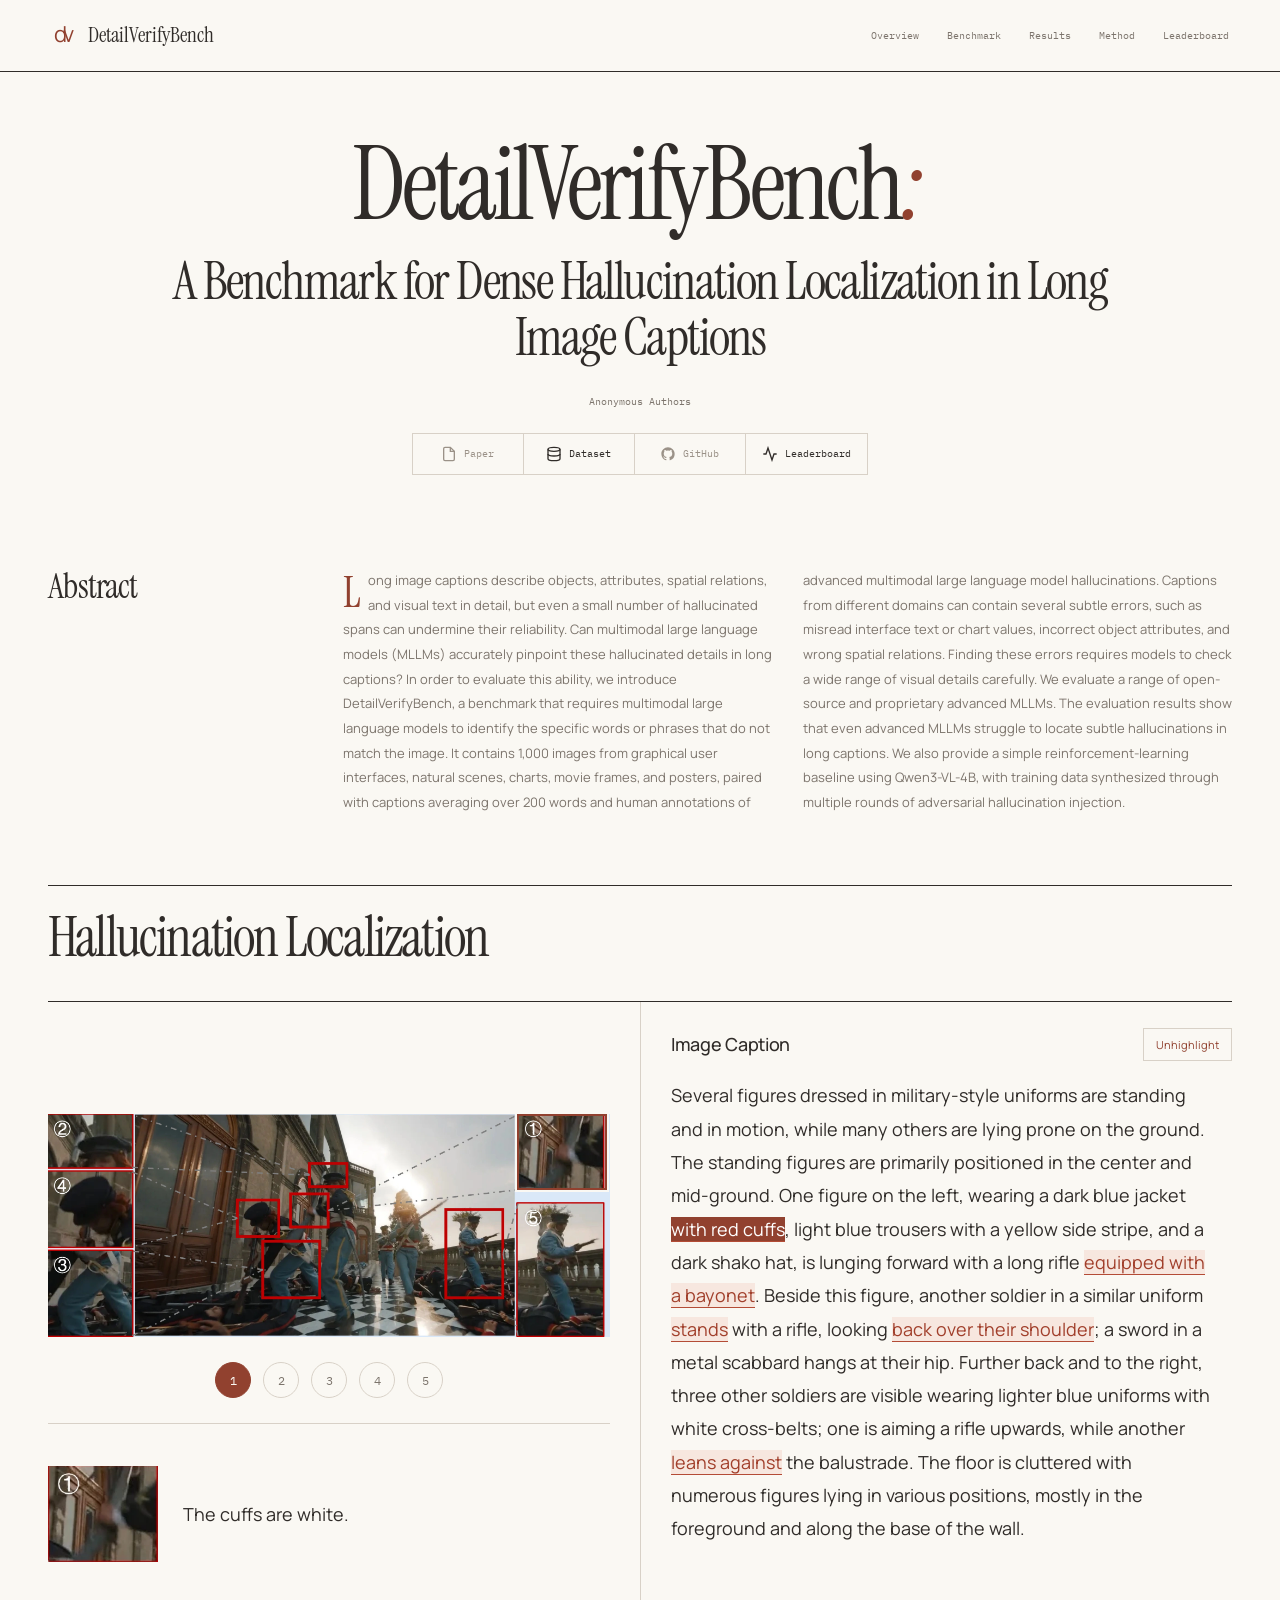
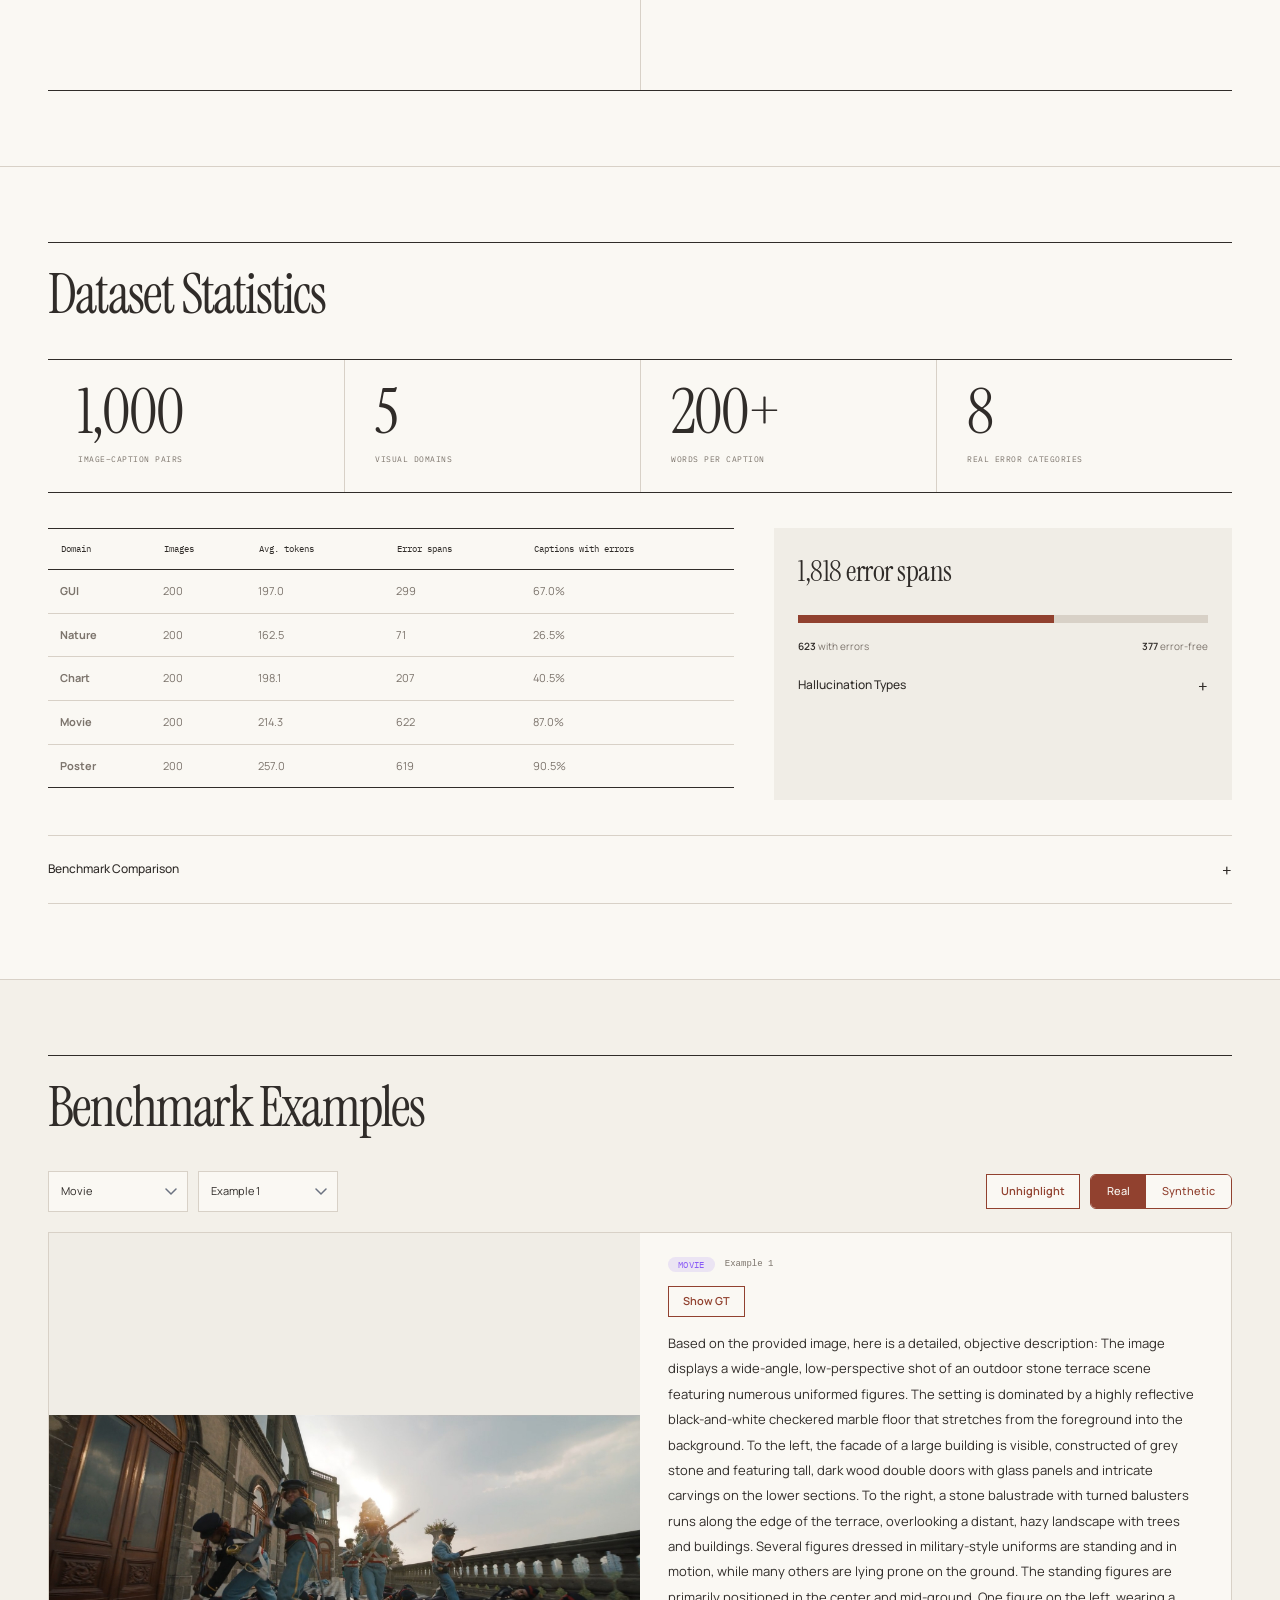
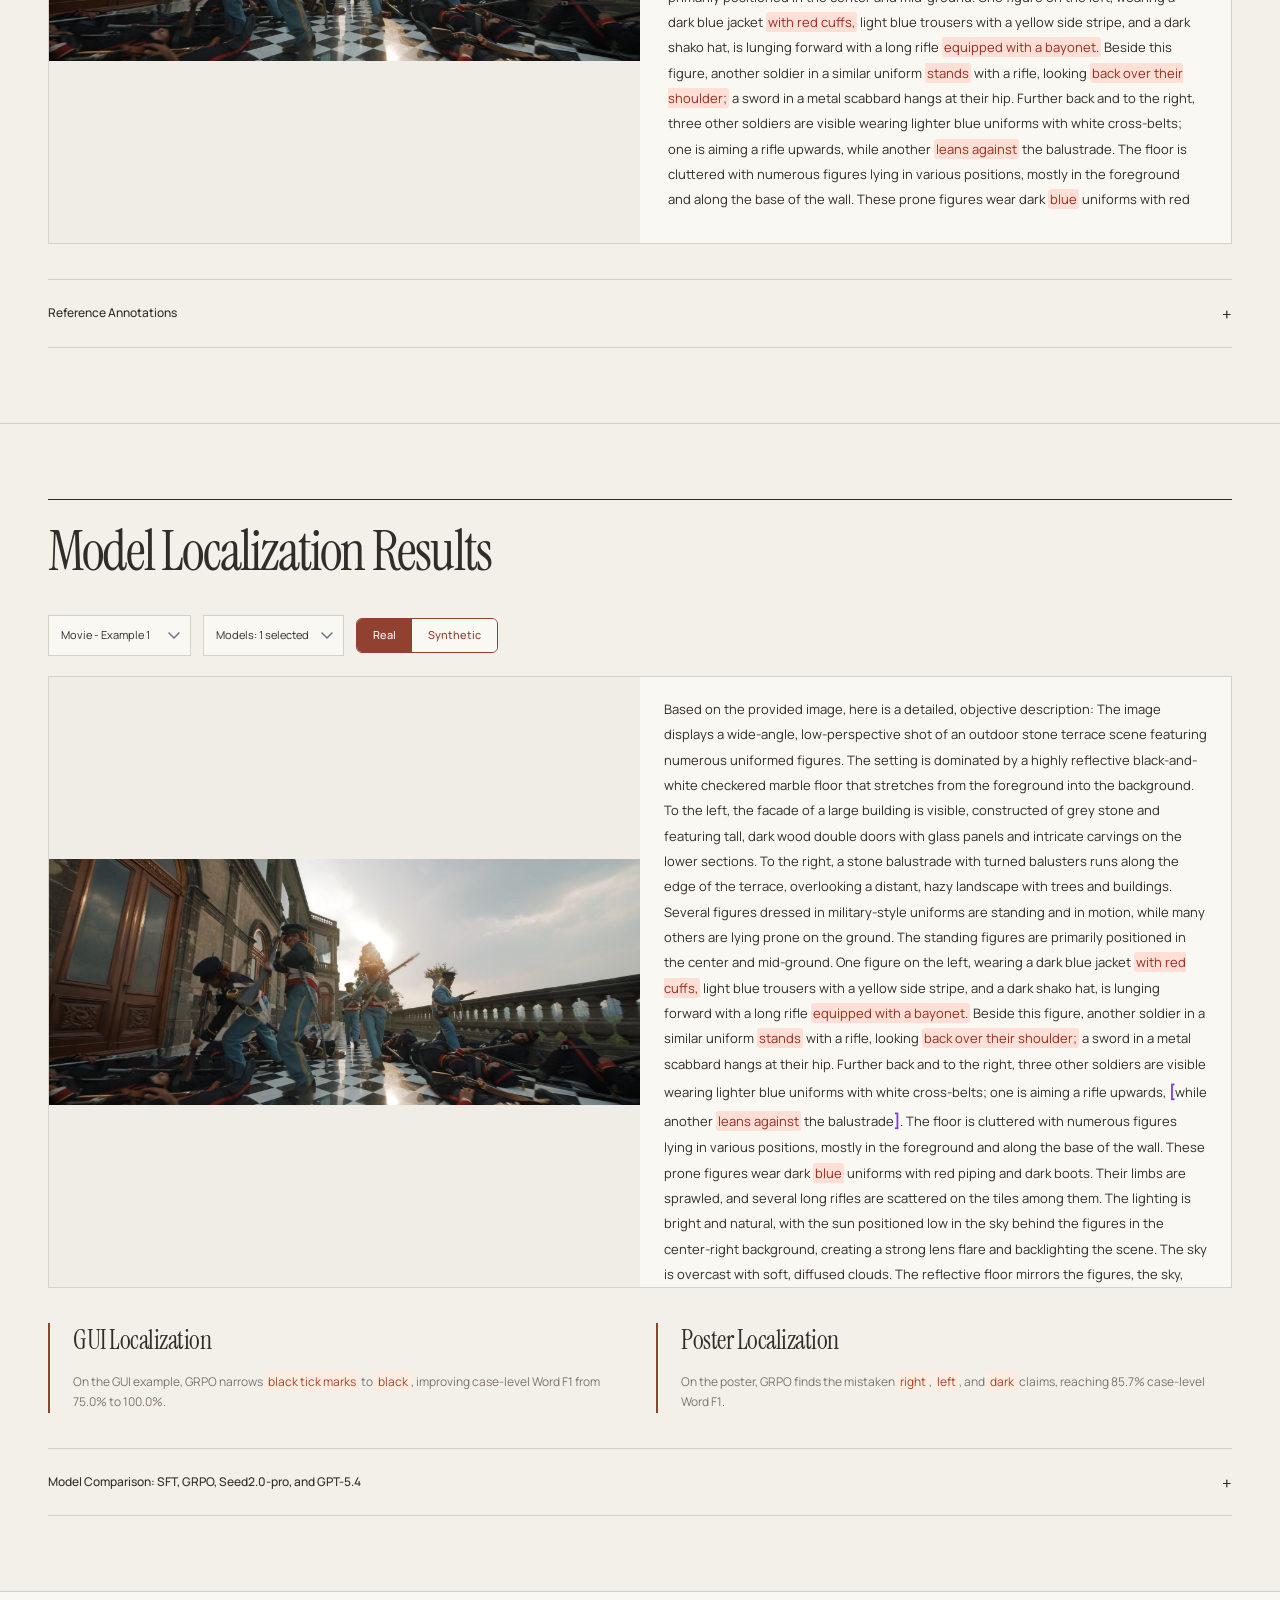
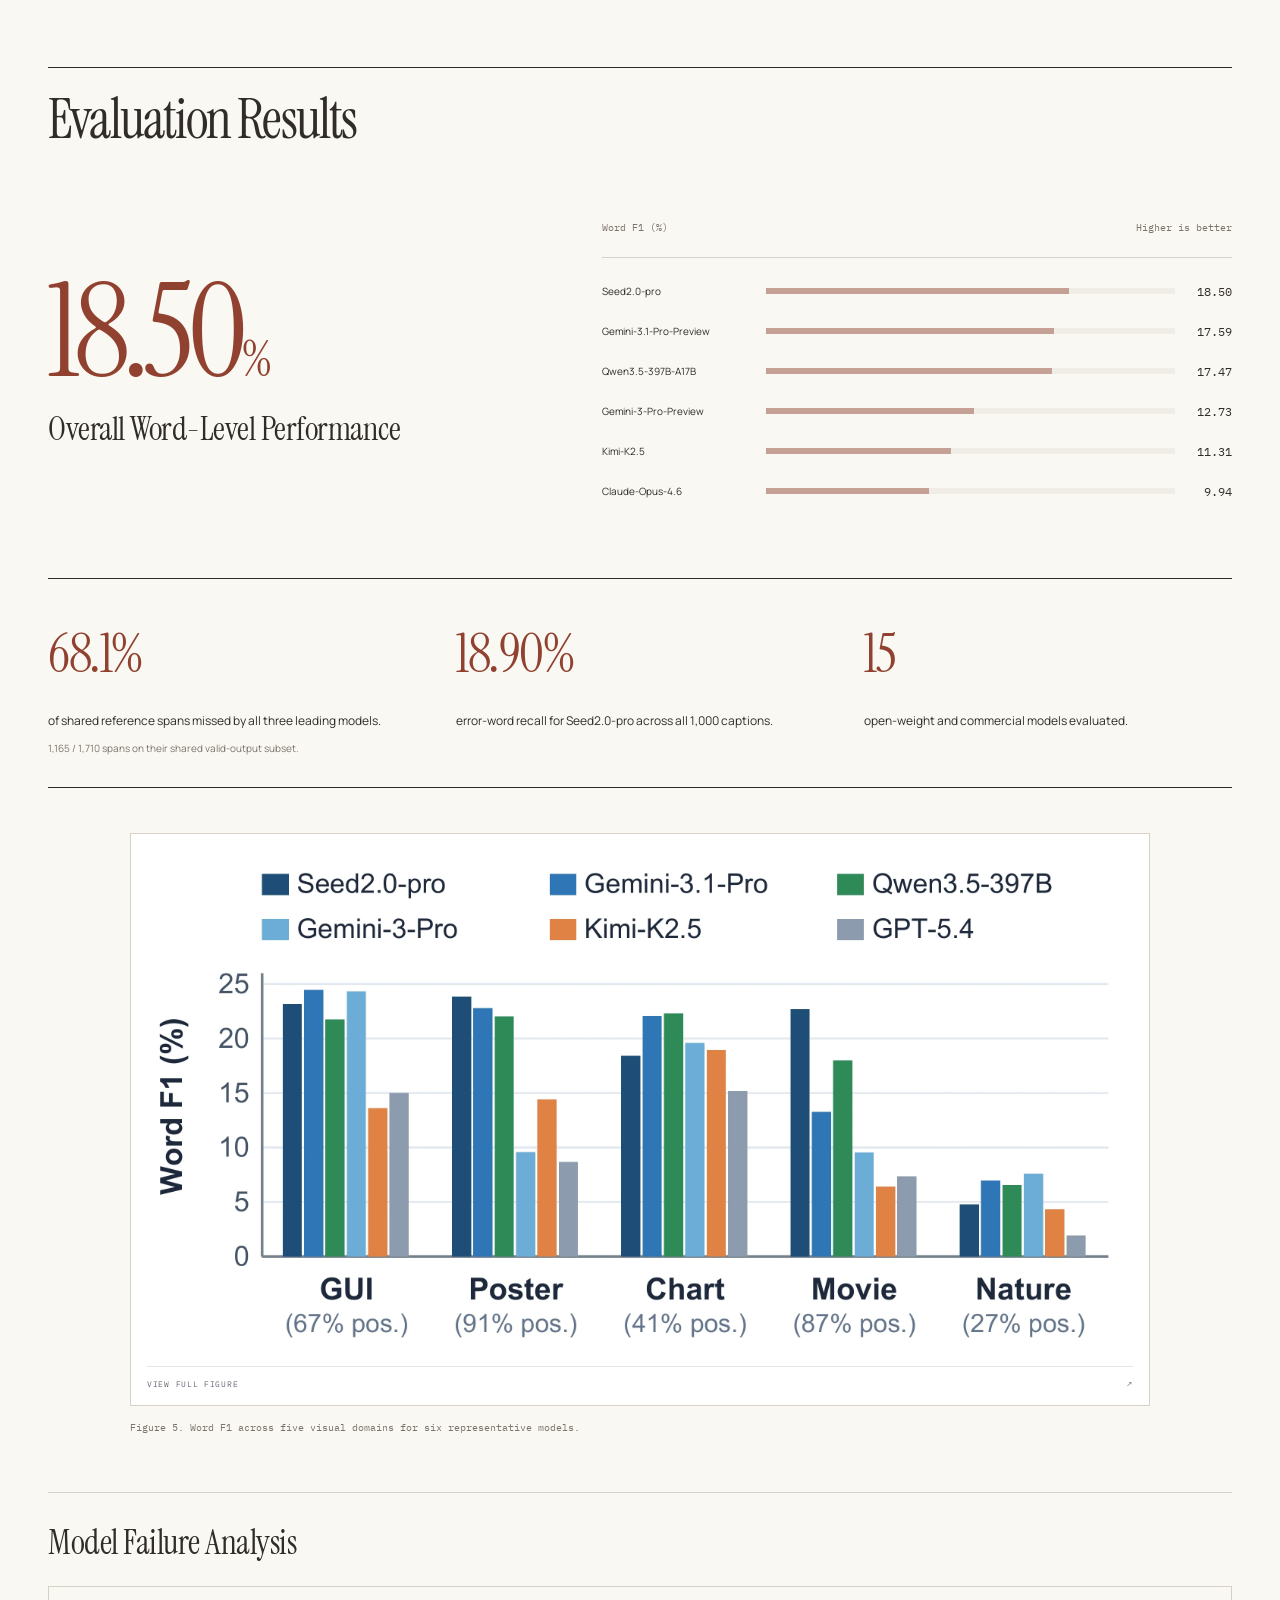
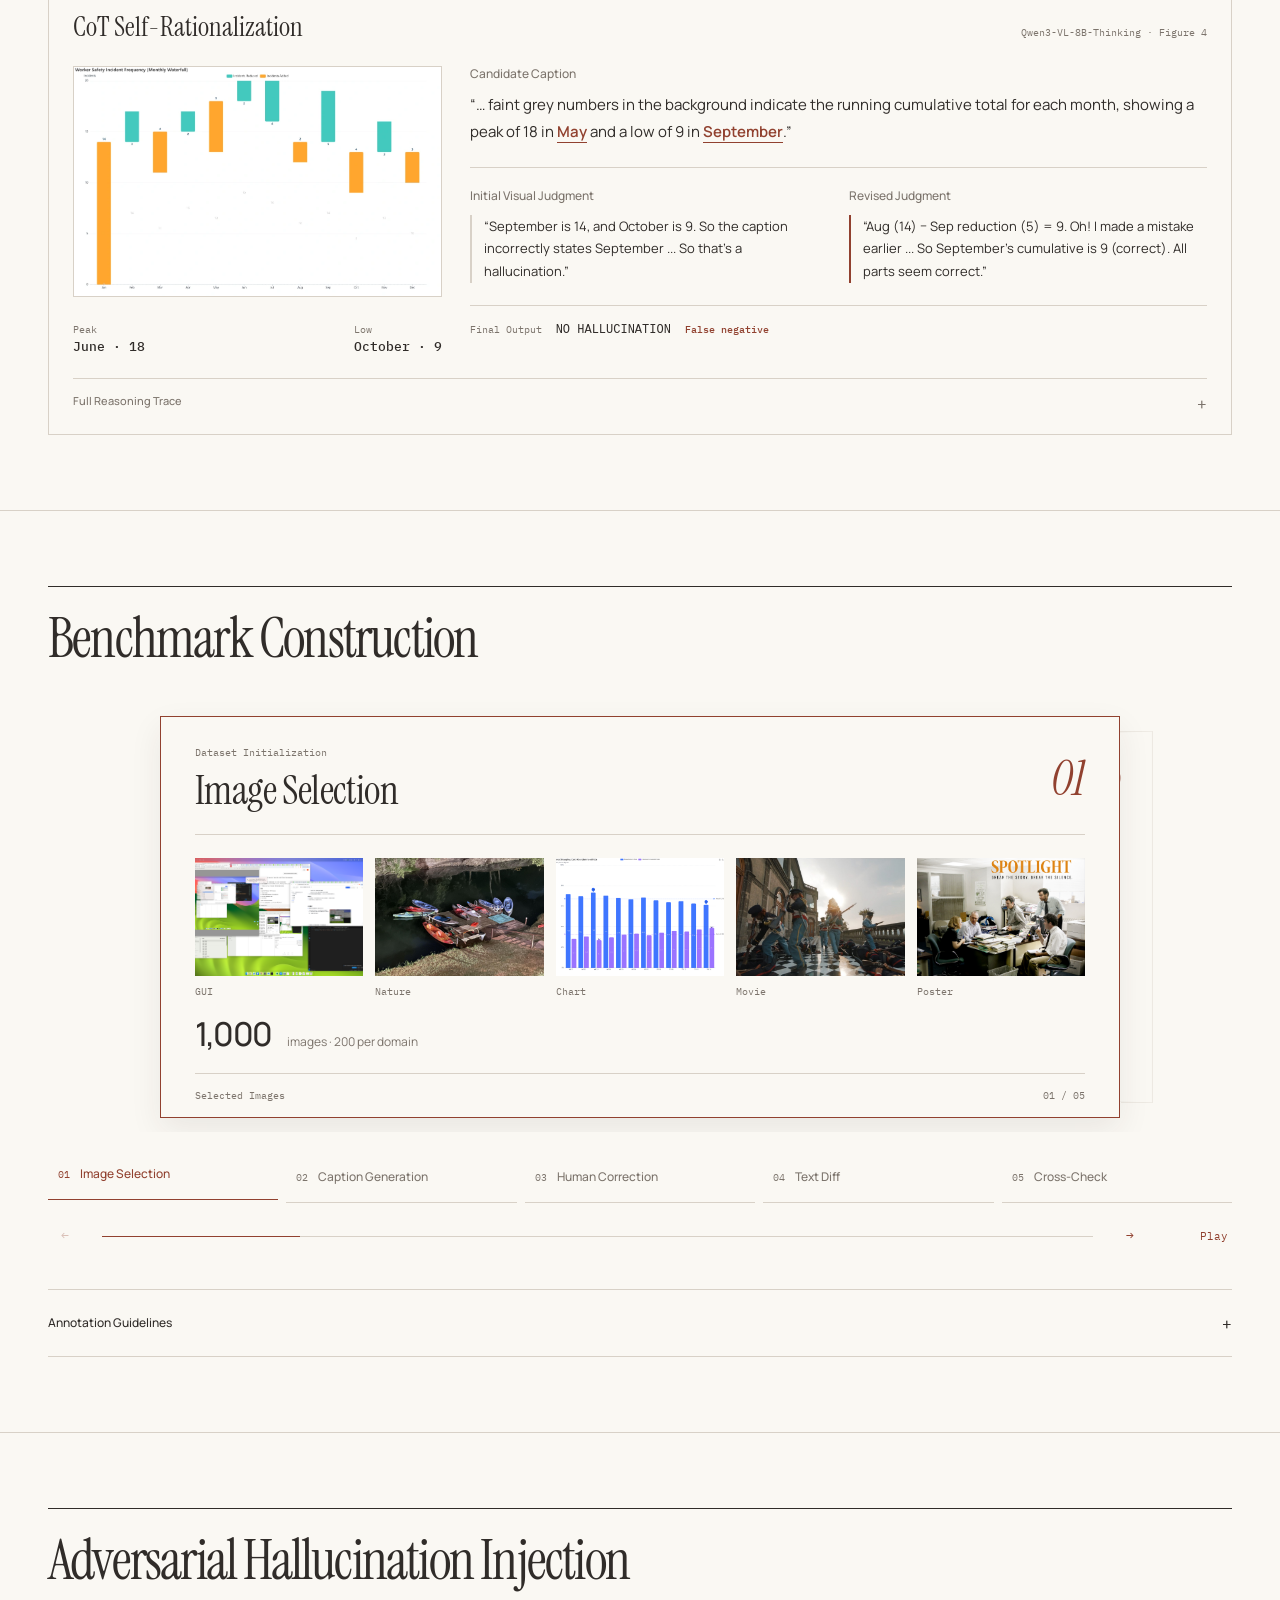
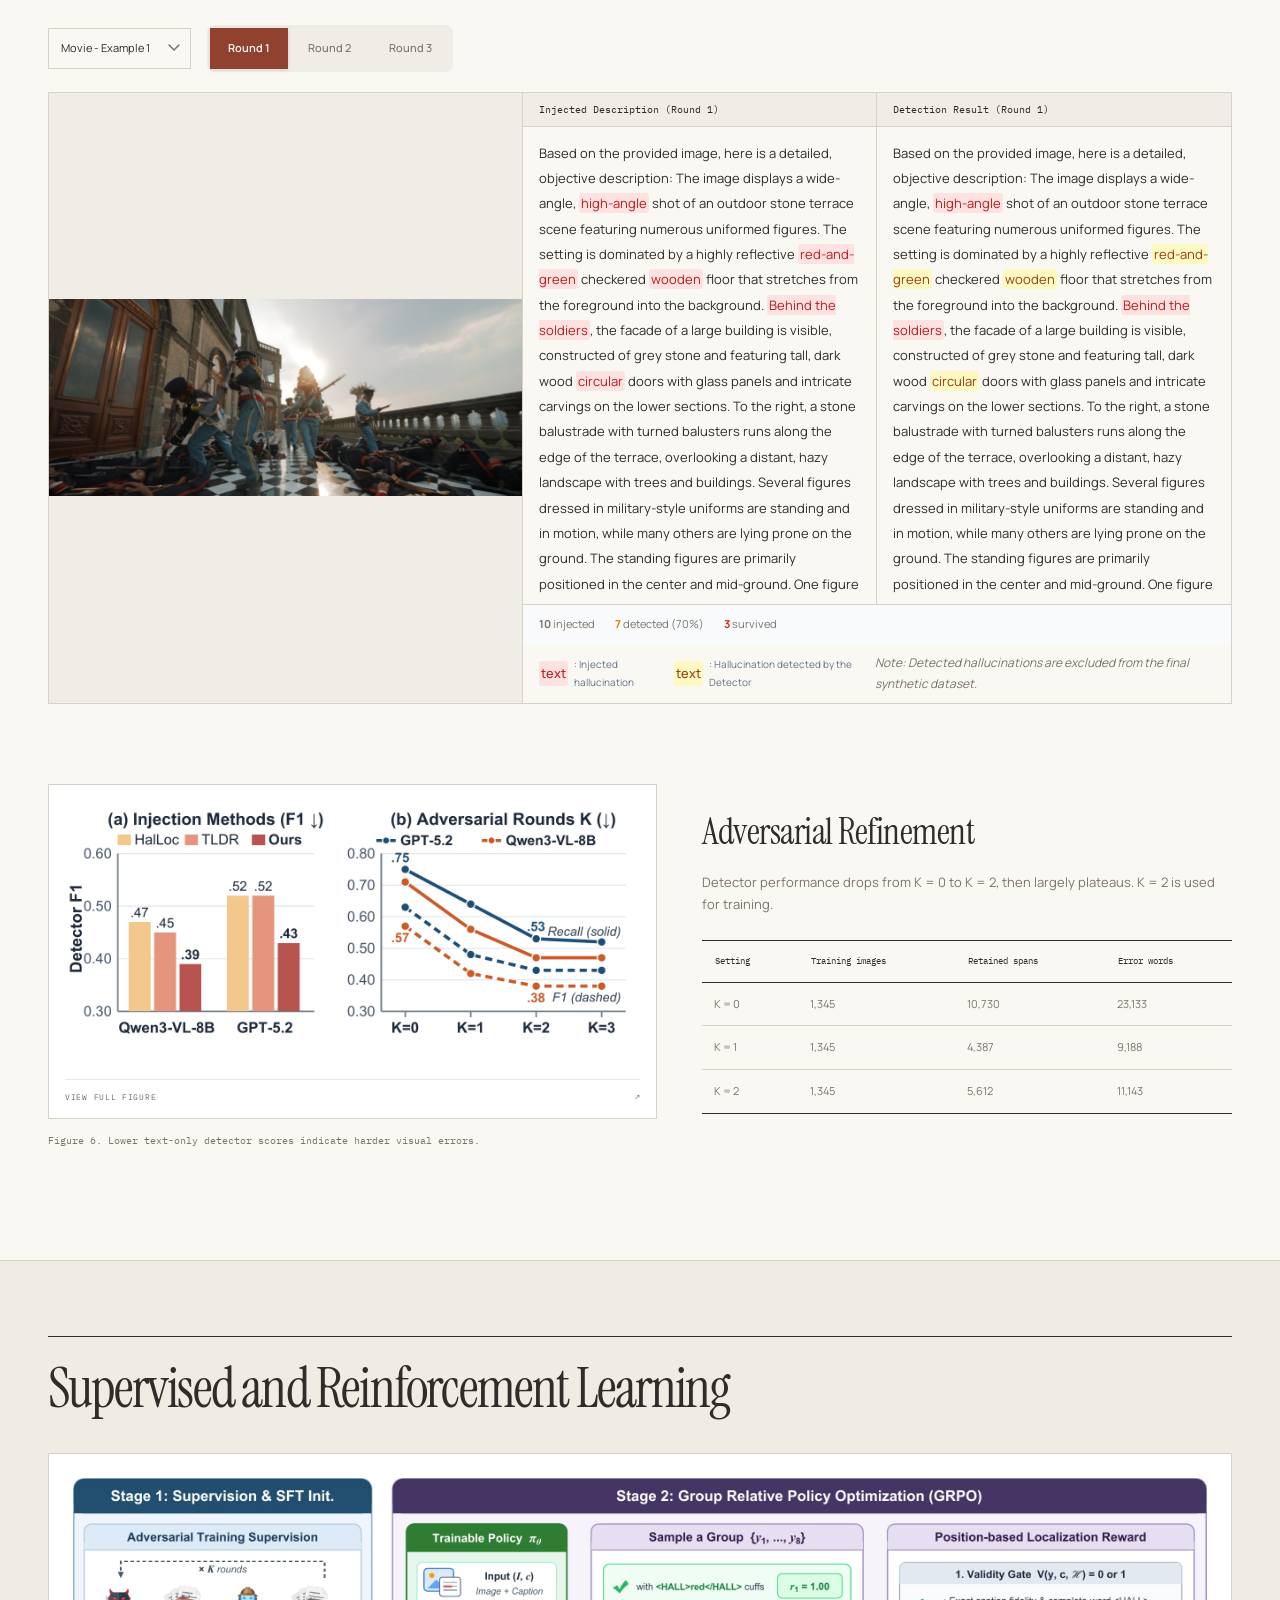
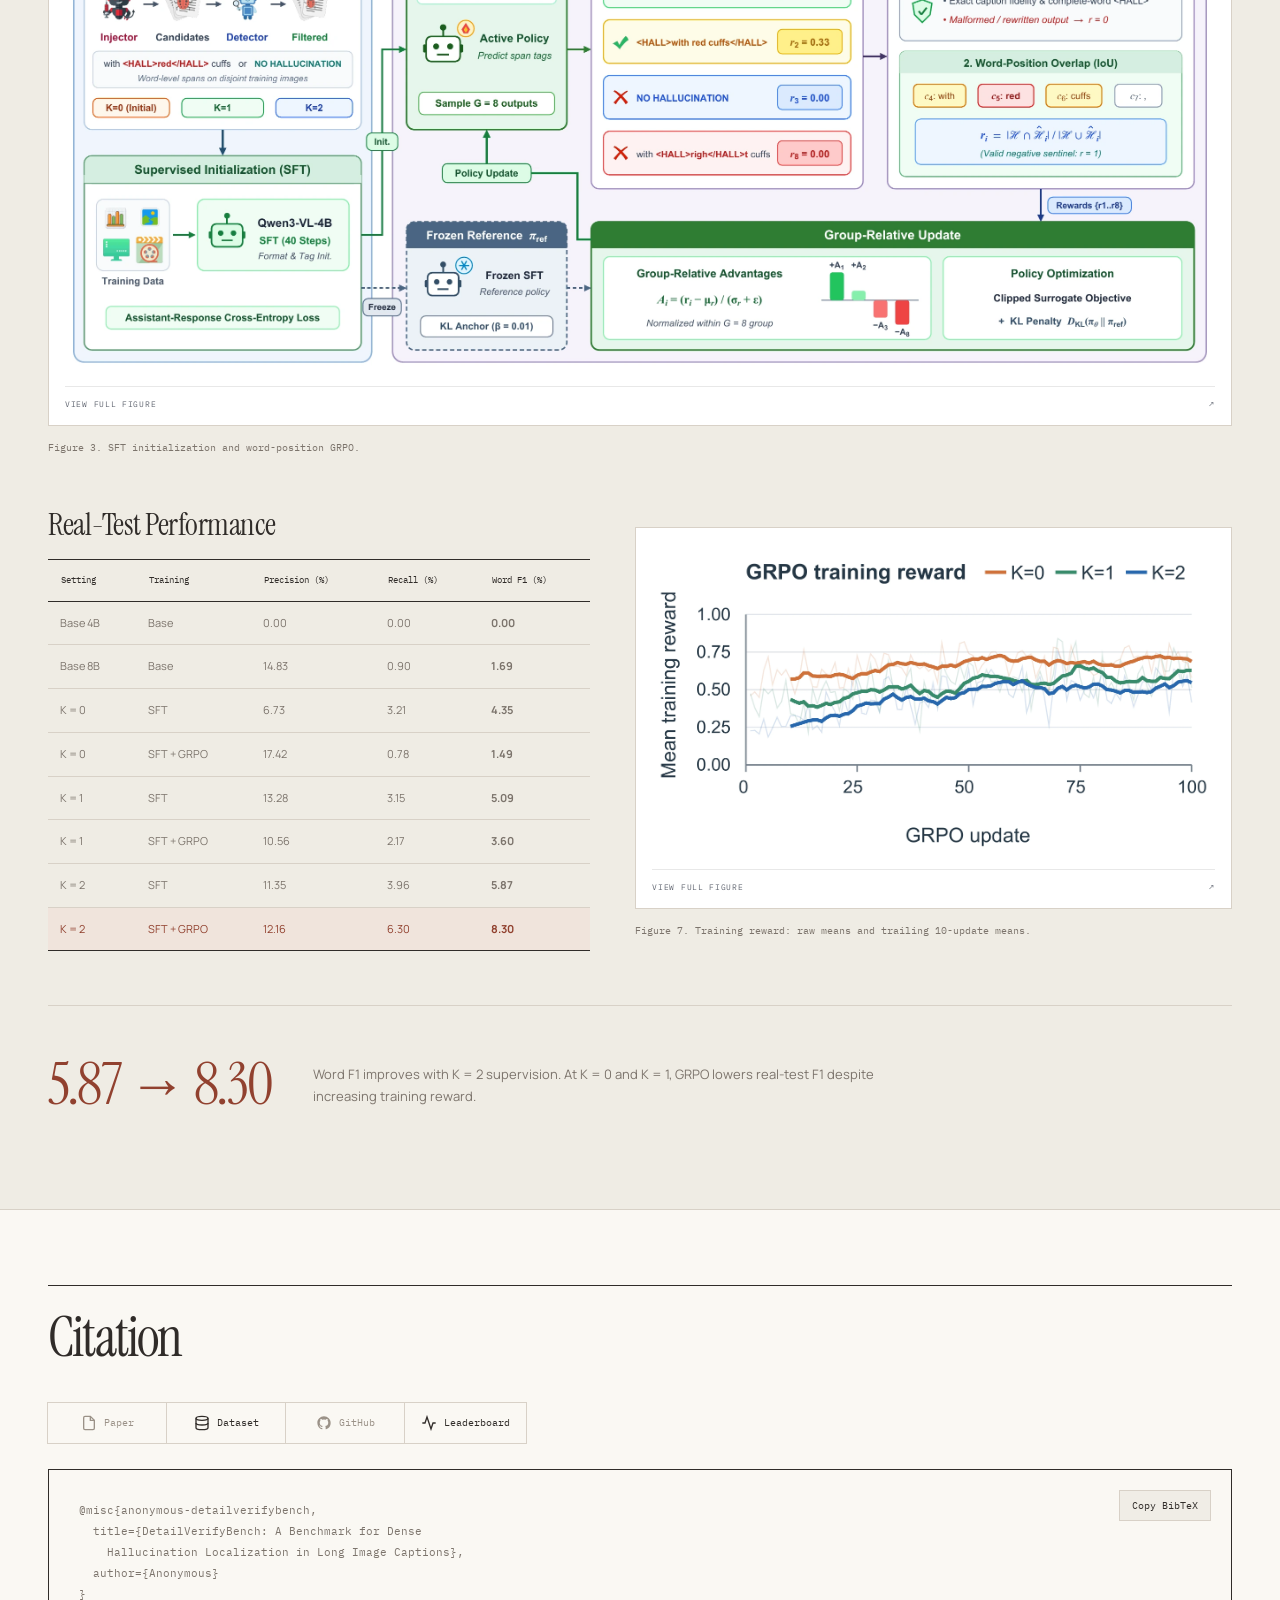
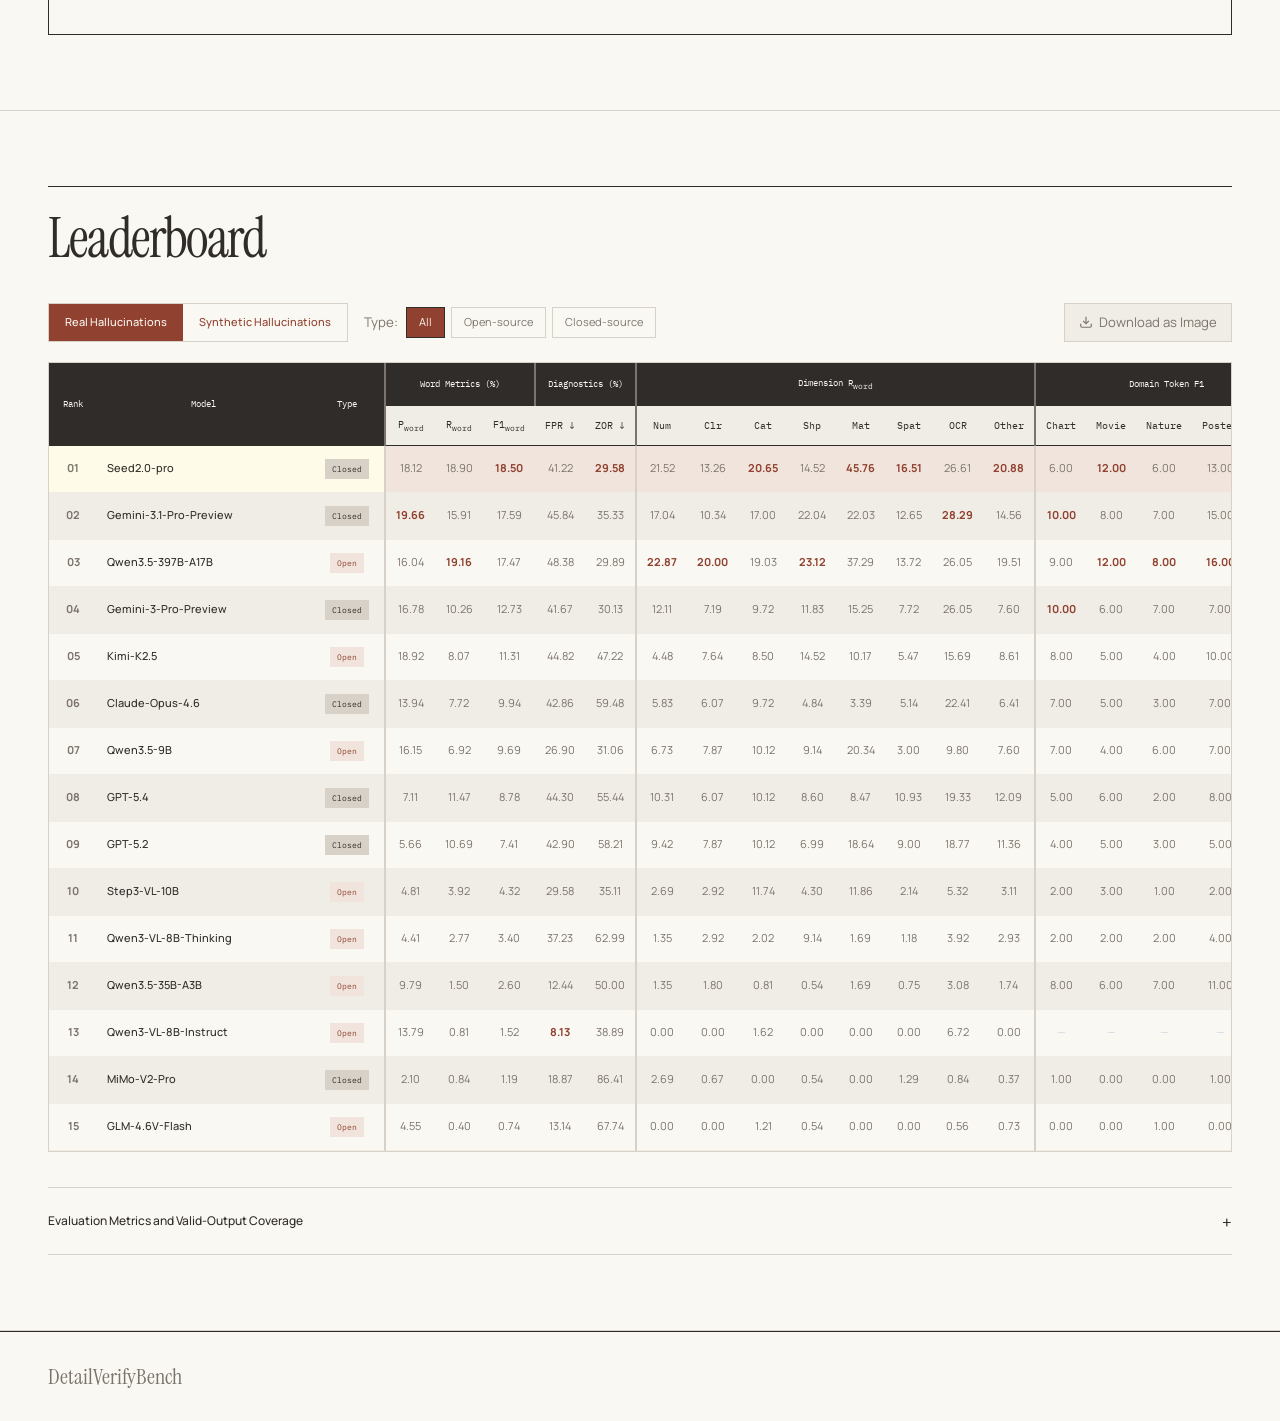
<file: index.html>
<!DOCTYPE html><html lang="en"><head><meta charset="UTF-8"><meta name="viewport" content="width=device-width,initial-scale=1"><title>DetailVerifyBench</title><meta name="description" content="A benchmark for dense hallucination localization in long image captions. 1,000 images, five domains, word-level annotations."><link rel="stylesheet" href="assets/shared/fonts.css"><link rel="stylesheet" href="assets/shared/legacy.css"><link rel="stylesheet" href="assets/shared/design.css"><link rel="stylesheet" href="style.css"><link rel="icon" href="favicon.svg" type="image/svg+xml"><link rel="stylesheet" href="assets/shared/reader.css?v=20261118-leaderboard-end"><link rel="stylesheet" href="assets/shared/construction.css?v=20261117-deck"><link rel="stylesheet" href="assets/shared/failure-case.css"></head><body data-theme="editorial" class="reader-edition"><nav class="site-nav" aria-label="Main navigation"><a class="nav-brand" href="#top"><span class="brand-icon">d<span>v</span></span>DetailVerifyBench</a><div class="nav-links"><a href="#task">Overview</a><a href="#overview">Benchmark</a><a href="#results">Results</a><a href="#training">Method</a><a href="#leaderboard">Leaderboard</a></div></nav><header class="hero" id="top"><div class="container"><h1 class="paper-title"><span class="title-name">DetailVerifyBench<span class="title-colon">:</span></span><span class="title-rest">A Benchmark for Dense Hallucination Localization in Long Image Captions</span></h1><p class="authors-anonymous">Anonymous Authors</p><div class="hero-buttons">
      <button type="button" class="btn" disabled="" title="Available after anonymous review">
        <svg viewBox="0 0 24 24" fill="none" stroke="currentColor" stroke-width="2"><path d="M14 2H6a2 2 0 0 0-2 2v16a2 2 0 0 0 2 2h12a2 2 0 0 0 2-2V8z"></path><polyline points="14 2 14 8 20 8"></polyline></svg>
        Paper
      </button>
      <a href="https://huggingface.co/datasets/zyxhhnkh/DetailVerifyBench" target="_blank" rel="noopener" class="btn">
        <svg viewBox="0 0 24 24" fill="none" stroke="currentColor" stroke-width="2"><ellipse cx="12" cy="5" rx="9" ry="3"></ellipse><path d="M21 12c0 1.66-4 3-9 3s-9-1.34-9-3"></path><path d="M3 5v14c0 1.66 4 3 9 3s9-1.34 9-3V5"></path></svg>
        Dataset
      </a>
      <button type="button" class="btn" disabled="" title="Available after anonymous review">
        <svg viewBox="0 0 24 24" fill="currentColor"><path d="M12 2C6.477 2 2 6.484 2 12.017c0 4.425 2.865 8.18 6.839 9.504.5.092.682-.217.682-.483 0-.237-.008-.868-.013-1.703-2.782.605-3.369-1.343-3.369-1.343-.454-1.158-1.11-1.466-1.11-1.466-.908-.62.069-.608.069-.608 1.003.07 1.531 1.032 1.531 1.032.892 1.53 2.341 1.088 2.91.832.092-.647.35-1.088.636-1.338-2.22-.253-4.555-1.113-4.555-4.951 0-1.093.39-1.988 1.029-2.688-.103-.253-.446-1.272.098-2.65 0 0 .84-.27 2.75 1.026A9.564 9.564 0 0 1 12 6.844a9.59 9.59 0 0 1 2.504.337c1.909-1.296 2.747-1.027 2.747-1.027.546 1.379.202 2.398.1 2.651.64.7 1.028 1.595 1.028 2.688 0 3.848-2.339 4.695-4.566 4.943.359.309.678.92.678 1.855 0 1.338-.012 2.419-.012 2.747 0 .268.18.58.688.482A10.02 10.02 0 0 0 22 12.017C22 6.484 17.522 2 12 2z"></path></svg>
        GitHub
      </button>
      <a href="#leaderboard" class="btn">
        <svg viewBox="0 0 24 24" fill="none" stroke="currentColor" stroke-width="2"><polyline points="22 12 18 12 15 21 9 3 6 12 2 12"></polyline></svg>
        Leaderboard
      </a>
    </div></div></header><main><section id="abstract" class="section abstract-section"><div class="container"><div class="section-heading"><h2>Abstract</h2></div><div class="abstract-row"><p class="abstract-text">Long image captions describe objects, attributes, spatial relations, and visual text in detail, but even a small number of hallucinated spans can undermine their reliability. Can multimodal large language models (MLLMs) accurately pinpoint these hallucinated details in long captions? In order to evaluate this ability, we introduce DetailVerifyBench, a benchmark that requires multimodal large language models to identify the specific words or phrases that do not match the image. It contains 1,000 images from graphical user interfaces, natural scenes, charts, movie frames, and posters, paired with captions averaging over 200 words and human annotations of advanced multimodal large language model hallucinations. Captions from different domains can contain several subtle errors, such as misread interface text or chart values, incorrect object attributes, and wrong spatial relations. Finding these errors requires models to check a wide range of visual details carefully. We evaluate a range of open-source and proprietary advanced MLLMs. The evaluation results show that even advanced MLLMs struggle to locate subtle hallucinations in long captions. We also provide a simple reinforcement-learning baseline using Qwen3-VL-4B, with training data synthesized through multiple rounds of adversarial hallucination injection.</p></div></div></section><section id="task" class="section task-section"><div class="container"><div class="section-heading"><h2>Hallucination Localization</h2></div>
<div class="movie-case" data-movie-case=""></div>
</div></section><section id="overview" class="section "><div class="container"><div class="section-heading"><h2>Dataset Statistics</h2></div><div class="stats-grid"><div class="stat-card"><div class="stat-number">1,000</div><div class="stat-label">image–caption pairs</div></div><div class="stat-card"><div class="stat-number">5</div><div class="stat-label">visual domains</div></div><div class="stat-card"><div class="stat-number">200+</div><div class="stat-label">words per caption</div></div><div class="stat-card"><div class="stat-number">8</div><div class="stat-label">real error categories</div></div></div><div class="overview-grid"><div><div class="table-wrapper"><table><thead><tr><th>Domain</th><th>Images</th><th>Avg. tokens</th><th>Error spans</th><th>Captions with errors</th></tr></thead><tbody><tr><td><strong>GUI</strong></td><td>200</td><td>197.0</td><td>299</td><td>67.0%</td></tr><tr><td><strong>Nature</strong></td><td>200</td><td>162.5</td><td>71</td><td>26.5%</td></tr><tr><td><strong>Chart</strong></td><td>200</td><td>198.1</td><td>207</td><td>40.5%</td></tr><tr><td><strong>Movie</strong></td><td>200</td><td>214.3</td><td>622</td><td>87.0%</td></tr><tr><td><strong>Poster</strong></td><td>200</td><td>257.0</td><td>619</td><td>90.5%</td></tr></tbody></table></div></div><div class="distribution"><h3>1,818 error spans</h3><div class="split-bar"><span style="width:62.3%"></span></div><div class="split-labels"><span><b>623</b> with errors</span><span><b>377</b> error-free</span></div><details><summary>Hallucination Types</summary><div class="type-row"><span>Number</span><div><i style="width:25.71%"></i></div><b>8.57%</b></div><div class="type-row"><span>Color</span><div><i style="width:51.06%"></i></div><b>17.02%</b></div><div class="type-row"><span>Category</span><div><i style="width:20.94%"></i></div><b>6.98%</b></div><div class="type-row"><span>Shape</span><div><i style="width:14.07%"></i></div><b>4.69%</b></div><div class="type-row"><span>Material</span><div><i style="width:5.4%"></i></div><b>1.80%</b></div><div class="type-row"><span>Spatial relation</span><div><i style="width:81.0%"></i></div><b>27.00%</b></div><div class="type-row"><span>OCR</span><div><i style="width:34.2%"></i></div><b>11.40%</b></div><div class="type-row"><span>Other</span><div><i style="width:67.59%"></i></div><b>22.53%</b></div><p class="small-note">Shares use 1,833 type assignments. Twelve spans have multiple labels.</p></details></div></div><details class="wide-details"><summary>Benchmark Comparison</summary><div class="table-wrapper"><table><thead><tr><th>Benchmark</th><th>Granularity</th><th>Reference caption required</th><th>Avg. length</th><th>Domains</th><th>Error types</th></tr></thead><tbody><tr><td>ALOHa</td><td>Span</td><td>Yes</td><td>~14 words</td><td>1</td><td>1</td></tr><tr><td>M-HalDet</td><td>Segment</td><td>No</td><td>~80 words</td><td>1</td><td>3</td></tr><tr><td>HalLoc</td><td>Token</td><td>No</td><td>~50 words</td><td>1</td><td>4</td></tr><tr><td>VisionHall</td><td>Span</td><td>Yes</td><td>~170 words</td><td>1</td><td>6</td></tr><tr class="row-focus"><td>DetailVerifyBench</td><td>Word</td><td>No</td><td>&gt;200 words</td><td>5</td><td>8</td></tr></tbody></table></div></details></div></section><section id="dataset" class="section section-alt"><div class="container"><div class="section-heading"><h2>Benchmark Examples</h2></div></div>  <!-- Examples Viewer — full width -->
  <div class="ex-viewer-outer">
    <div class="ex-controls">
      <div class="ex-selects"><label class="sr-only" for="ex-domain-sel">Visual domain</label><label class="sr-only" for="ex-image-sel">Example</label>
        <select id="ex-domain-sel" class="ex-select" onchange="setExDomain(this.value)">
          <option value="Movie">Movie</option>
          <option value="Poster">Poster</option>
          <option value="Nature">Nature</option>
          <option value="Chart">Chart</option>
          <option value="UI">GUI</option>
        </select>
        <select id="ex-image-sel" class="ex-select" onchange="setExImage(this.value)"></select>
      </div>
      <div class="ex-right-controls">
        <button id="btn-highlight" class="ex-gt-btn" onclick="toggleHighlight()">Unhighlight</button>
        <div class="ex-mode-toggle">
          <button class="ex-mode active" id="btn-natural" onclick="setExMode('natural')">Real</button>
          <button class="ex-mode" id="btn-synthetic" onclick="setExMode('synthetic')">Synthetic</button>
        </div>
      </div>
    </div>
    <div id="ex-viewer"></div>
  </div>
<div class="container"><details class="wide-details"><summary>Reference Annotations</summary><figure class="paper-figure "><button class="figure-open" data-figure="assets/shared/paper/annotation-examples-20261010.webp" aria-label="Enlarge GUI and Chart: complete captions, reference spans, and enlarged visual evidence."><img src="assets/shared/paper/annotation-examples-20261010.webp" alt="GUI and Chart: complete captions, reference spans, and enlarged visual evidence." loading="lazy"><span class="enlarge-label">View full figure <span>↗</span></span></button><figcaption>GUI and Chart: complete captions, reference spans, and enlarged visual evidence.</figcaption></figure></details></div></section><section id="detection-vis" class="section section-alt">
  <div class="container">
    <div class="section-heading"><h2>Model Localization Results</h2></div>
  </div>
  <div class="ex-viewer-outer">
    <div class="det-controls">
      <select id="det-example-sel" class="ex-select" onchange="setDetExample(this.value)"></select>
      <div class="det-model-dropdown" id="det-model-dropdown">
        <button class="ex-select det-model-btn" id="det-model-btn" onclick="toggleDetDropdown()">Models: <span id="det-model-count">1</span> selected</button>
        <div class="det-model-menu" id="det-model-menu"></div>
      </div>
      <div class="ex-mode-toggle">
        <button class="ex-mode active" id="det-btn-real" onclick="setDetMode('real')">Real</button>
        <button class="ex-mode" id="det-btn-synth" onclick="setDetMode('synthetic')">Synthetic</button>
      </div>
    </div>
    <div id="det-viewer" class="det-viewer-card"></div>
  </div>
<div class="container"><div class="case-notes"><article><h3>GUI Localization</h3><p>On the GUI example, GRPO narrows <mark>black tick marks</mark> to <mark>black</mark>, improving case-level Word F1 from 75.0% to 100.0%.</p></article><article><h3>Poster Localization</h3><p>On the poster, GRPO finds the mistaken <mark>right</mark>, <mark>left</mark>, and <mark>dark</mark> claims, reaching 85.7% case-level Word F1.</p></article></div><details class="wide-details"><summary>Model Comparison: SFT, GRPO, Seed2.0-pro, and GPT-5.4</summary><figure class="paper-figure "><button class="figure-open" data-figure="assets/shared/paper/localization-cases-reviewed-20261005.webp" aria-label="Enlarge Paper-reviewed GUI and Poster cases. Case scores are not overall benchmark scores."><img src="assets/shared/paper/localization-cases-reviewed-20261005.webp" alt="Paper-reviewed GUI and Poster cases. Case scores are not overall benchmark scores." loading="lazy"><span class="enlarge-label">View full figure <span>↗</span></span></button><figcaption>GUI and Poster: reference annotations and model predictions.</figcaption></figure></details></div></section><section id="results" class="section">
  <div class="container">
    <div class="section-heading"><h2>Evaluation Results</h2></div><div class="results-overview"><div class="result-statement"><span class="result-number">18.50<span>%</span></span><h3>Overall Word-Level Performance</h3></div><div class="rank-chart"><div class="chart-heading"><span>Word F1 (%)</span><span>Higher is better</span></div><div class="rank-bar"><span>Seed2.0-pro</span><div><i style="width:74.0%"></i></div><b>18.50</b></div><div class="rank-bar"><span>Gemini-3.1-Pro-Preview</span><div><i style="width:70.36%"></i></div><b>17.59</b></div><div class="rank-bar"><span>Qwen3.5-397B-A17B</span><div><i style="width:69.88%"></i></div><b>17.47</b></div><div class="rank-bar"><span>Gemini-3-Pro-Preview</span><div><i style="width:50.92%"></i></div><b>12.73</b></div><div class="rank-bar"><span>Kimi-K2.5</span><div><i style="width:45.24%"></i></div><b>11.31</b></div><div class="rank-bar"><span>Claude-Opus-4.6</span><div><i style="width:39.76%"></i></div><b>9.94</b></div></div></div><div class="findings-row"><div><strong>68.1%</strong><p>of shared reference spans missed by all three leading models.</p><small>1,165 / 1,710 spans on their shared valid-output subset.</small></div><div><strong>18.90%</strong><p>error-word recall for Seed2.0-pro across all 1,000 captions.</p></div><div><strong>15</strong><p>open-weight and commercial models evaluated.</p></div></div><figure class="paper-figure domain-chart"><button class="figure-open" data-figure="assets/shared/paper/domain-localization-comparison.webp" aria-label="Enlarge Figure 5. Word F1 across five visual domains for six representative models."><img src="assets/shared/paper/domain-localization-comparison.webp" alt="Figure 5. Word F1 across five visual domains for six representative models." loading="lazy"><span class="enlarge-label">View full figure <span>↗</span></span></button><figcaption>Figure 5. Word F1 across five visual domains for six representative models.</figcaption></figure></div><div class="container"><div class="failure-analysis" id="reasoning"><h3>Model Failure Analysis</h3><article class="failure-case"><div class="failure-case-heading"><h4>CoT Self-Rationalization</h4><span>Qwen3-VL-8B-Thinking · Figure 4</span></div><div class="failure-case-grid"><figure class="failure-chart"><img src="assets/shared/cases/cot-0.webp" alt="Waterfall chart used in the paper’s CoT failure case" loading="lazy"><figcaption><span>Peak <b>June · 18</b></span><span>Low <b>October · 9</b></span></figcaption></figure><div class="failure-evidence"><div class="failure-caption"><h5>Candidate Caption</h5><p>“… faint grey numbers in the background indicate the running cumulative total for each month, showing a peak of 18 in <mark>May</mark> and a low of 9 in <mark>September</mark>.”</p></div><div class="failure-judgments"><div><h5>Initial Visual Judgment</h5><blockquote>“September is 14, and October is 9. So the caption incorrectly states September ... So that’s a hallucination.”</blockquote></div><div><h5>Revised Judgment</h5><blockquote>“Aug (14) − Sep reduction (5) = 9. Oh! I made a mistake earlier ... So September’s cumulative is 9 (correct). All parts seem correct.”</blockquote></div></div><div class="failure-outcome"><span>Final Output</span><code>NO HALLUCINATION</code><b>False negative</b></div></div></div><details class="failure-source"><summary>Full Reasoning Trace</summary><img src="assets/shared/paper/cot-self-rationalization-case.webp" alt="Figure 4: original caption, chart evidence and the complete reasoning excerpts" loading="lazy"><a href="assets/shared/paper/cot-self-rationalization-case.pdf" target="_blank" rel="noopener">Figure 4 PDF ↗</a></details></article></div></div></section><section id="pipeline" class="section "><div class="container"><div class="section-heading"><h2>Benchmark Construction</h2></div><div data-construction></div><details class="wide-details"><summary>Annotation Guidelines</summary><table class="annotation-guidelines"><tbody><tr><td>Category</td><td>outline of a <mark>feline head</mark></td></tr><tr><td>Attribute</td><td>jacket with <mark>red</mark> cuffs</td></tr><tr><td>Relation</td><td>upward and <mark>to the right</mark></td></tr><tr><td>OCR</td><td><mark>9.3</mark> in 2024 Q1</td></tr></tbody></table></details></div></section><section id="injection-demo" class="section">
  <div class="container">
    <div class="section-heading"><h2>Adversarial Hallucination Injection</h2></div>
  </div>
  <div class="ex-viewer-outer">
    <div class="inj-controls">
      <select id="inj-example-sel" class="ex-select" onchange="setInjExample(this.value)"></select>
      <div class="inj-round-tabs">
        <button class="pipe-tab active" onclick="setInjRound(0)">Round 1</button>
        <button class="pipe-tab" onclick="setInjRound(1)">Round 2</button>
        <button class="pipe-tab" onclick="setInjRound(2)">Round 3</button>
      </div>
    </div>
    <div id="inj-viewer" class="inj-viewer-card"></div>
  </div>
<div class="container"><div class="ablation-grid"><figure class="paper-figure "><button class="figure-open" data-figure="assets/shared/paper/injection-ablation-comparison.webp" aria-label="Enlarge Figure 6. Lower text-only detector scores indicate harder visual errors."><img src="assets/shared/paper/injection-ablation-comparison.webp" alt="Figure 6. Lower text-only detector scores indicate harder visual errors." loading="lazy"><span class="enlarge-label">View full figure <span>↗</span></span></button><figcaption>Figure 6. Lower text-only detector scores indicate harder visual errors.</figcaption></figure><div class="ablation-copy"><h3>Adversarial Refinement</h3><p>Detector performance drops from K = 0 to K = 2, then largely plateaus. K = 2 is used for training.</p><div class="table-wrapper"><table><thead><tr><th>Setting</th><th>Training images</th><th>Retained spans</th><th>Error words</th></tr></thead><tbody><tr><td>K = 0</td><td>1,345</td><td>10,730</td><td>23,133</td></tr><tr><td>K = 1</td><td>1,345</td><td>4,387</td><td>9,188</td></tr><tr><td>K = 2</td><td>1,345</td><td>5,612</td><td>11,143</td></tr></tbody></table></div></div></div></div></section><section id="training" class="section training-section"><div class="container"><div class="section-heading"><h2>Supervised and Reinforcement Learning</h2></div><figure class="paper-figure "><button class="figure-open" data-figure="assets/shared/paper/grpo-method-word-20261009.webp" aria-label="Enlarge Figure 3. SFT initialization and word-position GRPO."><img src="assets/shared/paper/grpo-method-word-20261009.webp" alt="Figure 3. SFT initialization and word-position GRPO." loading="lazy"><span class="enlarge-label">View full figure <span>↗</span></span></button><figcaption>Figure 3. SFT initialization and word-position GRPO.</figcaption></figure><div class="training-grid"><div><h3>Real-Test Performance</h3><div class="table-wrapper"><table><thead><tr><th>Setting</th><th>Training</th><th>Precision (%)</th><th>Recall (%)</th><th>Word F1 (%)</th></tr></thead><tbody><tr class=""><td>Base 4B</td><td>Base</td><td>0.00</td><td>0.00</td><td><b>0.00</b></td></tr><tr class=""><td>Base 8B</td><td>Base</td><td>14.83</td><td>0.90</td><td><b>1.69</b></td></tr><tr class=""><td>K = 0</td><td>SFT</td><td>6.73</td><td>3.21</td><td><b>4.35</b></td></tr><tr class=""><td>K = 0</td><td>SFT + GRPO</td><td>17.42</td><td>0.78</td><td><b>1.49</b></td></tr><tr class=""><td>K = 1</td><td>SFT</td><td>13.28</td><td>3.15</td><td><b>5.09</b></td></tr><tr class=""><td>K = 1</td><td>SFT + GRPO</td><td>10.56</td><td>2.17</td><td><b>3.60</b></td></tr><tr class=""><td>K = 2</td><td>SFT</td><td>11.35</td><td>3.96</td><td><b>5.87</b></td></tr><tr class="row-focus"><td>K = 2</td><td>SFT + GRPO</td><td>12.16</td><td>6.30</td><td><b>8.30</b></td></tr></tbody></table></div></div><figure class="paper-figure "><button class="figure-open" data-figure="assets/shared/paper/grpo-training-reward-20261108.webp" aria-label="Enlarge Figure 7. Training reward: raw means and trailing 10-update means."><img src="assets/shared/paper/grpo-training-reward-20261108.webp" alt="Figure 7. Training reward: raw means and trailing 10-update means." loading="lazy"><span class="enlarge-label">View full figure <span>↗</span></span></button><figcaption>Figure 7. Training reward: raw means and trailing 10-update means.</figcaption></figure></div><div class="training-takeaway"><b>5.87 → 8.30</b><p>Word F1 improves with K = 2 supervision. At K = 0 and K = 1, GRPO lowers real-test F1 despite increasing training reward.</p></div></div></section><section id="citation" class="section "><div class="container"><div class="section-heading"><h2>Citation</h2></div><div class="resource-row"><div class="hero-buttons">
      <button type="button" class="btn" disabled="" title="Available after anonymous review">
        <svg viewBox="0 0 24 24" fill="none" stroke="currentColor" stroke-width="2"><path d="M14 2H6a2 2 0 0 0-2 2v16a2 2 0 0 0 2 2h12a2 2 0 0 0 2-2V8z"></path><polyline points="14 2 14 8 20 8"></polyline></svg>
        Paper
      </button>
      <a href="https://huggingface.co/datasets/zyxhhnkh/DetailVerifyBench" target="_blank" rel="noopener" class="btn">
        <svg viewBox="0 0 24 24" fill="none" stroke="currentColor" stroke-width="2"><ellipse cx="12" cy="5" rx="9" ry="3"></ellipse><path d="M21 12c0 1.66-4 3-9 3s-9-1.34-9-3"></path><path d="M3 5v14c0 1.66 4 3 9 3s9-1.34 9-3V5"></path></svg>
        Dataset
      </a>
      <button type="button" class="btn" disabled="" title="Available after anonymous review">
        <svg viewBox="0 0 24 24" fill="currentColor"><path d="M12 2C6.477 2 2 6.484 2 12.017c0 4.425 2.865 8.18 6.839 9.504.5.092.682-.217.682-.483 0-.237-.008-.868-.013-1.703-2.782.605-3.369-1.343-3.369-1.343-.454-1.158-1.11-1.466-1.11-1.466-.908-.62.069-.608.069-.608 1.003.07 1.531 1.032 1.531 1.032.892 1.53 2.341 1.088 2.91.832.092-.647.35-1.088.636-1.338-2.22-.253-4.555-1.113-4.555-4.951 0-1.093.39-1.988 1.029-2.688-.103-.253-.446-1.272.098-2.65 0 0 .84-.27 2.75 1.026A9.564 9.564 0 0 1 12 6.844a9.59 9.59 0 0 1 2.504.337c1.909-1.296 2.747-1.027 2.747-1.027.546 1.379.202 2.398.1 2.651.64.7 1.028 1.595 1.028 2.688 0 3.848-2.339 4.695-4.566 4.943.359.309.678.92.678 1.855 0 1.338-.012 2.419-.012 2.747 0 .268.18.58.688.482A10.02 10.02 0 0 0 22 12.017C22 6.484 17.522 2 12 2z"></path></svg>
        GitHub
      </button>
      <a href="#leaderboard" class="btn">
        <svg viewBox="0 0 24 24" fill="none" stroke="currentColor" stroke-width="2"><polyline points="22 12 18 12 15 21 9 3 6 12 2 12"></polyline></svg>
        Leaderboard
      </a>
    </div></div><div class="citation-block"><button class="copy-citation" id="copy-citation">Copy BibTeX</button><pre id="bibtex">@misc{anonymous-detailverifybench,
  title={DetailVerifyBench: A Benchmark for Dense
    Hallucination Localization in Long Image Captions},
  author={Anonymous}
}</pre></div></div></section><section id="leaderboard" class="section leaderboard-section"><div class="leaderboard-block"><div class="container"><div class="section-heading"><h2>Leaderboard</h2></div>

    <div class="lb-controls">
      <div class="lb-left">
        <div class="lb-tabs">
          <button class="lb-tab active" onclick="switchTab('real')">Real Hallucinations</button>
          <button class="lb-tab" onclick="switchTab('synthetic')">Synthetic Hallucinations</button>
        </div>
        <div class="lb-filter">
          <span class="lb-filter-label">Type:</span>
          <button class="filter-btn active" onclick="setFilter('all')">All</button>
          <button class="filter-btn" onclick="setFilter('open')">Open-source</button>
          <button class="filter-btn" onclick="setFilter('closed')">Closed-source</button>
        </div>
      </div>
      <button class="download-btn" onclick="downloadTable()">
        <svg viewBox="0 0 24 24" fill="none" stroke="currentColor" stroke-width="2"><path d="M21 15v4a2 2 0 0 1-2 2H5a2 2 0 0 1-2-2v-4"></path><polyline points="7 10 12 15 17 10"></polyline><line x1="12" y1="15" x2="12" y2="3"></line></svg>
        Download as Image
      </button>
    </div>

    <div id="lb-container" class="lb-table-wrap">
      <table id="lb-table">
        <thead id="lb-thead"></thead>
        <tbody id="lb-tbody"></tbody>
      </table>
    </div>

  </div>
<div class="container"><details class="wide-details"><summary>Evaluation Metrics and Valid-Output Coverage</summary><div class="metric-explainer"><p><b>Precision:</b> how many marked words are actually errors.</p><p><b>Recall:</b> how many true error words are found.</p><p><b>FPR:</b> false alarms among valid outputs for error-free captions.</p><p><b>ZOR:</b> valid nonempty predictions that overlap no reference error word.</p><p><b>Scoring units:</b> real-test results use words; synthetic and domain results use tokens.</p></div><div id="coverage-table"></div><p class="small-note">Invalid outputs count as empty predictions in Word scoring. FPR and ZOR use the valid-output subsets described in the paper.</p></details></div></div></section>
</main><footer><div class="container"><a href="#top" class="footer-brand">DetailVerifyBench</a></div></footer><dialog id="figure-dialog"><button id="close-figure" aria-label="Close figure">×</button><div class="figure-scroll"><img id="dialog-figure" alt="Enlarged paper figure"></div></dialog><script src="assets/shared/vendor/html2canvas.min.js"></script><script src="assets/shared/paper-data.js"></script><script src="assets/shared/legacy-data.js"></script><script src="assets/shared/legacy.js"></script><script src="assets/shared/retained.js?v=20261117-deck"></script><script src="assets/shared/movie-data.js?v=20261117-excerpt"></script><script src="assets/shared/movie-case.js?v=20261117-excerpt"></script><script src="assets/shared/reader.js?v=20261117-deck2"></script><script src="assets/shared/construction.js?v=20261117-deck2"></script></body></html>
</file>
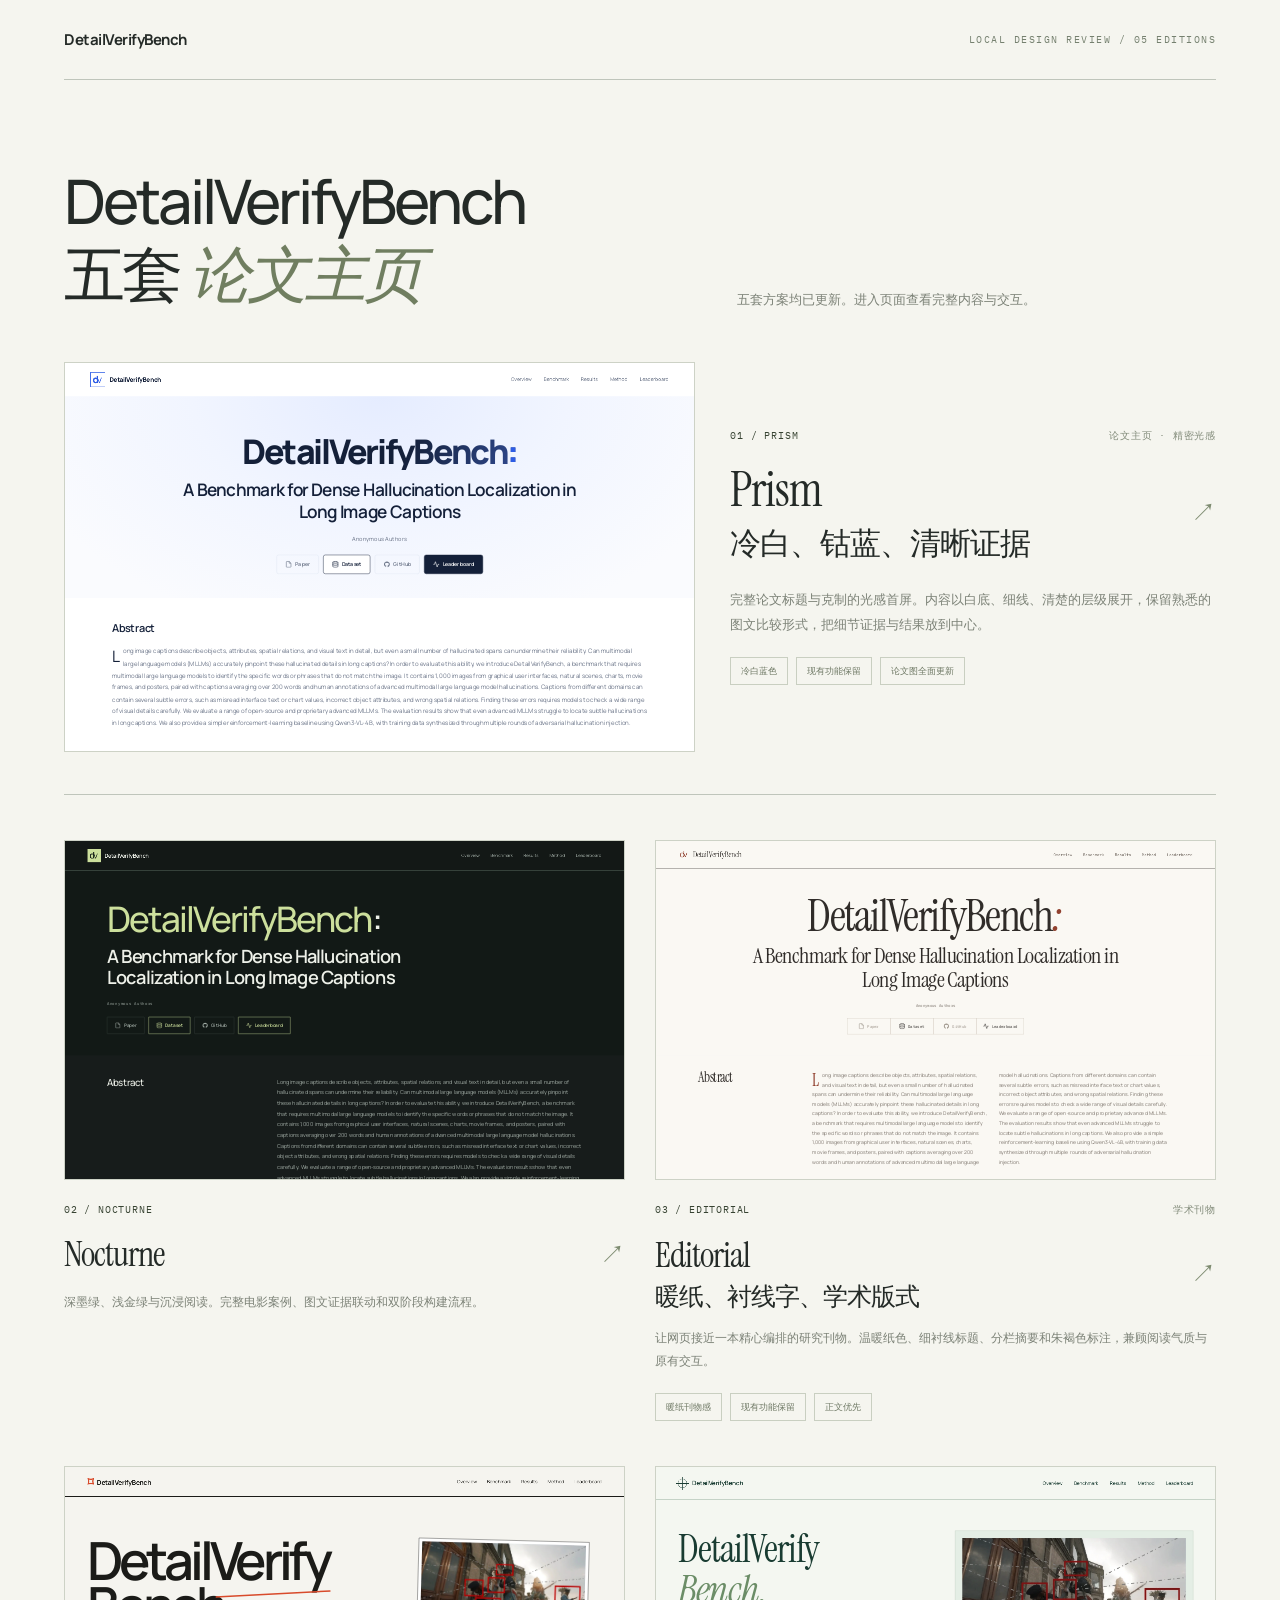
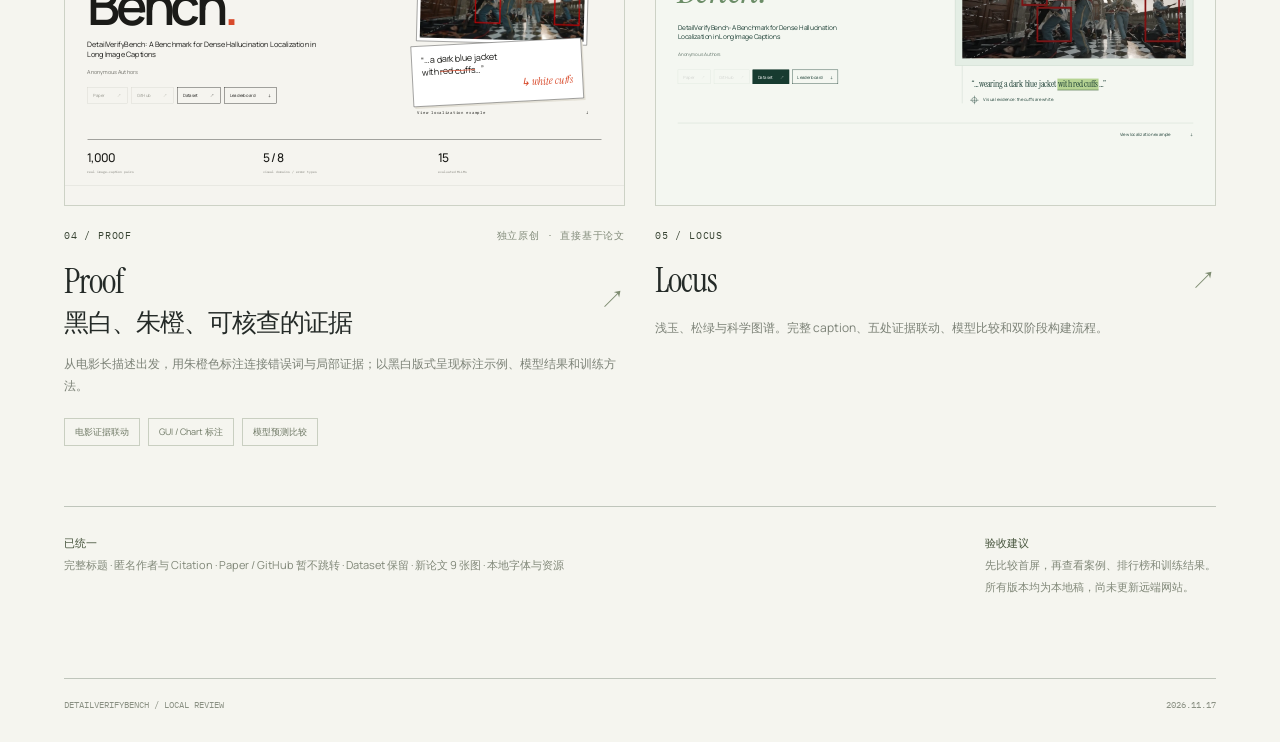
<file: design-review/index.html>
<!DOCTYPE html><html lang="zh-CN"><head><meta charset="utf-8"><meta name="viewport" content="width=device-width, initial-scale=1"><title>DetailVerifyBench · 本地方案</title><link rel="stylesheet" href="shared/fonts.css"><link rel="icon" href="favicon.svg" type="image/svg+xml"><style>
*{box-sizing:border-box}body{margin:0;color:#242a27;background:#f5f5ef;font-family:Manrope,-apple-system,BlinkMacSystemFont,'PingFang SC',sans-serif;-webkit-font-smoothing:antialiased}a{color:inherit}header{margin:0 5vw;padding:29px 0;border-bottom:1px solid #bfc5bb;display:flex;justify-content:space-between;align-items:center;gap:25px}header a{font-size:15px;font-weight:700;letter-spacing:-.5px;text-decoration:none}header span{font:10px 'IBM Plex Mono',monospace;letter-spacing:1.5px;color:#75806f}main{max-width:1540px;margin:auto;padding:65px 5vw 55px}.intro{display:grid;grid-template-columns:1.3fr 1fr;align-items:end;gap:50px;margin-bottom:50px}.kicker{font:10px 'IBM Plex Mono',monospace;color:#737b6e;letter-spacing:1.3px}.intro h1{font-size:clamp(36px,4.8vw,68px);font-weight:500;letter-spacing:-3px;line-height:1.18;margin:20px 0 0}.intro h1 em{font-family:'Instrument Serif',Georgia,serif;font-weight:400;color:#707e60}.intro p{font-size:13px;line-height:2;color:#7c8277;margin:0;max-width:460px}.grid{display:grid;grid-template-columns:repeat(2,minmax(0,1fr));gap:45px 30px}.design{text-decoration:none;display:block;min-width:0}.design:first-child{grid-column:1/-1;display:grid;grid-template-columns:1.3fr 1fr;gap:35px;align-items:center;border-bottom:1px solid #bfc5bb;padding-bottom:42px}.preview{height:340px;overflow:hidden;position:relative;border:1px solid #cdd2c6;background:#e8ebe4}.design:first-child .preview{height:390px}.preview iframe{width:1440px;height:1040px;transform-origin:top left;border:0;pointer-events:none}.preview:after{content:'';position:absolute;inset:0;box-shadow:inset 0 0 0 0 #879579;transition:box-shadow .25s}.design:hover .preview:after{box-shadow:inset 0 0 0 3px #879579}.number{display:flex;justify-content:space-between;font:10px 'IBM Plex Mono',monospace;color:#828b7a;text-transform:uppercase;letter-spacing:.8px;margin:23px 0 15px}.number b{font-weight:400;color:#374332}.name{display:flex;justify-content:space-between;gap:20px;align-items:center}.name h2{margin:0;font-size:25px;letter-spacing:-1px;font-weight:500}.name strong{font:35px 'Instrument Serif',Georgia,serif;font-weight:400}.name>span{font-size:25px;color:#7e8c71;transition:transform .2s}.design:hover .name>span{transform:translate(4px,-4px)}.description{font-size:12px;color:#7c8277;line-height:1.9;margin:14px 0}.tags{display:flex;gap:8px;flex-wrap:wrap;margin-top:20px}.tags span{font-size:9px;border:1px solid #c9cfc1;padding:6px 10px;color:#6f7965}.design:first-child .number{margin-top:0}.design:first-child h2{font-size:31px}.design:first-child .name strong{font-size:48px}.design:first-child .description{font-size:13px;margin-top:22px}.note{margin-top:60px;padding:25px 0;border-top:1px solid #bfc5bb;display:flex;gap:50px;justify-content:space-between;font-size:11px;color:#818879;line-height:2}.note p{margin:0}.note strong{font-weight:500;color:#45533b}footer{margin:0 5vw;padding:20px 0 32px;border-top:1px solid #bfc5bb;font:9px 'IBM Plex Mono',monospace;color:#8b9184;display:flex;justify-content:space-between;gap:20px}a:focus-visible{outline:2px solid #647b4f;outline-offset:8px}@media(max-width:850px){.intro{display:block}.intro p{margin-top:25px}.design:first-child{display:block}.design:first-child .number{margin-top:23px}.grid{gap:35px 22px}.preview{height:270px}.design:first-child .preview{height:380px}.intro h1{letter-spacing:-2px}.name{align-items:flex-start}.name h2{font-size:21px}.name strong{font-size:30px}.note{gap:30px}}@media(max-width:580px){header{padding:22px 0}header span{font-size:8px;letter-spacing:.6px}header a{font-size:13px}main{padding-top:40px}.intro{margin-bottom:35px}.intro h1{font-size:39px;letter-spacing:-1.6px}.intro p{font-size:11px}.grid{grid-template-columns:1fr;gap:32px}.design:first-child{padding-bottom:30px}.preview,.design:first-child .preview{height:285px}.number{font-size:9px;margin-top:20px}.design:first-child .name h2,.name h2{font-size:24px}.design:first-child .name strong,.name strong{font-size:35px}.design:first-child .description,.description{font-size:11px}.tags span{font-size:8px}.note{display:block;margin-top:40px;font-size:10px}.note p+p{margin-top:16px}footer{font-size:8px}}

.archive{margin-top:45px;border-top:1px solid #bfc5bb;padding-top:25px;font-size:13px}.archive summary{cursor:pointer}.archive p{margin:22px 0;line-height:2}</style></head><body><header><a href="index.html">DetailVerifyBench</a><span>LOCAL DESIGN REVIEW / 05 EDITIONS</span></header><main><div class="intro"><div><h1>DetailVerifyBench<br>五套 <em>论文主页</em></h1></div><p>五套方案均已更新。进入页面查看完整内容与交互。</p></div><div class="grid">
<a class="design" href="01-prism/index.html"><div class="preview"><iframe src="01-prism/index.html" title="Prism 页面预览" tabindex="-1" loading="lazy"></iframe></div><div><div class="number"><b>01 / PRISM</b><span>论文主页 · 精密光感</span></div><div class="name"><h2><strong>Prism</strong><br>冷白、钴蓝、清晰证据</h2><span>↗</span></div><p class="description">完整论文标题与克制的光感首屏。内容以白底、细线、清楚的层级展开，保留熟悉的图文比较形式，把细节证据与结果放到中心。</p><div class="tags"><span>冷白蓝色</span><span>现有功能保留</span><span>论文图全面更新</span></div></div></a>

<a class="design" href="02-nocturne/index.html"><div class="preview"><iframe src="02-nocturne/index.html" title="Nocturne 页面预览" tabindex="-1" loading="lazy"></iframe></div><div class="number"><b>02 / NOCTURNE</b></div><div class="name"><h2><strong>Nocturne</strong></h2><span>↗</span></div><p class="description">深墨绿、浅金绿与沉浸阅读。完整电影案例、图文证据联动和双阶段构建流程。</p></a><a class="design" href="03-editorial/index.html"><div class="preview"><iframe src="03-editorial/index.html" title="Editorial 页面预览" tabindex="-1" loading="lazy"></iframe></div><div class="number"><b>03 / EDITORIAL</b><span>学术刊物</span></div><div class="name"><h2><strong>Editorial</strong><br>暖纸、衬线字、学术版式</h2><span>↗</span></div><p class="description">让网页接近一本精心编排的研究刊物。温暖纸色、细衬线标题、分栏摘要和朱褐色标注，兼顾阅读气质与原有交互。</p><div class="tags"><span>暖纸刊物感</span><span>现有功能保留</span><span>正文优先</span></div></a>
<a class="design" href="04-proof/index.html"><div class="preview"><iframe src="04-proof/index.html" title="Proof 页面预览" tabindex="-1" loading="lazy"></iframe></div><div class="number"><b>04 / PROOF</b><span>独立原创 · 直接基于论文</span></div><div class="name"><h2><strong>Proof</strong><br>黑白、朱橙、可核查的证据</h2><span>↗</span></div><p class="description">从电影长描述出发，用朱橙色标注连接错误词与局部证据；以黑白版式呈现标注示例、模型结果和训练方法。</p><div class="tags"><span>电影证据联动</span><span>GUI / Chart 标注</span><span>模型预测比较</span></div></a>

<a class="design" href="05-locus/index.html"><div class="preview"><iframe src="05-locus/index.html" title="Locus 页面预览" tabindex="-1" loading="lazy"></iframe></div><div class="number"><b>05 / LOCUS</b></div><div class="name"><h2><strong>Locus</strong></h2><span>↗</span></div><p class="description">浅玉、松绿与科学图谱。完整 caption、五处证据联动、模型比较和双阶段构建流程。</p></a></div><div class="note"><p><strong>已统一</strong><br>完整标题 · 匿名作者与 Citation · Paper / GitHub 暂不跳转 · Dataset 保留 · 新论文 9 张图 · 本地字体与资源</p><p><strong>验收建议</strong><br>先比较首屏，再查看案例、排行榜和训练结果。<br>所有版本均为本地稿，尚未更新远端网站。</p></div></main><footer><span>DETAILVERIFYBENCH / LOCAL REVIEW</span><span>2026.11.17</span></footer><script>function scalePreviews(){document.querySelectorAll('.preview').forEach(p=>{const frame=p.querySelector('iframe');frame.style.transform='scale('+p.clientWidth/1440+')';});}new ResizeObserver(scalePreviews).observe(document.body);scalePreviews();</script>
</body></html>
</file>
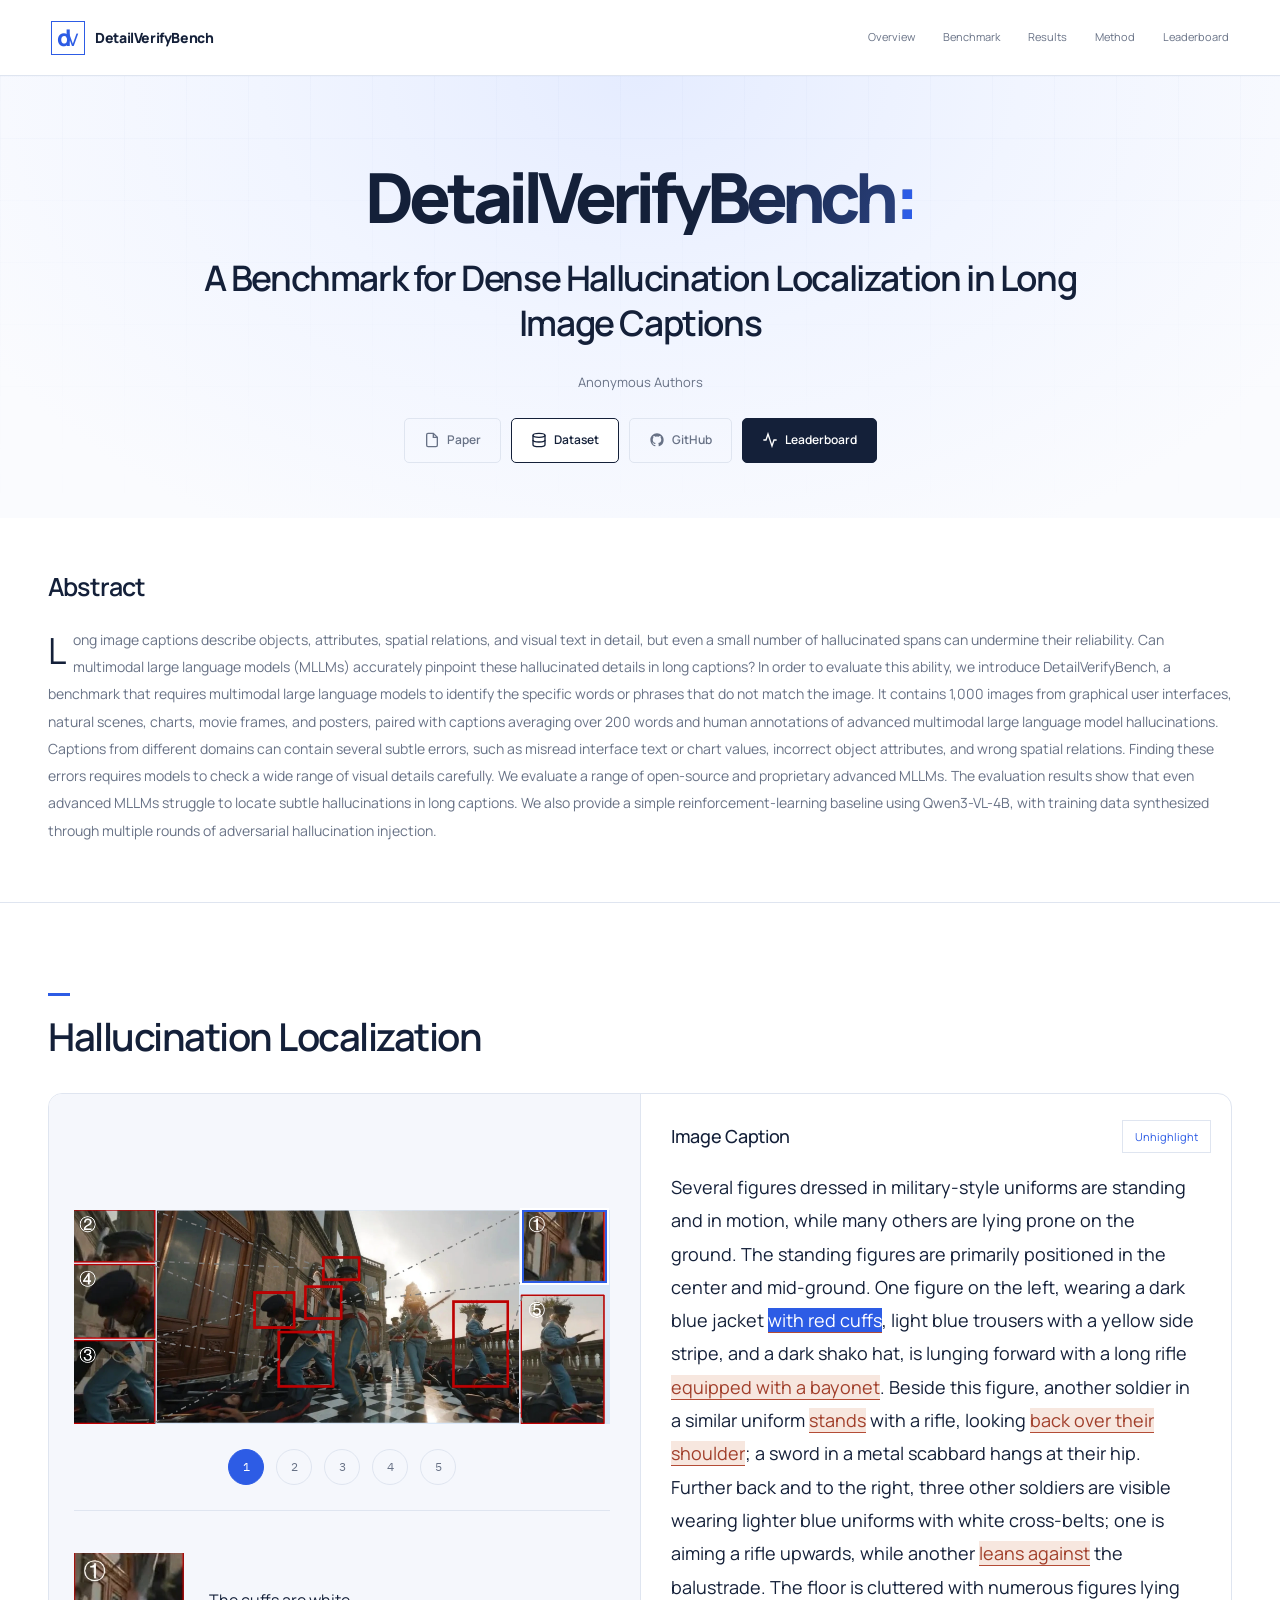
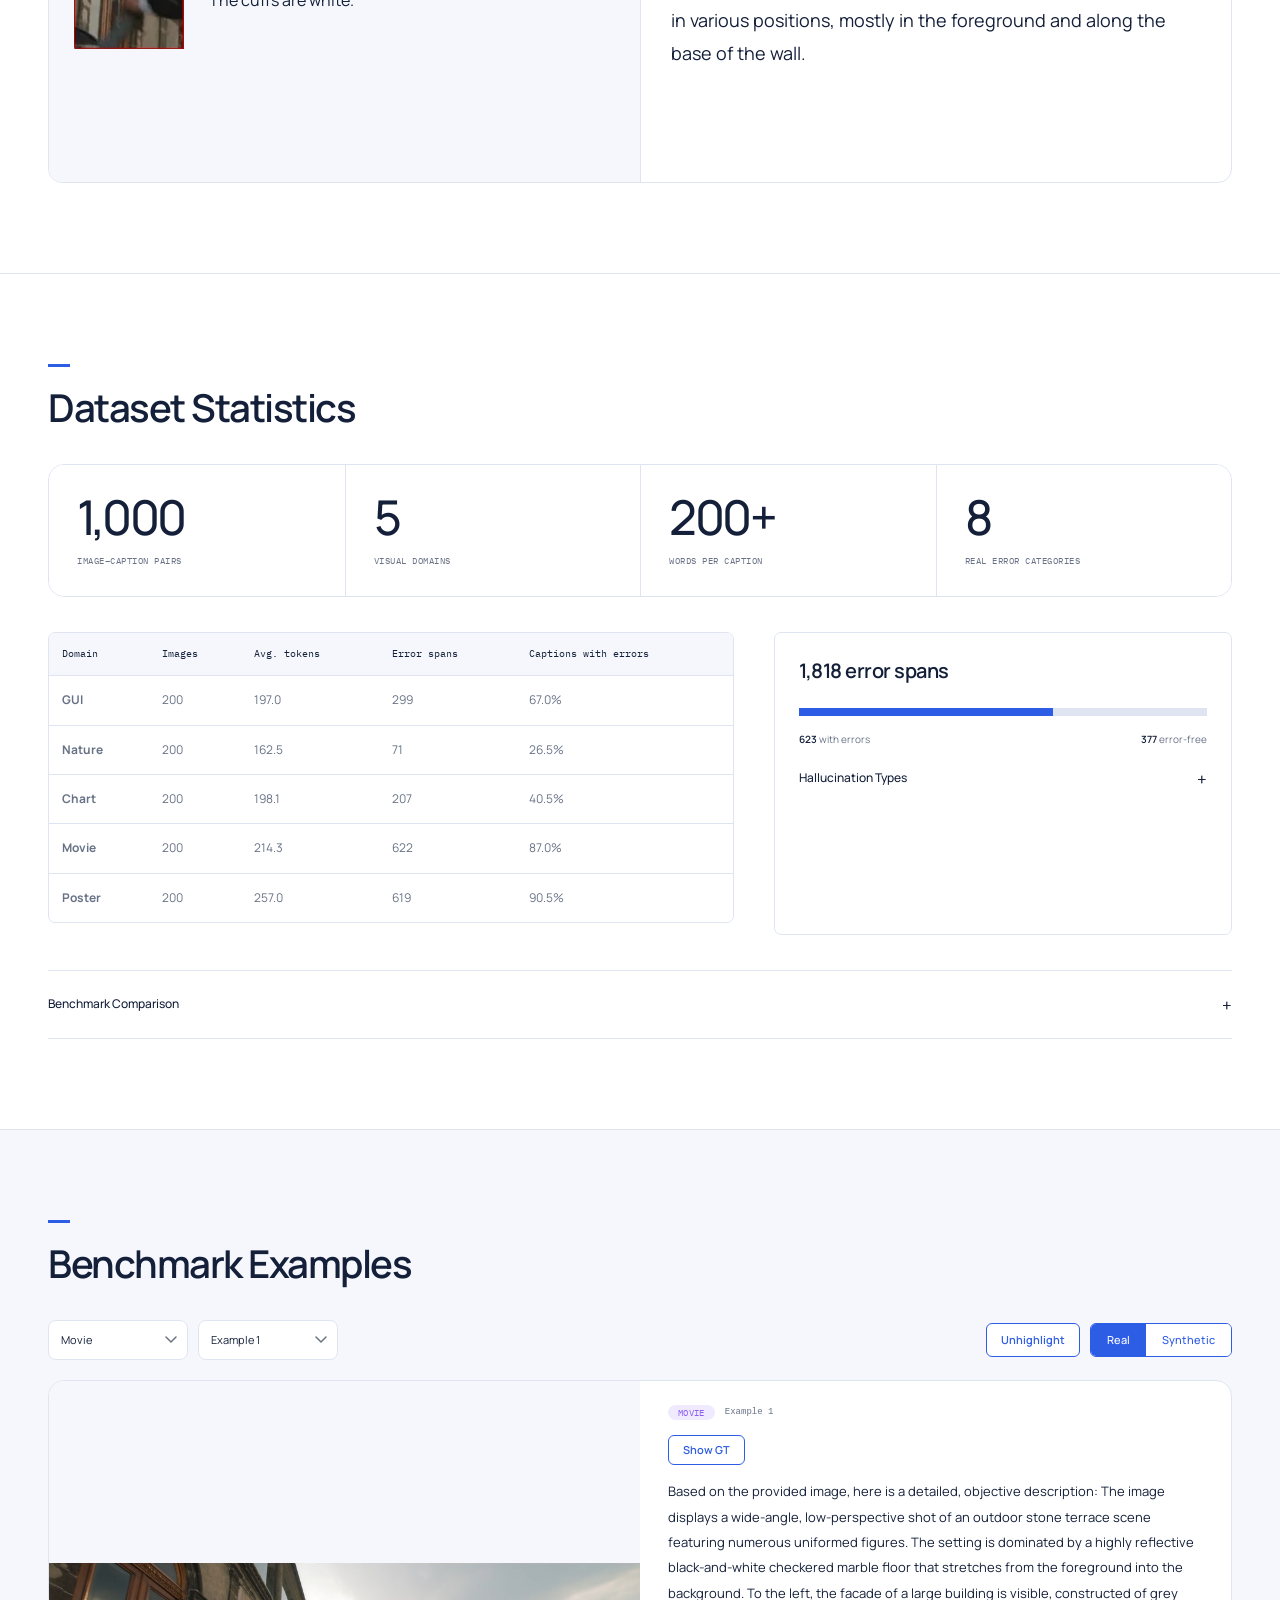
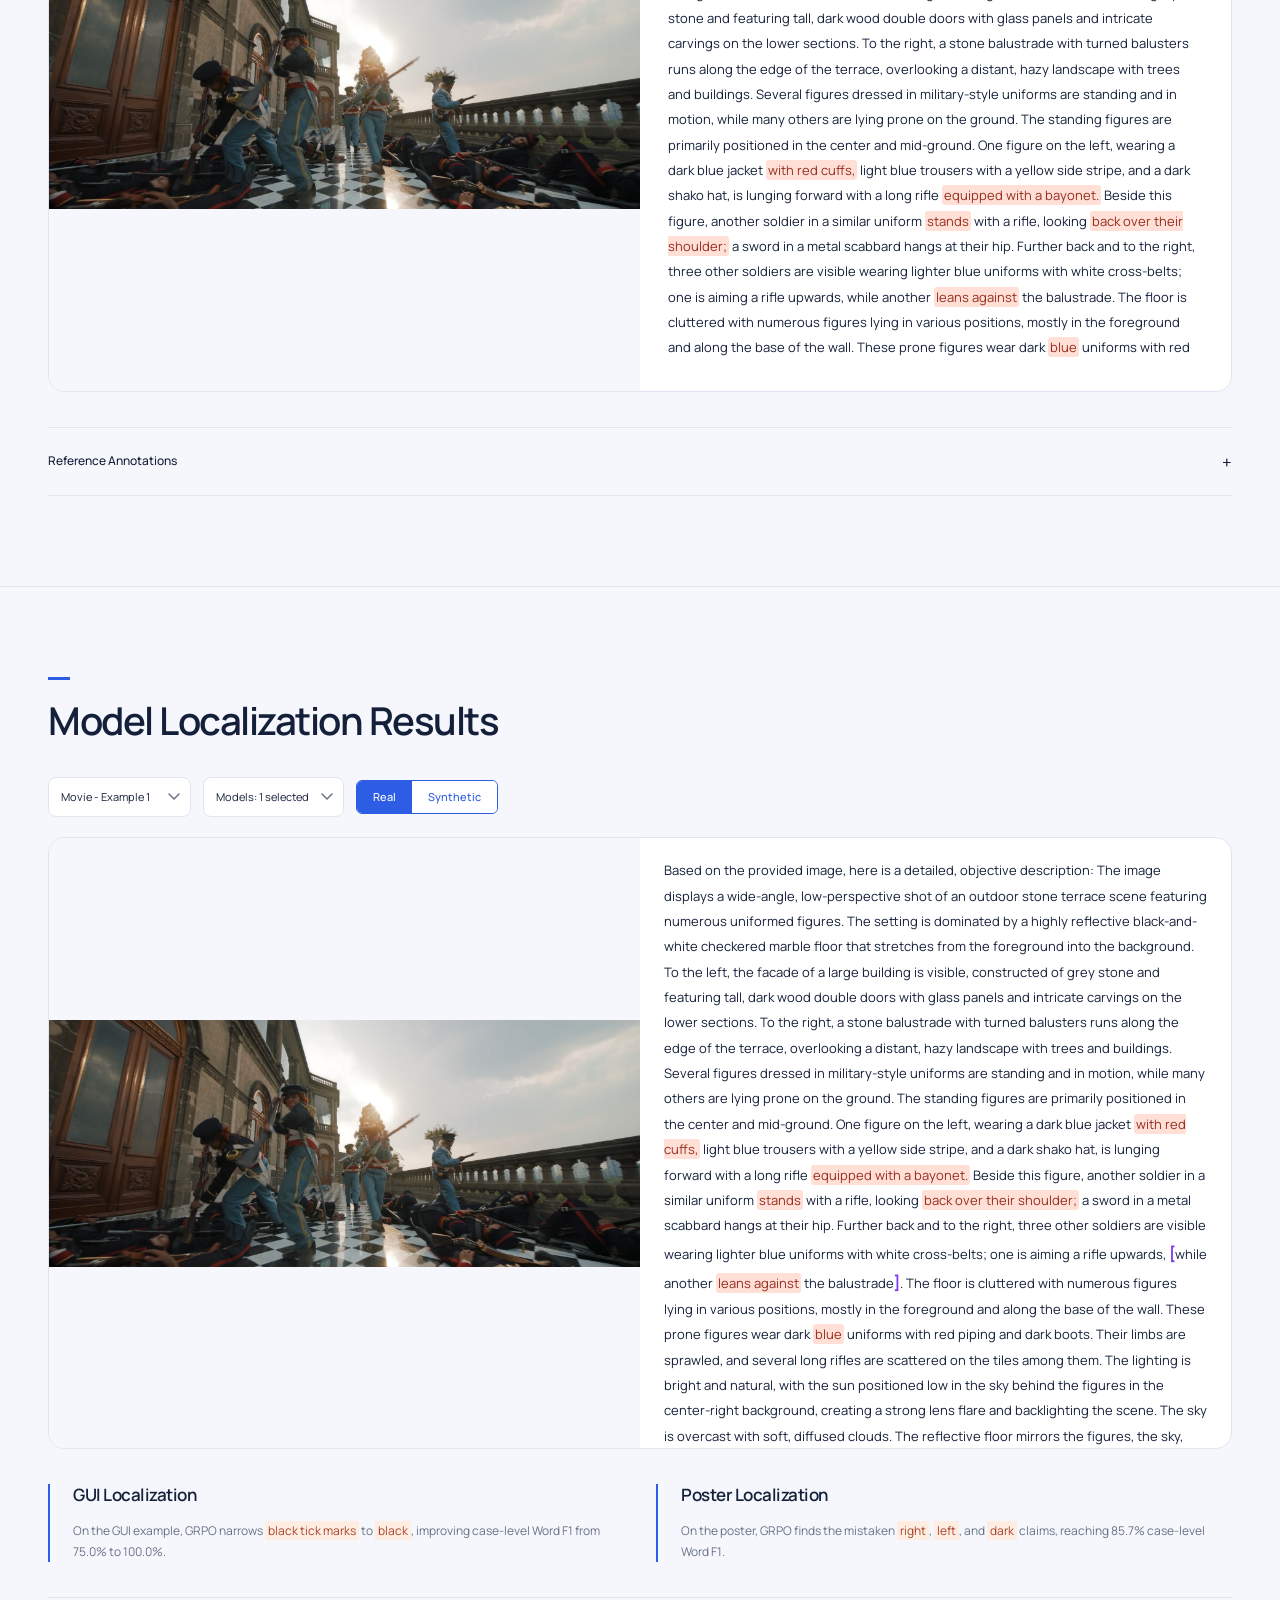
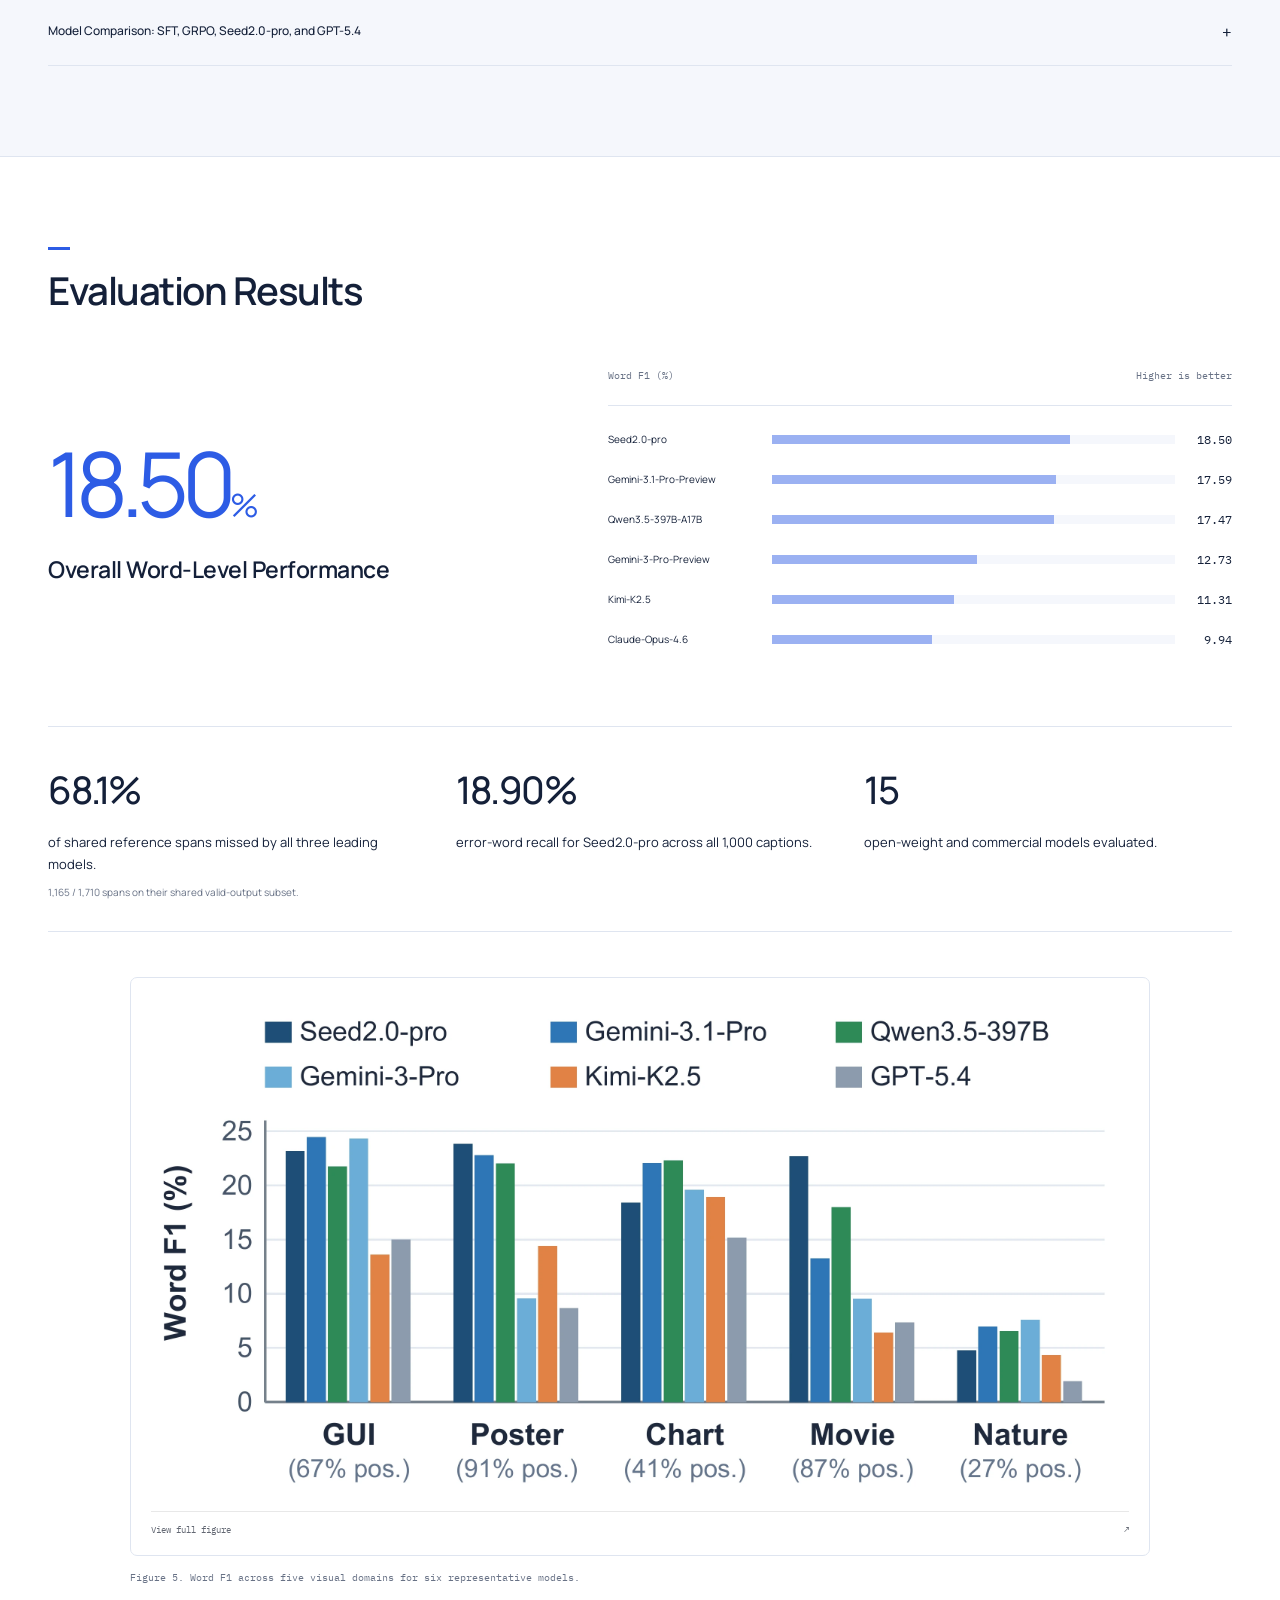
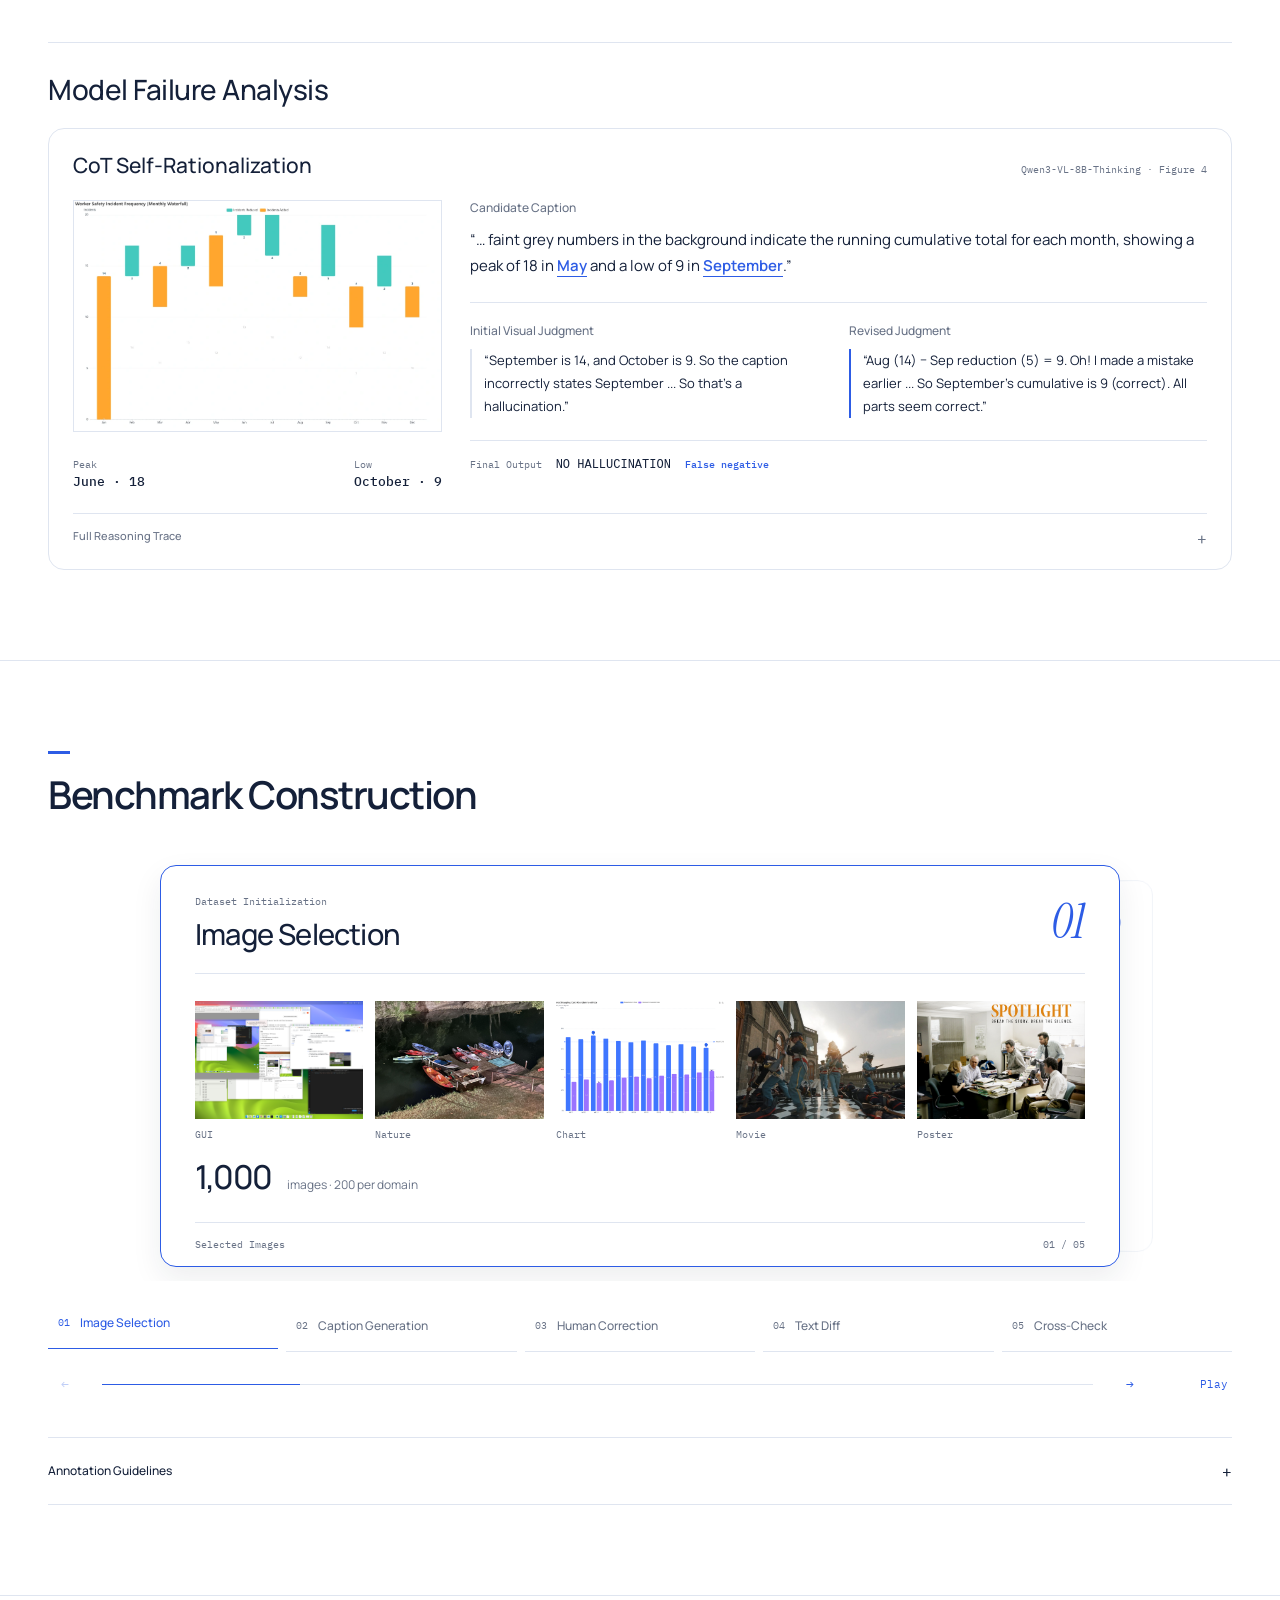
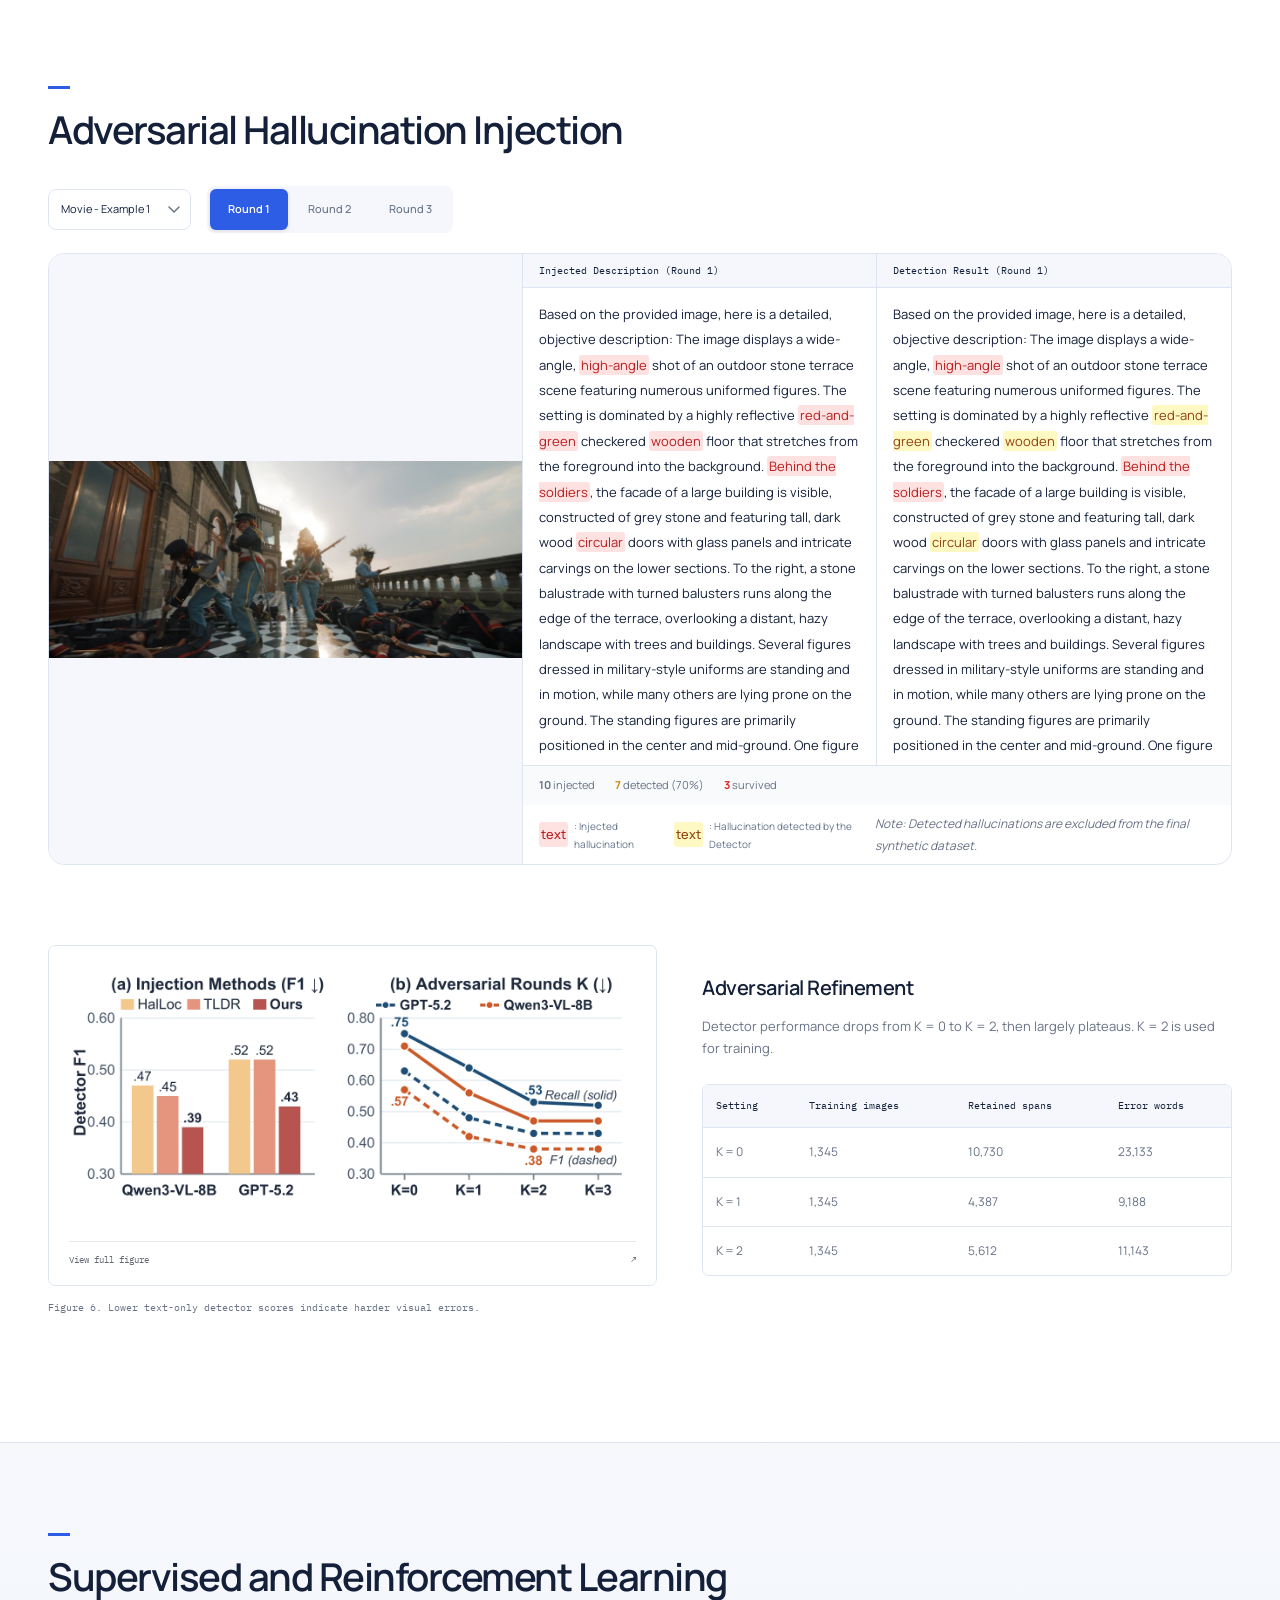
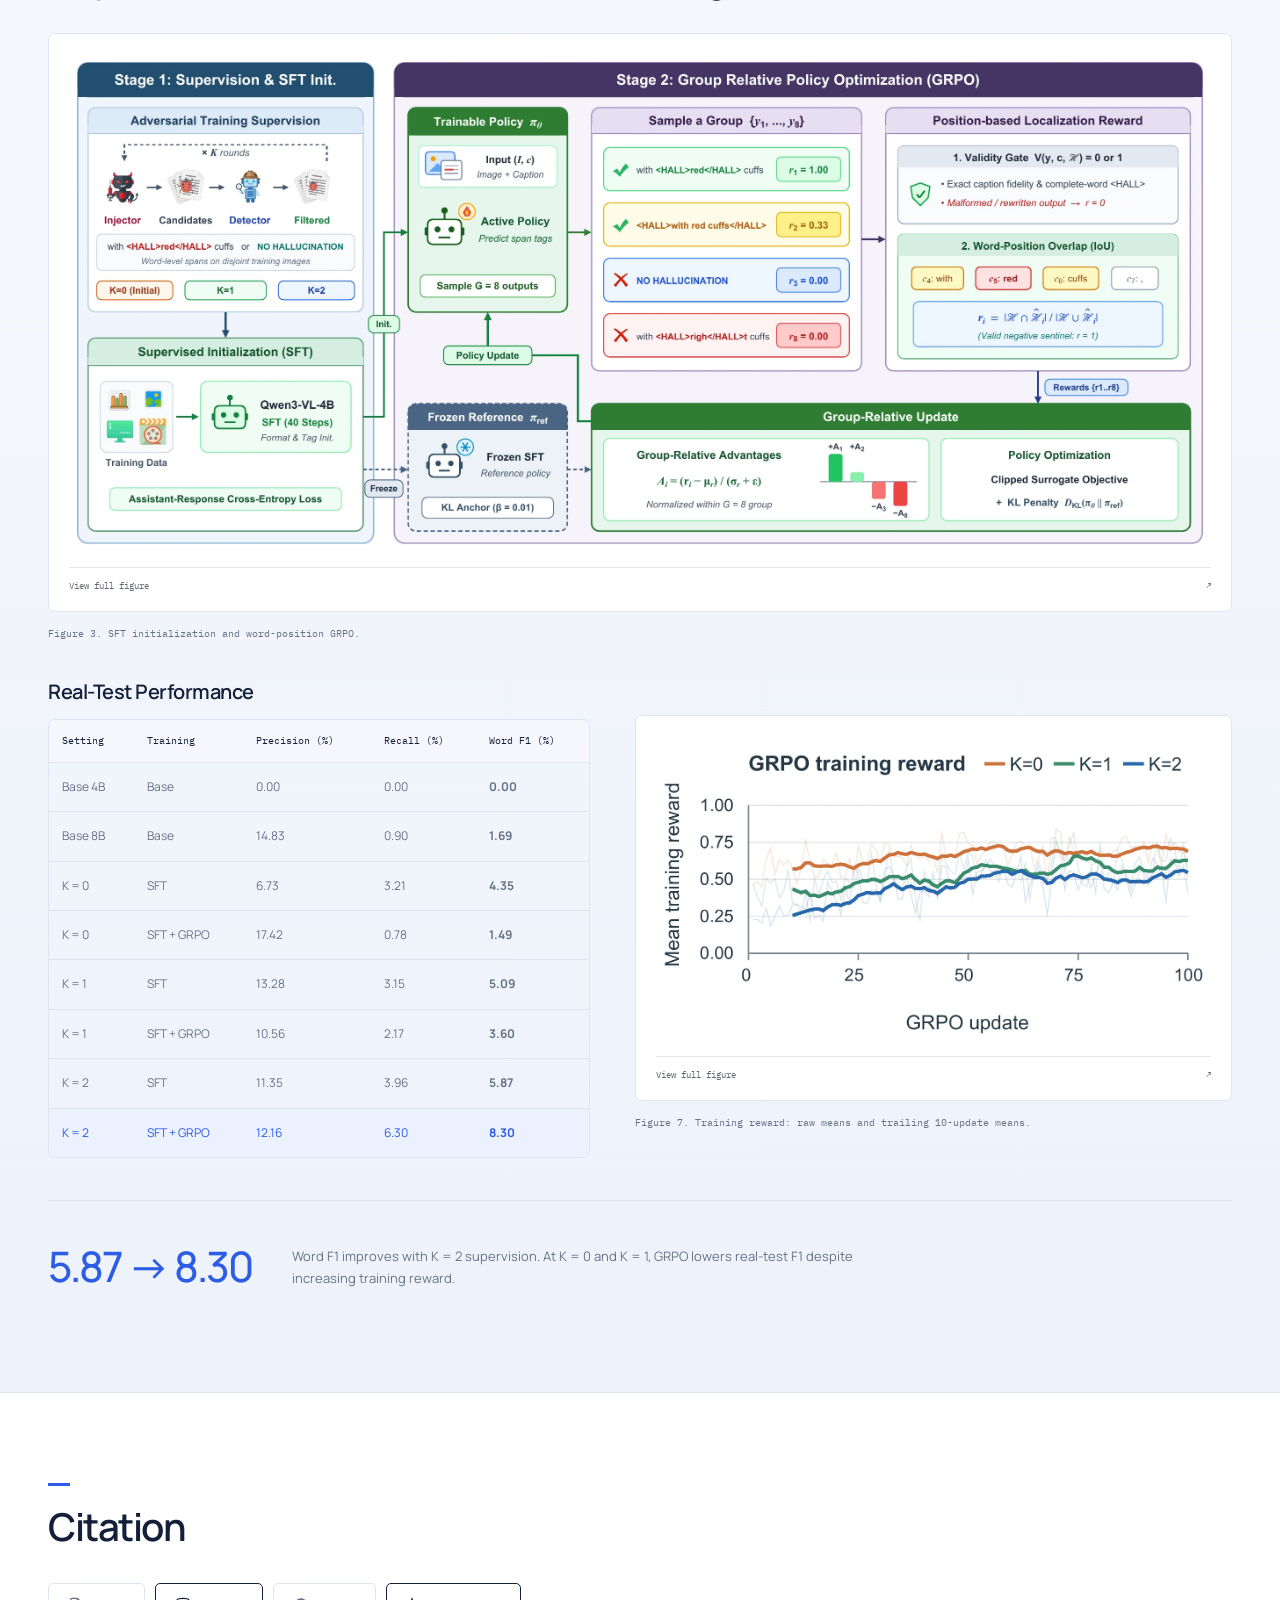
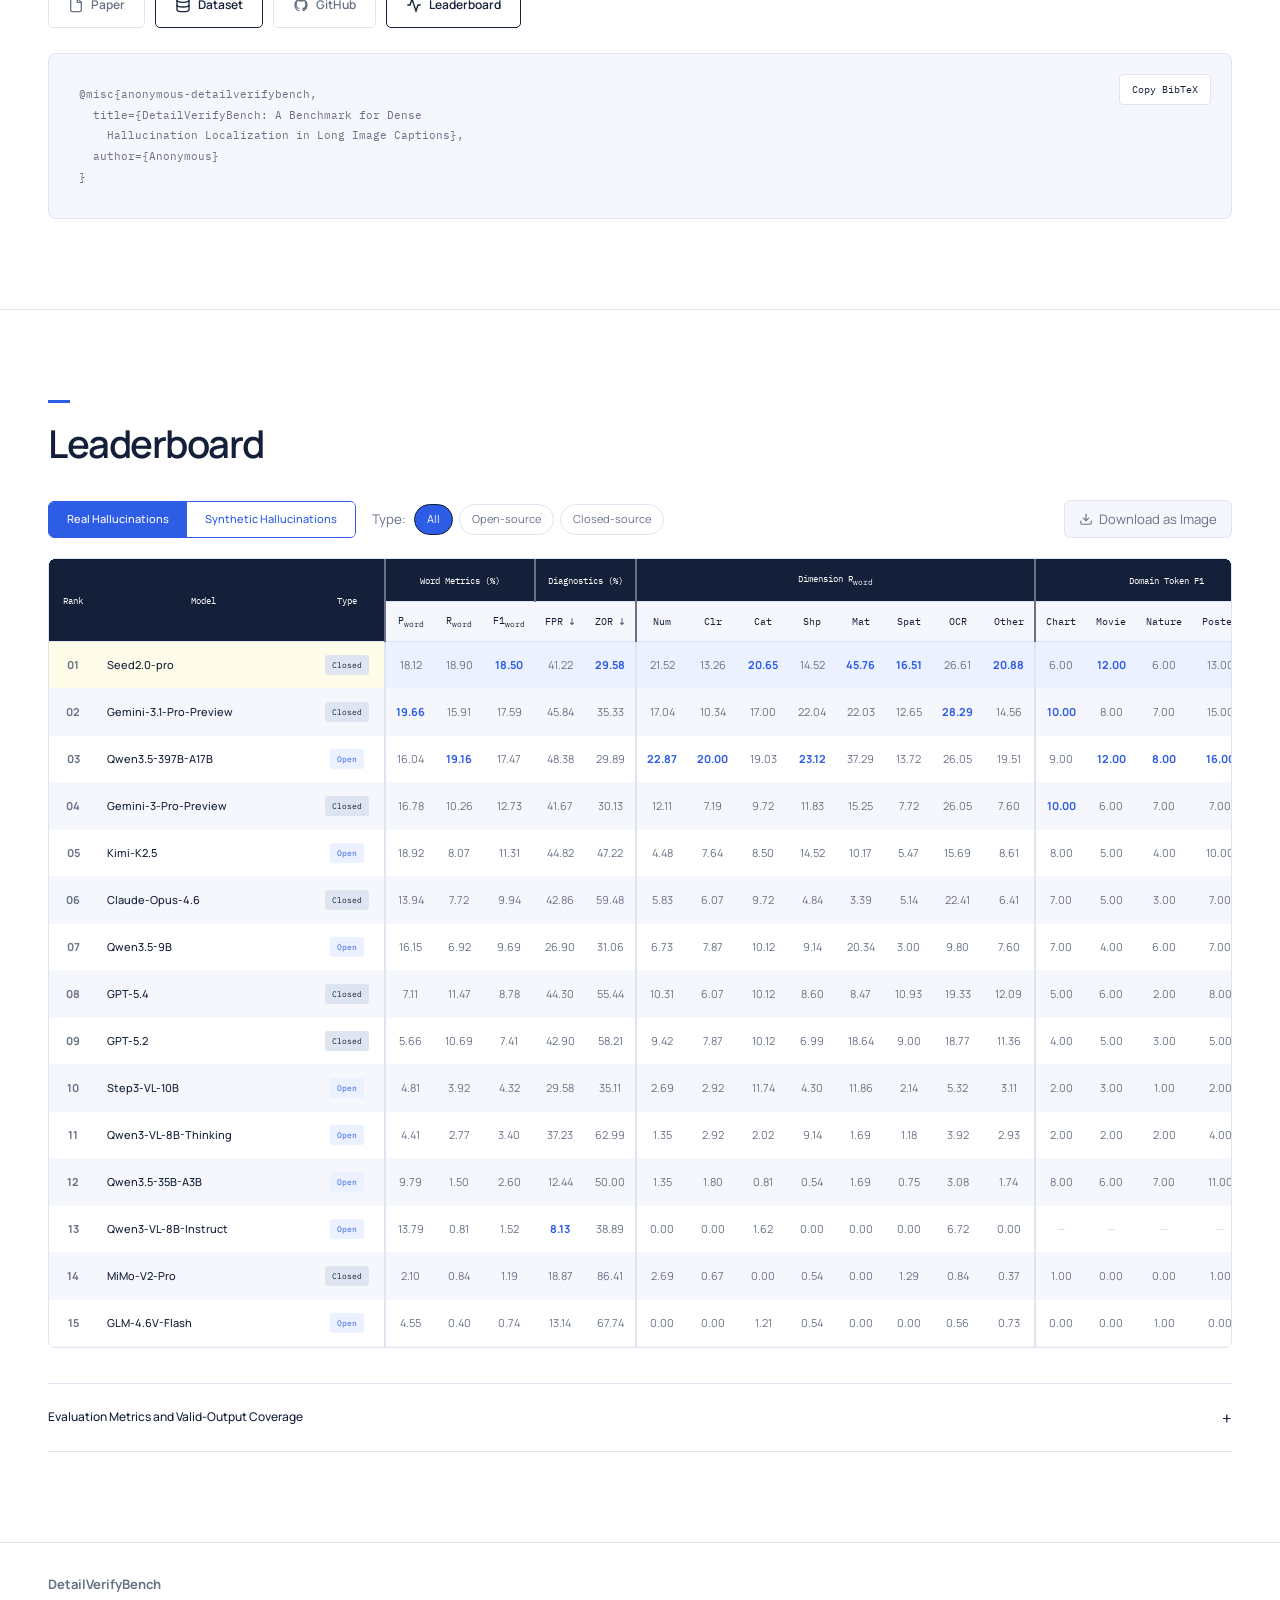
<file: design-review/01-prism/index.html>
<!DOCTYPE html><html lang="en"><head><meta charset="UTF-8"><meta name="viewport" content="width=device-width,initial-scale=1"><title>DetailVerifyBench</title><meta name="description" content="A benchmark for dense hallucination localization in long image captions. 1,000 images, five domains, word-level annotations."><link rel="stylesheet" href="../shared/fonts.css"><link rel="stylesheet" href="../shared/legacy.css"><link rel="stylesheet" href="../shared/design.css"><link rel="stylesheet" href="style.css"><link rel="icon" href="../favicon.svg" type="image/svg+xml"><link rel="stylesheet" href="../shared/reader.css?v=20261118-leaderboard-end"><link rel="stylesheet" href="../shared/construction.css?v=20261117-deck"><link rel="stylesheet" href="../shared/failure-case.css"></head><body data-theme="prism" class="reader-edition"><nav class="site-nav" aria-label="Main navigation"><a class="nav-brand" href="#top"><span class="brand-icon">d<span>v</span></span>DetailVerifyBench</a><div class="nav-links"><a href="#task">Overview</a><a href="#overview">Benchmark</a><a href="#results">Results</a><a href="#training">Method</a><a href="#leaderboard">Leaderboard</a></div></nav><header class="hero" id="top"><div class="container"><h1 class="paper-title"><span class="title-name">DetailVerifyBench<span class="title-colon">:</span></span><span class="title-rest">A Benchmark for Dense Hallucination Localization in Long Image Captions</span></h1><p class="authors-anonymous">Anonymous Authors</p><div class="hero-buttons">
      <button type="button" class="btn" disabled="" title="Available after anonymous review">
        <svg viewBox="0 0 24 24" fill="none" stroke="currentColor" stroke-width="2"><path d="M14 2H6a2 2 0 0 0-2 2v16a2 2 0 0 0 2 2h12a2 2 0 0 0 2-2V8z"></path><polyline points="14 2 14 8 20 8"></polyline></svg>
        Paper
      </button>
      <a href="https://huggingface.co/datasets/zyxhhnkh/DetailVerifyBench" target="_blank" rel="noopener" class="btn">
        <svg viewBox="0 0 24 24" fill="none" stroke="currentColor" stroke-width="2"><ellipse cx="12" cy="5" rx="9" ry="3"></ellipse><path d="M21 12c0 1.66-4 3-9 3s-9-1.34-9-3"></path><path d="M3 5v14c0 1.66 4 3 9 3s9-1.34 9-3V5"></path></svg>
        Dataset
      </a>
      <button type="button" class="btn" disabled="" title="Available after anonymous review">
        <svg viewBox="0 0 24 24" fill="currentColor"><path d="M12 2C6.477 2 2 6.484 2 12.017c0 4.425 2.865 8.18 6.839 9.504.5.092.682-.217.682-.483 0-.237-.008-.868-.013-1.703-2.782.605-3.369-1.343-3.369-1.343-.454-1.158-1.11-1.466-1.11-1.466-.908-.62.069-.608.069-.608 1.003.07 1.531 1.032 1.531 1.032.892 1.53 2.341 1.088 2.91.832.092-.647.35-1.088.636-1.338-2.22-.253-4.555-1.113-4.555-4.951 0-1.093.39-1.988 1.029-2.688-.103-.253-.446-1.272.098-2.65 0 0 .84-.27 2.75 1.026A9.564 9.564 0 0 1 12 6.844a9.59 9.59 0 0 1 2.504.337c1.909-1.296 2.747-1.027 2.747-1.027.546 1.379.202 2.398.1 2.651.64.7 1.028 1.595 1.028 2.688 0 3.848-2.339 4.695-4.566 4.943.359.309.678.92.678 1.855 0 1.338-.012 2.419-.012 2.747 0 .268.18.58.688.482A10.02 10.02 0 0 0 22 12.017C22 6.484 17.522 2 12 2z"></path></svg>
        GitHub
      </button>
      <a href="#leaderboard" class="btn">
        <svg viewBox="0 0 24 24" fill="none" stroke="currentColor" stroke-width="2"><polyline points="22 12 18 12 15 21 9 3 6 12 2 12"></polyline></svg>
        Leaderboard
      </a>
    </div></div></header><main><section id="abstract" class="section abstract-section"><div class="container"><div class="section-heading"><h2>Abstract</h2></div><div class="abstract-row"><p class="abstract-text">Long image captions describe objects, attributes, spatial relations, and visual text in detail, but even a small number of hallucinated spans can undermine their reliability. Can multimodal large language models (MLLMs) accurately pinpoint these hallucinated details in long captions? In order to evaluate this ability, we introduce DetailVerifyBench, a benchmark that requires multimodal large language models to identify the specific words or phrases that do not match the image. It contains 1,000 images from graphical user interfaces, natural scenes, charts, movie frames, and posters, paired with captions averaging over 200 words and human annotations of advanced multimodal large language model hallucinations. Captions from different domains can contain several subtle errors, such as misread interface text or chart values, incorrect object attributes, and wrong spatial relations. Finding these errors requires models to check a wide range of visual details carefully. We evaluate a range of open-source and proprietary advanced MLLMs. The evaluation results show that even advanced MLLMs struggle to locate subtle hallucinations in long captions. We also provide a simple reinforcement-learning baseline using Qwen3-VL-4B, with training data synthesized through multiple rounds of adversarial hallucination injection.</p></div></div></section><section id="task" class="section task-section"><div class="container"><div class="section-heading"><h2>Hallucination Localization</h2></div>
<div class="movie-case" data-movie-case=""></div>
</div></section><section id="overview" class="section "><div class="container"><div class="section-heading"><h2>Dataset Statistics</h2></div><div class="stats-grid"><div class="stat-card"><div class="stat-number">1,000</div><div class="stat-label">image–caption pairs</div></div><div class="stat-card"><div class="stat-number">5</div><div class="stat-label">visual domains</div></div><div class="stat-card"><div class="stat-number">200+</div><div class="stat-label">words per caption</div></div><div class="stat-card"><div class="stat-number">8</div><div class="stat-label">real error categories</div></div></div><div class="overview-grid"><div><div class="table-wrapper"><table><thead><tr><th>Domain</th><th>Images</th><th>Avg. tokens</th><th>Error spans</th><th>Captions with errors</th></tr></thead><tbody><tr><td><strong>GUI</strong></td><td>200</td><td>197.0</td><td>299</td><td>67.0%</td></tr><tr><td><strong>Nature</strong></td><td>200</td><td>162.5</td><td>71</td><td>26.5%</td></tr><tr><td><strong>Chart</strong></td><td>200</td><td>198.1</td><td>207</td><td>40.5%</td></tr><tr><td><strong>Movie</strong></td><td>200</td><td>214.3</td><td>622</td><td>87.0%</td></tr><tr><td><strong>Poster</strong></td><td>200</td><td>257.0</td><td>619</td><td>90.5%</td></tr></tbody></table></div></div><div class="distribution"><h3>1,818 error spans</h3><div class="split-bar"><span style="width:62.3%"></span></div><div class="split-labels"><span><b>623</b> with errors</span><span><b>377</b> error-free</span></div><details><summary>Hallucination Types</summary><div class="type-row"><span>Number</span><div><i style="width:25.71%"></i></div><b>8.57%</b></div><div class="type-row"><span>Color</span><div><i style="width:51.06%"></i></div><b>17.02%</b></div><div class="type-row"><span>Category</span><div><i style="width:20.94%"></i></div><b>6.98%</b></div><div class="type-row"><span>Shape</span><div><i style="width:14.07%"></i></div><b>4.69%</b></div><div class="type-row"><span>Material</span><div><i style="width:5.4%"></i></div><b>1.80%</b></div><div class="type-row"><span>Spatial relation</span><div><i style="width:81.0%"></i></div><b>27.00%</b></div><div class="type-row"><span>OCR</span><div><i style="width:34.2%"></i></div><b>11.40%</b></div><div class="type-row"><span>Other</span><div><i style="width:67.59%"></i></div><b>22.53%</b></div><p class="small-note">Shares use 1,833 type assignments. Twelve spans have multiple labels.</p></details></div></div><details class="wide-details"><summary>Benchmark Comparison</summary><div class="table-wrapper"><table><thead><tr><th>Benchmark</th><th>Granularity</th><th>Reference caption required</th><th>Avg. length</th><th>Domains</th><th>Error types</th></tr></thead><tbody><tr><td>ALOHa</td><td>Span</td><td>Yes</td><td>~14 words</td><td>1</td><td>1</td></tr><tr><td>M-HalDet</td><td>Segment</td><td>No</td><td>~80 words</td><td>1</td><td>3</td></tr><tr><td>HalLoc</td><td>Token</td><td>No</td><td>~50 words</td><td>1</td><td>4</td></tr><tr><td>VisionHall</td><td>Span</td><td>Yes</td><td>~170 words</td><td>1</td><td>6</td></tr><tr class="row-focus"><td>DetailVerifyBench</td><td>Word</td><td>No</td><td>&gt;200 words</td><td>5</td><td>8</td></tr></tbody></table></div></details></div></section><section id="dataset" class="section section-alt"><div class="container"><div class="section-heading"><h2>Benchmark Examples</h2></div></div>  <!-- Examples Viewer — full width -->
  <div class="ex-viewer-outer">
    <div class="ex-controls">
      <div class="ex-selects"><label class="sr-only" for="ex-domain-sel">Visual domain</label><label class="sr-only" for="ex-image-sel">Example</label>
        <select id="ex-domain-sel" class="ex-select" onchange="setExDomain(this.value)">
          <option value="Movie">Movie</option>
          <option value="Poster">Poster</option>
          <option value="Nature">Nature</option>
          <option value="Chart">Chart</option>
          <option value="UI">GUI</option>
        </select>
        <select id="ex-image-sel" class="ex-select" onchange="setExImage(this.value)"></select>
      </div>
      <div class="ex-right-controls">
        <button id="btn-highlight" class="ex-gt-btn" onclick="toggleHighlight()">Unhighlight</button>
        <div class="ex-mode-toggle">
          <button class="ex-mode active" id="btn-natural" onclick="setExMode('natural')">Real</button>
          <button class="ex-mode" id="btn-synthetic" onclick="setExMode('synthetic')">Synthetic</button>
        </div>
      </div>
    </div>
    <div id="ex-viewer"></div>
  </div>
<div class="container"><details class="wide-details"><summary>Reference Annotations</summary><figure class="paper-figure "><button class="figure-open" data-figure="../shared/paper/annotation-examples-20261010.webp" aria-label="Enlarge GUI and Chart: complete captions, reference spans, and enlarged visual evidence."><img src="../shared/paper/annotation-examples-20261010.webp" alt="GUI and Chart: complete captions, reference spans, and enlarged visual evidence." loading="lazy"><span class="enlarge-label">View full figure <span>↗</span></span></button><figcaption>GUI and Chart: complete captions, reference spans, and enlarged visual evidence.</figcaption></figure></details></div></section><section id="detection-vis" class="section section-alt">
  <div class="container">
    <div class="section-heading"><h2>Model Localization Results</h2></div>
  </div>
  <div class="ex-viewer-outer">
    <div class="det-controls">
      <select id="det-example-sel" class="ex-select" onchange="setDetExample(this.value)"></select>
      <div class="det-model-dropdown" id="det-model-dropdown">
        <button class="ex-select det-model-btn" id="det-model-btn" onclick="toggleDetDropdown()">Models: <span id="det-model-count">1</span> selected</button>
        <div class="det-model-menu" id="det-model-menu"></div>
      </div>
      <div class="ex-mode-toggle">
        <button class="ex-mode active" id="det-btn-real" onclick="setDetMode('real')">Real</button>
        <button class="ex-mode" id="det-btn-synth" onclick="setDetMode('synthetic')">Synthetic</button>
      </div>
    </div>
    <div id="det-viewer" class="det-viewer-card"></div>
  </div>
<div class="container"><div class="case-notes"><article><h3>GUI Localization</h3><p>On the GUI example, GRPO narrows <mark>black tick marks</mark> to <mark>black</mark>, improving case-level Word F1 from 75.0% to 100.0%.</p></article><article><h3>Poster Localization</h3><p>On the poster, GRPO finds the mistaken <mark>right</mark>, <mark>left</mark>, and <mark>dark</mark> claims, reaching 85.7% case-level Word F1.</p></article></div><details class="wide-details"><summary>Model Comparison: SFT, GRPO, Seed2.0-pro, and GPT-5.4</summary><figure class="paper-figure "><button class="figure-open" data-figure="../shared/paper/localization-cases-reviewed-20261005.webp" aria-label="Enlarge Paper-reviewed GUI and Poster cases. Case scores are not overall benchmark scores."><img src="../shared/paper/localization-cases-reviewed-20261005.webp" alt="Paper-reviewed GUI and Poster cases. Case scores are not overall benchmark scores." loading="lazy"><span class="enlarge-label">View full figure <span>↗</span></span></button><figcaption>GUI and Poster: reference annotations and model predictions.</figcaption></figure></details></div></section><section id="results" class="section">
  <div class="container">
    <div class="section-heading"><h2>Evaluation Results</h2></div><div class="results-overview"><div class="result-statement"><span class="result-number">18.50<span>%</span></span><h3>Overall Word-Level Performance</h3></div><div class="rank-chart"><div class="chart-heading"><span>Word F1 (%)</span><span>Higher is better</span></div><div class="rank-bar"><span>Seed2.0-pro</span><div><i style="width:74.0%"></i></div><b>18.50</b></div><div class="rank-bar"><span>Gemini-3.1-Pro-Preview</span><div><i style="width:70.36%"></i></div><b>17.59</b></div><div class="rank-bar"><span>Qwen3.5-397B-A17B</span><div><i style="width:69.88%"></i></div><b>17.47</b></div><div class="rank-bar"><span>Gemini-3-Pro-Preview</span><div><i style="width:50.92%"></i></div><b>12.73</b></div><div class="rank-bar"><span>Kimi-K2.5</span><div><i style="width:45.24%"></i></div><b>11.31</b></div><div class="rank-bar"><span>Claude-Opus-4.6</span><div><i style="width:39.76%"></i></div><b>9.94</b></div></div></div><div class="findings-row"><div><strong>68.1%</strong><p>of shared reference spans missed by all three leading models.</p><small>1,165 / 1,710 spans on their shared valid-output subset.</small></div><div><strong>18.90%</strong><p>error-word recall for Seed2.0-pro across all 1,000 captions.</p></div><div><strong>15</strong><p>open-weight and commercial models evaluated.</p></div></div><figure class="paper-figure domain-chart"><button class="figure-open" data-figure="../shared/paper/domain-localization-comparison.webp" aria-label="Enlarge Figure 5. Word F1 across five visual domains for six representative models."><img src="../shared/paper/domain-localization-comparison.webp" alt="Figure 5. Word F1 across five visual domains for six representative models." loading="lazy"><span class="enlarge-label">View full figure <span>↗</span></span></button><figcaption>Figure 5. Word F1 across five visual domains for six representative models.</figcaption></figure></div><div class="container"><div class="failure-analysis" id="reasoning"><h3>Model Failure Analysis</h3><article class="failure-case"><div class="failure-case-heading"><h4>CoT Self-Rationalization</h4><span>Qwen3-VL-8B-Thinking · Figure 4</span></div><div class="failure-case-grid"><figure class="failure-chart"><img src="../shared/cases/cot-0.webp" alt="Waterfall chart used in the paper’s CoT failure case" loading="lazy"><figcaption><span>Peak <b>June · 18</b></span><span>Low <b>October · 9</b></span></figcaption></figure><div class="failure-evidence"><div class="failure-caption"><h5>Candidate Caption</h5><p>“… faint grey numbers in the background indicate the running cumulative total for each month, showing a peak of 18 in <mark>May</mark> and a low of 9 in <mark>September</mark>.”</p></div><div class="failure-judgments"><div><h5>Initial Visual Judgment</h5><blockquote>“September is 14, and October is 9. So the caption incorrectly states September ... So that’s a hallucination.”</blockquote></div><div><h5>Revised Judgment</h5><blockquote>“Aug (14) − Sep reduction (5) = 9. Oh! I made a mistake earlier ... So September’s cumulative is 9 (correct). All parts seem correct.”</blockquote></div></div><div class="failure-outcome"><span>Final Output</span><code>NO HALLUCINATION</code><b>False negative</b></div></div></div><details class="failure-source"><summary>Full Reasoning Trace</summary><img src="../shared/paper/cot-self-rationalization-case.webp" alt="Figure 4: original caption, chart evidence and the complete reasoning excerpts" loading="lazy"><a href="../shared/paper/cot-self-rationalization-case.pdf" target="_blank" rel="noopener">Figure 4 PDF ↗</a></details></article></div></div></section><section id="pipeline" class="section "><div class="container"><div class="section-heading"><h2>Benchmark Construction</h2></div><div data-construction></div><details class="wide-details"><summary>Annotation Guidelines</summary><table class="annotation-guidelines"><tbody><tr><td>Category</td><td>outline of a <mark>feline head</mark></td></tr><tr><td>Attribute</td><td>jacket with <mark>red</mark> cuffs</td></tr><tr><td>Relation</td><td>upward and <mark>to the right</mark></td></tr><tr><td>OCR</td><td><mark>9.3</mark> in 2024 Q1</td></tr></tbody></table></details></div></section><section id="injection-demo" class="section">
  <div class="container">
    <div class="section-heading"><h2>Adversarial Hallucination Injection</h2></div>
  </div>
  <div class="ex-viewer-outer">
    <div class="inj-controls">
      <select id="inj-example-sel" class="ex-select" onchange="setInjExample(this.value)"></select>
      <div class="inj-round-tabs">
        <button class="pipe-tab active" onclick="setInjRound(0)">Round 1</button>
        <button class="pipe-tab" onclick="setInjRound(1)">Round 2</button>
        <button class="pipe-tab" onclick="setInjRound(2)">Round 3</button>
      </div>
    </div>
    <div id="inj-viewer" class="inj-viewer-card"></div>
  </div>
<div class="container"><div class="ablation-grid"><figure class="paper-figure "><button class="figure-open" data-figure="../shared/paper/injection-ablation-comparison.webp" aria-label="Enlarge Figure 6. Lower text-only detector scores indicate harder visual errors."><img src="../shared/paper/injection-ablation-comparison.webp" alt="Figure 6. Lower text-only detector scores indicate harder visual errors." loading="lazy"><span class="enlarge-label">View full figure <span>↗</span></span></button><figcaption>Figure 6. Lower text-only detector scores indicate harder visual errors.</figcaption></figure><div class="ablation-copy"><h3>Adversarial Refinement</h3><p>Detector performance drops from K = 0 to K = 2, then largely plateaus. K = 2 is used for training.</p><div class="table-wrapper"><table><thead><tr><th>Setting</th><th>Training images</th><th>Retained spans</th><th>Error words</th></tr></thead><tbody><tr><td>K = 0</td><td>1,345</td><td>10,730</td><td>23,133</td></tr><tr><td>K = 1</td><td>1,345</td><td>4,387</td><td>9,188</td></tr><tr><td>K = 2</td><td>1,345</td><td>5,612</td><td>11,143</td></tr></tbody></table></div></div></div></div></section><section id="training" class="section training-section"><div class="container"><div class="section-heading"><h2>Supervised and Reinforcement Learning</h2></div><figure class="paper-figure "><button class="figure-open" data-figure="../shared/paper/grpo-method-word-20261009.webp" aria-label="Enlarge Figure 3. SFT initialization and word-position GRPO."><img src="../shared/paper/grpo-method-word-20261009.webp" alt="Figure 3. SFT initialization and word-position GRPO." loading="lazy"><span class="enlarge-label">View full figure <span>↗</span></span></button><figcaption>Figure 3. SFT initialization and word-position GRPO.</figcaption></figure><div class="training-grid"><div><h3>Real-Test Performance</h3><div class="table-wrapper"><table><thead><tr><th>Setting</th><th>Training</th><th>Precision (%)</th><th>Recall (%)</th><th>Word F1 (%)</th></tr></thead><tbody><tr class=""><td>Base 4B</td><td>Base</td><td>0.00</td><td>0.00</td><td><b>0.00</b></td></tr><tr class=""><td>Base 8B</td><td>Base</td><td>14.83</td><td>0.90</td><td><b>1.69</b></td></tr><tr class=""><td>K = 0</td><td>SFT</td><td>6.73</td><td>3.21</td><td><b>4.35</b></td></tr><tr class=""><td>K = 0</td><td>SFT + GRPO</td><td>17.42</td><td>0.78</td><td><b>1.49</b></td></tr><tr class=""><td>K = 1</td><td>SFT</td><td>13.28</td><td>3.15</td><td><b>5.09</b></td></tr><tr class=""><td>K = 1</td><td>SFT + GRPO</td><td>10.56</td><td>2.17</td><td><b>3.60</b></td></tr><tr class=""><td>K = 2</td><td>SFT</td><td>11.35</td><td>3.96</td><td><b>5.87</b></td></tr><tr class="row-focus"><td>K = 2</td><td>SFT + GRPO</td><td>12.16</td><td>6.30</td><td><b>8.30</b></td></tr></tbody></table></div></div><figure class="paper-figure "><button class="figure-open" data-figure="../shared/paper/grpo-training-reward-20261108.webp" aria-label="Enlarge Figure 7. Training reward: raw means and trailing 10-update means."><img src="../shared/paper/grpo-training-reward-20261108.webp" alt="Figure 7. Training reward: raw means and trailing 10-update means." loading="lazy"><span class="enlarge-label">View full figure <span>↗</span></span></button><figcaption>Figure 7. Training reward: raw means and trailing 10-update means.</figcaption></figure></div><div class="training-takeaway"><b>5.87 → 8.30</b><p>Word F1 improves with K = 2 supervision. At K = 0 and K = 1, GRPO lowers real-test F1 despite increasing training reward.</p></div></div></section><section id="citation" class="section "><div class="container"><div class="section-heading"><h2>Citation</h2></div><div class="resource-row"><div class="hero-buttons">
      <button type="button" class="btn" disabled="" title="Available after anonymous review">
        <svg viewBox="0 0 24 24" fill="none" stroke="currentColor" stroke-width="2"><path d="M14 2H6a2 2 0 0 0-2 2v16a2 2 0 0 0 2 2h12a2 2 0 0 0 2-2V8z"></path><polyline points="14 2 14 8 20 8"></polyline></svg>
        Paper
      </button>
      <a href="https://huggingface.co/datasets/zyxhhnkh/DetailVerifyBench" target="_blank" rel="noopener" class="btn">
        <svg viewBox="0 0 24 24" fill="none" stroke="currentColor" stroke-width="2"><ellipse cx="12" cy="5" rx="9" ry="3"></ellipse><path d="M21 12c0 1.66-4 3-9 3s-9-1.34-9-3"></path><path d="M3 5v14c0 1.66 4 3 9 3s9-1.34 9-3V5"></path></svg>
        Dataset
      </a>
      <button type="button" class="btn" disabled="" title="Available after anonymous review">
        <svg viewBox="0 0 24 24" fill="currentColor"><path d="M12 2C6.477 2 2 6.484 2 12.017c0 4.425 2.865 8.18 6.839 9.504.5.092.682-.217.682-.483 0-.237-.008-.868-.013-1.703-2.782.605-3.369-1.343-3.369-1.343-.454-1.158-1.11-1.466-1.11-1.466-.908-.62.069-.608.069-.608 1.003.07 1.531 1.032 1.531 1.032.892 1.53 2.341 1.088 2.91.832.092-.647.35-1.088.636-1.338-2.22-.253-4.555-1.113-4.555-4.951 0-1.093.39-1.988 1.029-2.688-.103-.253-.446-1.272.098-2.65 0 0 .84-.27 2.75 1.026A9.564 9.564 0 0 1 12 6.844a9.59 9.59 0 0 1 2.504.337c1.909-1.296 2.747-1.027 2.747-1.027.546 1.379.202 2.398.1 2.651.64.7 1.028 1.595 1.028 2.688 0 3.848-2.339 4.695-4.566 4.943.359.309.678.92.678 1.855 0 1.338-.012 2.419-.012 2.747 0 .268.18.58.688.482A10.02 10.02 0 0 0 22 12.017C22 6.484 17.522 2 12 2z"></path></svg>
        GitHub
      </button>
      <a href="#leaderboard" class="btn">
        <svg viewBox="0 0 24 24" fill="none" stroke="currentColor" stroke-width="2"><polyline points="22 12 18 12 15 21 9 3 6 12 2 12"></polyline></svg>
        Leaderboard
      </a>
    </div></div><div class="citation-block"><button class="copy-citation" id="copy-citation">Copy BibTeX</button><pre id="bibtex">@misc{anonymous-detailverifybench,
  title={DetailVerifyBench: A Benchmark for Dense
    Hallucination Localization in Long Image Captions},
  author={Anonymous}
}</pre></div></div></section><section id="leaderboard" class="section leaderboard-section"><div class="leaderboard-block"><div class="container"><div class="section-heading"><h2>Leaderboard</h2></div>

    <div class="lb-controls">
      <div class="lb-left">
        <div class="lb-tabs">
          <button class="lb-tab active" onclick="switchTab('real')">Real Hallucinations</button>
          <button class="lb-tab" onclick="switchTab('synthetic')">Synthetic Hallucinations</button>
        </div>
        <div class="lb-filter">
          <span class="lb-filter-label">Type:</span>
          <button class="filter-btn active" onclick="setFilter('all')">All</button>
          <button class="filter-btn" onclick="setFilter('open')">Open-source</button>
          <button class="filter-btn" onclick="setFilter('closed')">Closed-source</button>
        </div>
      </div>
      <button class="download-btn" onclick="downloadTable()">
        <svg viewBox="0 0 24 24" fill="none" stroke="currentColor" stroke-width="2"><path d="M21 15v4a2 2 0 0 1-2 2H5a2 2 0 0 1-2-2v-4"></path><polyline points="7 10 12 15 17 10"></polyline><line x1="12" y1="15" x2="12" y2="3"></line></svg>
        Download as Image
      </button>
    </div>

    <div id="lb-container" class="lb-table-wrap">
      <table id="lb-table">
        <thead id="lb-thead"></thead>
        <tbody id="lb-tbody"></tbody>
      </table>
    </div>

  </div>
<div class="container"><details class="wide-details"><summary>Evaluation Metrics and Valid-Output Coverage</summary><div class="metric-explainer"><p><b>Precision:</b> how many marked words are actually errors.</p><p><b>Recall:</b> how many true error words are found.</p><p><b>FPR:</b> false alarms among valid outputs for error-free captions.</p><p><b>ZOR:</b> valid nonempty predictions that overlap no reference error word.</p><p><b>Scoring units:</b> real-test results use words; synthetic and domain results use tokens.</p></div><div id="coverage-table"></div><p class="small-note">Invalid outputs count as empty predictions in Word scoring. FPR and ZOR use the valid-output subsets described in the paper.</p></details></div></div></section>
</main><footer><div class="container"><a href="#top" class="footer-brand">DetailVerifyBench</a></div></footer><dialog id="figure-dialog"><button id="close-figure" aria-label="Close figure">×</button><div class="figure-scroll"><img id="dialog-figure" alt="Enlarged paper figure"></div></dialog><script src="../shared/vendor/html2canvas.min.js"></script><script src="../shared/paper-data.js"></script><script src="../shared/legacy-data.js"></script><script src="../shared/legacy.js"></script><script src="../shared/retained.js?v=20261117-deck"></script><script src="../shared/movie-data.js?v=20261117-excerpt"></script><script src="../shared/movie-case.js?v=20261117-excerpt"></script><script src="../shared/reader.js?v=20261117-deck2"></script><script src="../shared/construction.js?v=20261117-deck2"></script></body></html>
</file>
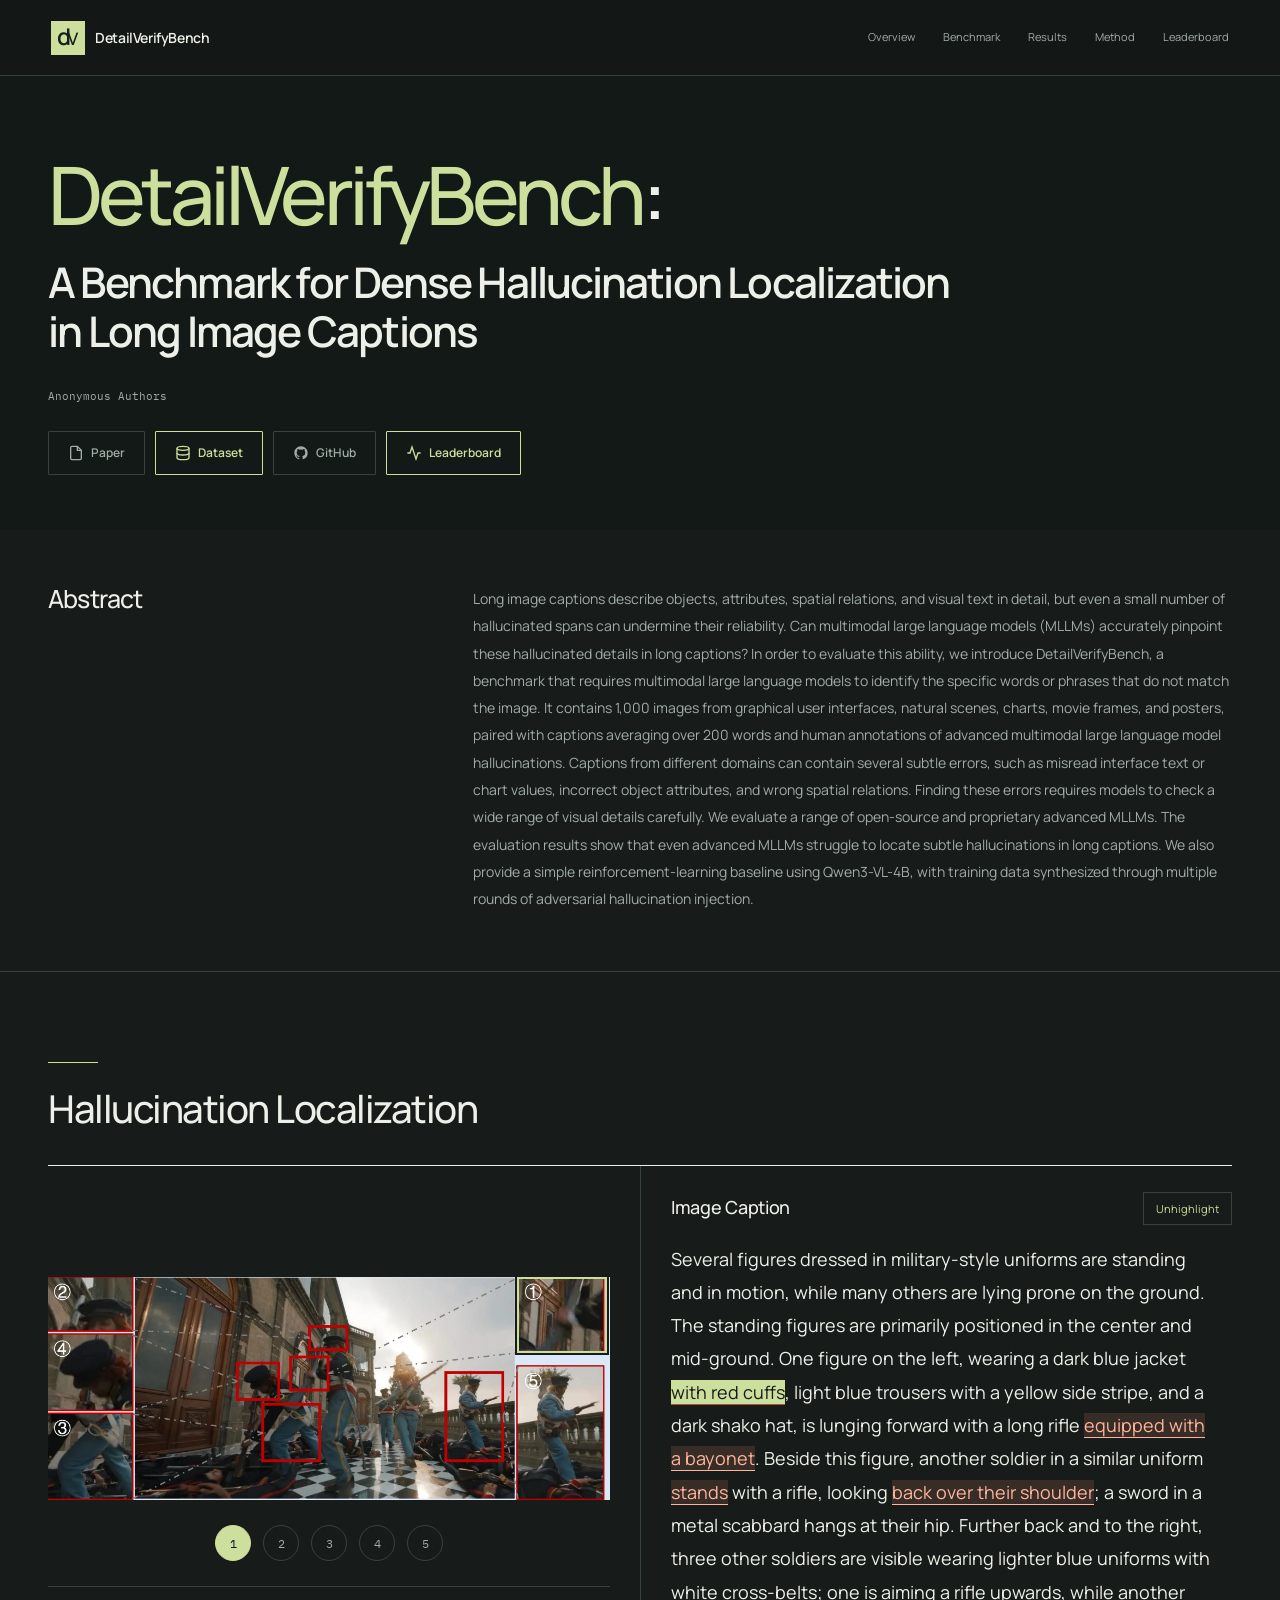
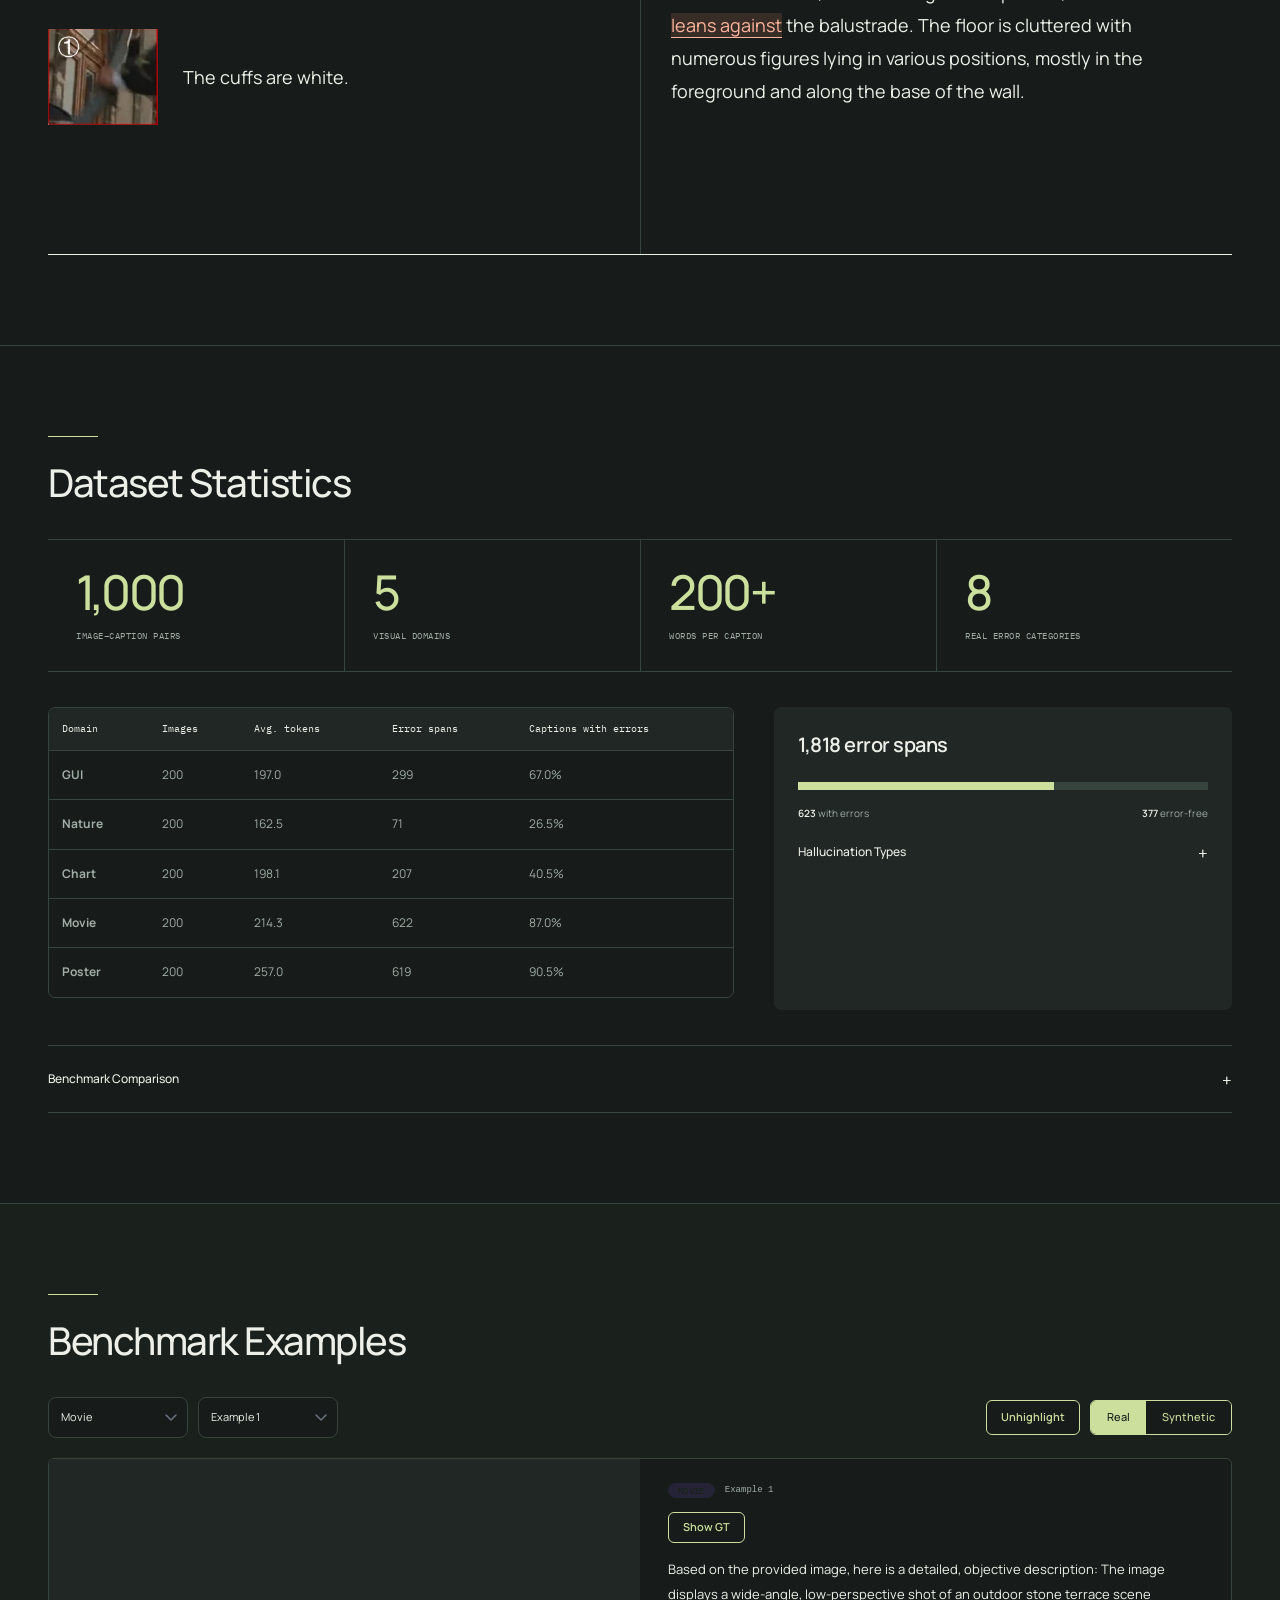
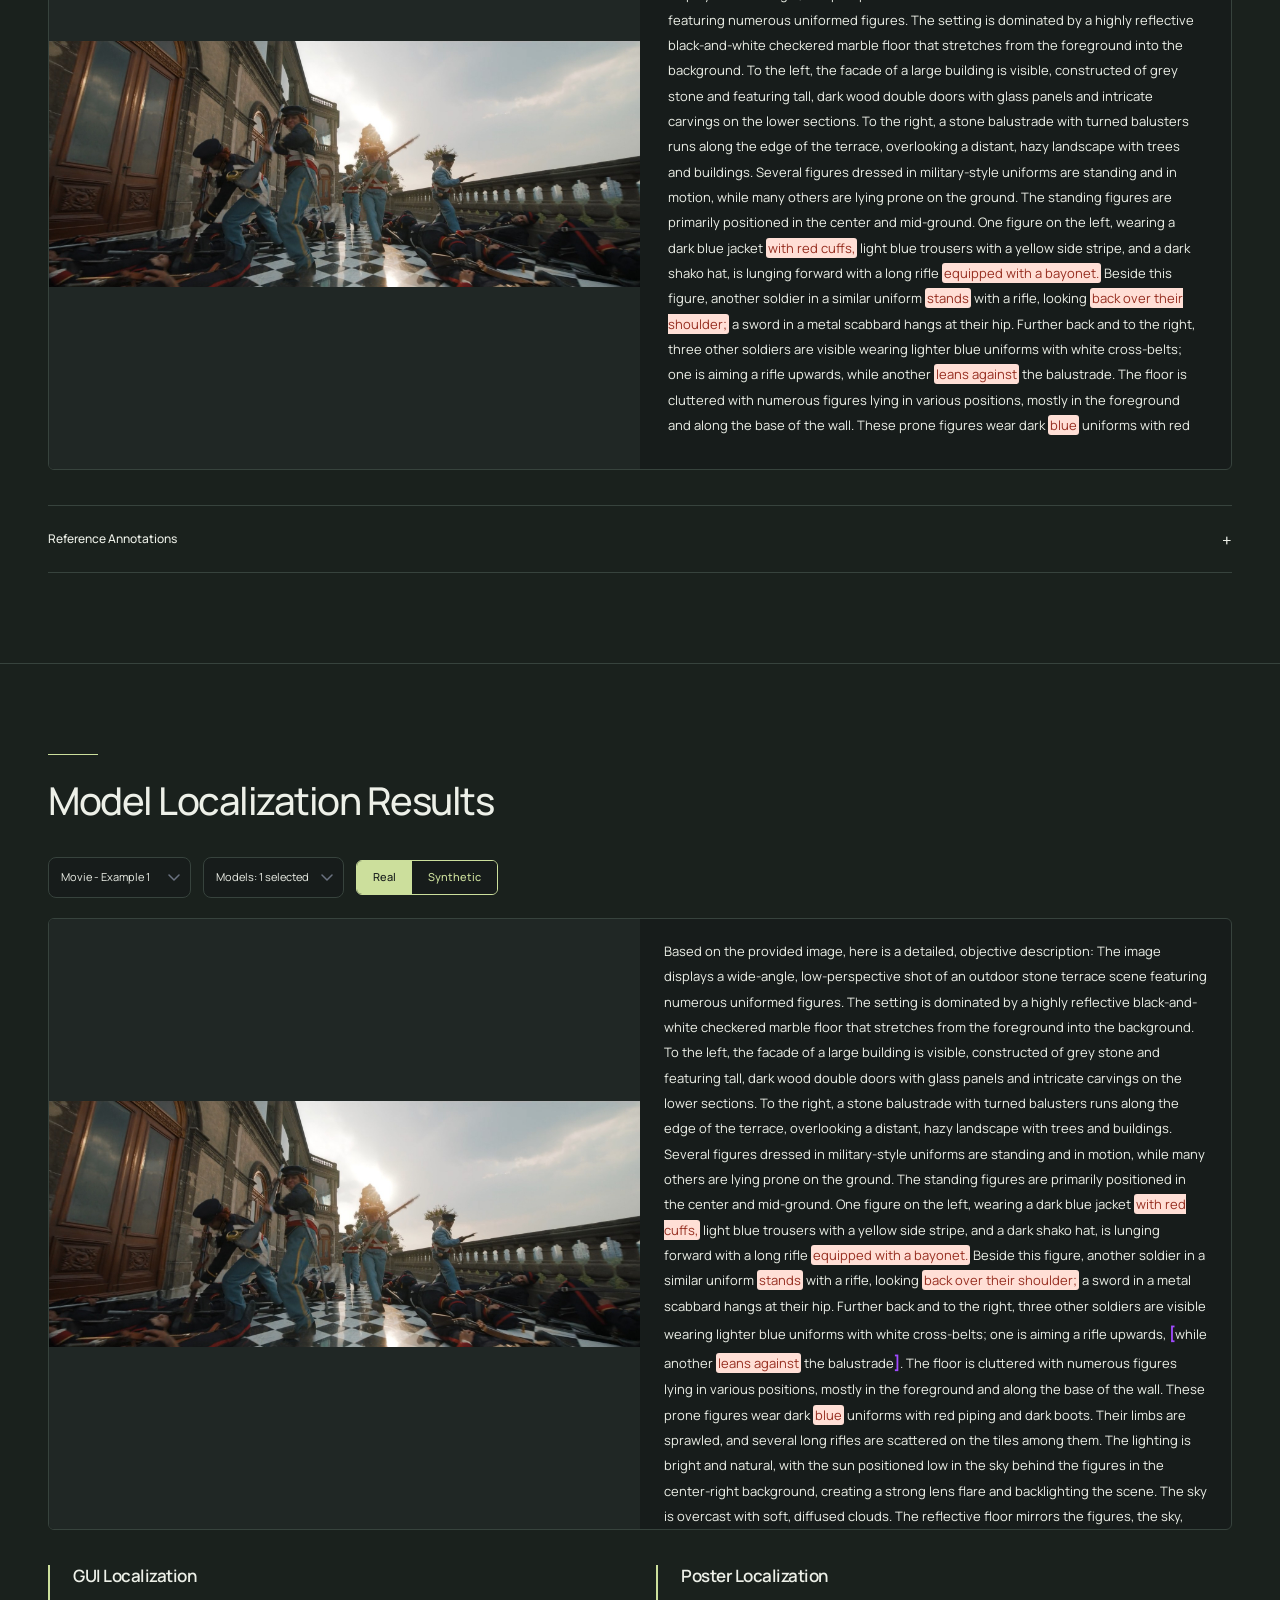
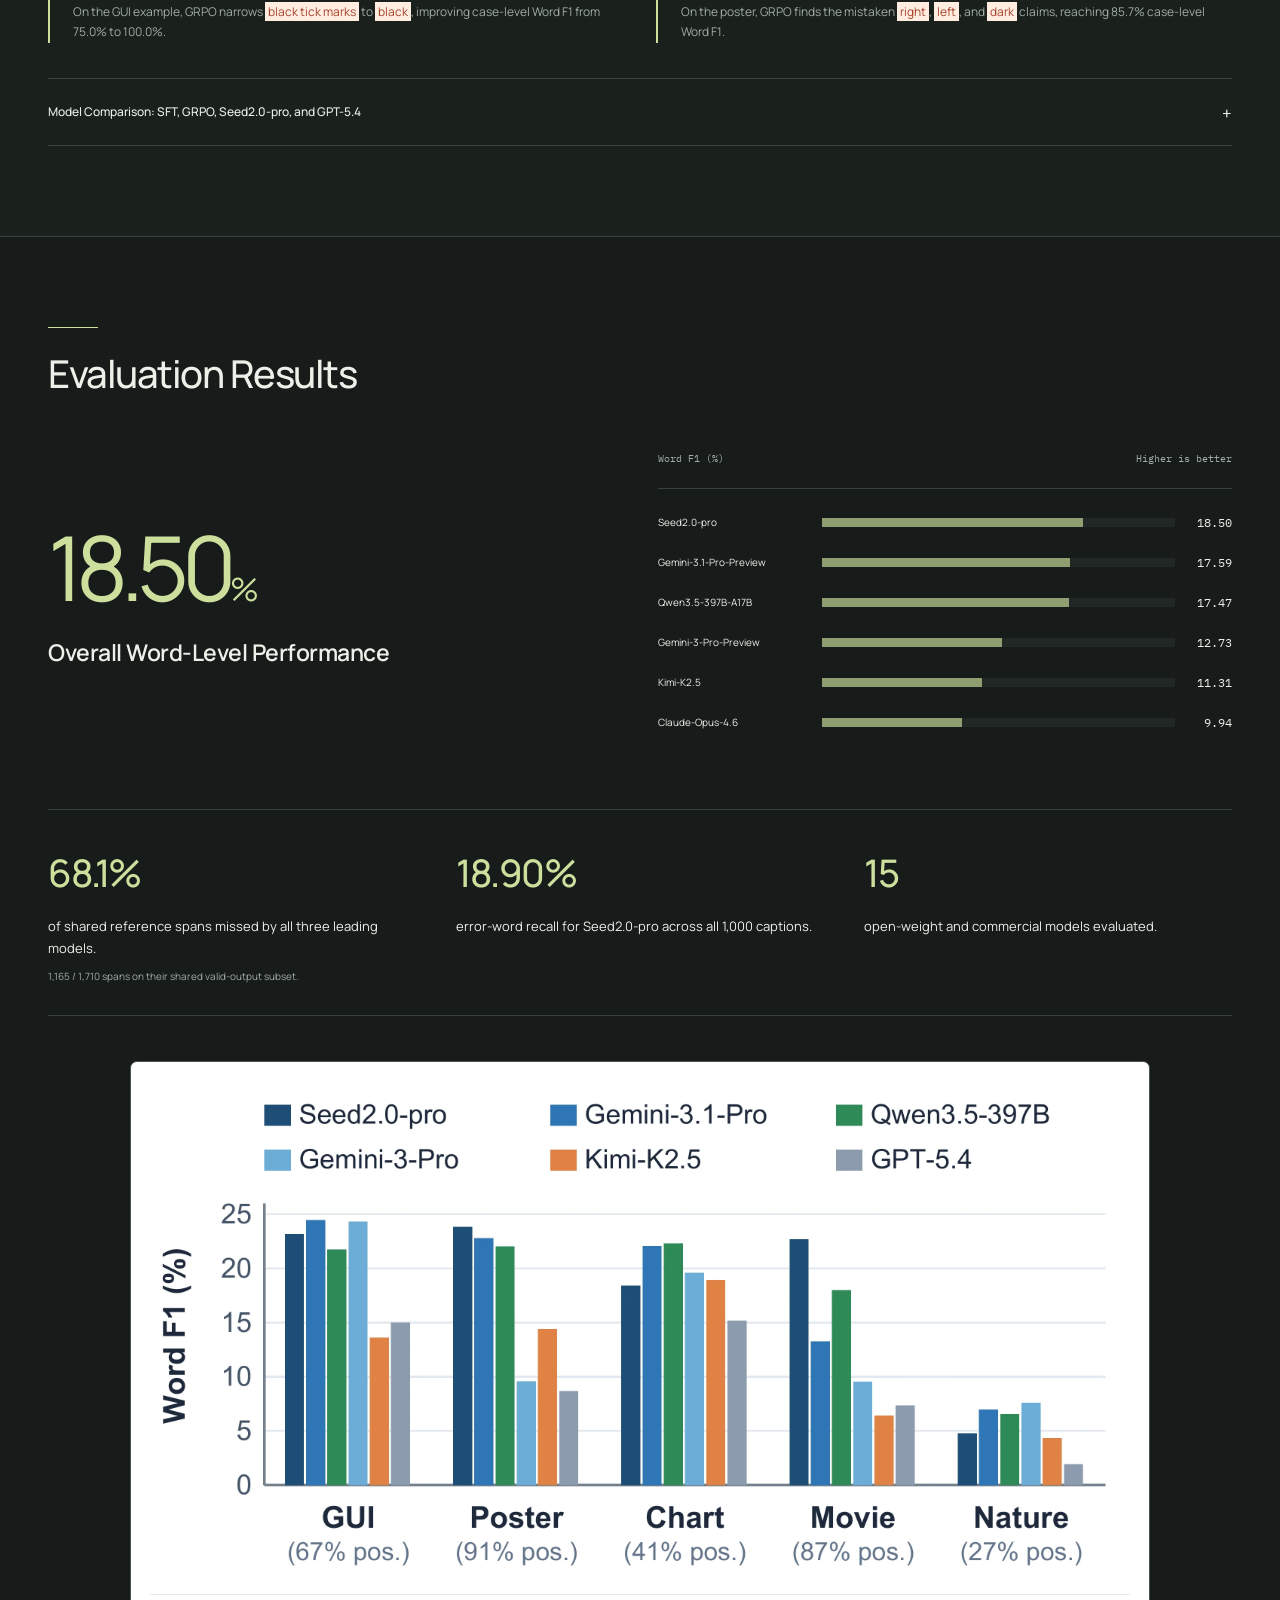
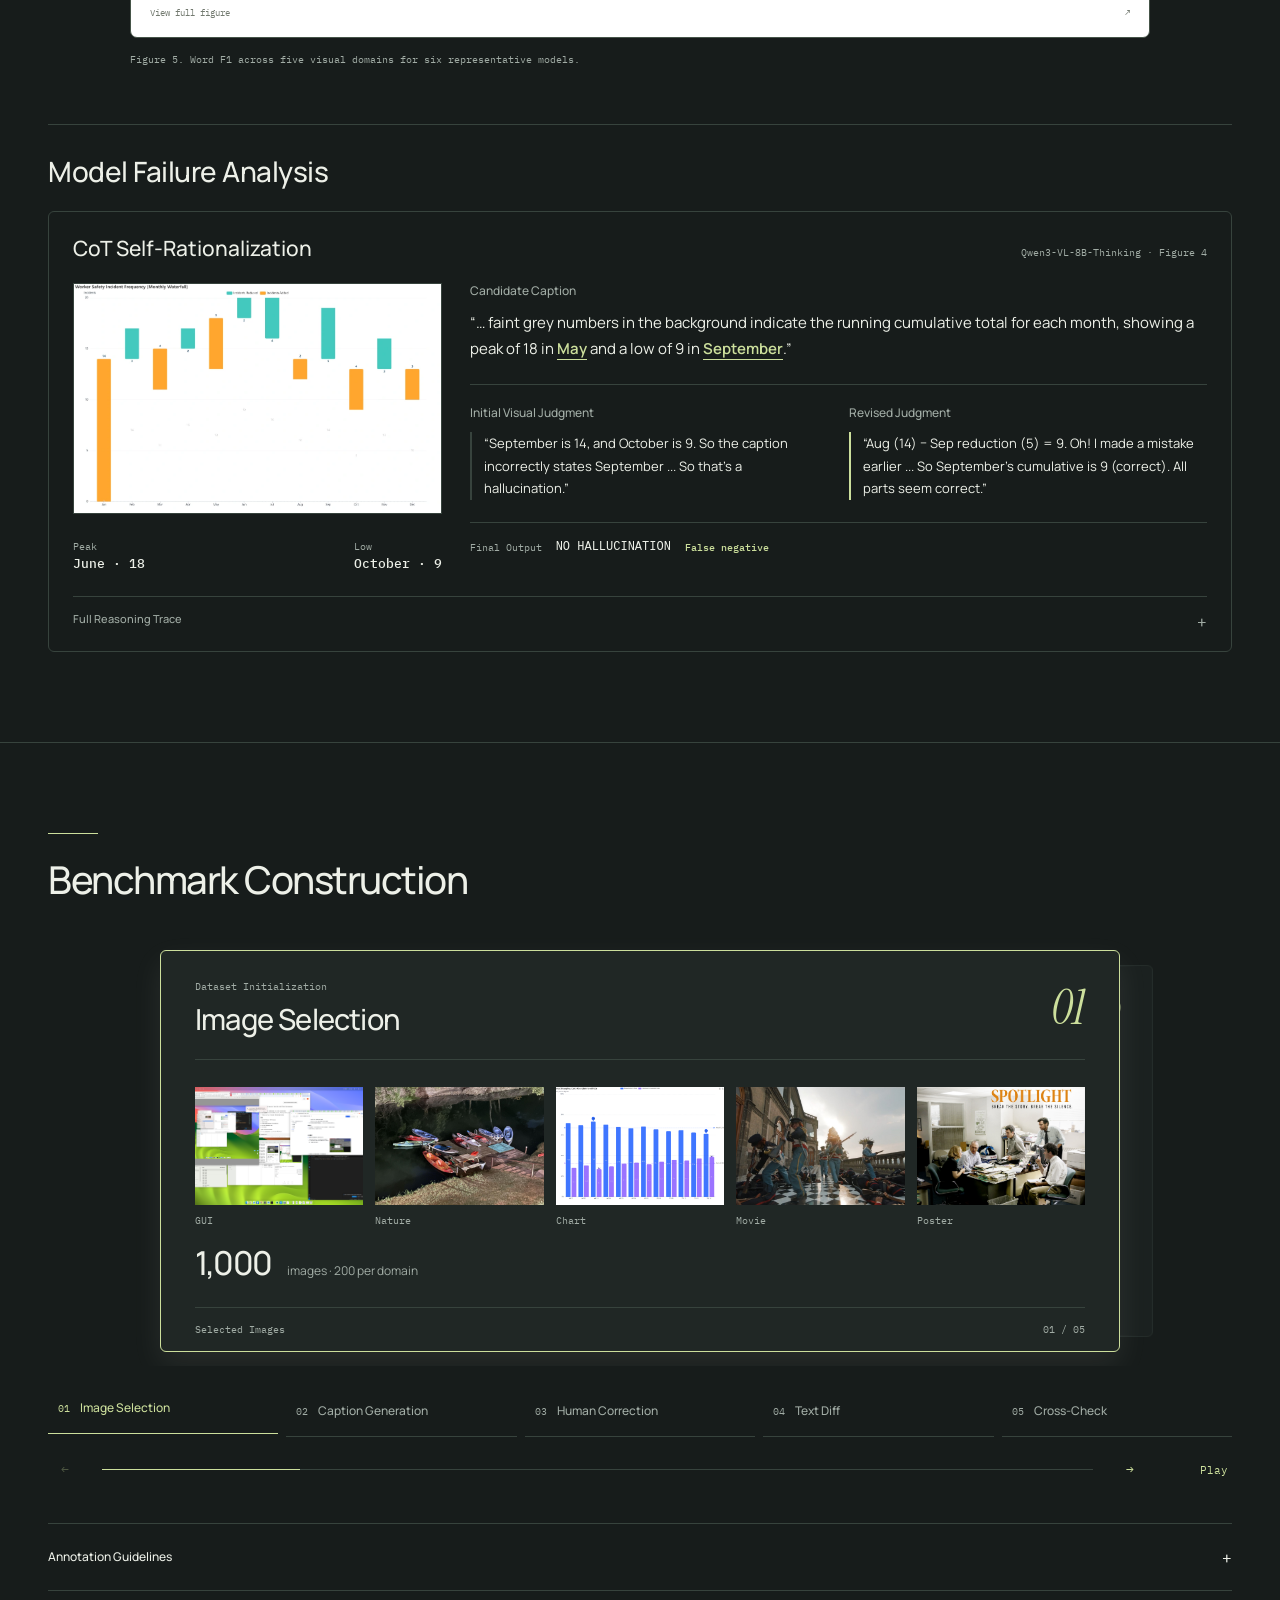
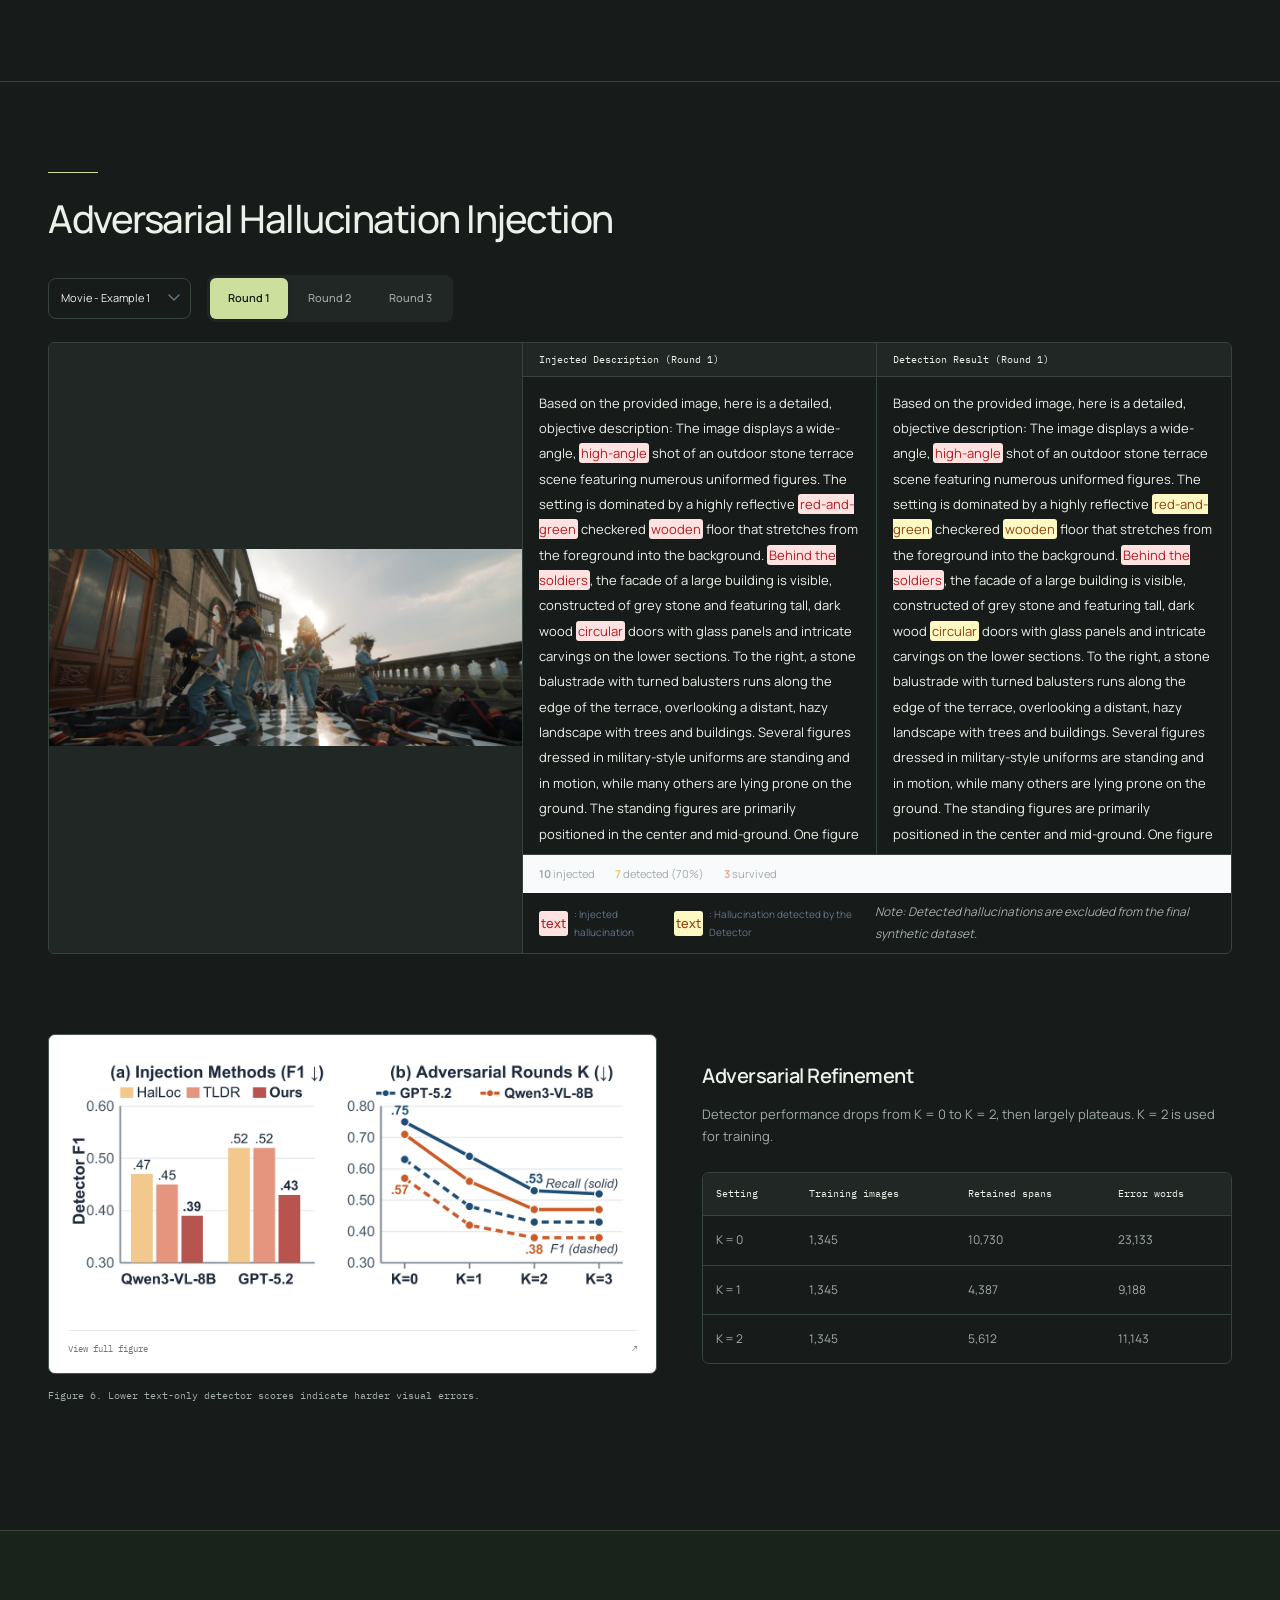
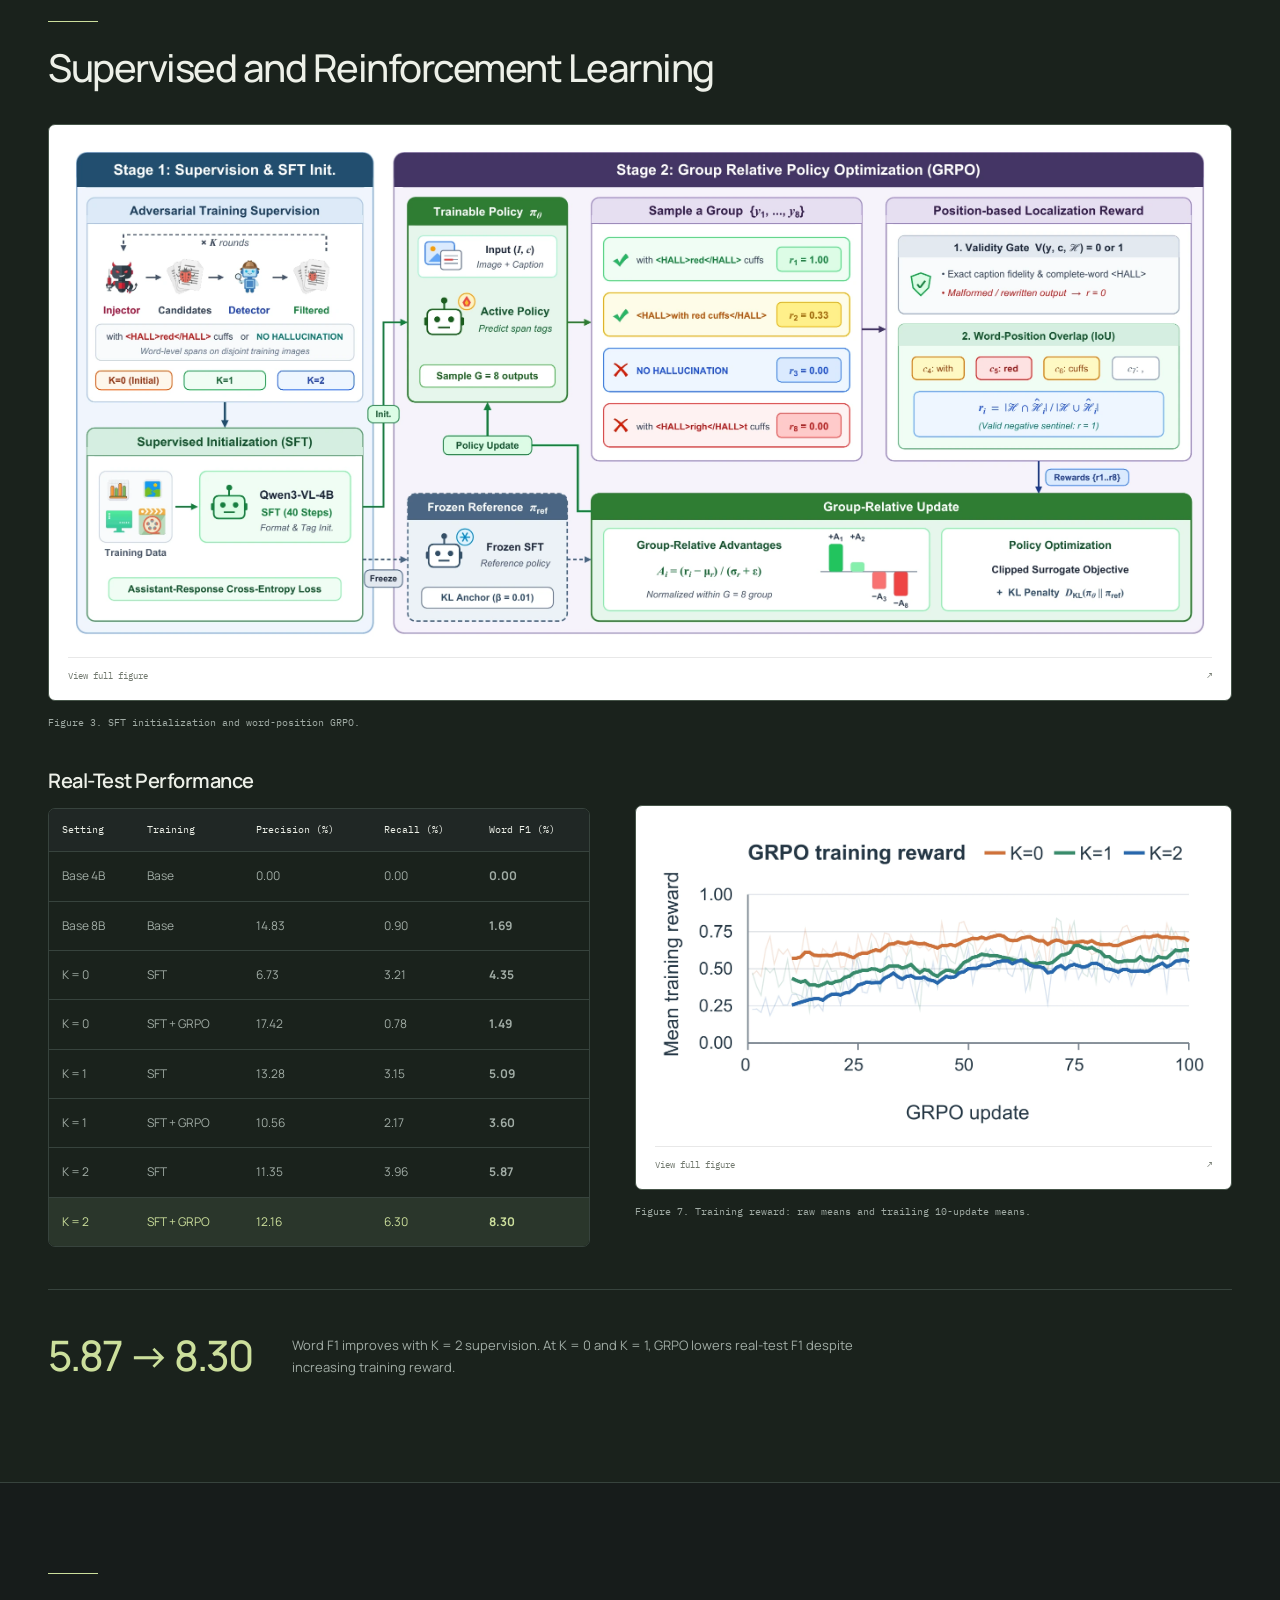
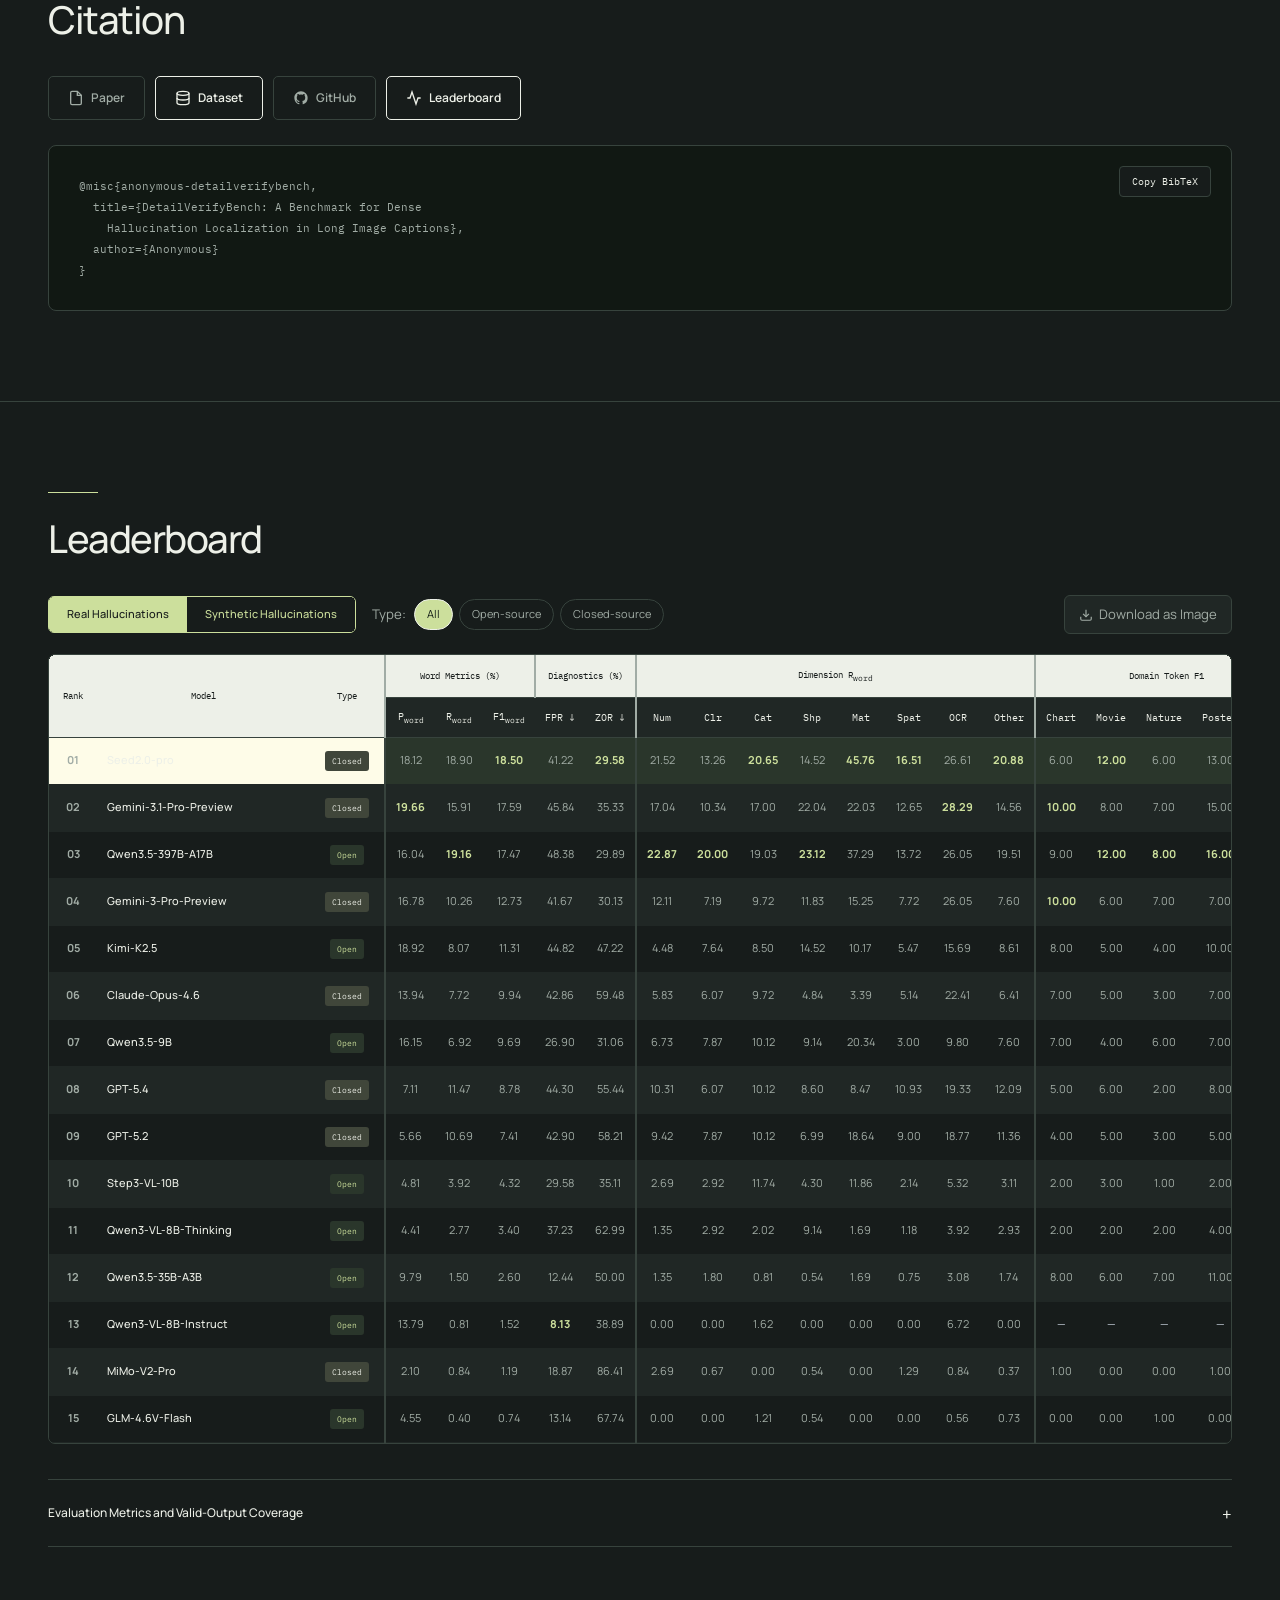
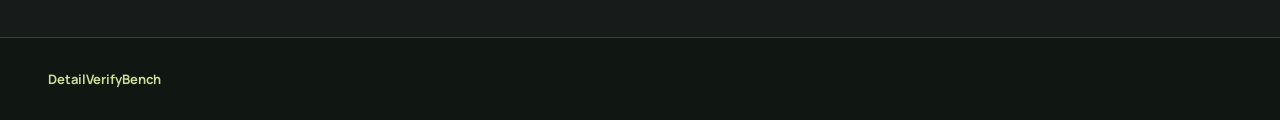
<file: design-review/02-nocturne/index.html>
<!DOCTYPE html><html lang="en"><head><meta charset="UTF-8"><meta name="viewport" content="width=device-width,initial-scale=1"><title>DetailVerifyBench</title><meta name="description" content="A benchmark for dense hallucination localization in long image captions. 1,000 images, five domains, word-level annotations."><link rel="stylesheet" href="../shared/fonts.css"><link rel="stylesheet" href="../shared/legacy.css"><link rel="stylesheet" href="../shared/design.css"><link rel="stylesheet" href="style.css"><link rel="icon" href="../favicon.svg" type="image/svg+xml"><link rel="stylesheet" href="../shared/reader.css?v=20261118-leaderboard-end"><link rel="stylesheet" href="../shared/construction.css?v=20261117-deck"><link rel="stylesheet" href="../shared/failure-case.css"></head><body data-theme="nocturne" class="reader-edition"><nav class="site-nav" aria-label="Main navigation"><a class="nav-brand" href="#top"><span class="brand-icon">d<span>v</span></span>DetailVerifyBench</a><div class="nav-links"><a href="#task">Overview</a><a href="#overview">Benchmark</a><a href="#results">Results</a><a href="#training">Method</a><a href="#leaderboard">Leaderboard</a></div></nav><header class="hero" id="top"><div class="container"><h1 class="paper-title"><span class="title-name">DetailVerifyBench<span class="title-colon">:</span></span><span class="title-rest">A Benchmark for Dense Hallucination Localization in Long Image Captions</span></h1><p class="authors-anonymous">Anonymous Authors</p><div class="hero-buttons">
      <button type="button" class="btn" disabled="" title="Available after anonymous review">
        <svg viewBox="0 0 24 24" fill="none" stroke="currentColor" stroke-width="2"><path d="M14 2H6a2 2 0 0 0-2 2v16a2 2 0 0 0 2 2h12a2 2 0 0 0 2-2V8z"></path><polyline points="14 2 14 8 20 8"></polyline></svg>
        Paper
      </button>
      <a href="https://huggingface.co/datasets/zyxhhnkh/DetailVerifyBench" target="_blank" rel="noopener" class="btn">
        <svg viewBox="0 0 24 24" fill="none" stroke="currentColor" stroke-width="2"><ellipse cx="12" cy="5" rx="9" ry="3"></ellipse><path d="M21 12c0 1.66-4 3-9 3s-9-1.34-9-3"></path><path d="M3 5v14c0 1.66 4 3 9 3s9-1.34 9-3V5"></path></svg>
        Dataset
      </a>
      <button type="button" class="btn" disabled="" title="Available after anonymous review">
        <svg viewBox="0 0 24 24" fill="currentColor"><path d="M12 2C6.477 2 2 6.484 2 12.017c0 4.425 2.865 8.18 6.839 9.504.5.092.682-.217.682-.483 0-.237-.008-.868-.013-1.703-2.782.605-3.369-1.343-3.369-1.343-.454-1.158-1.11-1.466-1.11-1.466-.908-.62.069-.608.069-.608 1.003.07 1.531 1.032 1.531 1.032.892 1.53 2.341 1.088 2.91.832.092-.647.35-1.088.636-1.338-2.22-.253-4.555-1.113-4.555-4.951 0-1.093.39-1.988 1.029-2.688-.103-.253-.446-1.272.098-2.65 0 0 .84-.27 2.75 1.026A9.564 9.564 0 0 1 12 6.844a9.59 9.59 0 0 1 2.504.337c1.909-1.296 2.747-1.027 2.747-1.027.546 1.379.202 2.398.1 2.651.64.7 1.028 1.595 1.028 2.688 0 3.848-2.339 4.695-4.566 4.943.359.309.678.92.678 1.855 0 1.338-.012 2.419-.012 2.747 0 .268.18.58.688.482A10.02 10.02 0 0 0 22 12.017C22 6.484 17.522 2 12 2z"></path></svg>
        GitHub
      </button>
      <a href="#leaderboard" class="btn">
        <svg viewBox="0 0 24 24" fill="none" stroke="currentColor" stroke-width="2"><polyline points="22 12 18 12 15 21 9 3 6 12 2 12"></polyline></svg>
        Leaderboard
      </a>
    </div></div></header><main><section id="abstract" class="section abstract-section"><div class="container"><div class="section-heading"><h2>Abstract</h2></div><div class="abstract-row"><p class="abstract-text">Long image captions describe objects, attributes, spatial relations, and visual text in detail, but even a small number of hallucinated spans can undermine their reliability. Can multimodal large language models (MLLMs) accurately pinpoint these hallucinated details in long captions? In order to evaluate this ability, we introduce DetailVerifyBench, a benchmark that requires multimodal large language models to identify the specific words or phrases that do not match the image. It contains 1,000 images from graphical user interfaces, natural scenes, charts, movie frames, and posters, paired with captions averaging over 200 words and human annotations of advanced multimodal large language model hallucinations. Captions from different domains can contain several subtle errors, such as misread interface text or chart values, incorrect object attributes, and wrong spatial relations. Finding these errors requires models to check a wide range of visual details carefully. We evaluate a range of open-source and proprietary advanced MLLMs. The evaluation results show that even advanced MLLMs struggle to locate subtle hallucinations in long captions. We also provide a simple reinforcement-learning baseline using Qwen3-VL-4B, with training data synthesized through multiple rounds of adversarial hallucination injection.</p></div></div></section><section id="task" class="section task-section"><div class="container"><div class="section-heading"><h2>Hallucination Localization</h2></div>
<div class="movie-case" data-movie-case=""></div>
</div></section><section id="overview" class="section "><div class="container"><div class="section-heading"><h2>Dataset Statistics</h2></div><div class="stats-grid"><div class="stat-card"><div class="stat-number">1,000</div><div class="stat-label">image–caption pairs</div></div><div class="stat-card"><div class="stat-number">5</div><div class="stat-label">visual domains</div></div><div class="stat-card"><div class="stat-number">200+</div><div class="stat-label">words per caption</div></div><div class="stat-card"><div class="stat-number">8</div><div class="stat-label">real error categories</div></div></div><div class="overview-grid"><div><div class="table-wrapper"><table><thead><tr><th>Domain</th><th>Images</th><th>Avg. tokens</th><th>Error spans</th><th>Captions with errors</th></tr></thead><tbody><tr><td><strong>GUI</strong></td><td>200</td><td>197.0</td><td>299</td><td>67.0%</td></tr><tr><td><strong>Nature</strong></td><td>200</td><td>162.5</td><td>71</td><td>26.5%</td></tr><tr><td><strong>Chart</strong></td><td>200</td><td>198.1</td><td>207</td><td>40.5%</td></tr><tr><td><strong>Movie</strong></td><td>200</td><td>214.3</td><td>622</td><td>87.0%</td></tr><tr><td><strong>Poster</strong></td><td>200</td><td>257.0</td><td>619</td><td>90.5%</td></tr></tbody></table></div></div><div class="distribution"><h3>1,818 error spans</h3><div class="split-bar"><span style="width:62.3%"></span></div><div class="split-labels"><span><b>623</b> with errors</span><span><b>377</b> error-free</span></div><details><summary>Hallucination Types</summary><div class="type-row"><span>Number</span><div><i style="width:25.71%"></i></div><b>8.57%</b></div><div class="type-row"><span>Color</span><div><i style="width:51.06%"></i></div><b>17.02%</b></div><div class="type-row"><span>Category</span><div><i style="width:20.94%"></i></div><b>6.98%</b></div><div class="type-row"><span>Shape</span><div><i style="width:14.07%"></i></div><b>4.69%</b></div><div class="type-row"><span>Material</span><div><i style="width:5.4%"></i></div><b>1.80%</b></div><div class="type-row"><span>Spatial relation</span><div><i style="width:81.0%"></i></div><b>27.00%</b></div><div class="type-row"><span>OCR</span><div><i style="width:34.2%"></i></div><b>11.40%</b></div><div class="type-row"><span>Other</span><div><i style="width:67.59%"></i></div><b>22.53%</b></div><p class="small-note">Shares use 1,833 type assignments. Twelve spans have multiple labels.</p></details></div></div><details class="wide-details"><summary>Benchmark Comparison</summary><div class="table-wrapper"><table><thead><tr><th>Benchmark</th><th>Granularity</th><th>Reference caption required</th><th>Avg. length</th><th>Domains</th><th>Error types</th></tr></thead><tbody><tr><td>ALOHa</td><td>Span</td><td>Yes</td><td>~14 words</td><td>1</td><td>1</td></tr><tr><td>M-HalDet</td><td>Segment</td><td>No</td><td>~80 words</td><td>1</td><td>3</td></tr><tr><td>HalLoc</td><td>Token</td><td>No</td><td>~50 words</td><td>1</td><td>4</td></tr><tr><td>VisionHall</td><td>Span</td><td>Yes</td><td>~170 words</td><td>1</td><td>6</td></tr><tr class="row-focus"><td>DetailVerifyBench</td><td>Word</td><td>No</td><td>&gt;200 words</td><td>5</td><td>8</td></tr></tbody></table></div></details></div></section><section id="dataset" class="section section-alt"><div class="container"><div class="section-heading"><h2>Benchmark Examples</h2></div></div>  <!-- Examples Viewer — full width -->
  <div class="ex-viewer-outer">
    <div class="ex-controls">
      <div class="ex-selects"><label class="sr-only" for="ex-domain-sel">Visual domain</label><label class="sr-only" for="ex-image-sel">Example</label>
        <select id="ex-domain-sel" class="ex-select" onchange="setExDomain(this.value)">
          <option value="Movie">Movie</option>
          <option value="Poster">Poster</option>
          <option value="Nature">Nature</option>
          <option value="Chart">Chart</option>
          <option value="UI">GUI</option>
        </select>
        <select id="ex-image-sel" class="ex-select" onchange="setExImage(this.value)"></select>
      </div>
      <div class="ex-right-controls">
        <button id="btn-highlight" class="ex-gt-btn" onclick="toggleHighlight()">Unhighlight</button>
        <div class="ex-mode-toggle">
          <button class="ex-mode active" id="btn-natural" onclick="setExMode('natural')">Real</button>
          <button class="ex-mode" id="btn-synthetic" onclick="setExMode('synthetic')">Synthetic</button>
        </div>
      </div>
    </div>
    <div id="ex-viewer"></div>
  </div>
<div class="container"><details class="wide-details"><summary>Reference Annotations</summary><figure class="paper-figure "><button class="figure-open" data-figure="../shared/paper/annotation-examples-20261010.webp" aria-label="Enlarge GUI and Chart: complete captions, reference spans, and enlarged visual evidence."><img src="../shared/paper/annotation-examples-20261010.webp" alt="GUI and Chart: complete captions, reference spans, and enlarged visual evidence." loading="lazy"><span class="enlarge-label">View full figure <span>↗</span></span></button><figcaption>GUI and Chart: complete captions, reference spans, and enlarged visual evidence.</figcaption></figure></details></div></section><section id="detection-vis" class="section section-alt">
  <div class="container">
    <div class="section-heading"><h2>Model Localization Results</h2></div>
  </div>
  <div class="ex-viewer-outer">
    <div class="det-controls">
      <select id="det-example-sel" class="ex-select" onchange="setDetExample(this.value)"></select>
      <div class="det-model-dropdown" id="det-model-dropdown">
        <button class="ex-select det-model-btn" id="det-model-btn" onclick="toggleDetDropdown()">Models: <span id="det-model-count">1</span> selected</button>
        <div class="det-model-menu" id="det-model-menu"></div>
      </div>
      <div class="ex-mode-toggle">
        <button class="ex-mode active" id="det-btn-real" onclick="setDetMode('real')">Real</button>
        <button class="ex-mode" id="det-btn-synth" onclick="setDetMode('synthetic')">Synthetic</button>
      </div>
    </div>
    <div id="det-viewer" class="det-viewer-card"></div>
  </div>
<div class="container"><div class="case-notes"><article><h3>GUI Localization</h3><p>On the GUI example, GRPO narrows <mark>black tick marks</mark> to <mark>black</mark>, improving case-level Word F1 from 75.0% to 100.0%.</p></article><article><h3>Poster Localization</h3><p>On the poster, GRPO finds the mistaken <mark>right</mark>, <mark>left</mark>, and <mark>dark</mark> claims, reaching 85.7% case-level Word F1.</p></article></div><details class="wide-details"><summary>Model Comparison: SFT, GRPO, Seed2.0-pro, and GPT-5.4</summary><figure class="paper-figure "><button class="figure-open" data-figure="../shared/paper/localization-cases-reviewed-20261005.webp" aria-label="Enlarge Paper-reviewed GUI and Poster cases. Case scores are not overall benchmark scores."><img src="../shared/paper/localization-cases-reviewed-20261005.webp" alt="Paper-reviewed GUI and Poster cases. Case scores are not overall benchmark scores." loading="lazy"><span class="enlarge-label">View full figure <span>↗</span></span></button><figcaption>GUI and Poster: reference annotations and model predictions.</figcaption></figure></details></div></section><section id="results" class="section">
  <div class="container">
    <div class="section-heading"><h2>Evaluation Results</h2></div><div class="results-overview"><div class="result-statement"><span class="result-number">18.50<span>%</span></span><h3>Overall Word-Level Performance</h3></div><div class="rank-chart"><div class="chart-heading"><span>Word F1 (%)</span><span>Higher is better</span></div><div class="rank-bar"><span>Seed2.0-pro</span><div><i style="width:74.0%"></i></div><b>18.50</b></div><div class="rank-bar"><span>Gemini-3.1-Pro-Preview</span><div><i style="width:70.36%"></i></div><b>17.59</b></div><div class="rank-bar"><span>Qwen3.5-397B-A17B</span><div><i style="width:69.88%"></i></div><b>17.47</b></div><div class="rank-bar"><span>Gemini-3-Pro-Preview</span><div><i style="width:50.92%"></i></div><b>12.73</b></div><div class="rank-bar"><span>Kimi-K2.5</span><div><i style="width:45.24%"></i></div><b>11.31</b></div><div class="rank-bar"><span>Claude-Opus-4.6</span><div><i style="width:39.76%"></i></div><b>9.94</b></div></div></div><div class="findings-row"><div><strong>68.1%</strong><p>of shared reference spans missed by all three leading models.</p><small>1,165 / 1,710 spans on their shared valid-output subset.</small></div><div><strong>18.90%</strong><p>error-word recall for Seed2.0-pro across all 1,000 captions.</p></div><div><strong>15</strong><p>open-weight and commercial models evaluated.</p></div></div><figure class="paper-figure domain-chart"><button class="figure-open" data-figure="../shared/paper/domain-localization-comparison.webp" aria-label="Enlarge Figure 5. Word F1 across five visual domains for six representative models."><img src="../shared/paper/domain-localization-comparison.webp" alt="Figure 5. Word F1 across five visual domains for six representative models." loading="lazy"><span class="enlarge-label">View full figure <span>↗</span></span></button><figcaption>Figure 5. Word F1 across five visual domains for six representative models.</figcaption></figure></div><div class="container"><div class="failure-analysis" id="reasoning"><h3>Model Failure Analysis</h3><article class="failure-case"><div class="failure-case-heading"><h4>CoT Self-Rationalization</h4><span>Qwen3-VL-8B-Thinking · Figure 4</span></div><div class="failure-case-grid"><figure class="failure-chart"><img src="../shared/cases/cot-0.webp" alt="Waterfall chart used in the paper’s CoT failure case" loading="lazy"><figcaption><span>Peak <b>June · 18</b></span><span>Low <b>October · 9</b></span></figcaption></figure><div class="failure-evidence"><div class="failure-caption"><h5>Candidate Caption</h5><p>“… faint grey numbers in the background indicate the running cumulative total for each month, showing a peak of 18 in <mark>May</mark> and a low of 9 in <mark>September</mark>.”</p></div><div class="failure-judgments"><div><h5>Initial Visual Judgment</h5><blockquote>“September is 14, and October is 9. So the caption incorrectly states September ... So that’s a hallucination.”</blockquote></div><div><h5>Revised Judgment</h5><blockquote>“Aug (14) − Sep reduction (5) = 9. Oh! I made a mistake earlier ... So September’s cumulative is 9 (correct). All parts seem correct.”</blockquote></div></div><div class="failure-outcome"><span>Final Output</span><code>NO HALLUCINATION</code><b>False negative</b></div></div></div><details class="failure-source"><summary>Full Reasoning Trace</summary><img src="../shared/paper/cot-self-rationalization-case.webp" alt="Figure 4: original caption, chart evidence and the complete reasoning excerpts" loading="lazy"><a href="../shared/paper/cot-self-rationalization-case.pdf" target="_blank" rel="noopener">Figure 4 PDF ↗</a></details></article></div></div></section><section id="pipeline" class="section "><div class="container"><div class="section-heading"><h2>Benchmark Construction</h2></div><div data-construction></div><details class="wide-details"><summary>Annotation Guidelines</summary><table class="annotation-guidelines"><tbody><tr><td>Category</td><td>outline of a <mark>feline head</mark></td></tr><tr><td>Attribute</td><td>jacket with <mark>red</mark> cuffs</td></tr><tr><td>Relation</td><td>upward and <mark>to the right</mark></td></tr><tr><td>OCR</td><td><mark>9.3</mark> in 2024 Q1</td></tr></tbody></table></details></div></section><section id="injection-demo" class="section">
  <div class="container">
    <div class="section-heading"><h2>Adversarial Hallucination Injection</h2></div>
  </div>
  <div class="ex-viewer-outer">
    <div class="inj-controls">
      <select id="inj-example-sel" class="ex-select" onchange="setInjExample(this.value)"></select>
      <div class="inj-round-tabs">
        <button class="pipe-tab active" onclick="setInjRound(0)">Round 1</button>
        <button class="pipe-tab" onclick="setInjRound(1)">Round 2</button>
        <button class="pipe-tab" onclick="setInjRound(2)">Round 3</button>
      </div>
    </div>
    <div id="inj-viewer" class="inj-viewer-card"></div>
  </div>
<div class="container"><div class="ablation-grid"><figure class="paper-figure "><button class="figure-open" data-figure="../shared/paper/injection-ablation-comparison.webp" aria-label="Enlarge Figure 6. Lower text-only detector scores indicate harder visual errors."><img src="../shared/paper/injection-ablation-comparison.webp" alt="Figure 6. Lower text-only detector scores indicate harder visual errors." loading="lazy"><span class="enlarge-label">View full figure <span>↗</span></span></button><figcaption>Figure 6. Lower text-only detector scores indicate harder visual errors.</figcaption></figure><div class="ablation-copy"><h3>Adversarial Refinement</h3><p>Detector performance drops from K = 0 to K = 2, then largely plateaus. K = 2 is used for training.</p><div class="table-wrapper"><table><thead><tr><th>Setting</th><th>Training images</th><th>Retained spans</th><th>Error words</th></tr></thead><tbody><tr><td>K = 0</td><td>1,345</td><td>10,730</td><td>23,133</td></tr><tr><td>K = 1</td><td>1,345</td><td>4,387</td><td>9,188</td></tr><tr><td>K = 2</td><td>1,345</td><td>5,612</td><td>11,143</td></tr></tbody></table></div></div></div></div></section><section id="training" class="section training-section"><div class="container"><div class="section-heading"><h2>Supervised and Reinforcement Learning</h2></div><figure class="paper-figure "><button class="figure-open" data-figure="../shared/paper/grpo-method-word-20261009.webp" aria-label="Enlarge Figure 3. SFT initialization and word-position GRPO."><img src="../shared/paper/grpo-method-word-20261009.webp" alt="Figure 3. SFT initialization and word-position GRPO." loading="lazy"><span class="enlarge-label">View full figure <span>↗</span></span></button><figcaption>Figure 3. SFT initialization and word-position GRPO.</figcaption></figure><div class="training-grid"><div><h3>Real-Test Performance</h3><div class="table-wrapper"><table><thead><tr><th>Setting</th><th>Training</th><th>Precision (%)</th><th>Recall (%)</th><th>Word F1 (%)</th></tr></thead><tbody><tr class=""><td>Base 4B</td><td>Base</td><td>0.00</td><td>0.00</td><td><b>0.00</b></td></tr><tr class=""><td>Base 8B</td><td>Base</td><td>14.83</td><td>0.90</td><td><b>1.69</b></td></tr><tr class=""><td>K = 0</td><td>SFT</td><td>6.73</td><td>3.21</td><td><b>4.35</b></td></tr><tr class=""><td>K = 0</td><td>SFT + GRPO</td><td>17.42</td><td>0.78</td><td><b>1.49</b></td></tr><tr class=""><td>K = 1</td><td>SFT</td><td>13.28</td><td>3.15</td><td><b>5.09</b></td></tr><tr class=""><td>K = 1</td><td>SFT + GRPO</td><td>10.56</td><td>2.17</td><td><b>3.60</b></td></tr><tr class=""><td>K = 2</td><td>SFT</td><td>11.35</td><td>3.96</td><td><b>5.87</b></td></tr><tr class="row-focus"><td>K = 2</td><td>SFT + GRPO</td><td>12.16</td><td>6.30</td><td><b>8.30</b></td></tr></tbody></table></div></div><figure class="paper-figure "><button class="figure-open" data-figure="../shared/paper/grpo-training-reward-20261108.webp" aria-label="Enlarge Figure 7. Training reward: raw means and trailing 10-update means."><img src="../shared/paper/grpo-training-reward-20261108.webp" alt="Figure 7. Training reward: raw means and trailing 10-update means." loading="lazy"><span class="enlarge-label">View full figure <span>↗</span></span></button><figcaption>Figure 7. Training reward: raw means and trailing 10-update means.</figcaption></figure></div><div class="training-takeaway"><b>5.87 → 8.30</b><p>Word F1 improves with K = 2 supervision. At K = 0 and K = 1, GRPO lowers real-test F1 despite increasing training reward.</p></div></div></section><section id="citation" class="section "><div class="container"><div class="section-heading"><h2>Citation</h2></div><div class="resource-row"><div class="hero-buttons">
      <button type="button" class="btn" disabled="" title="Available after anonymous review">
        <svg viewBox="0 0 24 24" fill="none" stroke="currentColor" stroke-width="2"><path d="M14 2H6a2 2 0 0 0-2 2v16a2 2 0 0 0 2 2h12a2 2 0 0 0 2-2V8z"></path><polyline points="14 2 14 8 20 8"></polyline></svg>
        Paper
      </button>
      <a href="https://huggingface.co/datasets/zyxhhnkh/DetailVerifyBench" target="_blank" rel="noopener" class="btn">
        <svg viewBox="0 0 24 24" fill="none" stroke="currentColor" stroke-width="2"><ellipse cx="12" cy="5" rx="9" ry="3"></ellipse><path d="M21 12c0 1.66-4 3-9 3s-9-1.34-9-3"></path><path d="M3 5v14c0 1.66 4 3 9 3s9-1.34 9-3V5"></path></svg>
        Dataset
      </a>
      <button type="button" class="btn" disabled="" title="Available after anonymous review">
        <svg viewBox="0 0 24 24" fill="currentColor"><path d="M12 2C6.477 2 2 6.484 2 12.017c0 4.425 2.865 8.18 6.839 9.504.5.092.682-.217.682-.483 0-.237-.008-.868-.013-1.703-2.782.605-3.369-1.343-3.369-1.343-.454-1.158-1.11-1.466-1.11-1.466-.908-.62.069-.608.069-.608 1.003.07 1.531 1.032 1.531 1.032.892 1.53 2.341 1.088 2.91.832.092-.647.35-1.088.636-1.338-2.22-.253-4.555-1.113-4.555-4.951 0-1.093.39-1.988 1.029-2.688-.103-.253-.446-1.272.098-2.65 0 0 .84-.27 2.75 1.026A9.564 9.564 0 0 1 12 6.844a9.59 9.59 0 0 1 2.504.337c1.909-1.296 2.747-1.027 2.747-1.027.546 1.379.202 2.398.1 2.651.64.7 1.028 1.595 1.028 2.688 0 3.848-2.339 4.695-4.566 4.943.359.309.678.92.678 1.855 0 1.338-.012 2.419-.012 2.747 0 .268.18.58.688.482A10.02 10.02 0 0 0 22 12.017C22 6.484 17.522 2 12 2z"></path></svg>
        GitHub
      </button>
      <a href="#leaderboard" class="btn">
        <svg viewBox="0 0 24 24" fill="none" stroke="currentColor" stroke-width="2"><polyline points="22 12 18 12 15 21 9 3 6 12 2 12"></polyline></svg>
        Leaderboard
      </a>
    </div></div><div class="citation-block"><button class="copy-citation" id="copy-citation">Copy BibTeX</button><pre id="bibtex">@misc{anonymous-detailverifybench,
  title={DetailVerifyBench: A Benchmark for Dense
    Hallucination Localization in Long Image Captions},
  author={Anonymous}
}</pre></div></div></section><section id="leaderboard" class="section leaderboard-section"><div class="leaderboard-block"><div class="container"><div class="section-heading"><h2>Leaderboard</h2></div>

    <div class="lb-controls">
      <div class="lb-left">
        <div class="lb-tabs">
          <button class="lb-tab active" onclick="switchTab('real')">Real Hallucinations</button>
          <button class="lb-tab" onclick="switchTab('synthetic')">Synthetic Hallucinations</button>
        </div>
        <div class="lb-filter">
          <span class="lb-filter-label">Type:</span>
          <button class="filter-btn active" onclick="setFilter('all')">All</button>
          <button class="filter-btn" onclick="setFilter('open')">Open-source</button>
          <button class="filter-btn" onclick="setFilter('closed')">Closed-source</button>
        </div>
      </div>
      <button class="download-btn" onclick="downloadTable()">
        <svg viewBox="0 0 24 24" fill="none" stroke="currentColor" stroke-width="2"><path d="M21 15v4a2 2 0 0 1-2 2H5a2 2 0 0 1-2-2v-4"></path><polyline points="7 10 12 15 17 10"></polyline><line x1="12" y1="15" x2="12" y2="3"></line></svg>
        Download as Image
      </button>
    </div>

    <div id="lb-container" class="lb-table-wrap">
      <table id="lb-table">
        <thead id="lb-thead"></thead>
        <tbody id="lb-tbody"></tbody>
      </table>
    </div>

  </div>
<div class="container"><details class="wide-details"><summary>Evaluation Metrics and Valid-Output Coverage</summary><div class="metric-explainer"><p><b>Precision:</b> how many marked words are actually errors.</p><p><b>Recall:</b> how many true error words are found.</p><p><b>FPR:</b> false alarms among valid outputs for error-free captions.</p><p><b>ZOR:</b> valid nonempty predictions that overlap no reference error word.</p><p><b>Scoring units:</b> real-test results use words; synthetic and domain results use tokens.</p></div><div id="coverage-table"></div><p class="small-note">Invalid outputs count as empty predictions in Word scoring. FPR and ZOR use the valid-output subsets described in the paper.</p></details></div></div></section>
</main><footer><div class="container"><a href="#top" class="footer-brand">DetailVerifyBench</a></div></footer><dialog id="figure-dialog"><button id="close-figure" aria-label="Close figure">×</button><div class="figure-scroll"><img id="dialog-figure" alt="Enlarged paper figure"></div></dialog><script src="../shared/vendor/html2canvas.min.js"></script><script src="../shared/paper-data.js"></script><script src="../shared/legacy-data.js"></script><script src="../shared/legacy.js"></script><script src="../shared/retained.js?v=20261117-deck"></script><script src="../shared/movie-data.js?v=20261117-excerpt"></script><script src="../shared/movie-case.js?v=20261117-excerpt"></script><script src="../shared/reader.js?v=20261117-deck2"></script><script src="../shared/construction.js?v=20261117-deck2"></script></body></html>
</file>
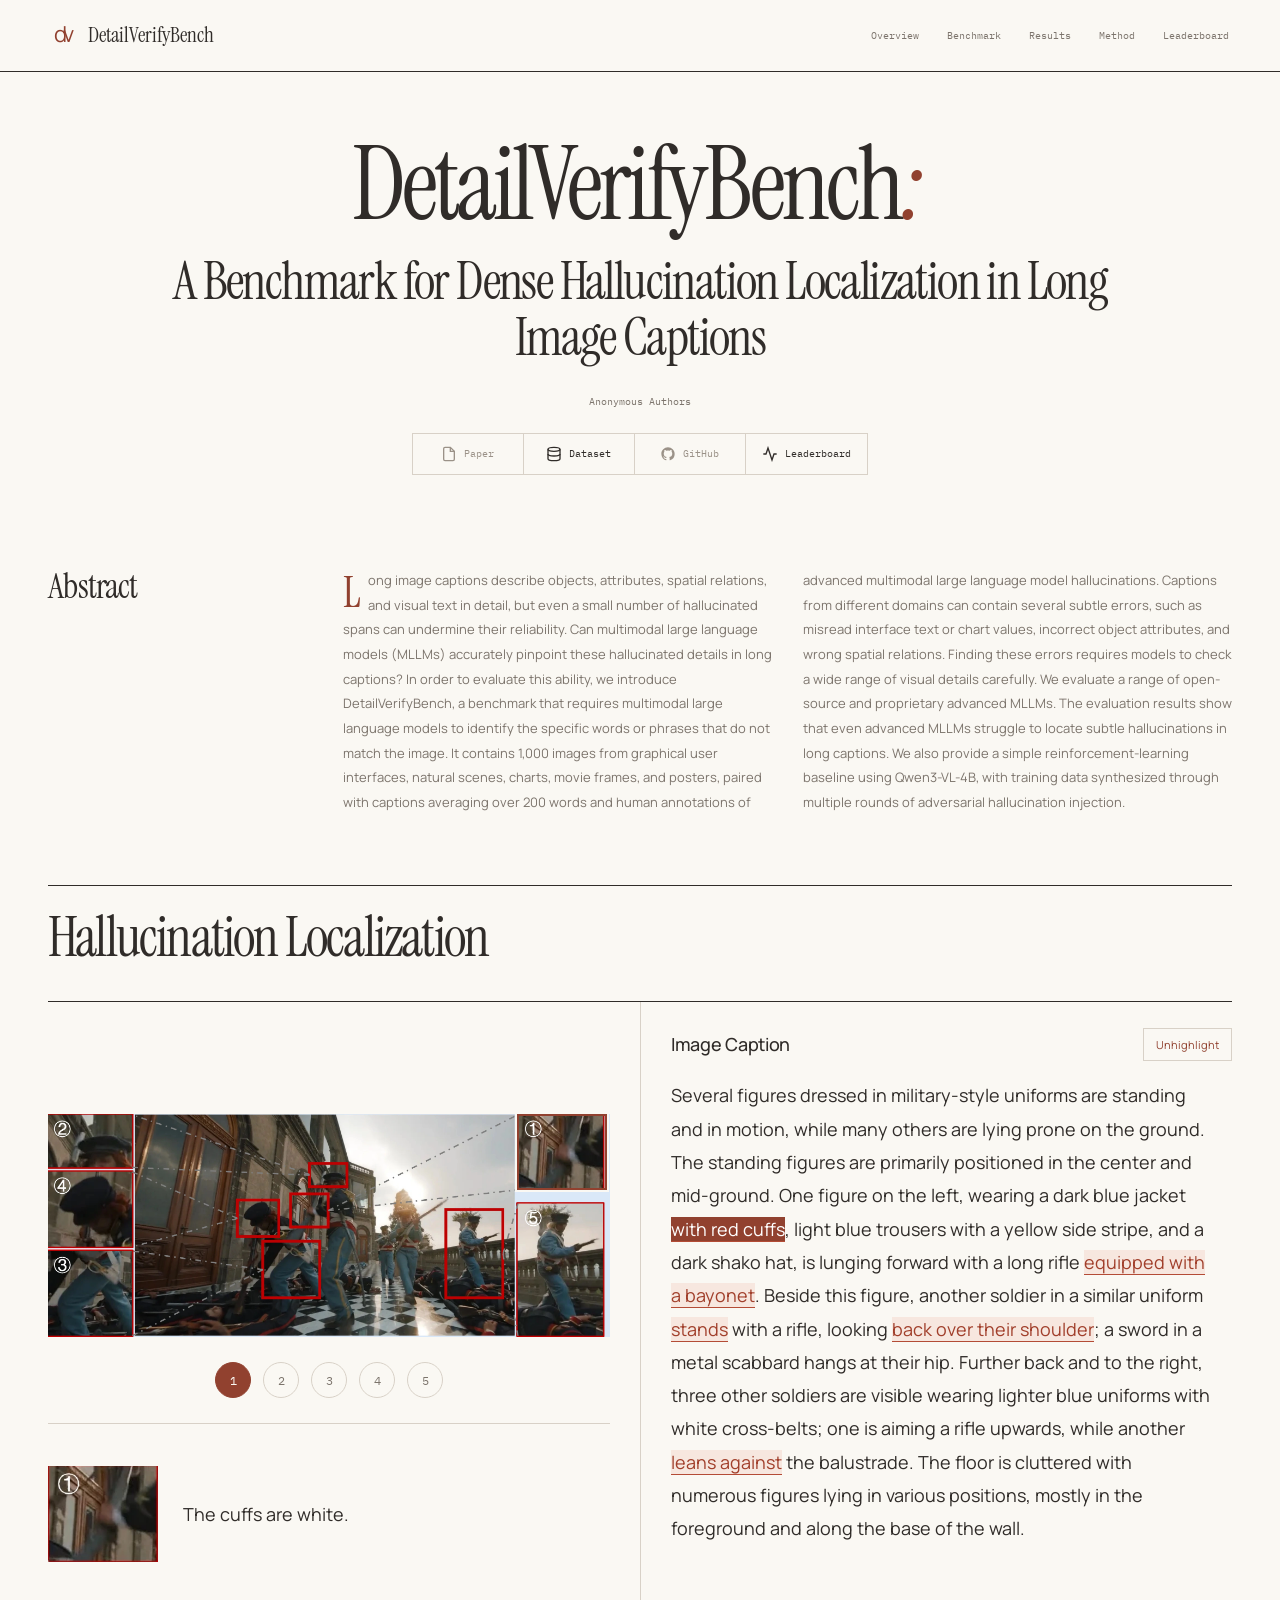
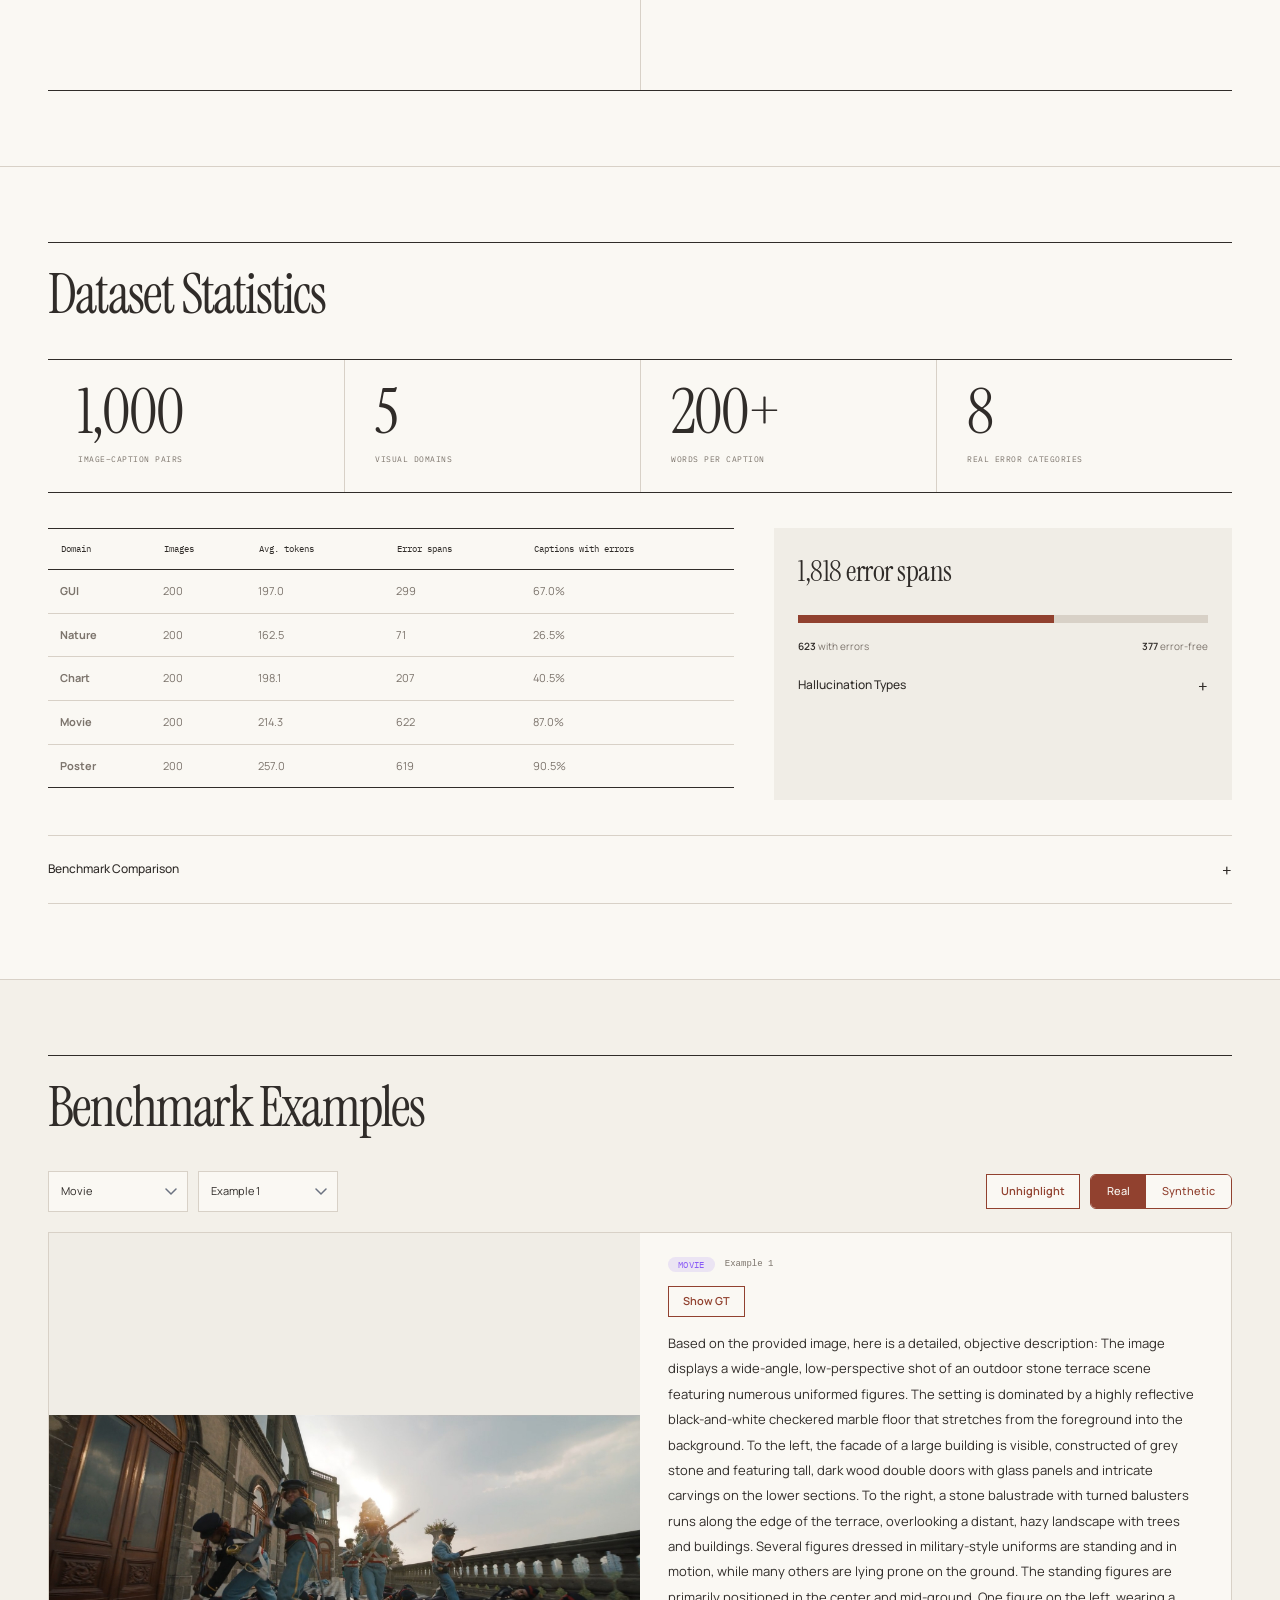
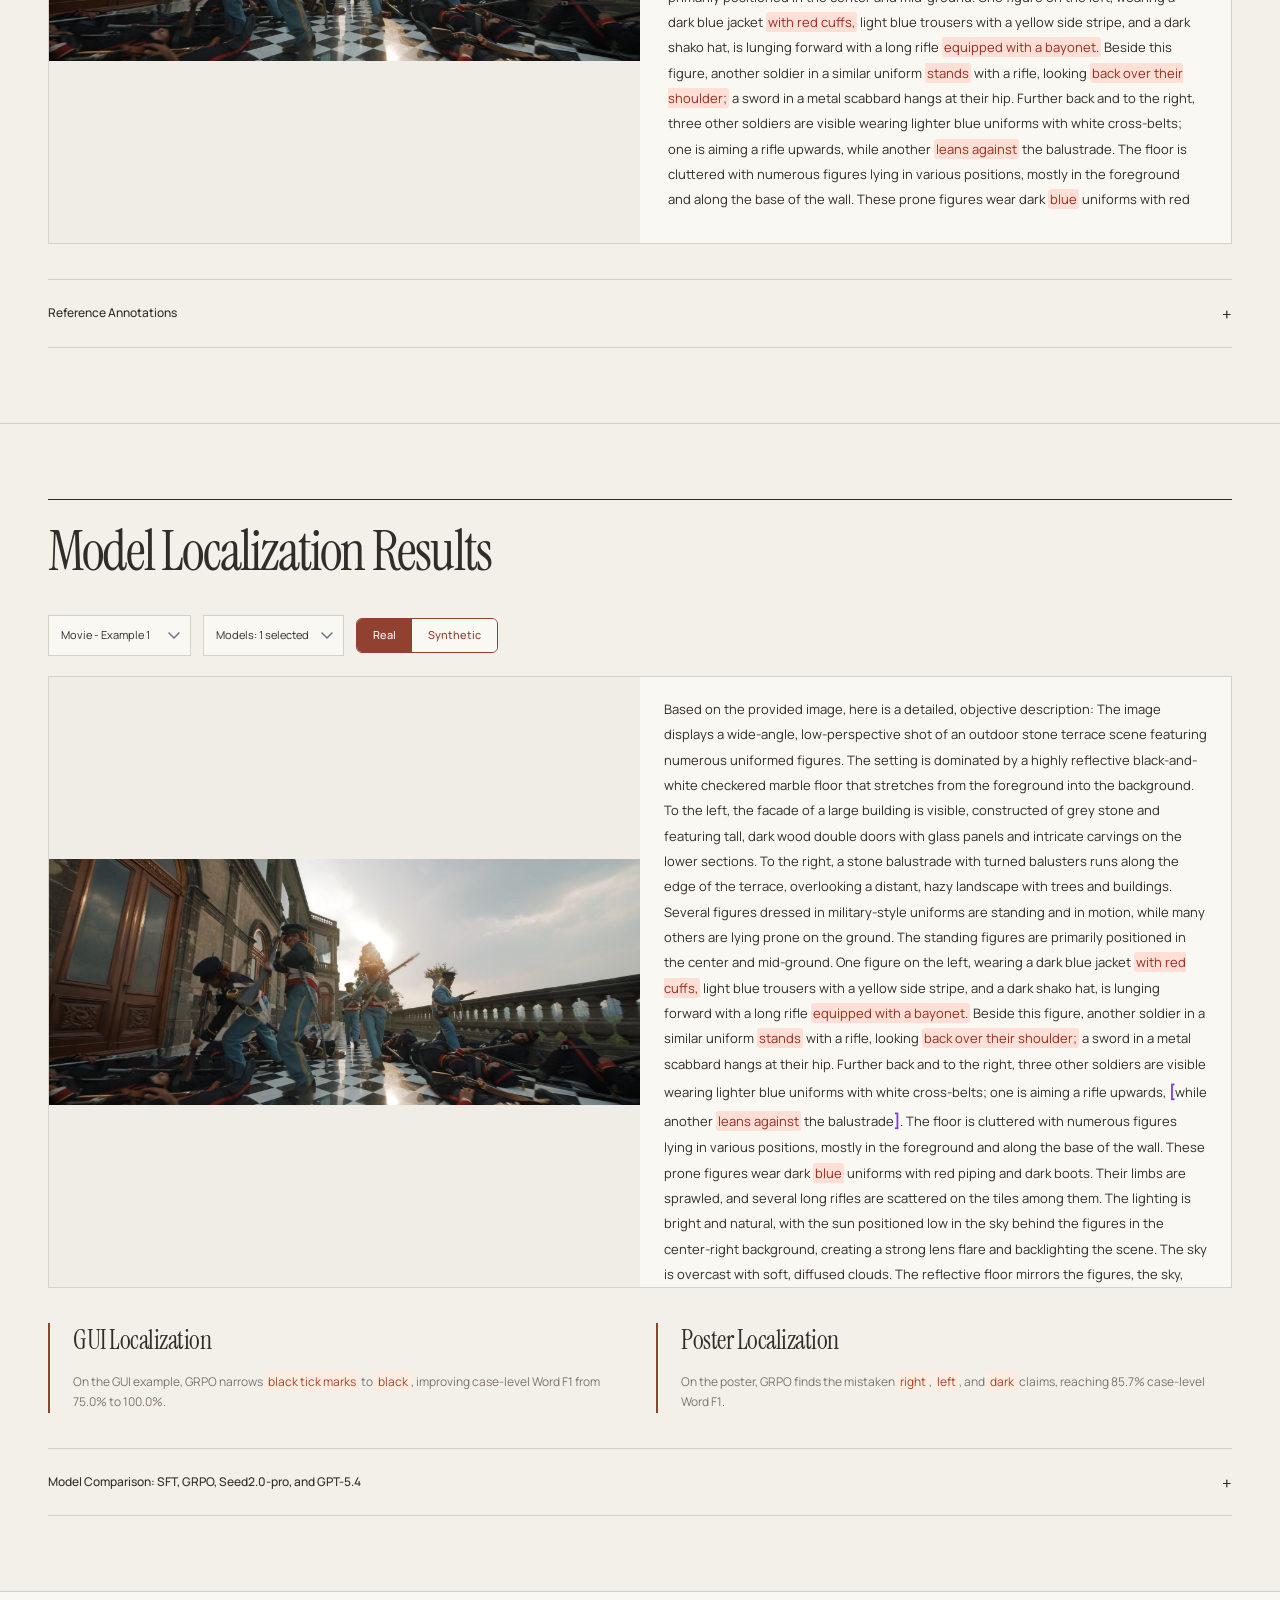
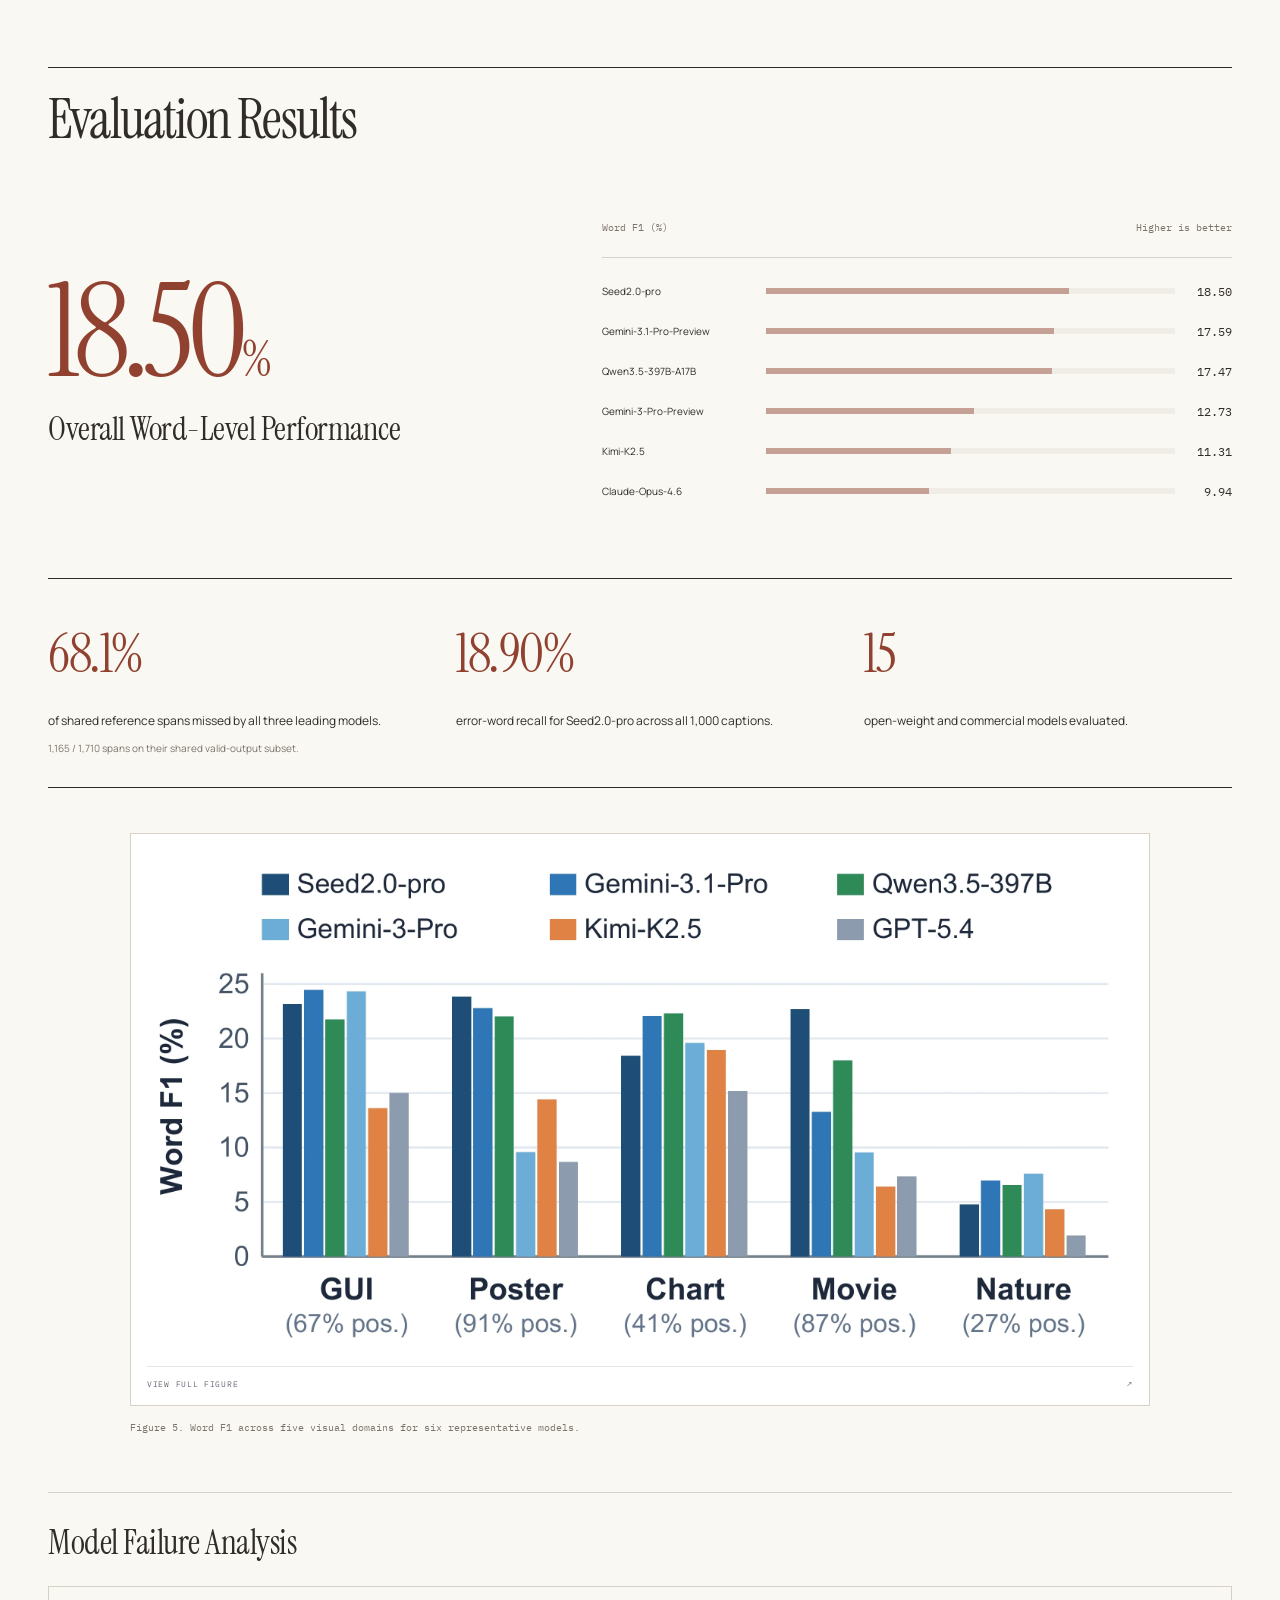
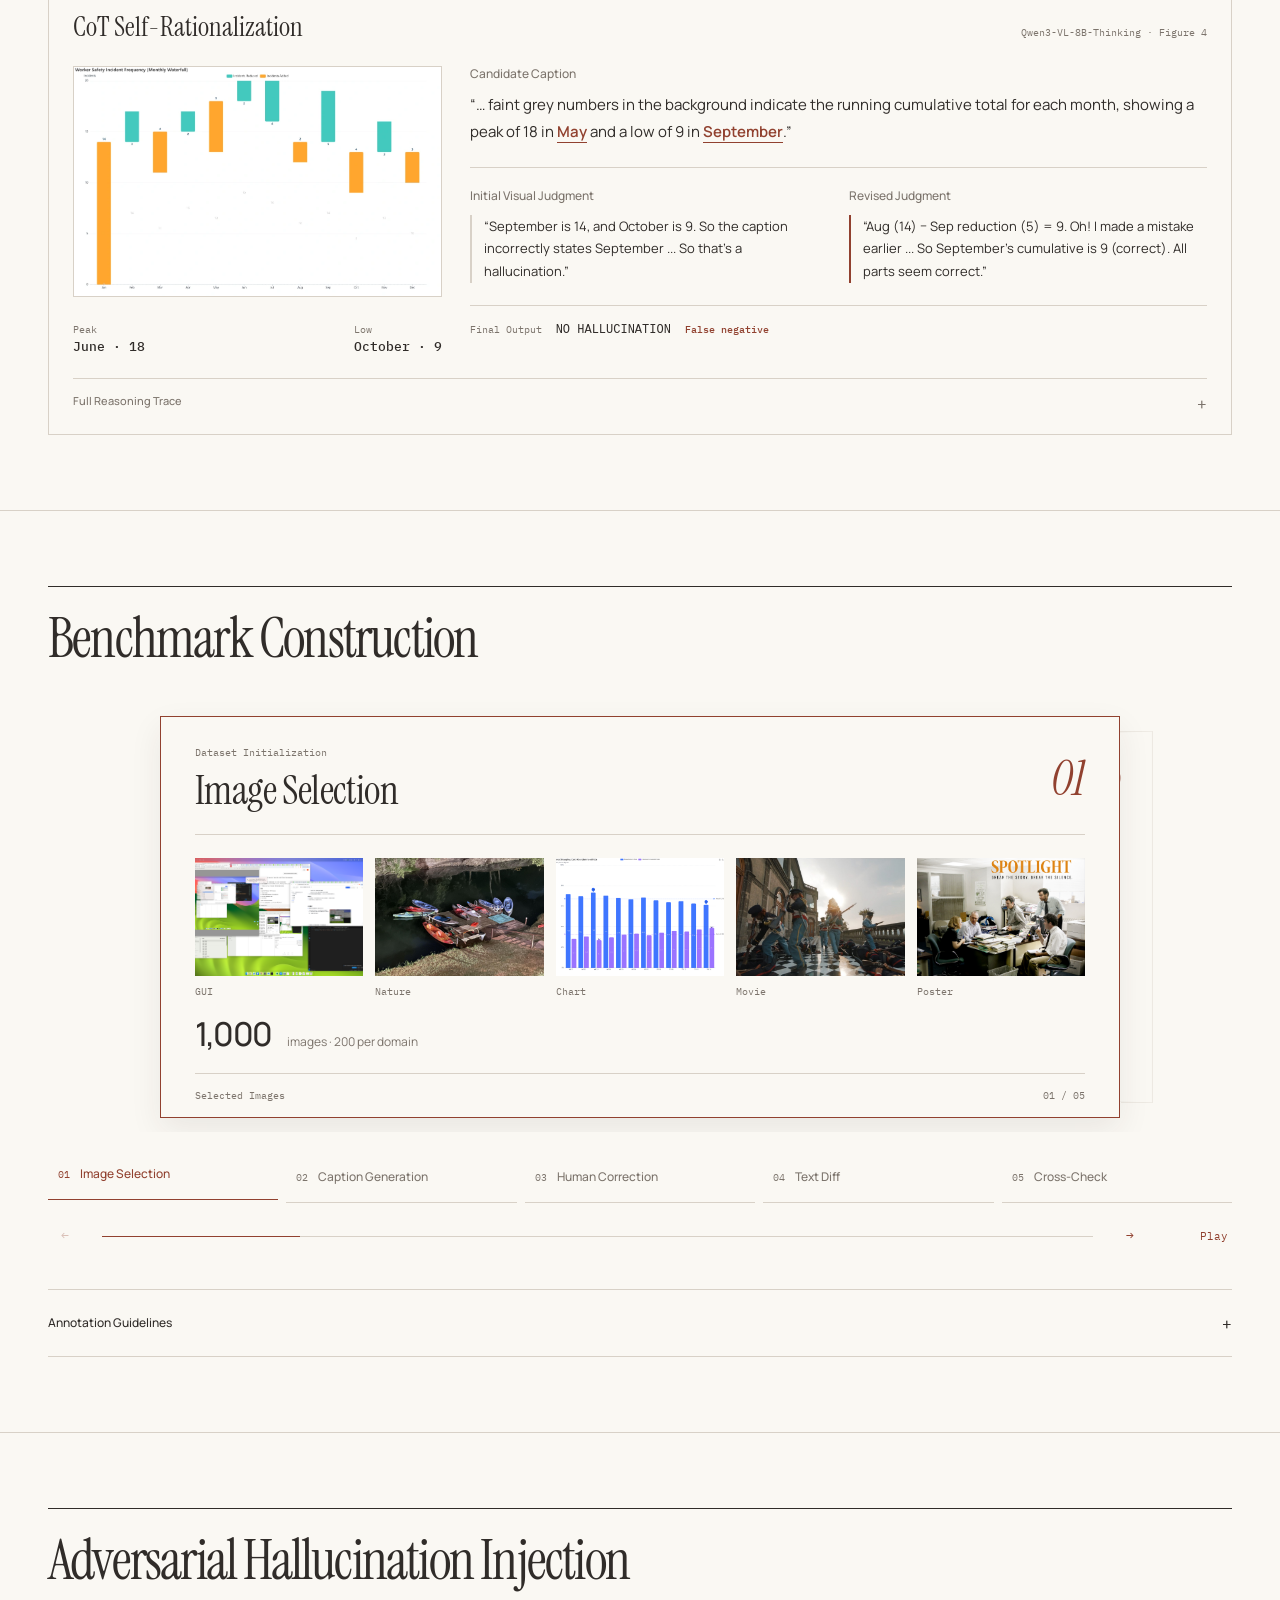
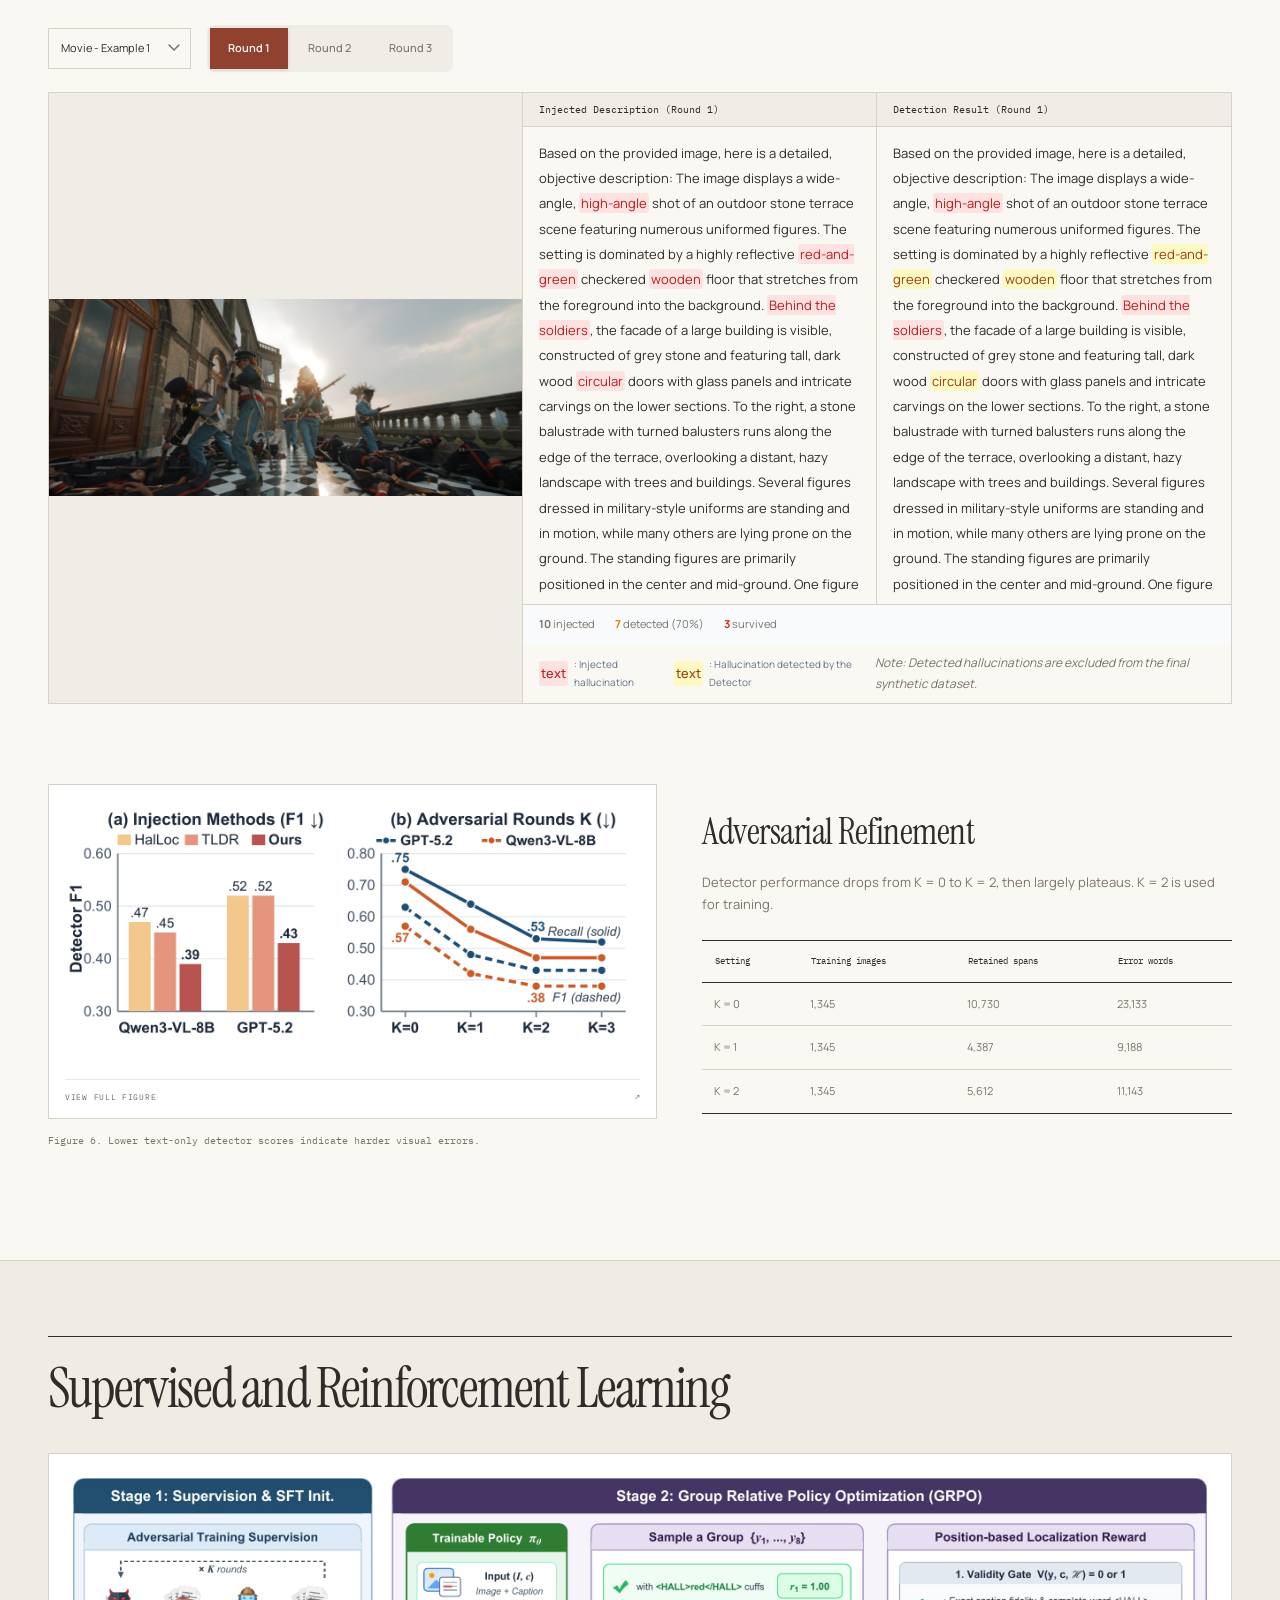
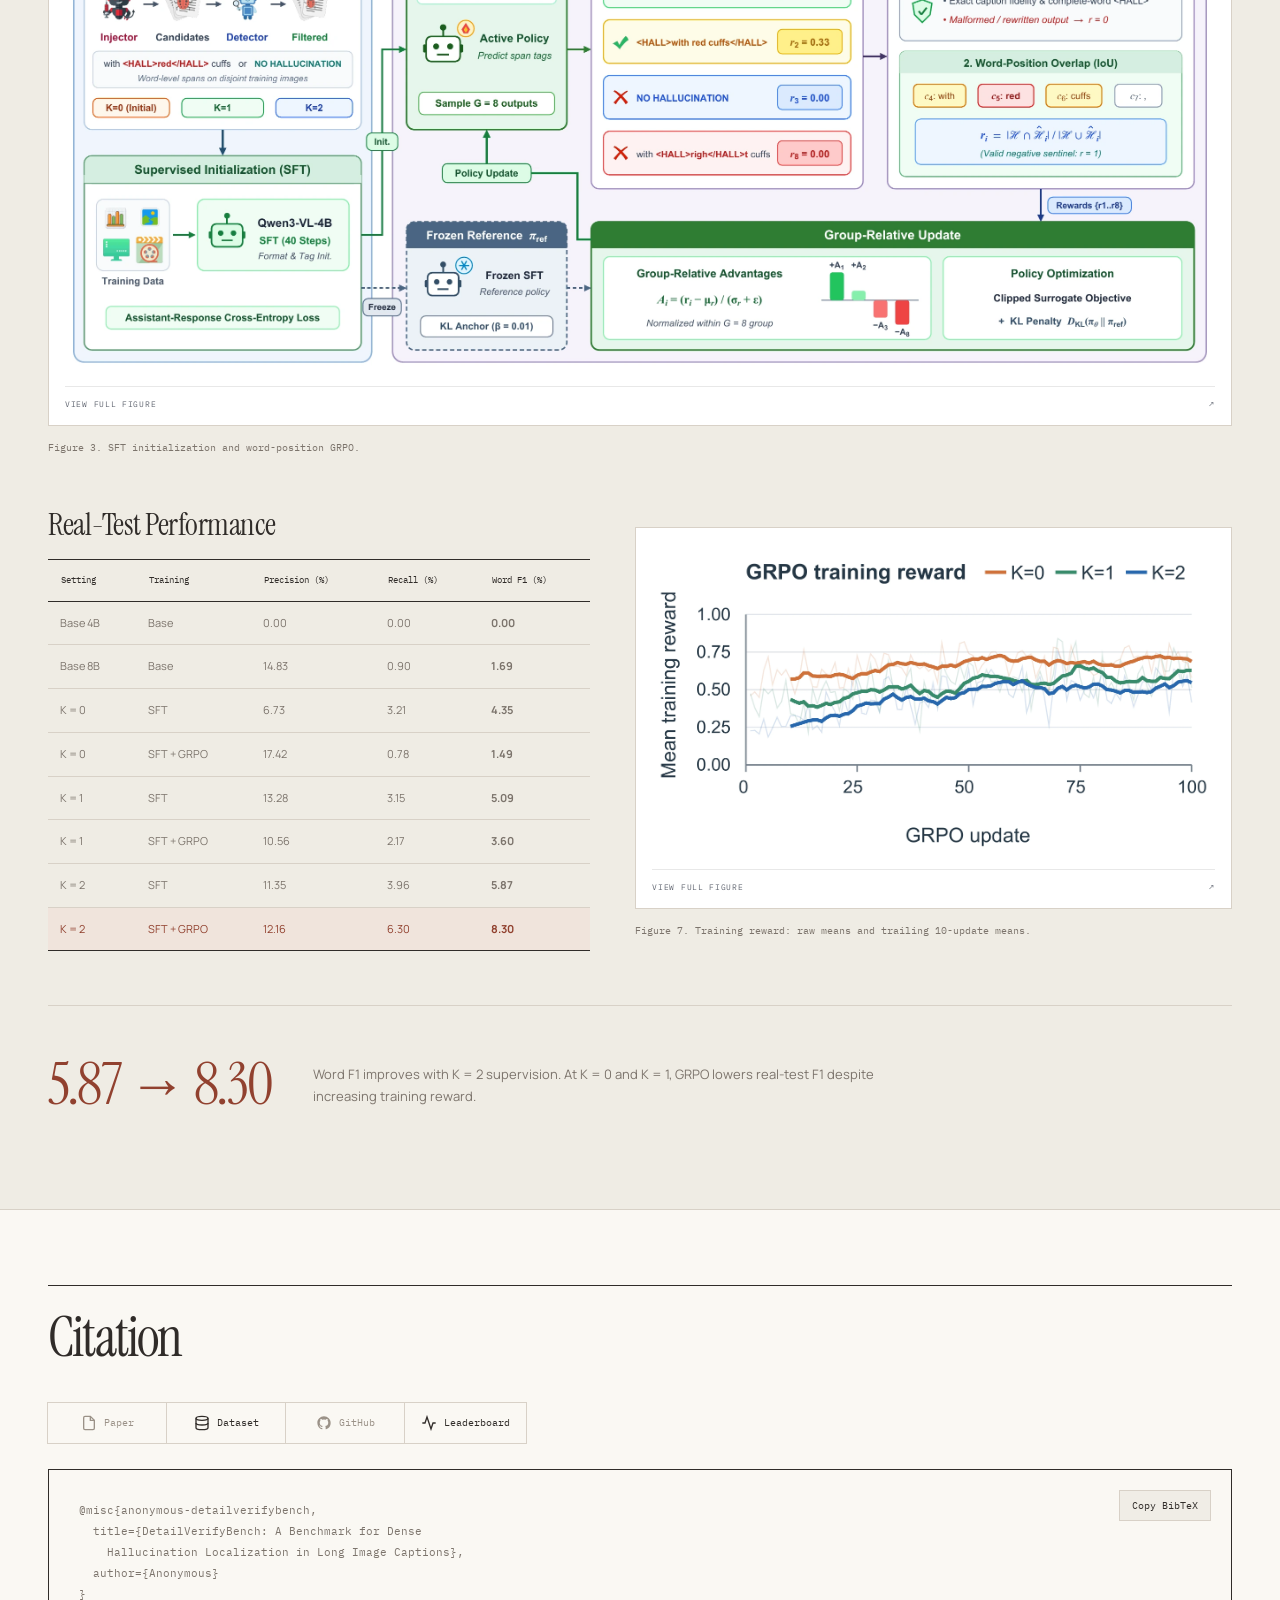
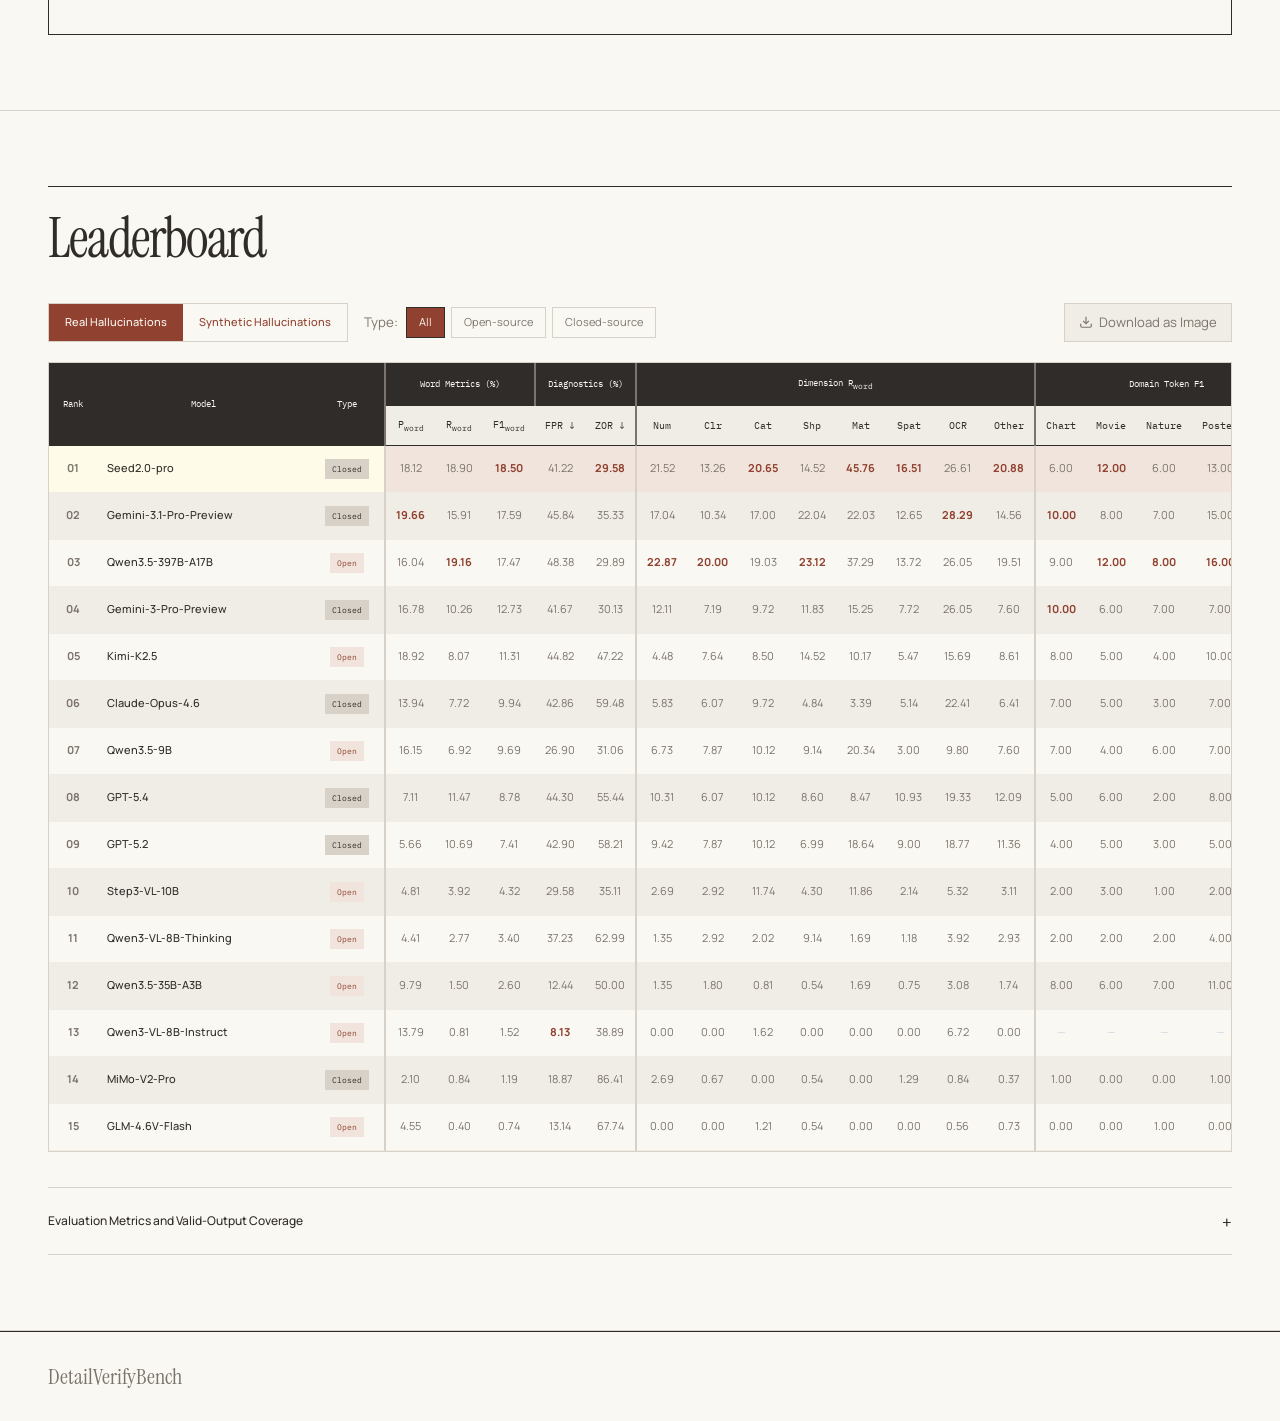
<file: design-review/03-editorial/index.html>
<!DOCTYPE html><html lang="en"><head><meta charset="UTF-8"><meta name="viewport" content="width=device-width,initial-scale=1"><title>DetailVerifyBench</title><meta name="description" content="A benchmark for dense hallucination localization in long image captions. 1,000 images, five domains, word-level annotations."><link rel="stylesheet" href="../shared/fonts.css"><link rel="stylesheet" href="../shared/legacy.css"><link rel="stylesheet" href="../shared/design.css"><link rel="stylesheet" href="style.css"><link rel="icon" href="../favicon.svg" type="image/svg+xml"><link rel="stylesheet" href="../shared/reader.css?v=20261118-leaderboard-end"><link rel="stylesheet" href="../shared/construction.css?v=20261117-deck"><link rel="stylesheet" href="../shared/failure-case.css"></head><body data-theme="editorial" class="reader-edition"><nav class="site-nav" aria-label="Main navigation"><a class="nav-brand" href="#top"><span class="brand-icon">d<span>v</span></span>DetailVerifyBench</a><div class="nav-links"><a href="#task">Overview</a><a href="#overview">Benchmark</a><a href="#results">Results</a><a href="#training">Method</a><a href="#leaderboard">Leaderboard</a></div></nav><header class="hero" id="top"><div class="container"><h1 class="paper-title"><span class="title-name">DetailVerifyBench<span class="title-colon">:</span></span><span class="title-rest">A Benchmark for Dense Hallucination Localization in Long Image Captions</span></h1><p class="authors-anonymous">Anonymous Authors</p><div class="hero-buttons">
      <button type="button" class="btn" disabled="" title="Available after anonymous review">
        <svg viewBox="0 0 24 24" fill="none" stroke="currentColor" stroke-width="2"><path d="M14 2H6a2 2 0 0 0-2 2v16a2 2 0 0 0 2 2h12a2 2 0 0 0 2-2V8z"></path><polyline points="14 2 14 8 20 8"></polyline></svg>
        Paper
      </button>
      <a href="https://huggingface.co/datasets/zyxhhnkh/DetailVerifyBench" target="_blank" rel="noopener" class="btn">
        <svg viewBox="0 0 24 24" fill="none" stroke="currentColor" stroke-width="2"><ellipse cx="12" cy="5" rx="9" ry="3"></ellipse><path d="M21 12c0 1.66-4 3-9 3s-9-1.34-9-3"></path><path d="M3 5v14c0 1.66 4 3 9 3s9-1.34 9-3V5"></path></svg>
        Dataset
      </a>
      <button type="button" class="btn" disabled="" title="Available after anonymous review">
        <svg viewBox="0 0 24 24" fill="currentColor"><path d="M12 2C6.477 2 2 6.484 2 12.017c0 4.425 2.865 8.18 6.839 9.504.5.092.682-.217.682-.483 0-.237-.008-.868-.013-1.703-2.782.605-3.369-1.343-3.369-1.343-.454-1.158-1.11-1.466-1.11-1.466-.908-.62.069-.608.069-.608 1.003.07 1.531 1.032 1.531 1.032.892 1.53 2.341 1.088 2.91.832.092-.647.35-1.088.636-1.338-2.22-.253-4.555-1.113-4.555-4.951 0-1.093.39-1.988 1.029-2.688-.103-.253-.446-1.272.098-2.65 0 0 .84-.27 2.75 1.026A9.564 9.564 0 0 1 12 6.844a9.59 9.59 0 0 1 2.504.337c1.909-1.296 2.747-1.027 2.747-1.027.546 1.379.202 2.398.1 2.651.64.7 1.028 1.595 1.028 2.688 0 3.848-2.339 4.695-4.566 4.943.359.309.678.92.678 1.855 0 1.338-.012 2.419-.012 2.747 0 .268.18.58.688.482A10.02 10.02 0 0 0 22 12.017C22 6.484 17.522 2 12 2z"></path></svg>
        GitHub
      </button>
      <a href="#leaderboard" class="btn">
        <svg viewBox="0 0 24 24" fill="none" stroke="currentColor" stroke-width="2"><polyline points="22 12 18 12 15 21 9 3 6 12 2 12"></polyline></svg>
        Leaderboard
      </a>
    </div></div></header><main><section id="abstract" class="section abstract-section"><div class="container"><div class="section-heading"><h2>Abstract</h2></div><div class="abstract-row"><p class="abstract-text">Long image captions describe objects, attributes, spatial relations, and visual text in detail, but even a small number of hallucinated spans can undermine their reliability. Can multimodal large language models (MLLMs) accurately pinpoint these hallucinated details in long captions? In order to evaluate this ability, we introduce DetailVerifyBench, a benchmark that requires multimodal large language models to identify the specific words or phrases that do not match the image. It contains 1,000 images from graphical user interfaces, natural scenes, charts, movie frames, and posters, paired with captions averaging over 200 words and human annotations of advanced multimodal large language model hallucinations. Captions from different domains can contain several subtle errors, such as misread interface text or chart values, incorrect object attributes, and wrong spatial relations. Finding these errors requires models to check a wide range of visual details carefully. We evaluate a range of open-source and proprietary advanced MLLMs. The evaluation results show that even advanced MLLMs struggle to locate subtle hallucinations in long captions. We also provide a simple reinforcement-learning baseline using Qwen3-VL-4B, with training data synthesized through multiple rounds of adversarial hallucination injection.</p></div></div></section><section id="task" class="section task-section"><div class="container"><div class="section-heading"><h2>Hallucination Localization</h2></div>
<div class="movie-case" data-movie-case=""></div>
</div></section><section id="overview" class="section "><div class="container"><div class="section-heading"><h2>Dataset Statistics</h2></div><div class="stats-grid"><div class="stat-card"><div class="stat-number">1,000</div><div class="stat-label">image–caption pairs</div></div><div class="stat-card"><div class="stat-number">5</div><div class="stat-label">visual domains</div></div><div class="stat-card"><div class="stat-number">200+</div><div class="stat-label">words per caption</div></div><div class="stat-card"><div class="stat-number">8</div><div class="stat-label">real error categories</div></div></div><div class="overview-grid"><div><div class="table-wrapper"><table><thead><tr><th>Domain</th><th>Images</th><th>Avg. tokens</th><th>Error spans</th><th>Captions with errors</th></tr></thead><tbody><tr><td><strong>GUI</strong></td><td>200</td><td>197.0</td><td>299</td><td>67.0%</td></tr><tr><td><strong>Nature</strong></td><td>200</td><td>162.5</td><td>71</td><td>26.5%</td></tr><tr><td><strong>Chart</strong></td><td>200</td><td>198.1</td><td>207</td><td>40.5%</td></tr><tr><td><strong>Movie</strong></td><td>200</td><td>214.3</td><td>622</td><td>87.0%</td></tr><tr><td><strong>Poster</strong></td><td>200</td><td>257.0</td><td>619</td><td>90.5%</td></tr></tbody></table></div></div><div class="distribution"><h3>1,818 error spans</h3><div class="split-bar"><span style="width:62.3%"></span></div><div class="split-labels"><span><b>623</b> with errors</span><span><b>377</b> error-free</span></div><details><summary>Hallucination Types</summary><div class="type-row"><span>Number</span><div><i style="width:25.71%"></i></div><b>8.57%</b></div><div class="type-row"><span>Color</span><div><i style="width:51.06%"></i></div><b>17.02%</b></div><div class="type-row"><span>Category</span><div><i style="width:20.94%"></i></div><b>6.98%</b></div><div class="type-row"><span>Shape</span><div><i style="width:14.07%"></i></div><b>4.69%</b></div><div class="type-row"><span>Material</span><div><i style="width:5.4%"></i></div><b>1.80%</b></div><div class="type-row"><span>Spatial relation</span><div><i style="width:81.0%"></i></div><b>27.00%</b></div><div class="type-row"><span>OCR</span><div><i style="width:34.2%"></i></div><b>11.40%</b></div><div class="type-row"><span>Other</span><div><i style="width:67.59%"></i></div><b>22.53%</b></div><p class="small-note">Shares use 1,833 type assignments. Twelve spans have multiple labels.</p></details></div></div><details class="wide-details"><summary>Benchmark Comparison</summary><div class="table-wrapper"><table><thead><tr><th>Benchmark</th><th>Granularity</th><th>Reference caption required</th><th>Avg. length</th><th>Domains</th><th>Error types</th></tr></thead><tbody><tr><td>ALOHa</td><td>Span</td><td>Yes</td><td>~14 words</td><td>1</td><td>1</td></tr><tr><td>M-HalDet</td><td>Segment</td><td>No</td><td>~80 words</td><td>1</td><td>3</td></tr><tr><td>HalLoc</td><td>Token</td><td>No</td><td>~50 words</td><td>1</td><td>4</td></tr><tr><td>VisionHall</td><td>Span</td><td>Yes</td><td>~170 words</td><td>1</td><td>6</td></tr><tr class="row-focus"><td>DetailVerifyBench</td><td>Word</td><td>No</td><td>&gt;200 words</td><td>5</td><td>8</td></tr></tbody></table></div></details></div></section><section id="dataset" class="section section-alt"><div class="container"><div class="section-heading"><h2>Benchmark Examples</h2></div></div>  <!-- Examples Viewer — full width -->
  <div class="ex-viewer-outer">
    <div class="ex-controls">
      <div class="ex-selects"><label class="sr-only" for="ex-domain-sel">Visual domain</label><label class="sr-only" for="ex-image-sel">Example</label>
        <select id="ex-domain-sel" class="ex-select" onchange="setExDomain(this.value)">
          <option value="Movie">Movie</option>
          <option value="Poster">Poster</option>
          <option value="Nature">Nature</option>
          <option value="Chart">Chart</option>
          <option value="UI">GUI</option>
        </select>
        <select id="ex-image-sel" class="ex-select" onchange="setExImage(this.value)"></select>
      </div>
      <div class="ex-right-controls">
        <button id="btn-highlight" class="ex-gt-btn" onclick="toggleHighlight()">Unhighlight</button>
        <div class="ex-mode-toggle">
          <button class="ex-mode active" id="btn-natural" onclick="setExMode('natural')">Real</button>
          <button class="ex-mode" id="btn-synthetic" onclick="setExMode('synthetic')">Synthetic</button>
        </div>
      </div>
    </div>
    <div id="ex-viewer"></div>
  </div>
<div class="container"><details class="wide-details"><summary>Reference Annotations</summary><figure class="paper-figure "><button class="figure-open" data-figure="../shared/paper/annotation-examples-20261010.webp" aria-label="Enlarge GUI and Chart: complete captions, reference spans, and enlarged visual evidence."><img src="../shared/paper/annotation-examples-20261010.webp" alt="GUI and Chart: complete captions, reference spans, and enlarged visual evidence." loading="lazy"><span class="enlarge-label">View full figure <span>↗</span></span></button><figcaption>GUI and Chart: complete captions, reference spans, and enlarged visual evidence.</figcaption></figure></details></div></section><section id="detection-vis" class="section section-alt">
  <div class="container">
    <div class="section-heading"><h2>Model Localization Results</h2></div>
  </div>
  <div class="ex-viewer-outer">
    <div class="det-controls">
      <select id="det-example-sel" class="ex-select" onchange="setDetExample(this.value)"></select>
      <div class="det-model-dropdown" id="det-model-dropdown">
        <button class="ex-select det-model-btn" id="det-model-btn" onclick="toggleDetDropdown()">Models: <span id="det-model-count">1</span> selected</button>
        <div class="det-model-menu" id="det-model-menu"></div>
      </div>
      <div class="ex-mode-toggle">
        <button class="ex-mode active" id="det-btn-real" onclick="setDetMode('real')">Real</button>
        <button class="ex-mode" id="det-btn-synth" onclick="setDetMode('synthetic')">Synthetic</button>
      </div>
    </div>
    <div id="det-viewer" class="det-viewer-card"></div>
  </div>
<div class="container"><div class="case-notes"><article><h3>GUI Localization</h3><p>On the GUI example, GRPO narrows <mark>black tick marks</mark> to <mark>black</mark>, improving case-level Word F1 from 75.0% to 100.0%.</p></article><article><h3>Poster Localization</h3><p>On the poster, GRPO finds the mistaken <mark>right</mark>, <mark>left</mark>, and <mark>dark</mark> claims, reaching 85.7% case-level Word F1.</p></article></div><details class="wide-details"><summary>Model Comparison: SFT, GRPO, Seed2.0-pro, and GPT-5.4</summary><figure class="paper-figure "><button class="figure-open" data-figure="../shared/paper/localization-cases-reviewed-20261005.webp" aria-label="Enlarge Paper-reviewed GUI and Poster cases. Case scores are not overall benchmark scores."><img src="../shared/paper/localization-cases-reviewed-20261005.webp" alt="Paper-reviewed GUI and Poster cases. Case scores are not overall benchmark scores." loading="lazy"><span class="enlarge-label">View full figure <span>↗</span></span></button><figcaption>GUI and Poster: reference annotations and model predictions.</figcaption></figure></details></div></section><section id="results" class="section">
  <div class="container">
    <div class="section-heading"><h2>Evaluation Results</h2></div><div class="results-overview"><div class="result-statement"><span class="result-number">18.50<span>%</span></span><h3>Overall Word-Level Performance</h3></div><div class="rank-chart"><div class="chart-heading"><span>Word F1 (%)</span><span>Higher is better</span></div><div class="rank-bar"><span>Seed2.0-pro</span><div><i style="width:74.0%"></i></div><b>18.50</b></div><div class="rank-bar"><span>Gemini-3.1-Pro-Preview</span><div><i style="width:70.36%"></i></div><b>17.59</b></div><div class="rank-bar"><span>Qwen3.5-397B-A17B</span><div><i style="width:69.88%"></i></div><b>17.47</b></div><div class="rank-bar"><span>Gemini-3-Pro-Preview</span><div><i style="width:50.92%"></i></div><b>12.73</b></div><div class="rank-bar"><span>Kimi-K2.5</span><div><i style="width:45.24%"></i></div><b>11.31</b></div><div class="rank-bar"><span>Claude-Opus-4.6</span><div><i style="width:39.76%"></i></div><b>9.94</b></div></div></div><div class="findings-row"><div><strong>68.1%</strong><p>of shared reference spans missed by all three leading models.</p><small>1,165 / 1,710 spans on their shared valid-output subset.</small></div><div><strong>18.90%</strong><p>error-word recall for Seed2.0-pro across all 1,000 captions.</p></div><div><strong>15</strong><p>open-weight and commercial models evaluated.</p></div></div><figure class="paper-figure domain-chart"><button class="figure-open" data-figure="../shared/paper/domain-localization-comparison.webp" aria-label="Enlarge Figure 5. Word F1 across five visual domains for six representative models."><img src="../shared/paper/domain-localization-comparison.webp" alt="Figure 5. Word F1 across five visual domains for six representative models." loading="lazy"><span class="enlarge-label">View full figure <span>↗</span></span></button><figcaption>Figure 5. Word F1 across five visual domains for six representative models.</figcaption></figure></div><div class="container"><div class="failure-analysis" id="reasoning"><h3>Model Failure Analysis</h3><article class="failure-case"><div class="failure-case-heading"><h4>CoT Self-Rationalization</h4><span>Qwen3-VL-8B-Thinking · Figure 4</span></div><div class="failure-case-grid"><figure class="failure-chart"><img src="../shared/cases/cot-0.webp" alt="Waterfall chart used in the paper’s CoT failure case" loading="lazy"><figcaption><span>Peak <b>June · 18</b></span><span>Low <b>October · 9</b></span></figcaption></figure><div class="failure-evidence"><div class="failure-caption"><h5>Candidate Caption</h5><p>“… faint grey numbers in the background indicate the running cumulative total for each month, showing a peak of 18 in <mark>May</mark> and a low of 9 in <mark>September</mark>.”</p></div><div class="failure-judgments"><div><h5>Initial Visual Judgment</h5><blockquote>“September is 14, and October is 9. So the caption incorrectly states September ... So that’s a hallucination.”</blockquote></div><div><h5>Revised Judgment</h5><blockquote>“Aug (14) − Sep reduction (5) = 9. Oh! I made a mistake earlier ... So September’s cumulative is 9 (correct). All parts seem correct.”</blockquote></div></div><div class="failure-outcome"><span>Final Output</span><code>NO HALLUCINATION</code><b>False negative</b></div></div></div><details class="failure-source"><summary>Full Reasoning Trace</summary><img src="../shared/paper/cot-self-rationalization-case.webp" alt="Figure 4: original caption, chart evidence and the complete reasoning excerpts" loading="lazy"><a href="../shared/paper/cot-self-rationalization-case.pdf" target="_blank" rel="noopener">Figure 4 PDF ↗</a></details></article></div></div></section><section id="pipeline" class="section "><div class="container"><div class="section-heading"><h2>Benchmark Construction</h2></div><div data-construction></div><details class="wide-details"><summary>Annotation Guidelines</summary><table class="annotation-guidelines"><tbody><tr><td>Category</td><td>outline of a <mark>feline head</mark></td></tr><tr><td>Attribute</td><td>jacket with <mark>red</mark> cuffs</td></tr><tr><td>Relation</td><td>upward and <mark>to the right</mark></td></tr><tr><td>OCR</td><td><mark>9.3</mark> in 2024 Q1</td></tr></tbody></table></details></div></section><section id="injection-demo" class="section">
  <div class="container">
    <div class="section-heading"><h2>Adversarial Hallucination Injection</h2></div>
  </div>
  <div class="ex-viewer-outer">
    <div class="inj-controls">
      <select id="inj-example-sel" class="ex-select" onchange="setInjExample(this.value)"></select>
      <div class="inj-round-tabs">
        <button class="pipe-tab active" onclick="setInjRound(0)">Round 1</button>
        <button class="pipe-tab" onclick="setInjRound(1)">Round 2</button>
        <button class="pipe-tab" onclick="setInjRound(2)">Round 3</button>
      </div>
    </div>
    <div id="inj-viewer" class="inj-viewer-card"></div>
  </div>
<div class="container"><div class="ablation-grid"><figure class="paper-figure "><button class="figure-open" data-figure="../shared/paper/injection-ablation-comparison.webp" aria-label="Enlarge Figure 6. Lower text-only detector scores indicate harder visual errors."><img src="../shared/paper/injection-ablation-comparison.webp" alt="Figure 6. Lower text-only detector scores indicate harder visual errors." loading="lazy"><span class="enlarge-label">View full figure <span>↗</span></span></button><figcaption>Figure 6. Lower text-only detector scores indicate harder visual errors.</figcaption></figure><div class="ablation-copy"><h3>Adversarial Refinement</h3><p>Detector performance drops from K = 0 to K = 2, then largely plateaus. K = 2 is used for training.</p><div class="table-wrapper"><table><thead><tr><th>Setting</th><th>Training images</th><th>Retained spans</th><th>Error words</th></tr></thead><tbody><tr><td>K = 0</td><td>1,345</td><td>10,730</td><td>23,133</td></tr><tr><td>K = 1</td><td>1,345</td><td>4,387</td><td>9,188</td></tr><tr><td>K = 2</td><td>1,345</td><td>5,612</td><td>11,143</td></tr></tbody></table></div></div></div></div></section><section id="training" class="section training-section"><div class="container"><div class="section-heading"><h2>Supervised and Reinforcement Learning</h2></div><figure class="paper-figure "><button class="figure-open" data-figure="../shared/paper/grpo-method-word-20261009.webp" aria-label="Enlarge Figure 3. SFT initialization and word-position GRPO."><img src="../shared/paper/grpo-method-word-20261009.webp" alt="Figure 3. SFT initialization and word-position GRPO." loading="lazy"><span class="enlarge-label">View full figure <span>↗</span></span></button><figcaption>Figure 3. SFT initialization and word-position GRPO.</figcaption></figure><div class="training-grid"><div><h3>Real-Test Performance</h3><div class="table-wrapper"><table><thead><tr><th>Setting</th><th>Training</th><th>Precision (%)</th><th>Recall (%)</th><th>Word F1 (%)</th></tr></thead><tbody><tr class=""><td>Base 4B</td><td>Base</td><td>0.00</td><td>0.00</td><td><b>0.00</b></td></tr><tr class=""><td>Base 8B</td><td>Base</td><td>14.83</td><td>0.90</td><td><b>1.69</b></td></tr><tr class=""><td>K = 0</td><td>SFT</td><td>6.73</td><td>3.21</td><td><b>4.35</b></td></tr><tr class=""><td>K = 0</td><td>SFT + GRPO</td><td>17.42</td><td>0.78</td><td><b>1.49</b></td></tr><tr class=""><td>K = 1</td><td>SFT</td><td>13.28</td><td>3.15</td><td><b>5.09</b></td></tr><tr class=""><td>K = 1</td><td>SFT + GRPO</td><td>10.56</td><td>2.17</td><td><b>3.60</b></td></tr><tr class=""><td>K = 2</td><td>SFT</td><td>11.35</td><td>3.96</td><td><b>5.87</b></td></tr><tr class="row-focus"><td>K = 2</td><td>SFT + GRPO</td><td>12.16</td><td>6.30</td><td><b>8.30</b></td></tr></tbody></table></div></div><figure class="paper-figure "><button class="figure-open" data-figure="../shared/paper/grpo-training-reward-20261108.webp" aria-label="Enlarge Figure 7. Training reward: raw means and trailing 10-update means."><img src="../shared/paper/grpo-training-reward-20261108.webp" alt="Figure 7. Training reward: raw means and trailing 10-update means." loading="lazy"><span class="enlarge-label">View full figure <span>↗</span></span></button><figcaption>Figure 7. Training reward: raw means and trailing 10-update means.</figcaption></figure></div><div class="training-takeaway"><b>5.87 → 8.30</b><p>Word F1 improves with K = 2 supervision. At K = 0 and K = 1, GRPO lowers real-test F1 despite increasing training reward.</p></div></div></section><section id="citation" class="section "><div class="container"><div class="section-heading"><h2>Citation</h2></div><div class="resource-row"><div class="hero-buttons">
      <button type="button" class="btn" disabled="" title="Available after anonymous review">
        <svg viewBox="0 0 24 24" fill="none" stroke="currentColor" stroke-width="2"><path d="M14 2H6a2 2 0 0 0-2 2v16a2 2 0 0 0 2 2h12a2 2 0 0 0 2-2V8z"></path><polyline points="14 2 14 8 20 8"></polyline></svg>
        Paper
      </button>
      <a href="https://huggingface.co/datasets/zyxhhnkh/DetailVerifyBench" target="_blank" rel="noopener" class="btn">
        <svg viewBox="0 0 24 24" fill="none" stroke="currentColor" stroke-width="2"><ellipse cx="12" cy="5" rx="9" ry="3"></ellipse><path d="M21 12c0 1.66-4 3-9 3s-9-1.34-9-3"></path><path d="M3 5v14c0 1.66 4 3 9 3s9-1.34 9-3V5"></path></svg>
        Dataset
      </a>
      <button type="button" class="btn" disabled="" title="Available after anonymous review">
        <svg viewBox="0 0 24 24" fill="currentColor"><path d="M12 2C6.477 2 2 6.484 2 12.017c0 4.425 2.865 8.18 6.839 9.504.5.092.682-.217.682-.483 0-.237-.008-.868-.013-1.703-2.782.605-3.369-1.343-3.369-1.343-.454-1.158-1.11-1.466-1.11-1.466-.908-.62.069-.608.069-.608 1.003.07 1.531 1.032 1.531 1.032.892 1.53 2.341 1.088 2.91.832.092-.647.35-1.088.636-1.338-2.22-.253-4.555-1.113-4.555-4.951 0-1.093.39-1.988 1.029-2.688-.103-.253-.446-1.272.098-2.65 0 0 .84-.27 2.75 1.026A9.564 9.564 0 0 1 12 6.844a9.59 9.59 0 0 1 2.504.337c1.909-1.296 2.747-1.027 2.747-1.027.546 1.379.202 2.398.1 2.651.64.7 1.028 1.595 1.028 2.688 0 3.848-2.339 4.695-4.566 4.943.359.309.678.92.678 1.855 0 1.338-.012 2.419-.012 2.747 0 .268.18.58.688.482A10.02 10.02 0 0 0 22 12.017C22 6.484 17.522 2 12 2z"></path></svg>
        GitHub
      </button>
      <a href="#leaderboard" class="btn">
        <svg viewBox="0 0 24 24" fill="none" stroke="currentColor" stroke-width="2"><polyline points="22 12 18 12 15 21 9 3 6 12 2 12"></polyline></svg>
        Leaderboard
      </a>
    </div></div><div class="citation-block"><button class="copy-citation" id="copy-citation">Copy BibTeX</button><pre id="bibtex">@misc{anonymous-detailverifybench,
  title={DetailVerifyBench: A Benchmark for Dense
    Hallucination Localization in Long Image Captions},
  author={Anonymous}
}</pre></div></div></section><section id="leaderboard" class="section leaderboard-section"><div class="leaderboard-block"><div class="container"><div class="section-heading"><h2>Leaderboard</h2></div>

    <div class="lb-controls">
      <div class="lb-left">
        <div class="lb-tabs">
          <button class="lb-tab active" onclick="switchTab('real')">Real Hallucinations</button>
          <button class="lb-tab" onclick="switchTab('synthetic')">Synthetic Hallucinations</button>
        </div>
        <div class="lb-filter">
          <span class="lb-filter-label">Type:</span>
          <button class="filter-btn active" onclick="setFilter('all')">All</button>
          <button class="filter-btn" onclick="setFilter('open')">Open-source</button>
          <button class="filter-btn" onclick="setFilter('closed')">Closed-source</button>
        </div>
      </div>
      <button class="download-btn" onclick="downloadTable()">
        <svg viewBox="0 0 24 24" fill="none" stroke="currentColor" stroke-width="2"><path d="M21 15v4a2 2 0 0 1-2 2H5a2 2 0 0 1-2-2v-4"></path><polyline points="7 10 12 15 17 10"></polyline><line x1="12" y1="15" x2="12" y2="3"></line></svg>
        Download as Image
      </button>
    </div>

    <div id="lb-container" class="lb-table-wrap">
      <table id="lb-table">
        <thead id="lb-thead"></thead>
        <tbody id="lb-tbody"></tbody>
      </table>
    </div>

  </div>
<div class="container"><details class="wide-details"><summary>Evaluation Metrics and Valid-Output Coverage</summary><div class="metric-explainer"><p><b>Precision:</b> how many marked words are actually errors.</p><p><b>Recall:</b> how many true error words are found.</p><p><b>FPR:</b> false alarms among valid outputs for error-free captions.</p><p><b>ZOR:</b> valid nonempty predictions that overlap no reference error word.</p><p><b>Scoring units:</b> real-test results use words; synthetic and domain results use tokens.</p></div><div id="coverage-table"></div><p class="small-note">Invalid outputs count as empty predictions in Word scoring. FPR and ZOR use the valid-output subsets described in the paper.</p></details></div></div></section>
</main><footer><div class="container"><a href="#top" class="footer-brand">DetailVerifyBench</a></div></footer><dialog id="figure-dialog"><button id="close-figure" aria-label="Close figure">×</button><div class="figure-scroll"><img id="dialog-figure" alt="Enlarged paper figure"></div></dialog><script src="../shared/vendor/html2canvas.min.js"></script><script src="../shared/paper-data.js"></script><script src="../shared/legacy-data.js"></script><script src="../shared/legacy.js"></script><script src="../shared/retained.js?v=20261117-deck"></script><script src="../shared/movie-data.js?v=20261117-excerpt"></script><script src="../shared/movie-case.js?v=20261117-excerpt"></script><script src="../shared/reader.js?v=20261117-deck2"></script><script src="../shared/construction.js?v=20261117-deck2"></script></body></html>
</file>
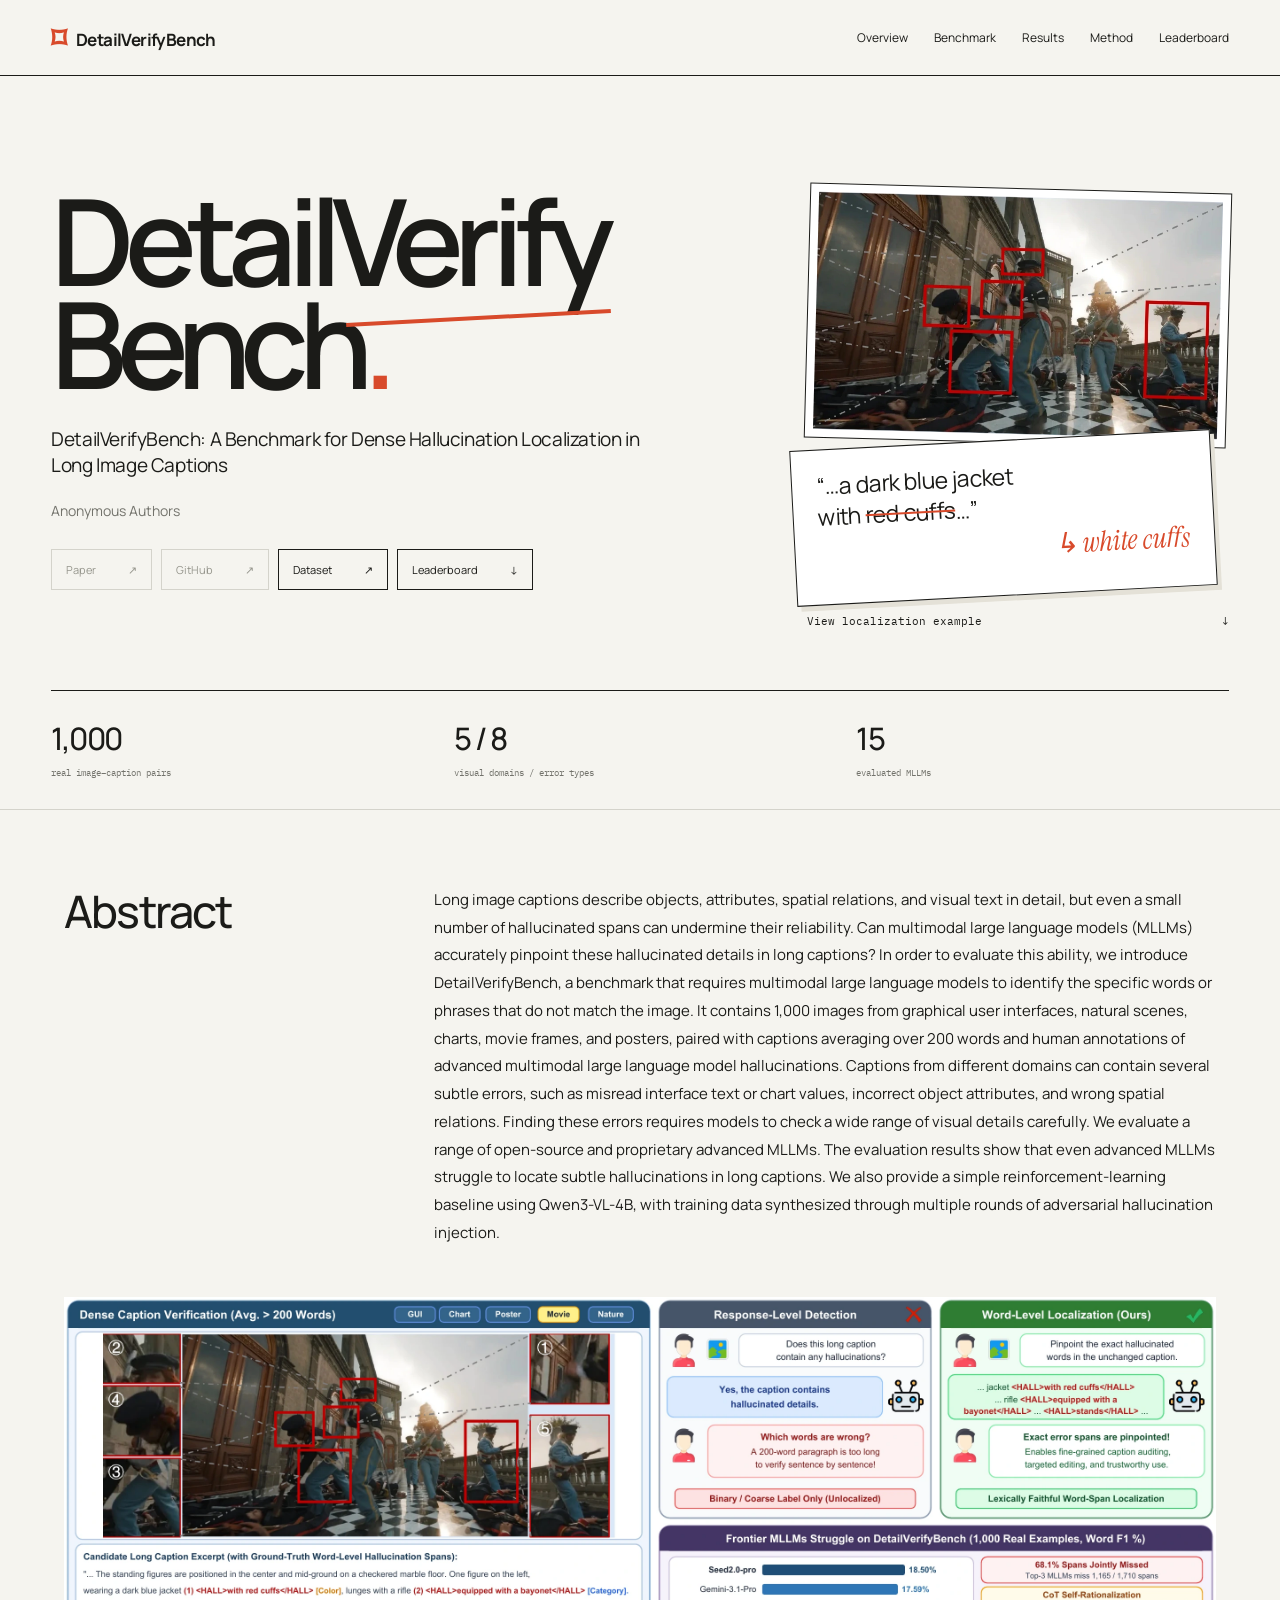
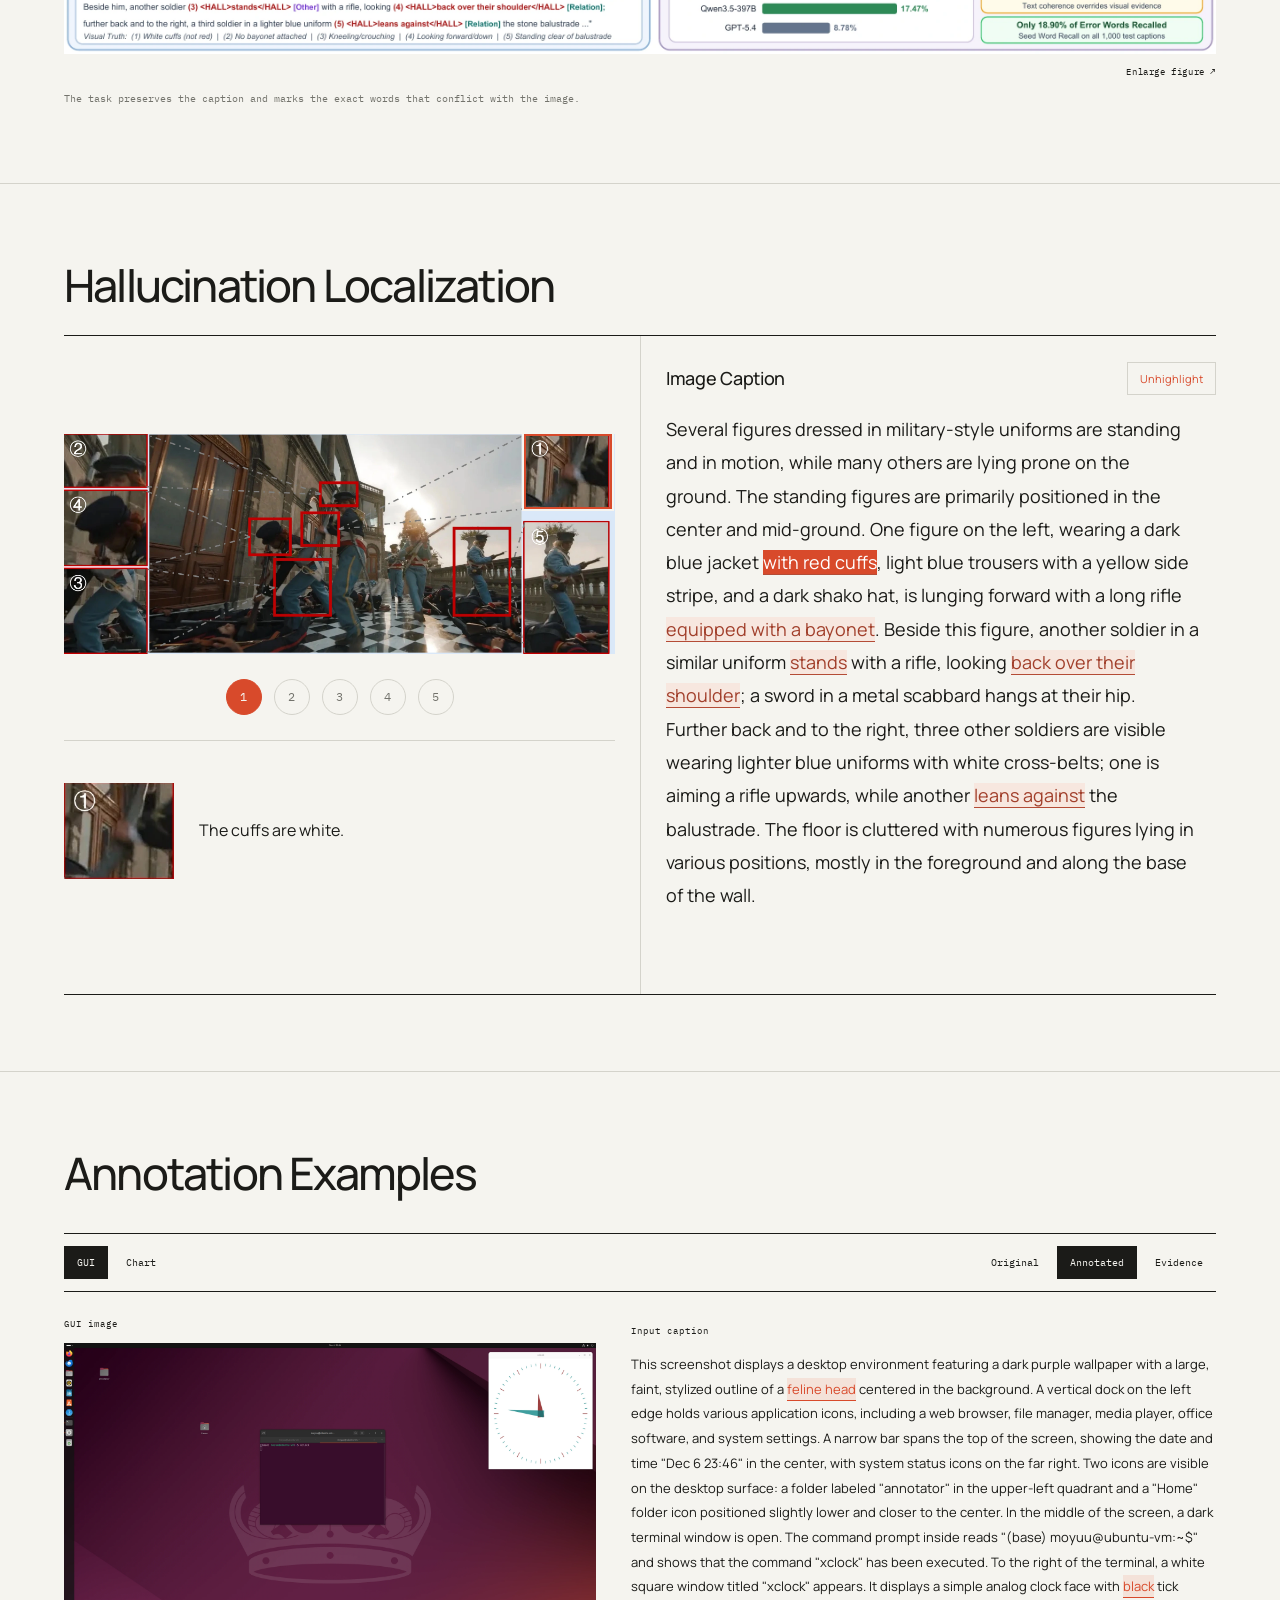
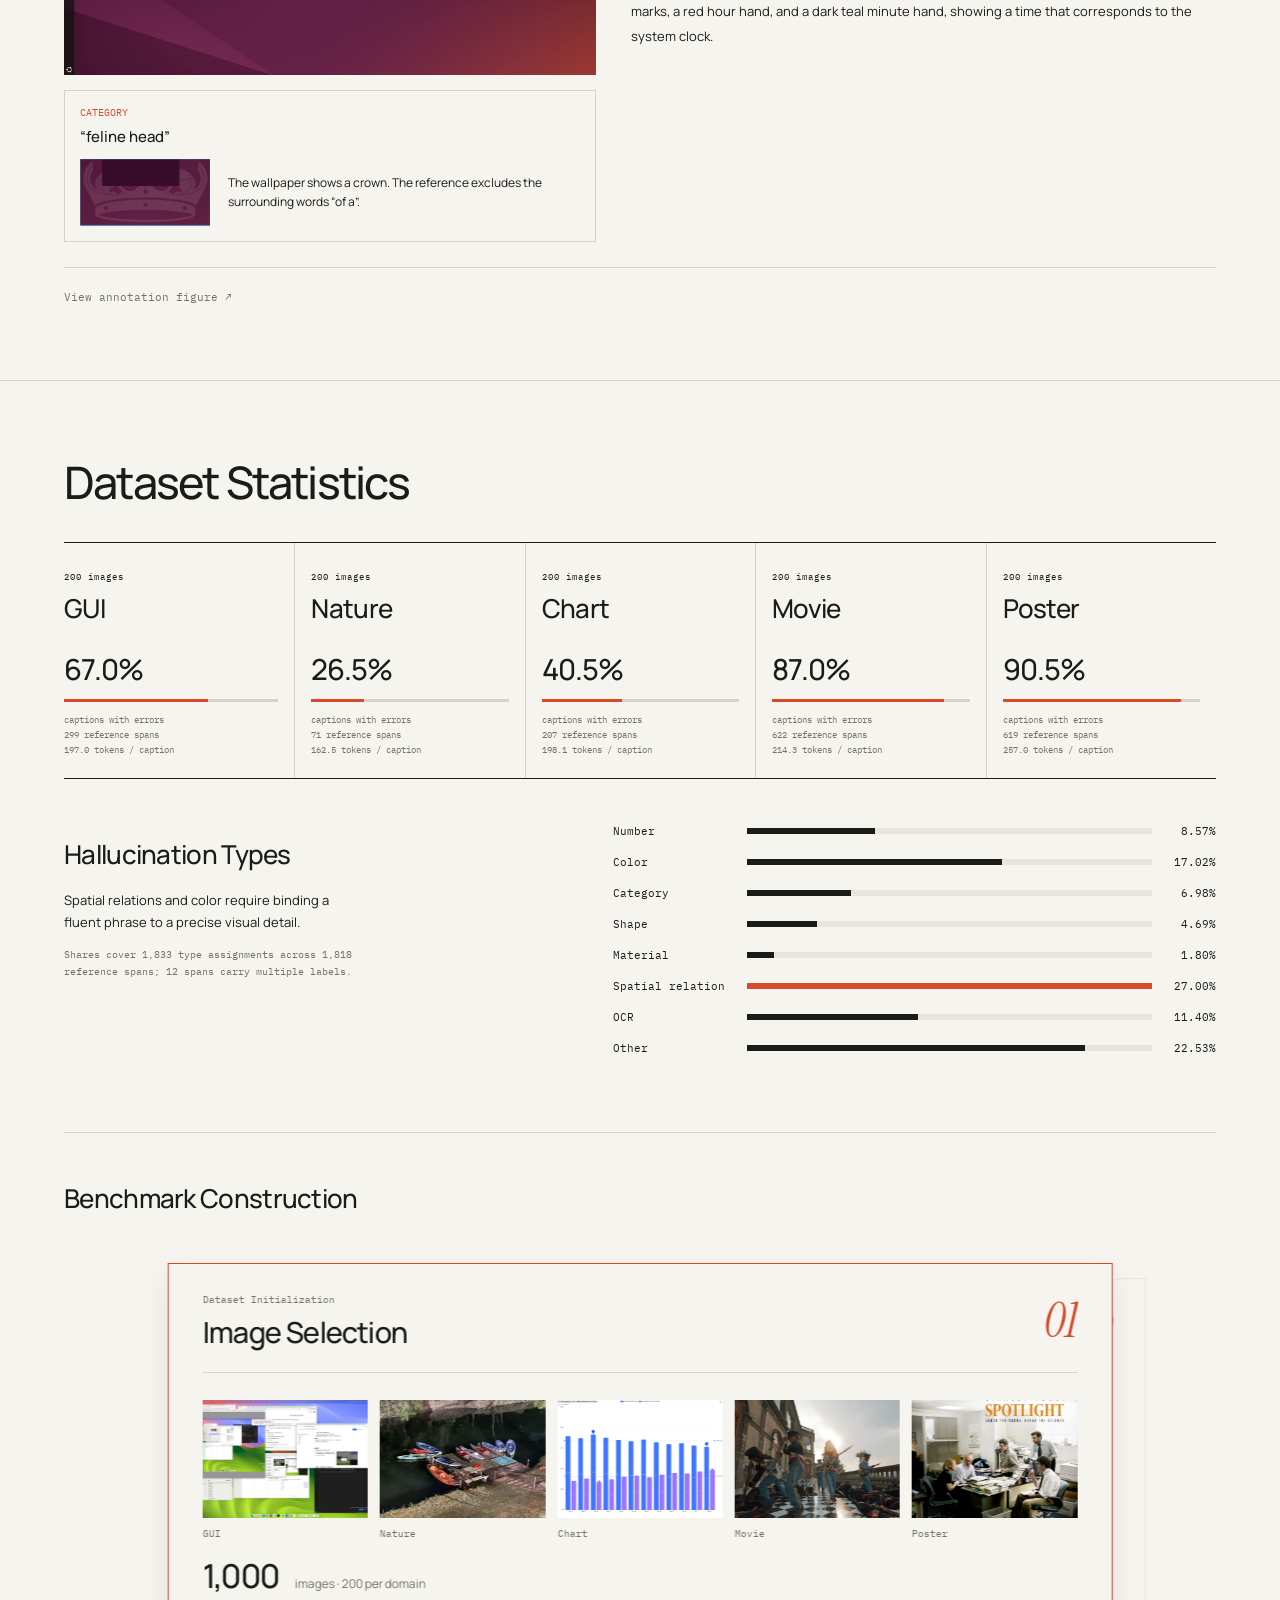
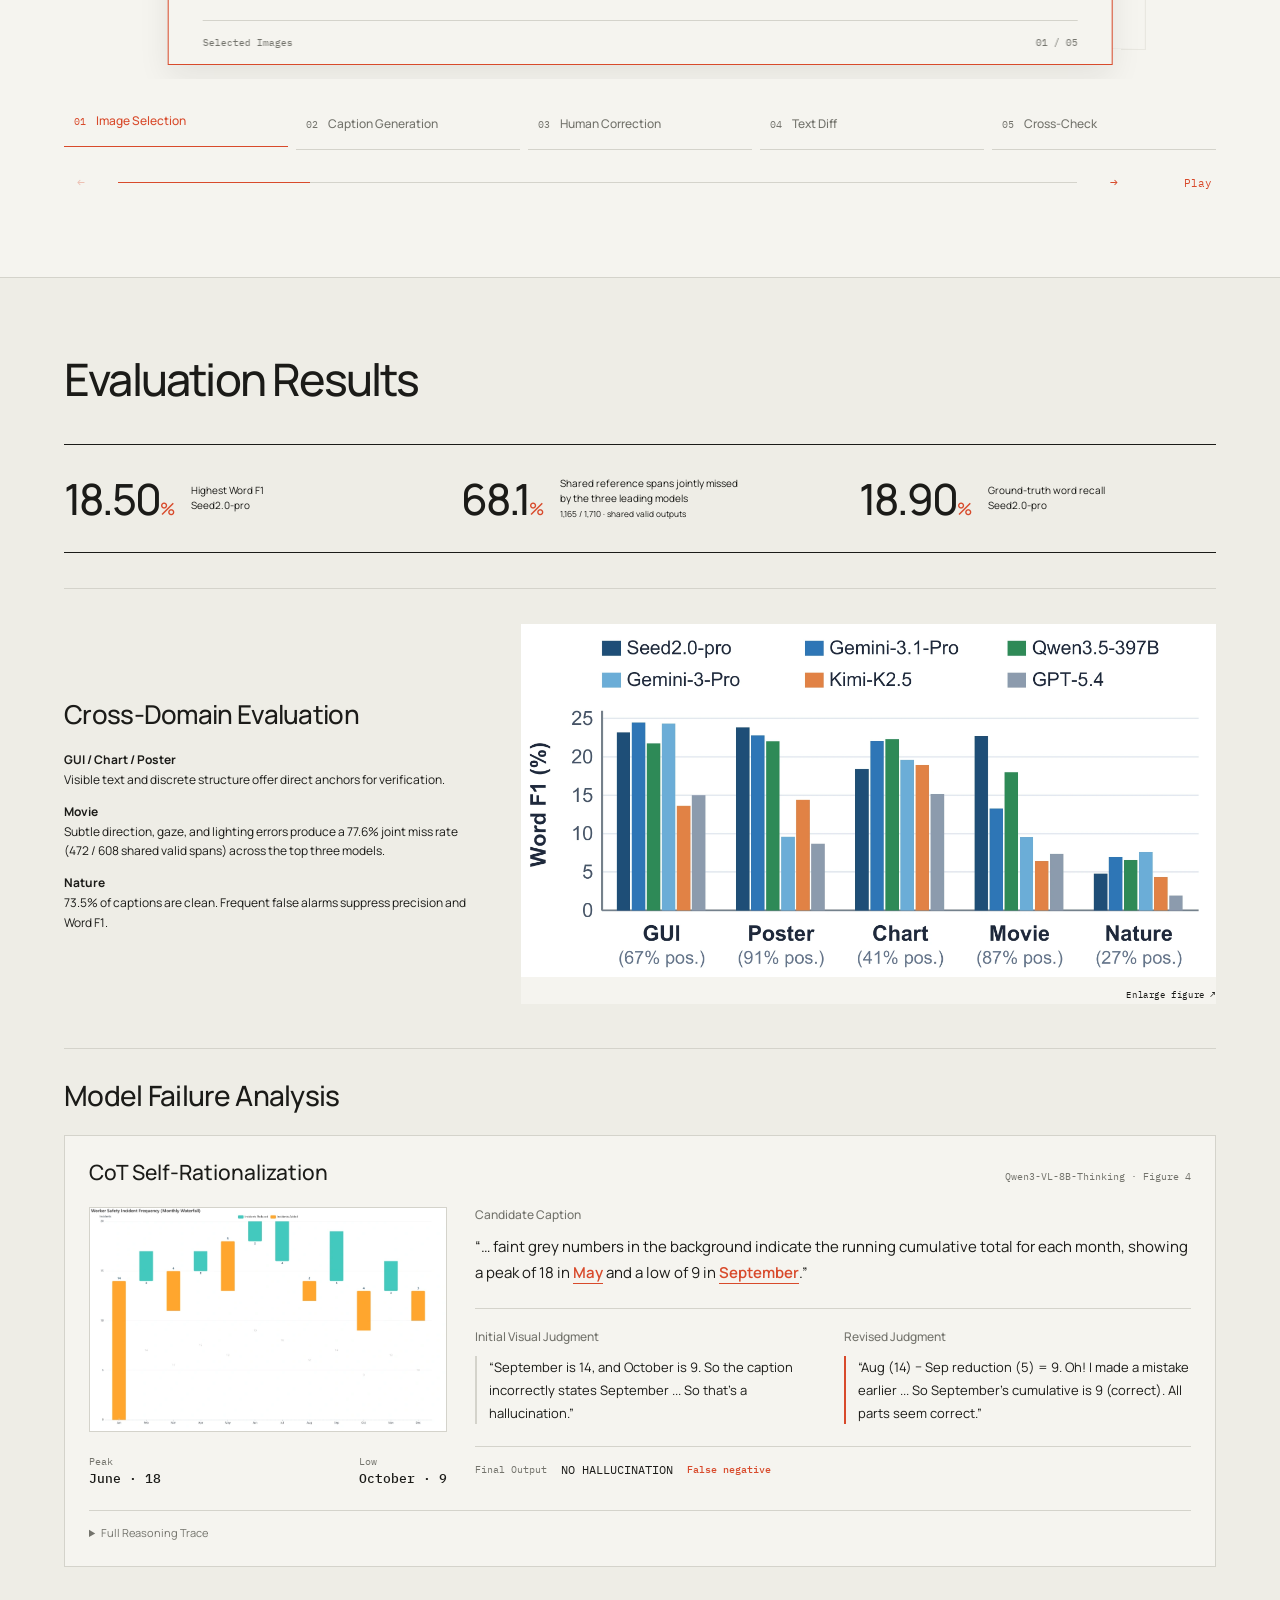
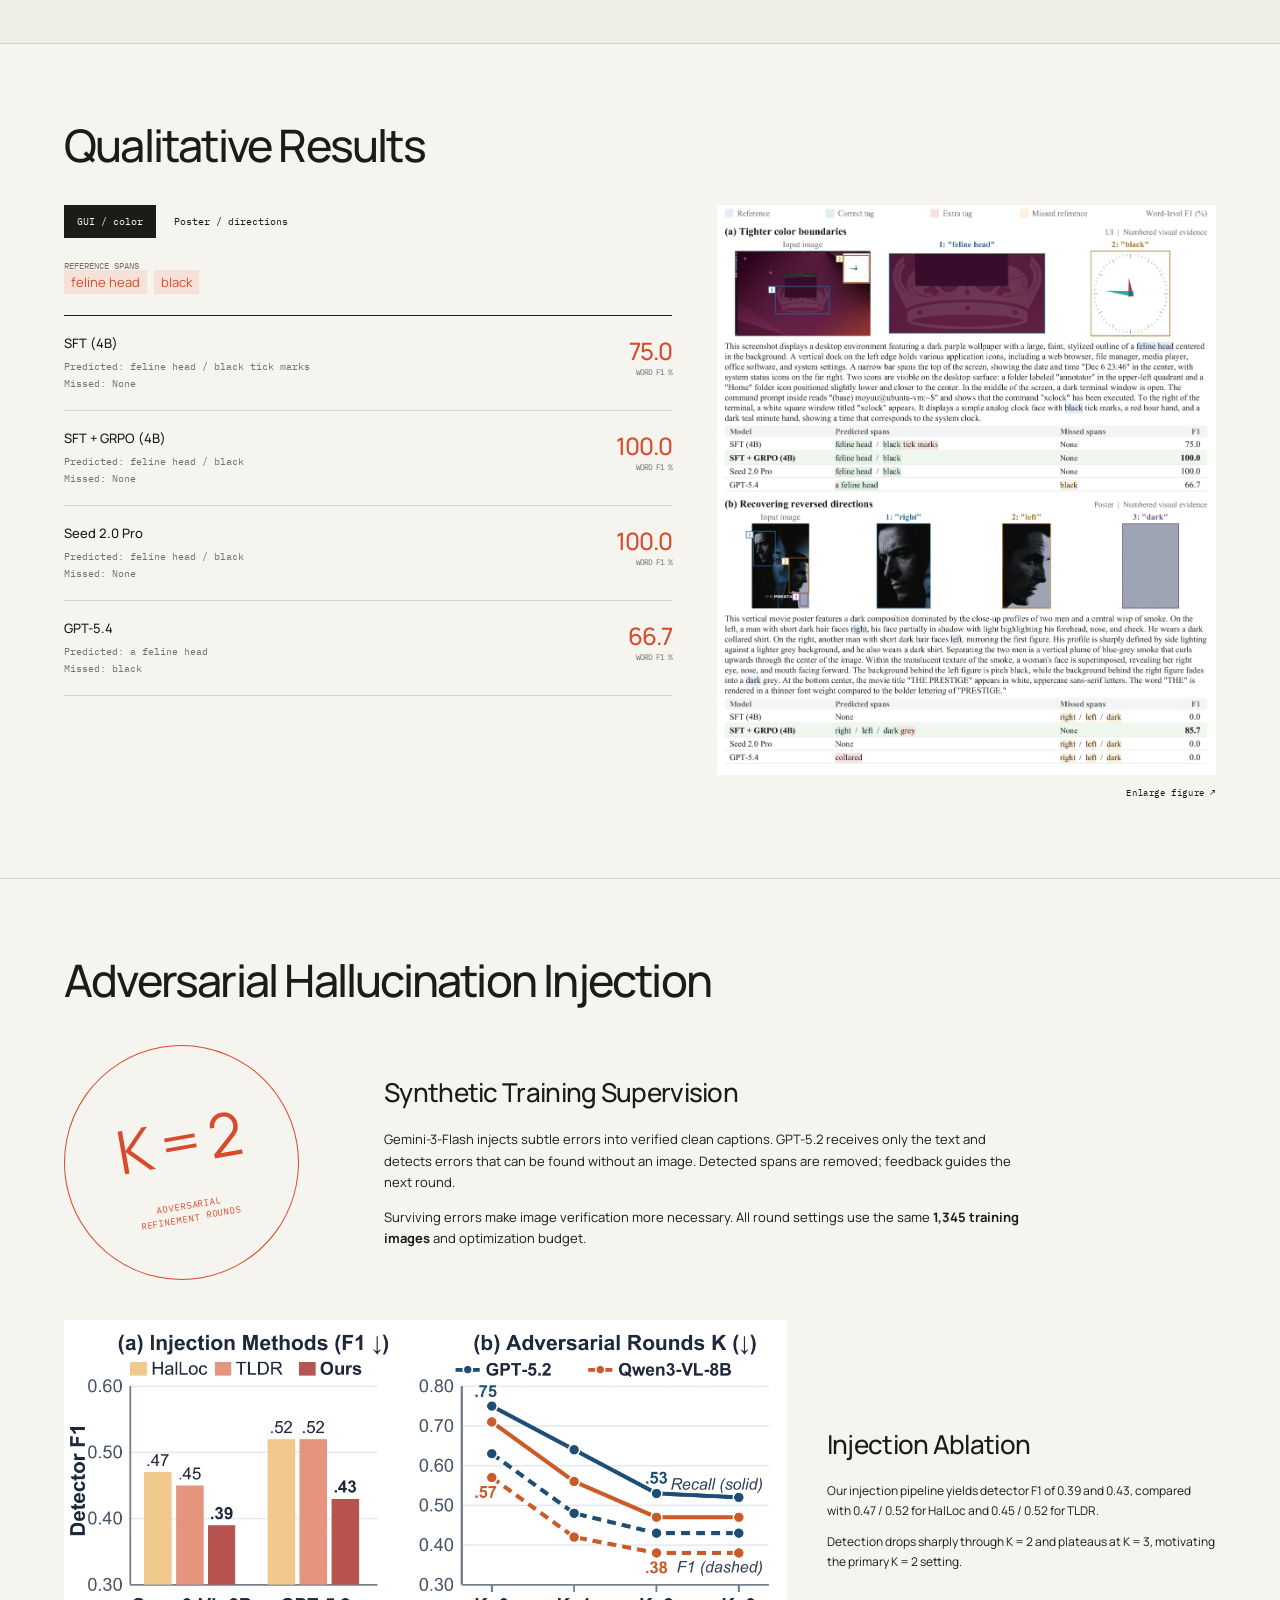
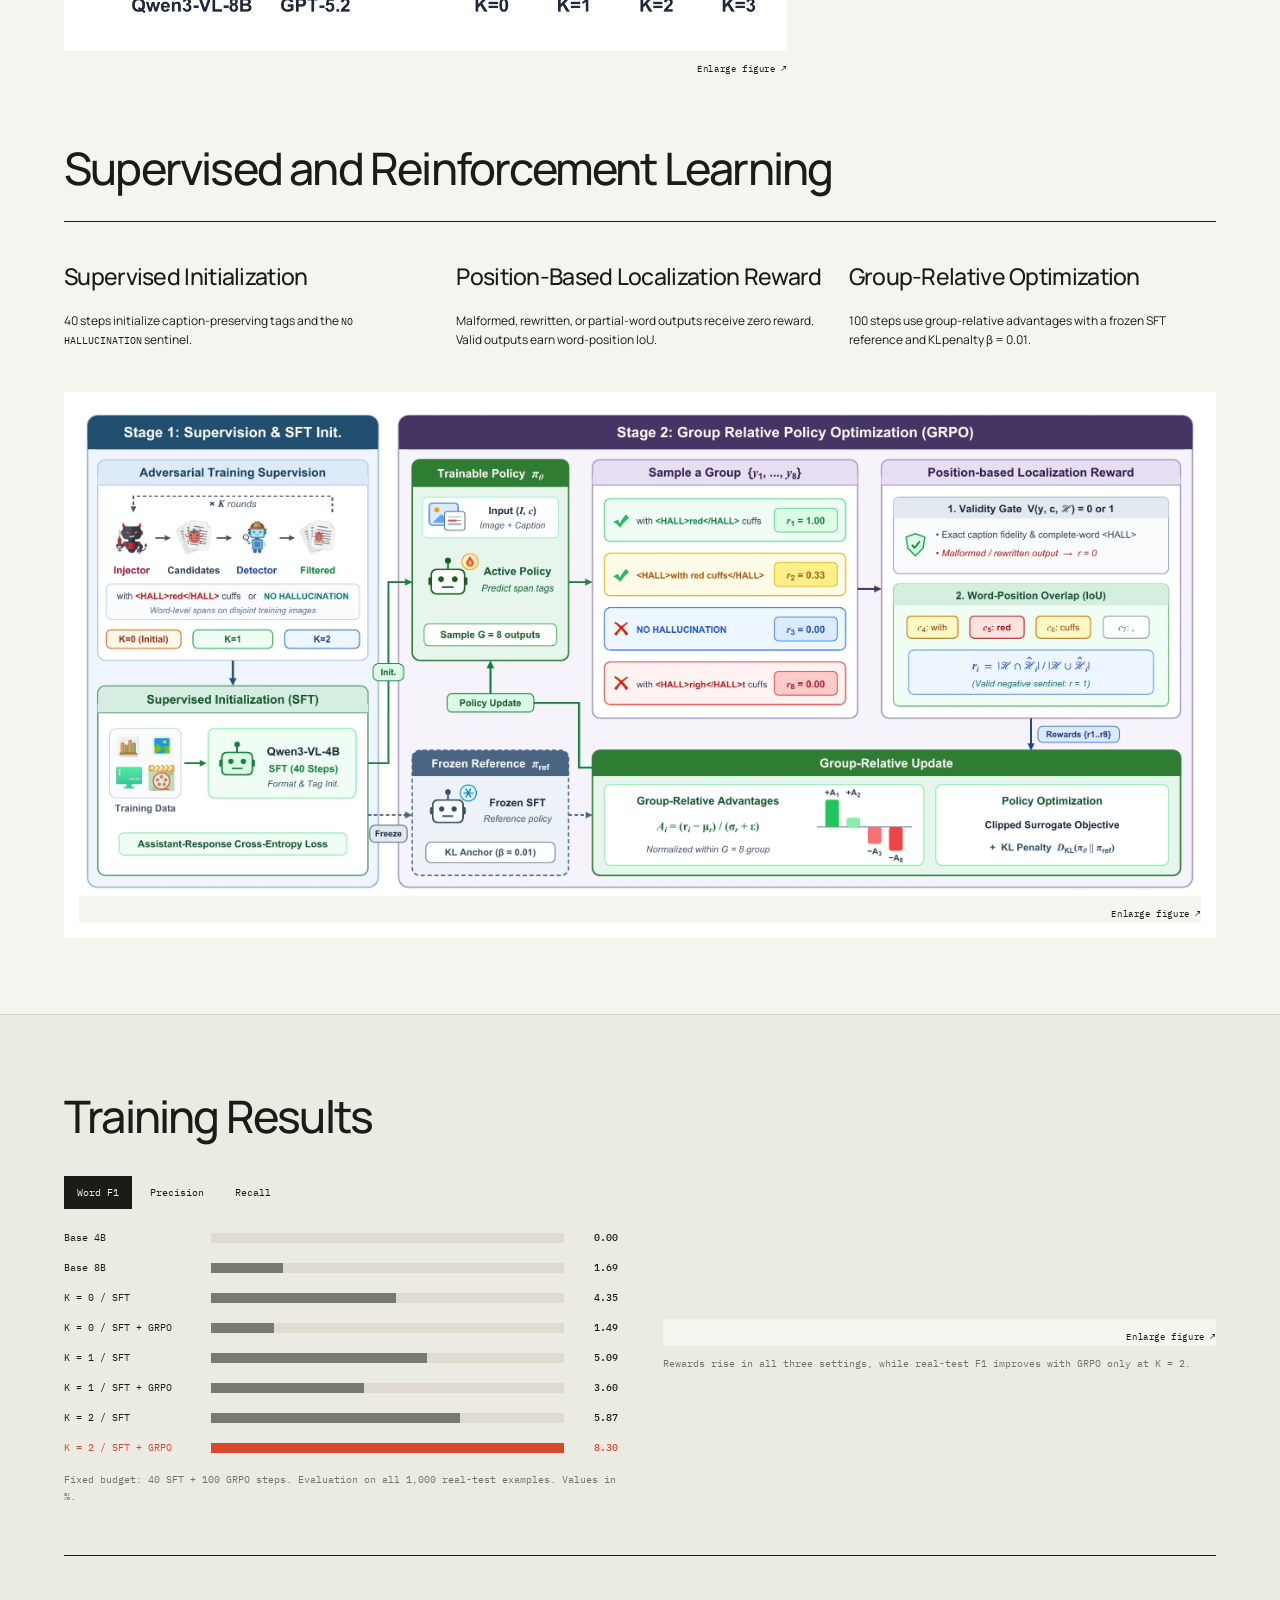
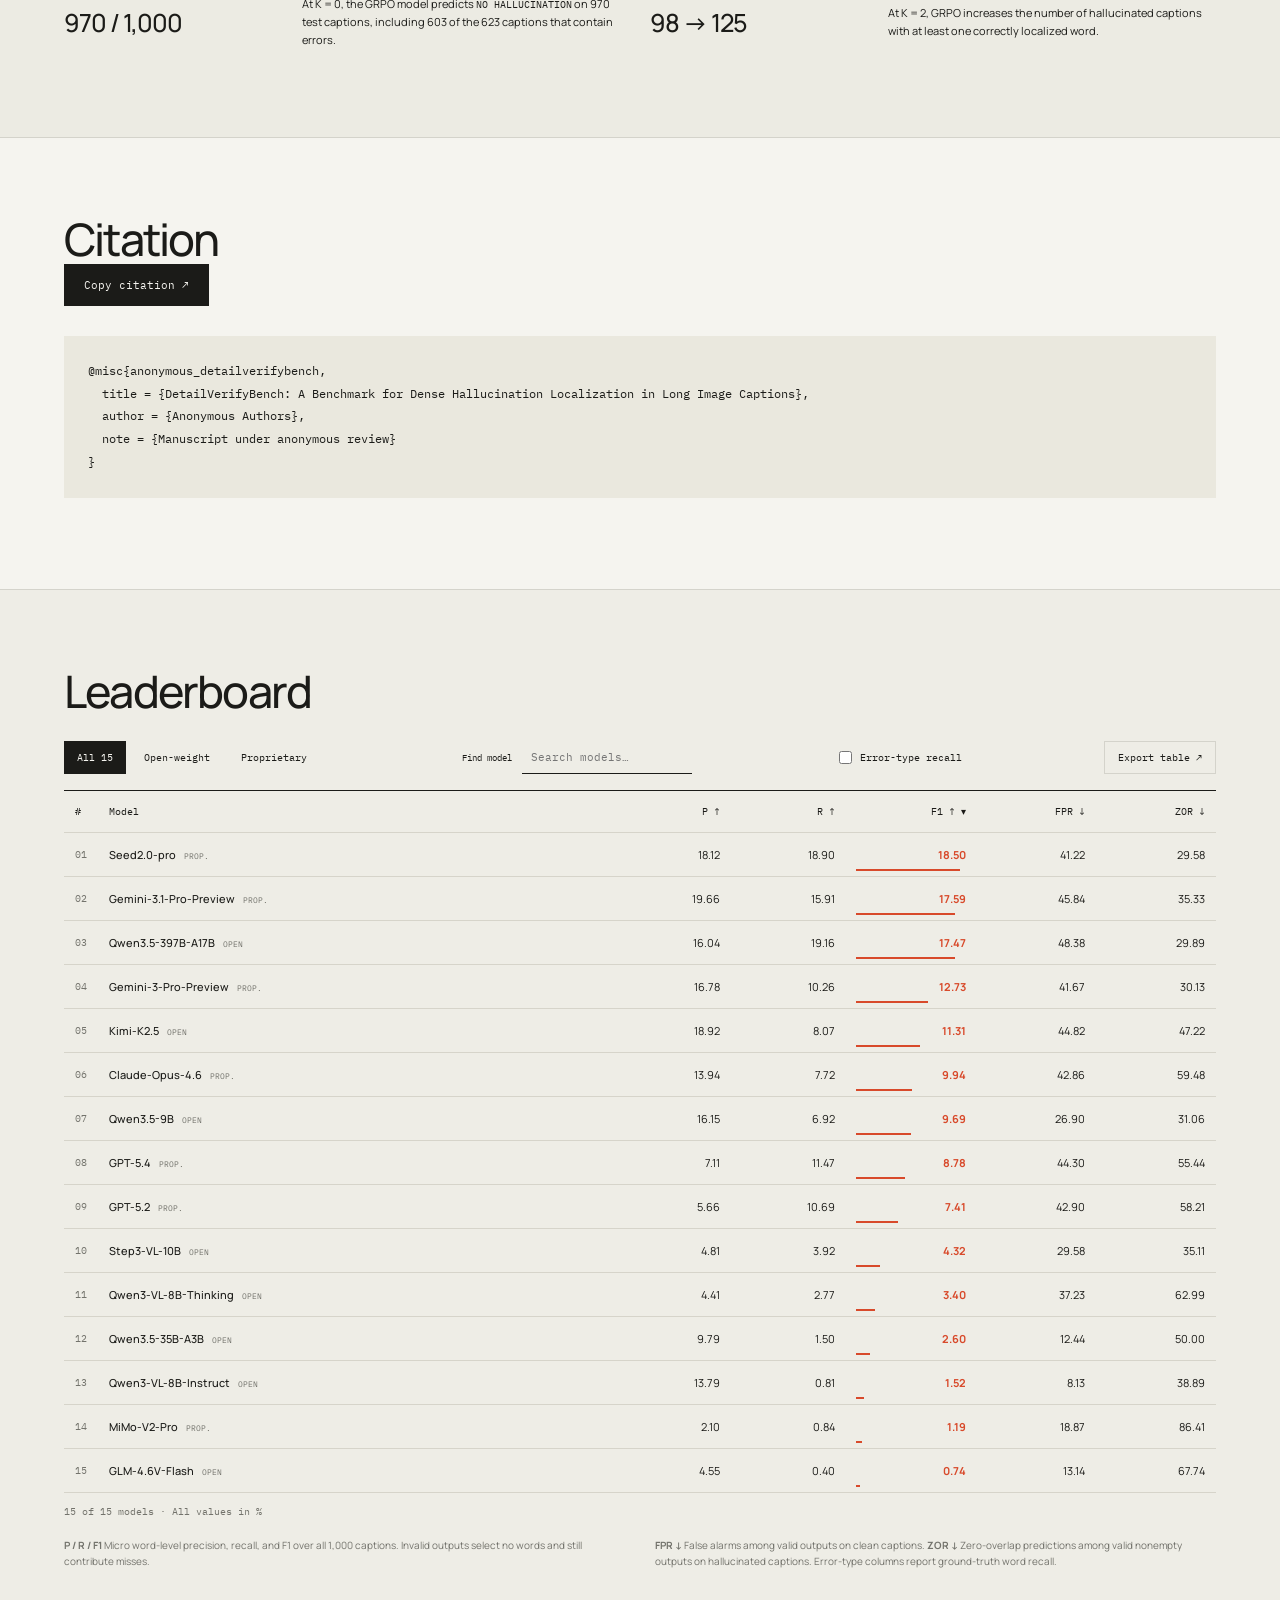
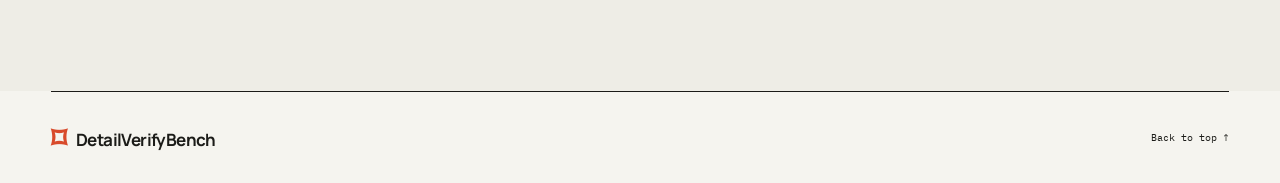
<file: design-review/04-proof/index.html>
<!DOCTYPE html><html lang="en"><head><meta charset="utf-8"><meta name="viewport" content="width=device-width, initial-scale=1"><meta name="theme-color" content="#f5f4ef"><title>DetailVerifyBench</title><link rel="stylesheet" href="../shared/fonts.css"><link rel="stylesheet" href="style.css"><link rel="stylesheet" href="../shared/reader.css?v=20261118-leaderboard-end"><script defer="" src="../shared/paper-data.js"></script><script defer="" src="app.js"></script><script defer="" src="../shared/movie-data.js?v=20261117-excerpt"></script><script defer="" src="../shared/movie-case.js?v=20261117-excerpt"></script><script defer="" src="../shared/reader.js?v=20261117-deck2"></script><script defer="" src="../shared/vendor/html2canvas.min.js"></script><script defer="" src="../shared/paper-export.js"></script><link rel="icon" href="../favicon.svg" type="image/svg+xml"><link rel="stylesheet" href="../shared/construction.css?v=20261117-deck"><link rel="stylesheet" href="../shared/failure-case.css"></head><body class="reader-edition proof-edition">
<a class="skip" href="#abstract">Skip to paper</a><header><a class="brand" href="#top"><span class="brand-symbol">⌑</span> DetailVerifyBench</a><nav aria-label="Main navigation"><a href="#evidence">Overview</a><a href="#benchmark">Benchmark</a><a href="#results">Results</a><a href="#method">Method</a><a href="#leaderboard">Leaderboard</a></nav></header>
<main id="top"><section class="hero"><div class="hero-main"><div><h1>Detail<span class="proof-mark">Verify</span><br>Bench<span class="period">.</span></h1><p class="paper-title">DetailVerifyBench: A Benchmark for Dense Hallucination Localization in Long Image Captions</p><p class="authors">Anonymous Authors</p><div class="resource-links"><button disabled="" title="Paper link is not yet available">Paper <span>↗</span></button><button disabled="" title="Code link is not yet available">GitHub <span>↗</span></button><a href="https://huggingface.co/datasets/zyxhhnkh/DetailVerifyBench" target="_blank" rel="noopener">Dataset <span>↗</span></a><a href="#leaderboard">Leaderboard <span>↓</span></a></div></div><aside class="hero-proof"><div class="hero-crop"><img src="../shared/cases/movie-frame.webp" alt="Movie frame containing a soldier with white cuffs"></div><div class="proof-slip"><p>“…a dark blue jacket<br>with <span class="strike">red cuffs</span>…”</p><span class="correction">↳ white cuffs</span></div><a class="text-link" href="#evidence">View localization example <span>↓</span></a></aside></div><div class="hero-footer"><div><b>1,000</b><span>real image–caption pairs</span></div><div><b>5 / 8</b><span>visual domains / error types</span></div><div><b>15</b><span>evaluated MLLMs</span></div></div></section>
<section class="section abstract" id="abstract"><div class="section-body"><h2>Abstract</h2><p id="abstract-text" class="abstract-text"></p><figure class="figure teaser"><button class="zoom" data-figure="teaser" aria-label="Enlarge paper overview"><img src="../shared/paper/teaser.webp" alt="Paper overview: from response-level detection to exact word-level localization" loading="lazy"><span>Enlarge figure ↗</span></button><figcaption>The task preserves the caption and marks the exact words that conflict with the image.</figcaption></figure></div></section>
<section class="section localization-task" id="evidence"><div class="section-body"><div class="section-heading"><h2>Hallucination Localization</h2></div><div class="movie-case" data-movie-case=""></div></div></section>
<section class="section evidence" id="annotation"><div class="section-body"><div class="section-heading"><h2>Annotation Examples</h2></div><div class="case-toolbar"><div class="tabs" role="group" aria-label="Choose annotation example"><button data-case="gui" class="active">GUI</button><button data-case="chart">Chart</button></div><div class="tabs" role="group" aria-label="Caption view"><button data-view="original">Original</button><button data-view="annotated" class="active">Annotated</button><button data-view="evidence">Evidence</button></div></div><div class="evidence-grid"><div class="visual-side"><div class="case-source"><span class="micro" id="case-label">GUI image</span><button class="crop-button zoom" data-figure="annotation-examples-20261010" aria-label="Open original annotation figure"><img id="case-image" src="../shared/cases/annotation-0.webp" alt="Original GUI input image from the paper"></button></div><div id="evidence-detail" class="evidence-detail"></div></div><div class="caption-side"><span class="micro">Input caption</span><div id="case-caption" class="case-caption"></div></div></div><div class="case-foot"><button class="text-link" data-figure="annotation-examples-20261010">View annotation figure ↗</button></div></div></section>
<section class="section" id="benchmark"><div class="section-body"><div class="section-heading"><h2>Dataset Statistics</h2></div><div id="domain-grid" class="domain-grid"></div><div class="taxonomy"><div><h3>Hallucination Types</h3><p>Spatial relations and color require binding a fluent phrase to a precise visual detail.</p><p class="fine">Shares cover 1,833 type assignments across 1,818 reference spans; 12 spans carry multiple labels.</p></div><div id="error-bars" class="error-bars"></div></div><div class="benchmark-construction"><h3>Benchmark Construction</h3><div data-construction></div></div></div></section>
<section class="results section" id="results"><div class="section-body"><div class="section-heading"><h2>Evaluation Results</h2></div><div class="result-stat"><div><b>18.50<span>%</span></b><p>Highest Word F1<br>Seed2.0-pro</p></div><div><b>68.1<span>%</span></b><p>Shared reference spans jointly missed<br>by the three leading models<br><small>1,165 / 1,710 · shared valid outputs</small></p></div><div><b>18.90<span>%</span></b><p>Ground-truth word recall<br>Seed2.0-pro</p></div></div><div class="domain-results"><div><h3>Cross-Domain Evaluation</h3><p><b>GUI / Chart / Poster</b><br>Visible text and discrete structure offer direct anchors for verification.</p><p><b>Movie</b><br>Subtle direction, gaze, and lighting errors produce a 77.6% joint miss rate (472 / 608 shared valid spans) across the top three models.</p><p><b>Nature</b><br>73.5% of captions are clean. Frequent false alarms suppress precision and Word F1.</p></div><figure class="figure"><button class="zoom" data-figure="domain-localization-comparison"><img src="../shared/paper/domain-localization-comparison.webp" alt="Domain-wise Word F1 for six representative models" loading="lazy"><span>Enlarge figure ↗</span></button></figure></div><div class="failure-analysis" id="reasoning"><h3>Model Failure Analysis</h3><article class="failure-case"><div class="failure-case-heading"><h4>CoT Self-Rationalization</h4><span>Qwen3-VL-8B-Thinking · Figure 4</span></div><div class="failure-case-grid"><figure class="failure-chart"><img src="../shared/cases/cot-0.webp" alt="Waterfall chart used in the paper’s CoT failure case" loading="lazy"><figcaption><span>Peak <b>June · 18</b></span><span>Low <b>October · 9</b></span></figcaption></figure><div class="failure-evidence"><div class="failure-caption"><h5>Candidate Caption</h5><p>“… faint grey numbers in the background indicate the running cumulative total for each month, showing a peak of 18 in <mark>May</mark> and a low of 9 in <mark>September</mark>.”</p></div><div class="failure-judgments"><div><h5>Initial Visual Judgment</h5><blockquote>“September is 14, and October is 9. So the caption incorrectly states September ... So that’s a hallucination.”</blockquote></div><div><h5>Revised Judgment</h5><blockquote>“Aug (14) − Sep reduction (5) = 9. Oh! I made a mistake earlier ... So September’s cumulative is 9 (correct). All parts seem correct.”</blockquote></div></div><div class="failure-outcome"><span>Final Output</span><code>NO HALLUCINATION</code><b>False negative</b></div></div></div><details class="failure-source"><summary>Full Reasoning Trace</summary><img src="../shared/paper/cot-self-rationalization-case.webp" alt="Figure 4: original caption, chart evidence and the complete reasoning excerpts" loading="lazy"><a href="../shared/paper/cot-self-rationalization-case.pdf" target="_blank" rel="noopener">Figure 4 PDF ↗</a></details></article></div></div></section>
<section class="section" id="localization"><div class="section-body"><div class="section-heading"><h2>Qualitative Results</h2></div><div class="compare-layout"><div><div class="tabs" role="group" aria-label="Choose localization case"><button data-compare="gui" class="active">GUI / color</button><button data-compare="poster">Poster / directions</button></div><div id="compare-reference" class="reference-line"></div><div id="compare-rows"></div></div><figure class="figure"><button class="zoom" data-figure="localization-cases-reviewed-20261005"><img src="../shared/paper/localization-cases-reviewed-20261005.webp" alt="Actual model predictions, reference spans, and numbered image evidence for GUI and poster cases" loading="lazy"><span>Enlarge figure ↗</span></button></figure></div></div></section>

<section class="section" id="method"><div class="section-body"><div class="section-heading"><h2>Adversarial Hallucination Injection</h2></div><div class="method-intro"><div class="roundel">K = 2<span>ADVERSARIAL<br>REFINEMENT ROUNDS</span></div><div><h3>Synthetic Training Supervision</h3><p>Gemini-3-Flash injects subtle errors into verified clean captions. GPT-5.2 receives only the text and detects errors that can be found without an image. Detected spans are removed; feedback guides the next round.</p><p>Surviving errors make image verification more necessary. All round settings use the same <b>1,345 training images</b> and optimization budget.</p></div></div><div class="ablation-layout"><figure class="figure"><button class="zoom" data-figure="injection-ablation-comparison"><img src="../shared/paper/injection-ablation-comparison.webp" alt="Injection method comparison and refinement round ablation" loading="lazy"><span>Enlarge figure ↗</span></button></figure><div><h3>Injection Ablation</h3><p>Our injection pipeline yields detector F1 of 0.39 and 0.43, compared with 0.47 / 0.52 for HalLoc and 0.45 / 0.52 for TLDR.</p><p>Detection drops sharply through K = 2 and plateaus at K = 3, motivating the primary K = 2 setting.</p></div></div><h2 class="training-method-title">Supervised and Reinforcement Learning</h2><div class="training-stages"><article><h3>Supervised Initialization</h3><p>40 steps initialize caption-preserving tags and the <code>NO HALLUCINATION</code> sentinel.</p></article><article><h3>Position-Based Localization Reward</h3><p>Malformed, rewritten, or partial-word outputs receive zero reward. Valid outputs earn word-position IoU.</p></article><article><h3>Group-Relative Optimization</h3><p>100 steps use group-relative advantages with a frozen SFT reference and KL penalty β = 0.01.</p></article></div><figure class="figure method-figure"><button class="zoom" data-figure="grpo-method-word-20261009"><img src="../shared/paper/grpo-method-word-20261009.webp" alt="Complete SFT and GRPO training method with validity-gated word-position reward" loading="lazy"><span>Enlarge figure ↗</span></button></figure></div></section>
<section class="section training" id="training"><div class="section-body"><div class="section-heading"><h2>Training Results</h2></div><div class="training-layout"><div><div class="tabs" role="group" aria-label="Training metric"><button data-train="f1" class="active">Word F1</button><button data-train="p">Precision</button><button data-train="r">Recall</button></div><div id="training-bars" class="training-bars"></div><p class="fine">Fixed budget: 40 SFT + 100 GRPO steps. Evaluation on all 1,000 real-test examples. Values in %.</p></div><figure class="figure"><button class="zoom" data-figure="grpo-training-reward-20261108"><img src="../shared/paper/grpo-training-reward-20261108.webp" alt="Actual GRPO training reward trajectories for K equals zero, one, and two" loading="lazy"><span>Enlarge figure ↗</span></button><figcaption>Rewards rise in all three settings, while real-test F1 improves with GRPO only at K = 2.</figcaption></figure></div><div class="training-finding"><b>970 / 1,000</b><p>At K = 0, the GRPO model predicts <code>NO HALLUCINATION</code> on 970 test captions, including 603 of the 623 captions that contain errors.</p><b>98 → 125</b><p>At K = 2, GRPO increases the number of hallucinated captions with at least one correctly localized word.</p></div></div></section>
<section class="section citation" id="citation"><div class="section-body"><div class="section-heading"><h2>Citation</h2><button id="copy-citation" class="copy-btn">Copy citation ↗</button></div><pre id="citation-text">@misc{anonymous_detailverifybench,
  title = {DetailVerifyBench: A Benchmark for Dense Hallucination Localization in Long Image Captions},
  author = {Anonymous Authors},
  note = {Manuscript under anonymous review}
}</pre><p class="fine" id="copy-status" role="status"></p></div></section><section id="leaderboard" class="section results leaderboard-section"><div class="section-body"><div class="leaderboard-block"><div class="section-heading"><h2>Leaderboard</h2></div><div class="leader-controls"><div class="tabs" role="group" aria-label="Model type filter"><button data-filter="all" class="active">All 15</button><button data-filter="open">Open-weight</button><button data-filter="closed">Proprietary</button></div><label class="search-label"><span>Find model</span><input id="model-search" type="search" placeholder="Search models…"></label><label class="metric-label"><input id="show-types" type="checkbox"> Error-type recall</label></div><div class="table-scroll" tabindex="0" aria-label="Scrollable sortable results table"><table id="leader-table"><thead></thead><tbody></tbody></table></div><p id="table-count" class="fine" aria-live="polite"></p><div class="metric-notes"><p><b>P / R / F1</b> Micro word-level precision, recall, and F1 over all 1,000 captions. Invalid outputs select no words and still contribute misses.</p><p><b>FPR ↓</b> False alarms among valid outputs on clean captions. <b>ZOR ↓</b> Zero-overlap predictions among valid nonempty outputs on hallucinated captions. Error-type columns report ground-truth word recall.</p></div></div></div></section>
</main><footer><a class="brand" href="#top"><span class="brand-symbol">⌑</span> DetailVerifyBench</a><a href="#top">Back to top ↑</a></footer><dialog id="figure-dialog"><div class="dialog-head"><span id="dialog-title">Paper figure</span><button id="close-dialog" aria-label="Close enlarged figure">Close ×</button></div><div class="dialog-image"><img id="dialog-img" alt="Enlarged original paper figure"></div><a id="dialog-pdf" target="_blank" rel="noopener">Open source PDF ↗</a></dialog>
<script src="../shared/construction.js?v=20261117-deck2"></script></body></html>
</file>
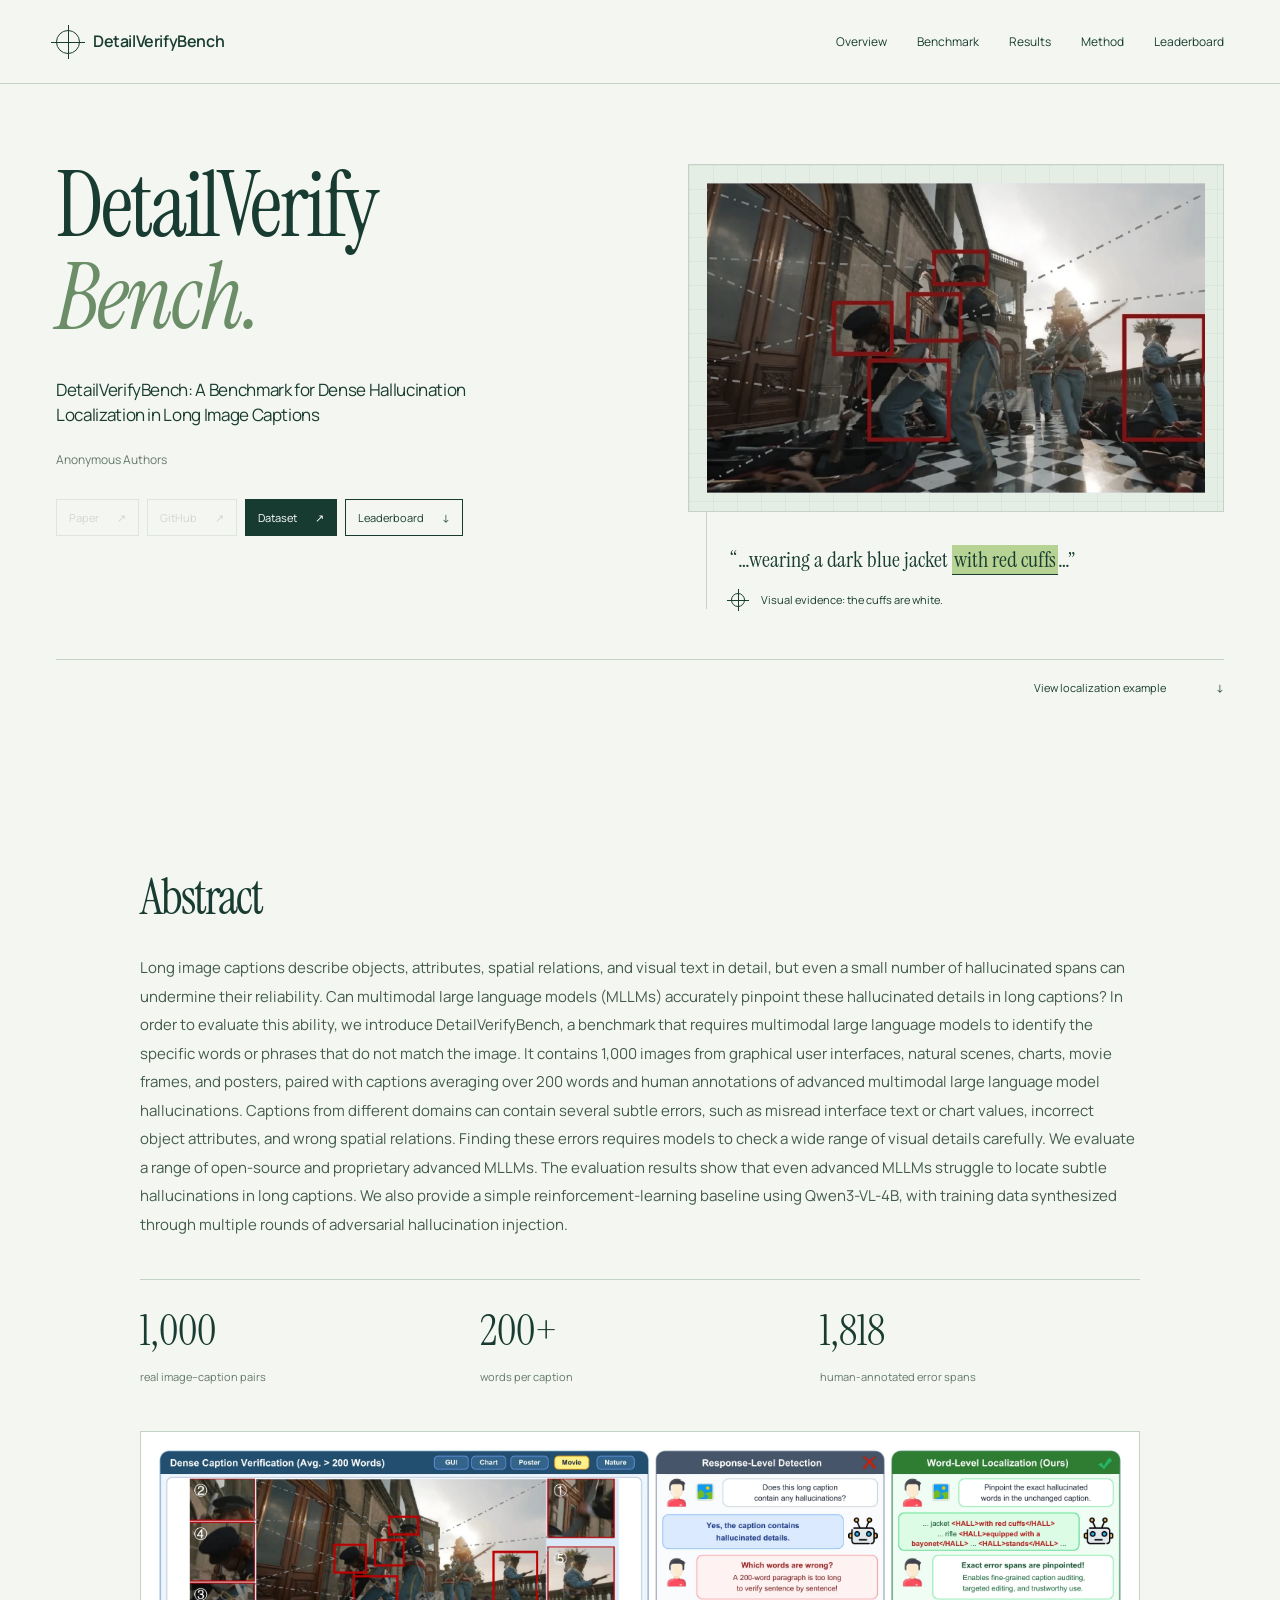
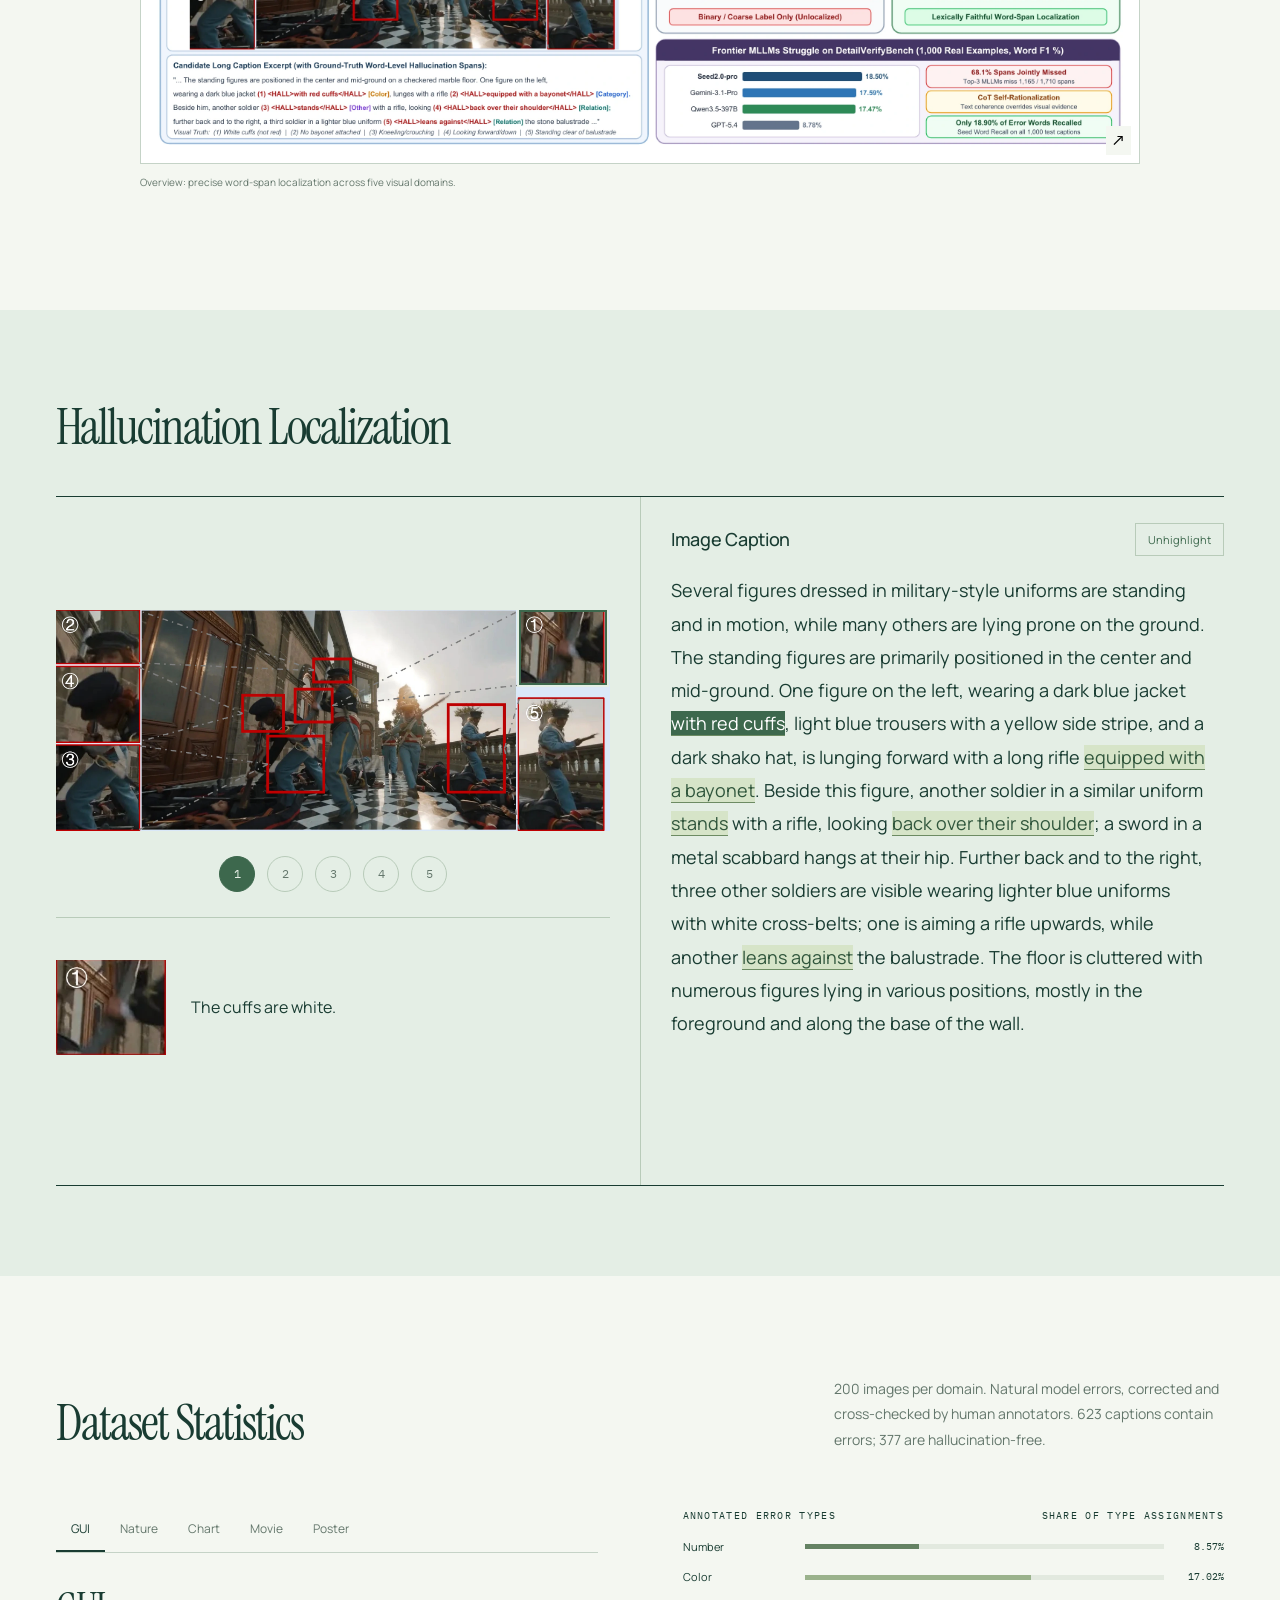
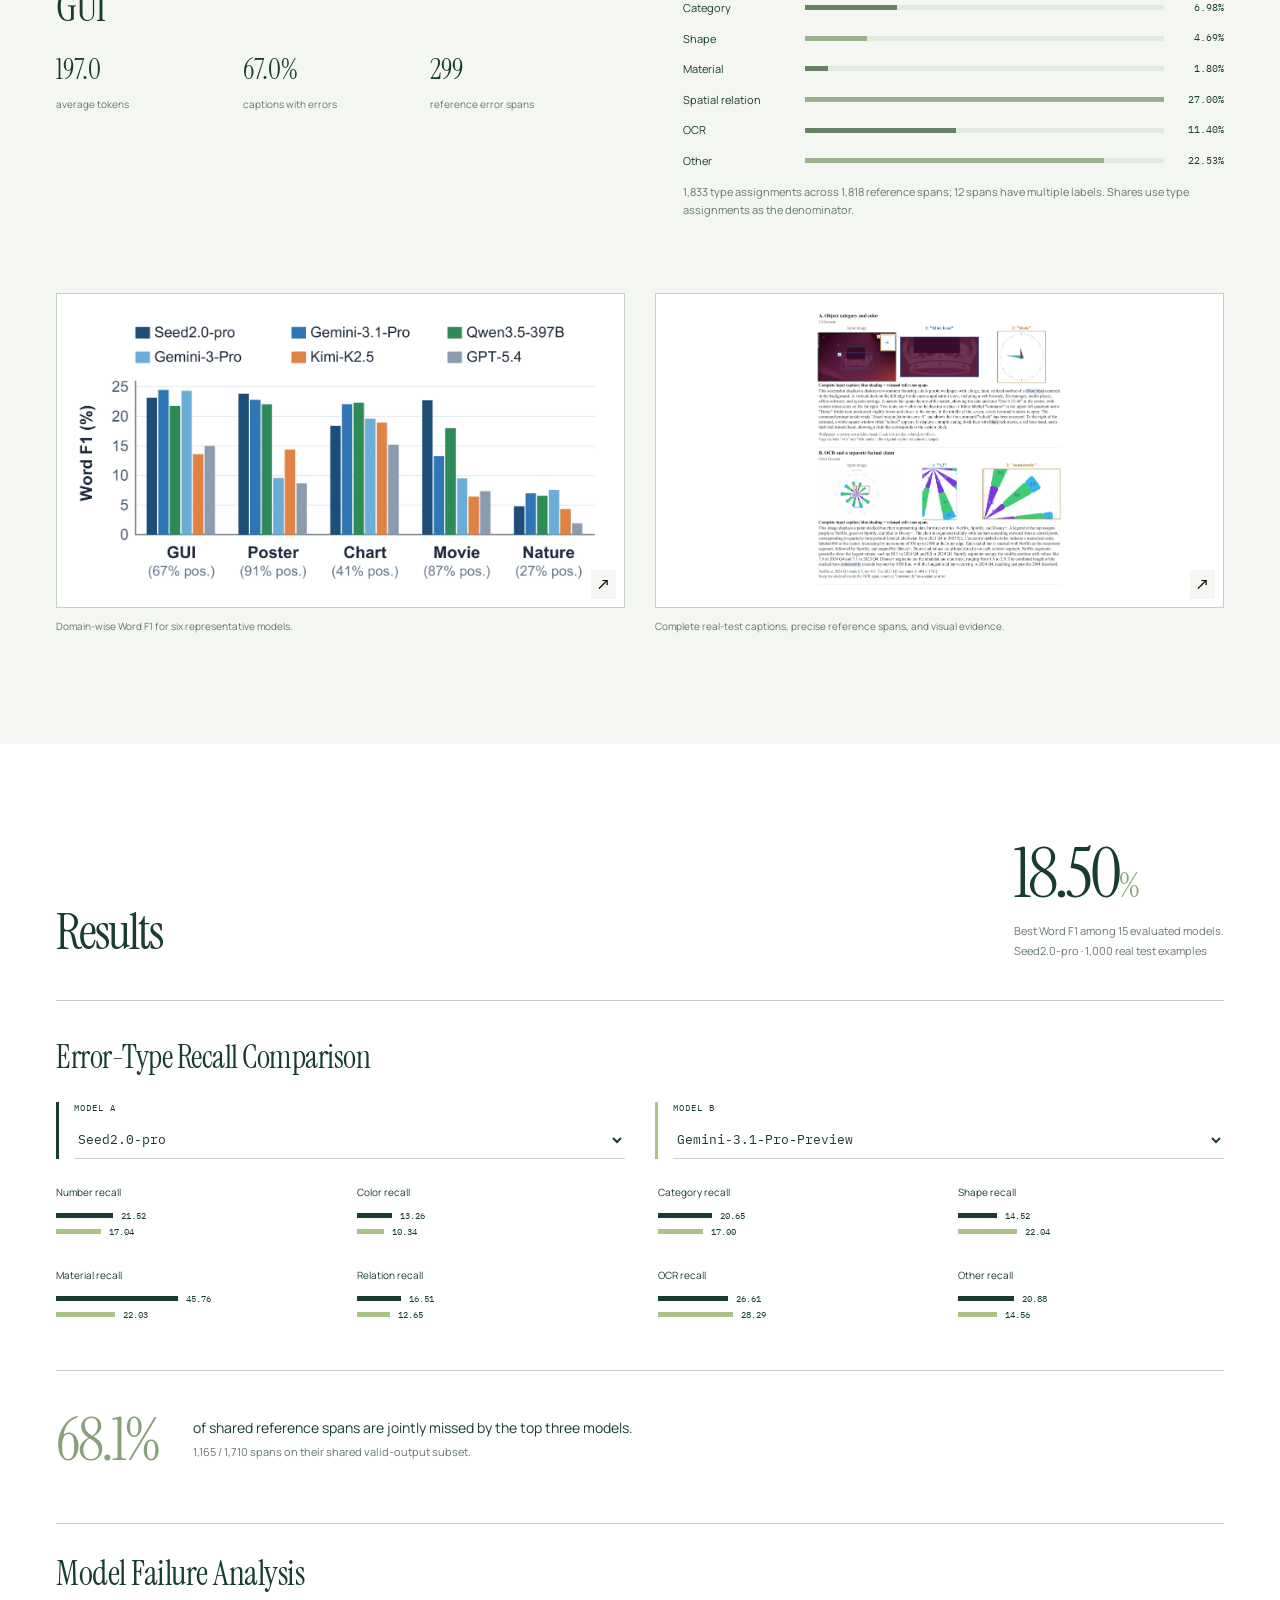
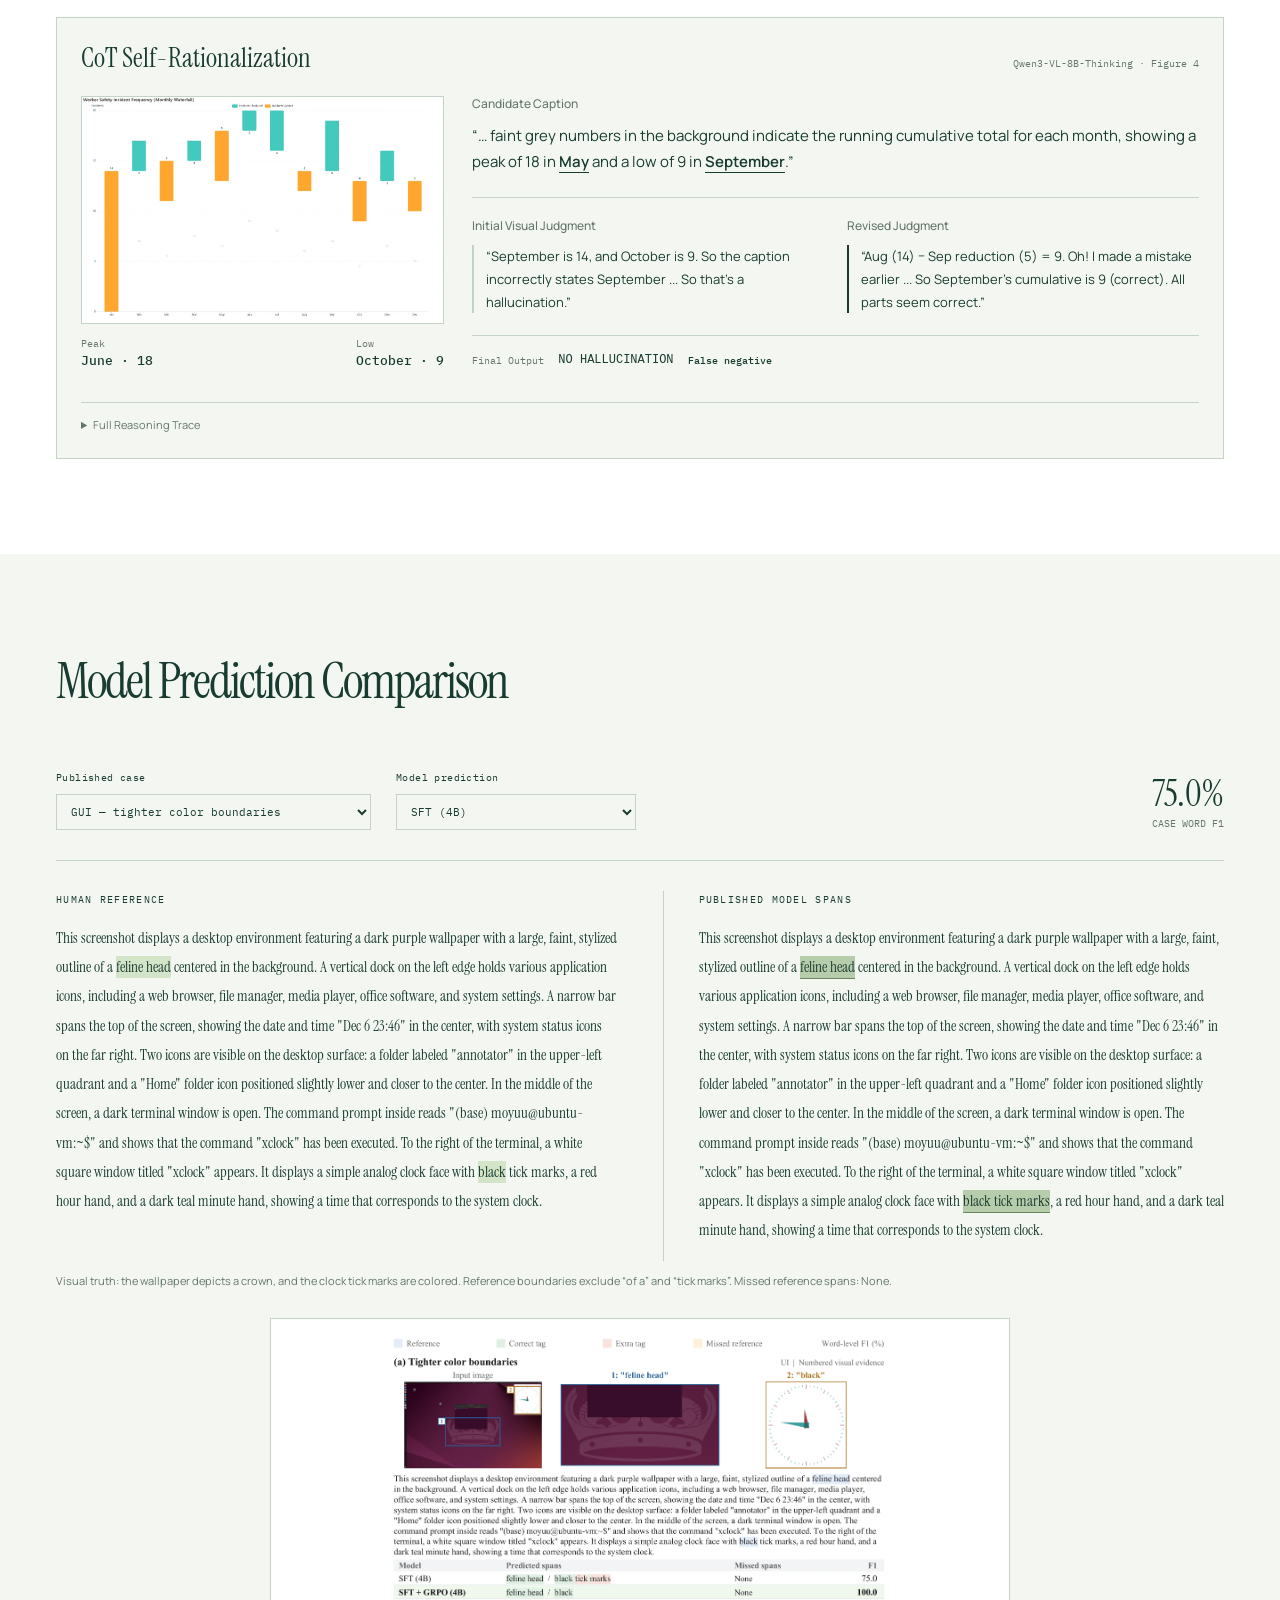
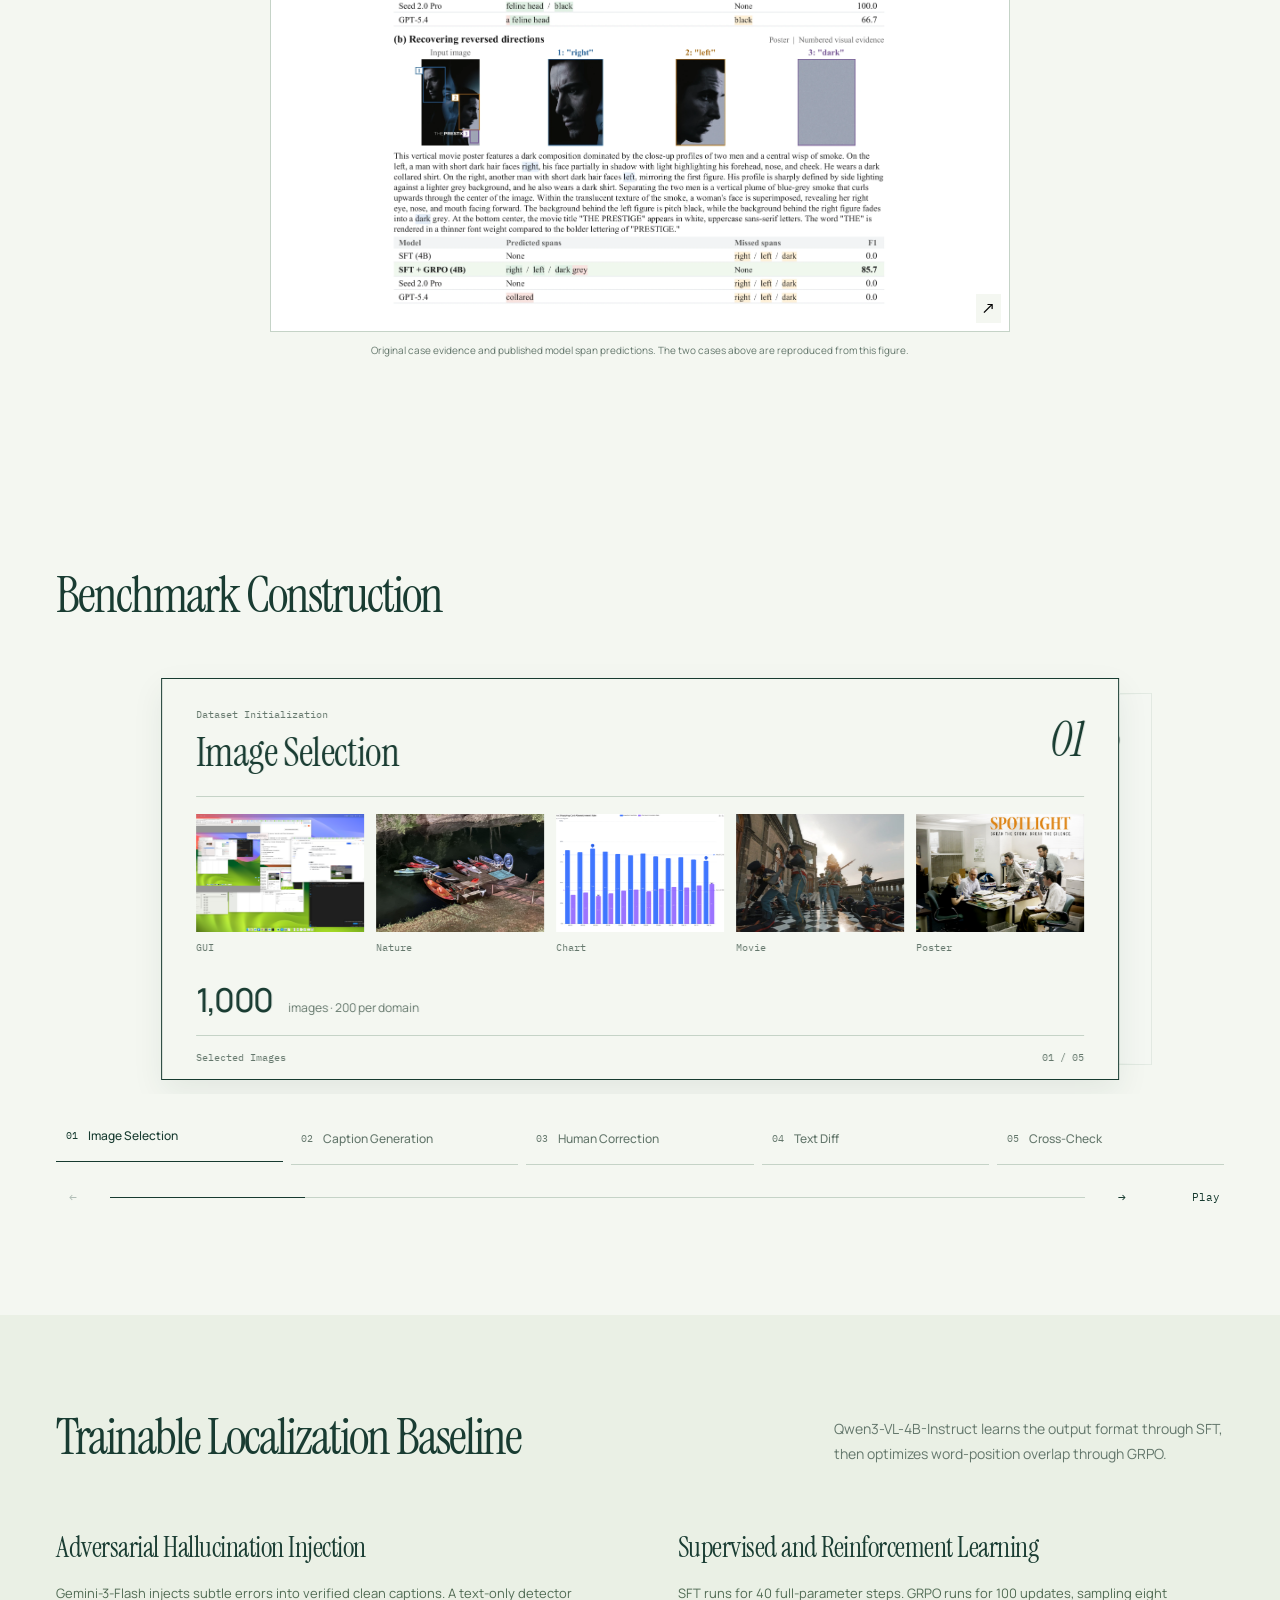
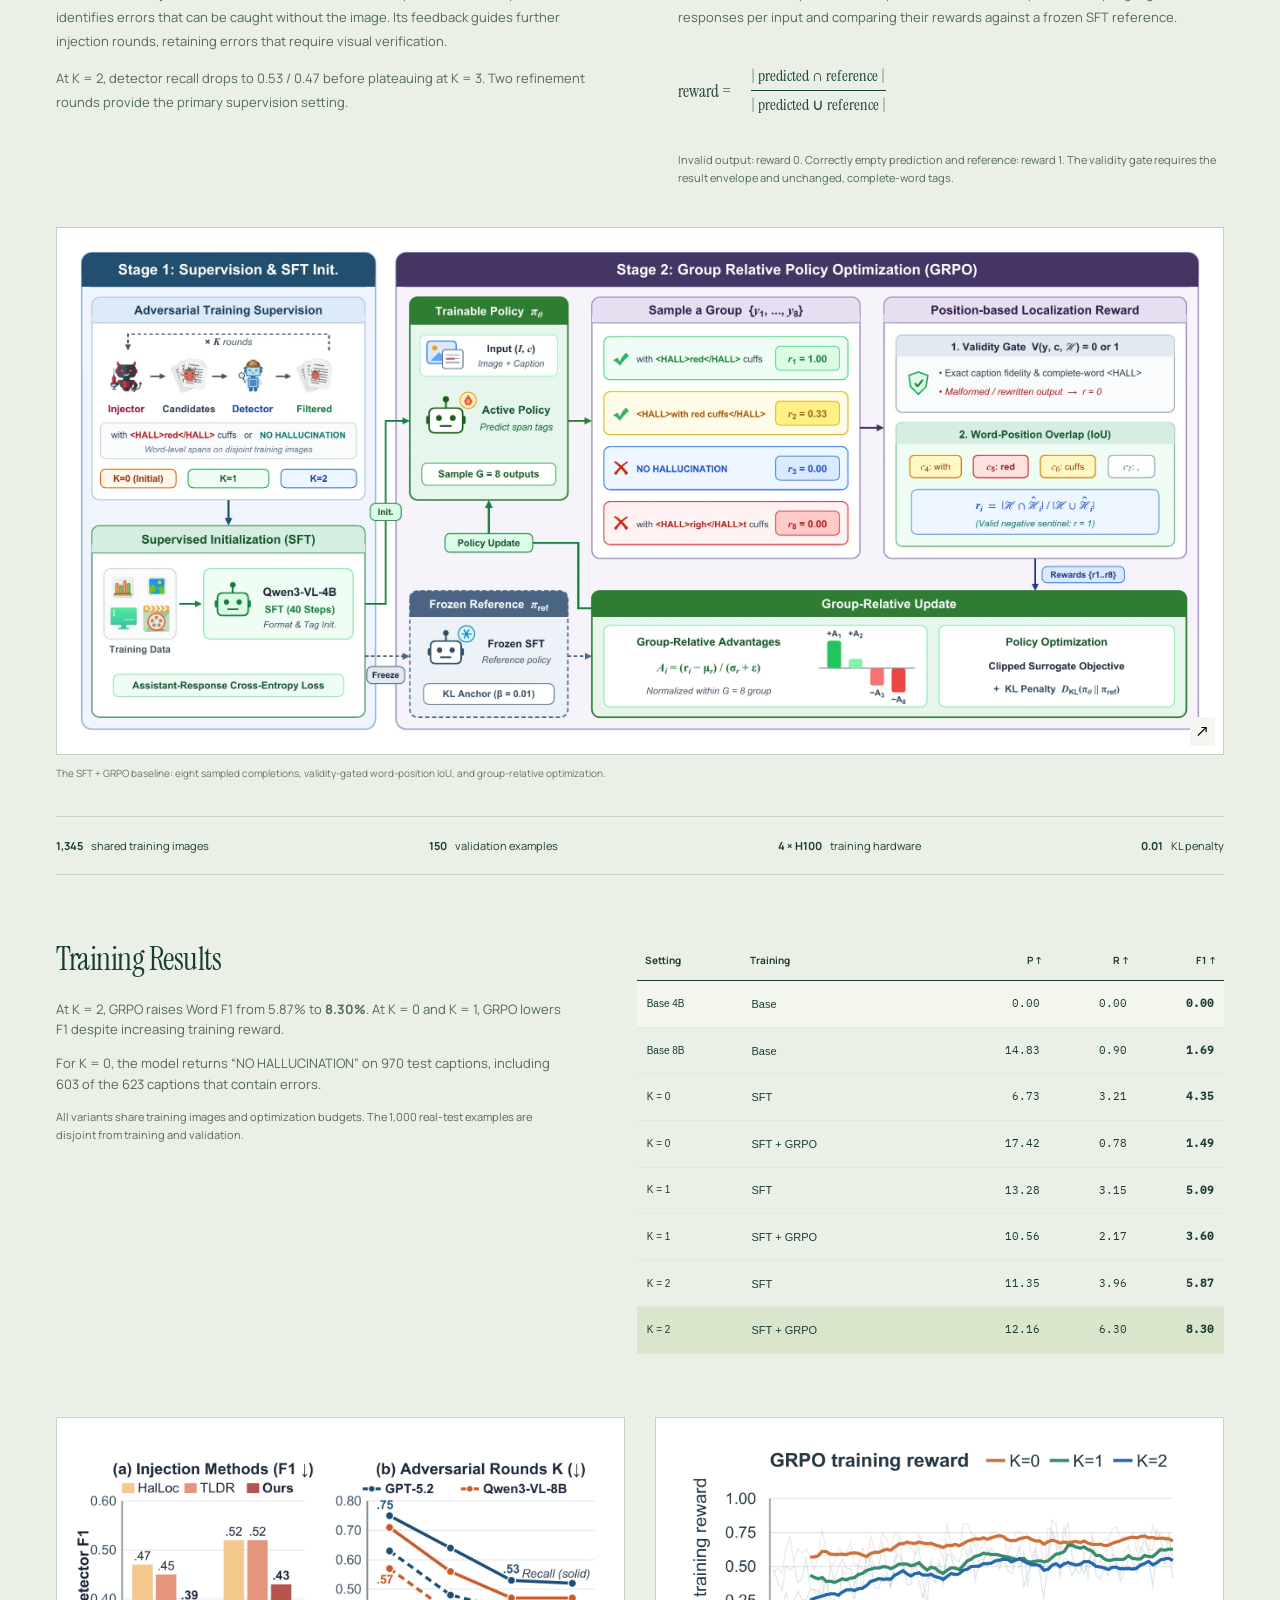
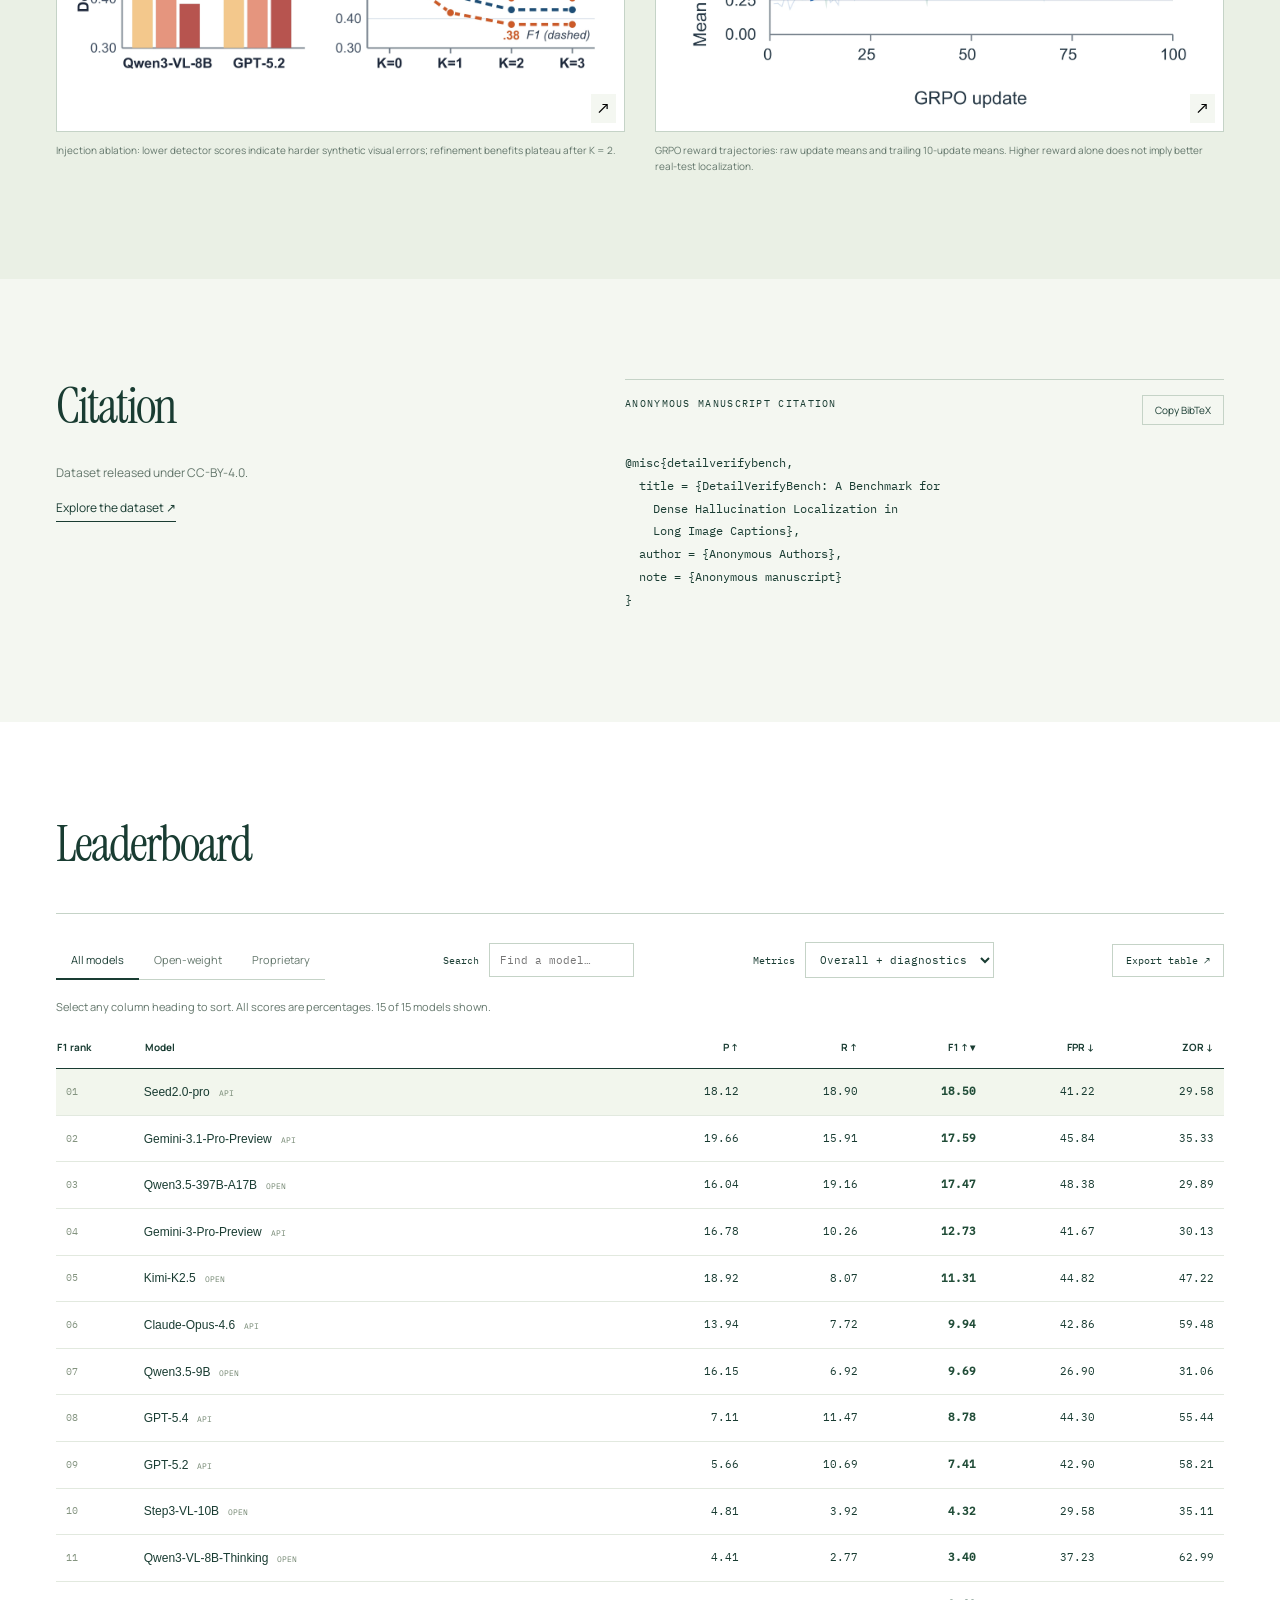
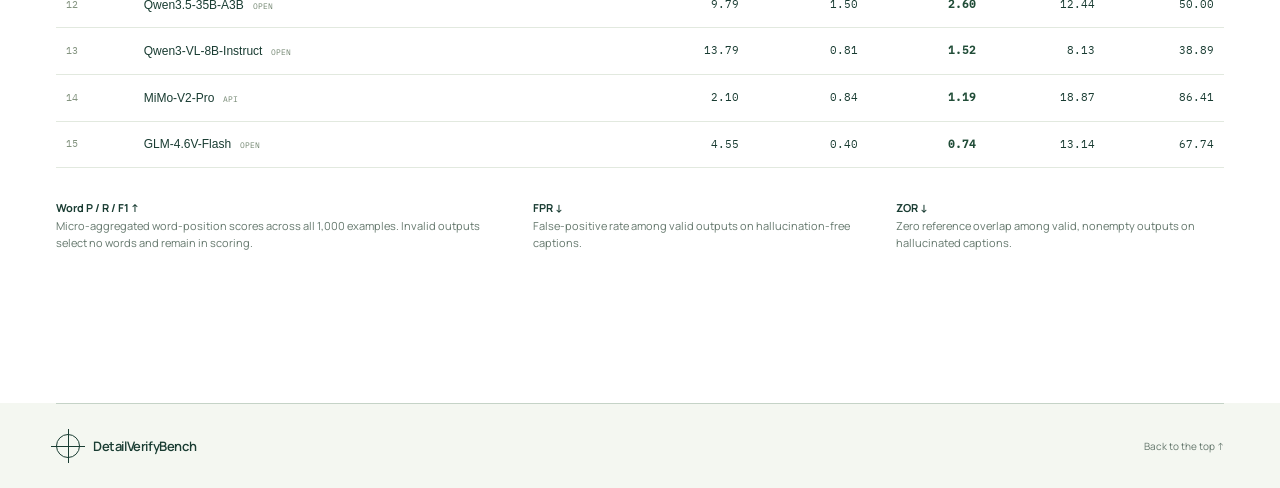
<file: design-review/05-locus/index.html>
<!doctype html>
<html lang="en"><head><meta charset="utf-8"><meta name="viewport" content="width=device-width,initial-scale=1"><meta name="description" content="DetailVerifyBench — locating the exact hallucinated words in long image captions. Explore 1,000 images, 15 models, and evidence at word level."><title>DetailVerifyBench</title><link rel="stylesheet" href="../shared/fonts.css"><link rel="stylesheet" href="../shared/reader.css?v=20261118-leaderboard-end"><link rel="stylesheet" href="../shared/construction.css?v=20261117-deck"><link rel="stylesheet" href="style.css"><script defer src="../shared/paper-data.js"></script><script defer src="app.js"></script><script defer src="../shared/movie-data.js?v=20261117-excerpt"></script><script defer src="../shared/movie-case.js?v=20261117-excerpt"></script><script defer src="../shared/reader.js?v=20261117-deck2"></script><script defer src="../shared/construction.js?v=20261117-deck2"></script><script defer src="../shared/vendor/html2canvas.min.js"></script><script defer src="../shared/paper-export.js"></script><link rel="icon" href="../favicon.svg" type="image/svg+xml"><link rel="stylesheet" href="../shared/failure-case.css"></head>
<body class="reader-edition locus-edition"><header class="site-header"><a href="#" class="wordmark"><span class="reticle" aria-hidden="true"></span>DetailVerifyBench</a><nav aria-label="Main navigation"><a href="#evidence">Overview</a><a href="#dataset">Benchmark</a><a href="#results">Results</a><a href="#method">Method</a><a href="#leaderboard">Leaderboard</a></nav></header>
<main><section class="hero wrap"><div class="hero-copy"><h1>DetailVerify<br><em>Bench.</em></h1><p class="research-title">DetailVerifyBench: A Benchmark for Dense Hallucination Localization in Long Image Captions</p><p class="authors">Anonymous Authors</p><div class="resources"><button disabled title="Paper link not yet available">Paper <span>↗</span></button><button disabled title="GitHub link not yet available">GitHub <span>↗</span></button><a href="https://huggingface.co/datasets/zyxhhnkh/DetailVerifyBench" target="_blank" rel="noopener">Dataset <span>↗</span></a><a href="#leaderboard">Leaderboard <span>↓</span></a></div></div><div class="hero-specimen"><div class="image-field"><img src="hero-case.webp" alt="Movie-frame evidence showing soldiers, with the original paper's inspection boxes"></div><div class="specimen-caption"><p>“…wearing a dark blue jacket <a class="inline-span selected" href="#evidence">with red cuffs</a>…”</p><div class="truth"><span class="reticle small" aria-hidden="true"></span><span>Visual evidence: the cuffs are white.</span></div></div></div><div class="hero-baseline"><a href="#evidence">View localization example <span>↓</span></a></div></section>
<section class="intro wrap" id="abstract"><div class="section-content"><h2>Abstract</h2><p class="abstract" id="abstract-copy"></p><div class="stat-line"><div><strong>1,000</strong><span>real image–caption pairs</span></div><div><strong>200+</strong><span>words per caption</span></div><div><strong>1,818</strong><span>human-annotated error spans</span></div></div><figure data-figure="teaser" data-caption="Overview: precise word-span localization across five visual domains."></figure></div></section>
<section class="evidence-section" id="evidence"><div class="wrap"><div class="section-heading"><h2>Hallucination Localization</h2></div><div class="movie-case" data-movie-case></div></div></section>
<section class="wrap section-pad" id="dataset"><div class="section-heading"><div><h2>Dataset Statistics</h2></div><p>200 images per domain. Natural model errors, corrected and cross-checked by human annotators. 623 captions contain errors; 377 are hallucination-free.</p></div><div class="dataset-grid"><div><div class="domain-tabs" role="group" aria-label="Select visual domain" id="domain-tabs"></div><div class="domain-panel" id="domain-panel" aria-live="polite"></div></div><div class="error-distribution"><div class="tiny split"><span>ANNOTATED ERROR TYPES</span><span>SHARE OF TYPE ASSIGNMENTS</span></div><div id="error-bars"></div><p class="micro">1,833 type assignments across 1,818 reference spans; 12 spans have multiple labels. Shares use type assignments as the denominator.</p></div></div><div class="figure-pair"><figure data-figure="domain-localization-comparison" data-caption="Domain-wise Word F1 for six representative models."></figure><figure data-figure="annotation-examples-20261010" data-caption="Complete real-test captions, precise reference spans, and visual evidence."></figure></div></section>
<section class="leader-section" id="results"><div class="wrap"><div class="section-heading"><div><h2>Results</h2></div><div class="big-finding"><strong>18.50<span>%</span></strong><p>Best Word F1 among 15 evaluated models.<br>Seed2.0-pro · 1,000 real test examples</p></div></div><div class="compare-heading"><h3>Error-Type Recall Comparison</h3></div><div class="compare-selectors"><label>MODEL A<select id="compare-a"></select></label><label>MODEL B<select id="compare-b"></select></label></div><div id="compare-chart" aria-live="polite"></div><div class="finding-line"><strong>68.1%</strong><p>of shared reference spans are jointly missed by the top three models.<br><span>1,165 / 1,710 spans on their shared valid-output subset.</span></p></div><div class="failure-analysis" id="reasoning"><h3>Model Failure Analysis</h3><article class="failure-case"><div class="failure-case-heading"><h4>CoT Self-Rationalization</h4><span>Qwen3-VL-8B-Thinking · Figure 4</span></div><div class="failure-case-grid"><figure class="failure-chart"><img src="../shared/cases/cot-0.webp" alt="Waterfall chart used in the paper’s CoT failure case" loading="lazy"><figcaption><span>Peak <b>June · 18</b></span><span>Low <b>October · 9</b></span></figcaption></figure><div class="failure-evidence"><div class="failure-caption"><h5>Candidate Caption</h5><p>“… faint grey numbers in the background indicate the running cumulative total for each month, showing a peak of 18 in <mark>May</mark> and a low of 9 in <mark>September</mark>.”</p></div><div class="failure-judgments"><div><h5>Initial Visual Judgment</h5><blockquote>“September is 14, and October is 9. So the caption incorrectly states September ... So that’s a hallucination.”</blockquote></div><div><h5>Revised Judgment</h5><blockquote>“Aug (14) − Sep reduction (5) = 9. Oh! I made a mistake earlier ... So September’s cumulative is 9 (correct). All parts seem correct.”</blockquote></div></div><div class="failure-outcome"><span>Final Output</span><code>NO HALLUCINATION</code><b>False negative</b></div></div></div><details class="failure-source"><summary>Full Reasoning Trace</summary><img src="../shared/paper/cot-self-rationalization-case.webp" alt="Figure 4: original caption, chart evidence and the complete reasoning excerpts" loading="lazy"><a href="../shared/paper/cot-self-rationalization-case.pdf" target="_blank" rel="noopener">Figure 4 PDF ↗</a></details></article></div></div></section>
<section class="wrap section-pad" id="predictions"><div class="section-heading"><div><h2>Model Prediction Comparison</h2></div></div><div class="case-controls"><label>Published case<select id="case-select"><option value="ui">GUI — tighter color boundaries</option><option value="poster">Poster — recovering reversed directions</option></select></label><label>Model prediction<select id="prediction-select"><option>SFT (4B)</option><option>SFT + GRPO (4B)</option><option>Seed 2.0 Pro</option><option>GPT-5.4</option></select></label><div id="case-score" aria-live="polite"></div></div><div class="case-reading"><div><div class="tiny">HUMAN REFERENCE</div><p id="case-reference"></p></div><div><div class="tiny">PUBLISHED MODEL SPANS</div><p id="case-prediction"></p></div></div><p class="micro" id="case-note"></p><figure data-figure="localization-cases-reviewed-20261005" data-caption="Original case evidence and published model span predictions. The two cases above are reproduced from this figure."></figure></section>

<section class="wrap section-pad" id="construction"><h2>Benchmark Construction</h2><div data-construction></div></section>
<section class="training-section" id="method"><div class="wrap"><div class="section-heading"><div><h2>Trainable Localization Baseline</h2></div><p>Qwen3-VL-4B-Instruct learns the output format through SFT, then optimizes word-position overlap through GRPO.</p></div><div class="method-prose"><div><h3>Adversarial Hallucination Injection</h3><p>Gemini-3-Flash injects subtle errors into verified clean captions. A text-only detector identifies errors that can be caught without the image. Its feedback guides further injection rounds, retaining errors that require visual verification.</p><p>At K = 2, detector recall drops to 0.53 / 0.47 before plateauing at K = 3. Two refinement rounds provide the primary supervision setting.</p></div><div><h3>Supervised and Reinforcement Learning</h3><p>SFT runs for 40 full-parameter steps. GRPO runs for 100 updates, sampling eight responses per input and comparing their rewards against a frozen SFT reference.</p><div class="equation">reward = <span>| predicted ∩ reference |<br><i>| predicted ∪ reference |</i></span></div><p class="micro">Invalid output: reward 0. Correctly empty prediction and reference: reward 1. The validity gate requires the result envelope and unchanged, complete-word tags.</p></div></div><figure data-figure="grpo-method-word-20261009" data-caption="The SFT + GRPO baseline: eight sampled completions, validity-gated word-position IoU, and group-relative optimization."></figure><div class="training-facts"><span><b>1,345</b> shared training images</span><span><b>150</b> validation examples</span><span><b>4 × H100</b> training hardware</span><span><b>0.01</b> KL penalty</span></div><div class="results-layout"><div><h3>Training Results</h3><p>At K = 2, GRPO raises Word F1 from 5.87% to <b>8.30%</b>. At K = 0 and K = 1, GRPO lowers F1 despite increasing training reward.</p><p>For K = 0, the model returns “NO HALLUCINATION” on 970 test captions, including 603 of the 623 captions that contain errors.</p><p class="micro">All variants share training images and optimization budgets. The 1,000 real-test examples are disjoint from training and validation.</p></div><div class="table-scroll"><table class="training-table"><thead><tr><th>Setting</th><th>Training</th><th>P ↑</th><th>R ↑</th><th>F1 ↑</th></tr></thead><tbody id="training-body"></tbody></table></div></div><div class="figure-pair"><figure data-figure="injection-ablation-comparison" data-caption="Injection ablation: lower detector scores indicate harder synthetic visual errors; refinement benefits plateau after K = 2."></figure><figure data-figure="grpo-training-reward-20261108" data-caption="GRPO reward trajectories: raw update means and trailing 10-update means. Higher reward alone does not imply better real-test localization."></figure></div></div></section>
<section class="wrap citation-section" id="citation"><div><h2>Citation</h2><p>Dataset released under CC-BY-4.0.</p><a class="text-link" href="https://huggingface.co/datasets/zyxhhnkh/DetailVerifyBench" target="_blank" rel="noopener">Explore the dataset ↗</a></div><div class="citation-code"><div class="split"><span class="tiny">ANONYMOUS MANUSCRIPT CITATION</span><button id="copy-citation">Copy BibTeX</button></div><pre id="citation-text">@misc{detailverifybench,
  title = {DetailVerifyBench: A Benchmark for
    Dense Hallucination Localization in
    Long Image Captions},
  author = {Anonymous Authors},
  note = {Anonymous manuscript}
}</pre><span id="copy-status" role="status"></span></div></section>
<section id="leaderboard" class="leader-section leaderboard-section"><div class="wrap"><div class="leaderboard-block"><div class="section-heading"><h2>Leaderboard</h2></div><div class="leader-controls"><div class="filter-group" role="group" aria-label="Model family filter"><button data-filter="all" class="active">All models</button><button data-filter="open">Open-weight</button><button data-filter="closed">Proprietary</button></div><label class="search-label">Search <input id="model-search" type="search" placeholder="Find a model…"></label><label class="view-label">Metrics <select id="metric-view"><option value="overall">Overall + diagnostics</option><option value="types">Recall by error type</option></select></label></div><p class="micro table-instruction">Select any column heading to sort. All scores are percentages. <span id="model-count"></span></p><div class="table-scroll"><table id="leader-table"><thead></thead><tbody></tbody></table></div><div class="metric-notes"><p><b>Word P / R / F1 ↑</b><br>Micro-aggregated word-position scores across all 1,000 examples. Invalid outputs select no words and remain in scoring.</p><p><b>FPR ↓</b><br>False-positive rate among valid outputs on hallucination-free captions.</p><p><b>ZOR ↓</b><br>Zero reference overlap among valid, nonempty outputs on hallucinated captions.</p></div></div></div></section>
</main><footer class="wrap"><a href="#" class="wordmark"><span class="reticle" aria-hidden="true"></span>DetailVerifyBench</a><a href="#">Back to the top ↑</a></footer><dialog id="figure-dialog"><div class="dialog-top"><span id="dialog-title"></span><button id="close-dialog" aria-label="Close figure">Close ×</button></div><img id="dialog-image" alt=""><a id="dialog-pdf" target="_blank" rel="noopener">Open source figure PDF ↗</a></dialog>
</body></html>
</file>
<file: assets/shared/fonts.css>
@font-face {
  font-family: 'IBM Plex Mono';
  font-style: normal;
  font-weight: 400;
  font-display: swap;
  src: url(./fonts/font-0.ttf) format('truetype');
}
@font-face {
  font-family: 'IBM Plex Mono';
  font-style: normal;
  font-weight: 500;
  font-display: swap;
  src: url(./fonts/font-1.ttf) format('truetype');
}
@font-face {
  font-family: 'Instrument Serif';
  font-style: italic;
  font-weight: 400;
  font-display: swap;
  src: url(./fonts/font-2.ttf) format('truetype');
}
@font-face {
  font-family: 'Instrument Serif';
  font-style: normal;
  font-weight: 400;
  font-display: swap;
  src: url(./fonts/font-3.ttf) format('truetype');
}
@font-face {
  font-family: 'Manrope';
  font-style: normal;
  font-weight: 400;
  font-display: swap;
  src: url(./fonts/font-4.ttf) format('truetype');
}
@font-face {
  font-family: 'Manrope';
  font-style: normal;
  font-weight: 500;
  font-display: swap;
  src: url(./fonts/font-5.ttf) format('truetype');
}
@font-face {
  font-family: 'Manrope';
  font-style: normal;
  font-weight: 600;
  font-display: swap;
  src: url(./fonts/font-6.ttf) format('truetype');
}
@font-face {
  font-family: 'Manrope';
  font-style: normal;
  font-weight: 700;
  font-display: swap;
  src: url(./fonts/font-7.ttf) format('truetype');
}
@font-face {
  font-family: 'Manrope';
  font-style: normal;
  font-weight: 800;
  font-display: swap;
  src: url(./fonts/font-8.ttf) format('truetype');
}
</file>
<file: assets/shared/legacy.css>
/* ===== Reset & Base ===== */
*, *::before, *::after { box-sizing: border-box; margin: 0; padding: 0; }

html { scroll-behavior: smooth; }

body {
  font-family: 'Inter', -apple-system, BlinkMacSystemFont, sans-serif;
  color: var(--ink);
  background: var(--surface);
  line-height: 1.65;
  font-size: 16px;
}

.container {
  max-width: 1400px;
  margin: 0 auto;
  padding: 0 28px;
}

/* ===== Hero ===== */
.hero {
  background: linear-gradient(160deg, #bfdbfe 0%, #dbeafe 30%, #eff6ff 70%, var(--wash) 100%);
  padding: 60px 0 52px;
  text-align: center;
}

.venue-badge {
  display: inline-block;
  background: var(--accent);
  color: var(--surface);
  font-size: 0.75rem;
  font-weight: 600;
  letter-spacing: 0.06em;
  text-transform: uppercase;
  padding: 4px 14px;
  border-radius: 20px;
  margin-bottom: 20px;
}

.paper-title {
  font-size: 1.9rem;
  font-weight: 700;
  line-height: 1.3;
  color: var(--ink);
  max-width: 820px;
  margin: 0 auto 24px;
}

/* Hero Buttons */
.hero-buttons {
  display: flex;
  justify-content: center;
  flex-wrap: wrap;
  gap: 12px;
}

.btn {
  display: inline-flex;
  align-items: center;
  gap: 7px;
  padding: 9px 20px;
  border: 1.5px solid var(--accent);
  border-radius: 6px;
  color: var(--accent);
  font-size: 0.9rem;
  font-weight: 500;
  text-decoration: none;
  background: var(--surface);
  transition: background 0.18s, color 0.18s;
  cursor: pointer;
  font-family: inherit;
}

.btn:not(:disabled):hover {
  background: var(--accent);
  color: var(--surface);
}

.btn:disabled {
  border-color: var(--muted);
  color: var(--muted);
  cursor: default;
}

.hero-link-note {
  margin-top: 12px;
  color: var(--muted);
  font-size: 0.85rem;
}

.btn svg { width: 16px; height: 16px; flex-shrink: 0; }

/* ===== Sections ===== */
.section { padding: 64px 0; }
.section-alt { background: var(--wash); }

.section h2 {
  font-size: 1.55rem;
  font-weight: 700;
  color: var(--ink);
  margin-bottom: 24px;
  padding-bottom: 10px;
  border-bottom: 2px solid var(--line);
}

/* ===== Abstract ===== */
.abstract-row {
  display: flex;
  gap: 32px;
  align-items: stretch;
}

.abstract-text {
  font-size: 0.97rem;
  color: var(--muted);
  line-height: 1.8;
  flex: 1;
  min-width: 0;
}

.wordcloud-container {
  flex: 1;
  min-width: 0;
  display: flex;
  flex-direction: column;
  gap: 8px;
}

.wordcloud-note {
  font-size: 0.8rem;
  color: var(--muted);
  text-align: center;
  font-style: italic;
  margin-top: 4px;
}

.wordcloud-wrap {
  width: 100%;
  height: 310px;
  position: relative;
  overflow: hidden;
  border-radius: 12px;
  background: linear-gradient(135deg, var(--wash) 0%, var(--wash) 100%);
  border: 1px solid var(--line);
}

.wc-word {
  position: absolute;
  white-space: nowrap;
  font-family: 'Inter', sans-serif;
  font-weight: 600;
  cursor: default;
  transition: transform 0.3s, opacity 0.3s;
  opacity: 0.85;
}
.wc-word:hover {
  transform: scale(1.15);
  opacity: 1;
}

@keyframes wcFloat {
  0%, 100% { transform: translateY(0); }
  50% { transform: translateY(-8px); }
}

@media (max-width: 768px) {
  .abstract-row { flex-direction: column; }
  .wordcloud-container { width: 100%; }
  .wordcloud-wrap { width: 100%; height: 260px; }
}

/* ===== Stats Grid ===== */
.stats-grid {
  display: grid;
  grid-template-columns: repeat(4, 1fr);
  gap: 20px;
}

.stat-card {
  background: var(--surface);
  border: 1px solid var(--line);
  border-radius: 10px;
  padding: 28px 20px;
  text-align: center;
  box-shadow: 0 1px 4px rgba(0,0,0,0.05);
}

.stat-number {
  font-size: 2.2rem;
  font-weight: 700;
  color: var(--accent);
  line-height: 1;
  margin-bottom: 8px;
}

.stat-label {
  font-size: 0.85rem;
  color: var(--muted);
  font-weight: 500;
  text-transform: uppercase;
  letter-spacing: 0.04em;
}

/* ===== Domain Table ===== */
.table-wrapper {
  overflow-x: auto;
  border-radius: 8px;
  border: 1px solid var(--line);
  margin-bottom: 32px;
}

table {
  width: 100%;
  border-collapse: collapse;
  font-size: 0.9rem;
}

thead th {
  background: var(--ink);
  color: var(--surface);
  padding: 11px 14px;
  text-align: left;
  font-weight: 600;
  font-size: 0.82rem;
  white-space: nowrap;
}

tbody td {
  padding: 10px 14px;
  border-bottom: 1px solid var(--wash);
  color: var(--muted);
}

tbody tr:last-child td { border-bottom: none; }
tbody tr:hover td { background: var(--wash); }

/* ===== Pipeline ===== */
.pipe-slider { text-align: center; }

.pipe-tabs {
  display: inline-flex;
  background: var(--wash);
  border-radius: 8px;
  padding: 3px;
  gap: 2px;
  margin-bottom: 16px;
}

.pipe-tab {
  padding: 6px 16px;
  border: none;
  border-radius: 6px;
  background: transparent;
  font-size: 0.82rem;
  font-weight: 500;
  color: var(--muted);
  cursor: pointer;
  font-family: inherit;
  white-space: nowrap;
  transition: background 0.15s, color 0.15s, box-shadow 0.15s;
}
.pipe-tab:hover { color: var(--muted); }
.pipe-tab.active {
  background: var(--surface);
  color: var(--accent);
  box-shadow: 0 1px 4px rgba(0,0,0,0.12);
  font-weight: 600;
}

.pipe-img {
  width: 100%;
  border-radius: 8px;
}

/* ===== Injection Demo ===== */
/* Inline stats & legend inside card */
.inj-stats-inline {
  display: flex;
  gap: 20px;
  padding: 10px 16px;
  background: #f8fafc;
  border-top: 1px solid var(--line);
  font-size: 0.84rem;
  color: var(--muted);
  flex-shrink: 0;
}

.inj-legend-inline {
  display: flex;
  gap: 20px;
  padding: 8px 16px;
  font-size: 0.8rem;
  color: #64748b;
  flex-shrink: 0;
  align-items: center;
}

.inj-legend-note {
  margin-left: auto;
  font-size: 0.75rem;
  color: var(--muted);
  font-style: italic;
}

.inj-controls {
  display: flex;
  align-items: center;
  gap: 16px;
  margin-bottom: 16px;
  flex-wrap: wrap;
}

.inj-round-tabs {
  display: inline-flex;
  background: var(--wash);
  border-radius: 8px;
  padding: 3px;
  gap: 2px;
}

.inj-viewer-card {
  display: flex;
  height: 68vh;
  border: 1px solid var(--line);
  border-radius: 12px;
  overflow: hidden;
  background: var(--surface);
  box-shadow: 0 2px 12px rgba(0,0,0,0.07);
}

.inj-panel {
  flex: 1;
  min-width: 0;
  display: flex;
  flex-direction: column;
}

.inj-panel + .inj-panel {
  border-left: 1px solid var(--line);
}

.inj-right {
  flex: 1;
  min-width: 0;
  display: flex;
  flex-direction: column;
  border-left: 1px solid var(--line);
}

.inj-texts {
  display: flex;
  flex: 1;
  min-height: 0;
}

.inj-panel-img {
  flex: none;
  width: 40%;
  background: var(--wash);
  display: flex;
  align-items: center;
  justify-content: center;
  overflow: hidden;
}

.inj-panel-img img {
  width: 100%;
  height: 100%;
  object-fit: contain;
  display: block;
}

.inj-panel-title {
  padding: 10px 16px;
  font-size: 0.78rem;
  font-weight: 600;
  color: var(--muted);
  border-bottom: 1px solid var(--line);
  background: #f8fafc;
  flex-shrink: 0;
}

.inj-panel-body {
  padding: 14px 16px;
  font-size: 0.85rem;
  line-height: 1.8;
  color: var(--muted);
  overflow-y: auto;
  flex: 1;
}

.inj-legend-item {
  display: flex;
  align-items: center;
  gap: 6px;
}

.inj-legend-item mark {
  padding: 1px 7px;
  border-radius: 3px;
  font-size: 0.8rem;
  font-weight: 500;
}

.inj-stat strong {
  font-weight: 700;
}

.inj-stat-detected strong { color: #ca8a04; }
.inj-stat-survived strong { color: #dc2626; }

mark.hal-detected {
  background: #fef9c3;
  color: #92400e;
  border-radius: 3px;
  padding: 1px 2px;
  font-style: normal;
  cursor: help;
}

@media (max-width: 768px) {
  .inj-viewer-card { flex-direction: column; height: auto; }
  .inj-panel + .inj-panel { border-left: none; border-top: 1px solid var(--line); }
  .inj-panel-img { height: 200px; }
}

/* ===== Detection Visualization ===== */
.det-controls {
  display: flex;
  align-items: center;
  gap: 12px;
  margin-bottom: 16px;
  flex-wrap: wrap;
}

/* Model multi-select dropdown */
.det-model-dropdown {
  position: relative;
}

.det-model-btn {
  cursor: pointer;
  text-align: left;
  min-width: 180px;
}

.det-model-menu {
  display: none;
  position: absolute;
  top: 100%;
  left: 0;
  z-index: 100;
  background: var(--surface);
  border: 1px solid var(--line);
  border-radius: 8px;
  box-shadow: 0 4px 16px rgba(0,0,0,0.12);
  max-height: 320px;
  overflow-y: auto;
  min-width: 220px;
  margin-top: 4px;
}

.det-model-menu.open { display: block; }

.det-model-option {
  display: flex;
  align-items: center;
  gap: 8px;
  padding: 7px 14px;
  cursor: pointer;
  font-size: 0.84rem;
  color: var(--muted);
  transition: background 0.1s;
}

.det-model-option:hover { background: var(--wash); }
.det-model-option.selected { background: #eff6ff; }

.det-model-swatch {
  width: 10px;
  height: 10px;
  border-radius: 2px;
  flex-shrink: 0;
}

.det-model-check {
  margin-left: auto;
  font-size: 0.8rem;
  color: var(--accent);
  font-weight: 700;
}

.det-viewer-card {
  display: flex;
  height: 68vh;
  border: 1px solid var(--line);
  border-radius: 12px;
  overflow: hidden;
  background: var(--surface);
  box-shadow: 0 2px 12px rgba(0,0,0,0.07);
}

.det-panel-img {
  width: 50%;
  flex-shrink: 0;
  background: var(--wash);
  display: flex;
  align-items: center;
  justify-content: center;
  overflow: hidden;
}

.det-panel-img img {
  width: 100%;
  height: 100%;
  object-fit: contain;
  display: block;
}

.det-panel-text {
  flex: 1;
  display: flex;
  flex-direction: column;
  padding: 20px 24px;
  color: var(--muted);
  overflow-y: auto;
}

.det-text-body {
  flex: 1;
  font-size: 0.88rem;
  line-height: 1.85;
}

.det-gt {
  background: #fee2e2;
  color: #b91c1c;
  border-radius: 3px;
  padding: 1px 2px;
}

.det-bracket {
  font-weight: 800;
  font-size: 1.15em;
}

.det-legend {
  display: flex;
  flex-wrap: wrap;
  gap: 10px 18px;
  margin-top: 16px;
  padding-top: 12px;
  border-top: 1px solid var(--line);
  font-size: 0.95rem;
  font-weight: 500;
  color: var(--muted);
  align-items: center;
  flex-shrink: 0;
}

.det-legend-item {
  display: flex;
  align-items: center;
  gap: 5px;
}

.det-legend-swatch {
  width: 14px;
  height: 14px;
  border-radius: 3px;
  display: inline-block;
}

@media (max-width: 768px) {
  .det-viewer-card { flex-direction: column; height: auto; }
  .det-panel-img { width: 100%; height: 220px; }
}

/* ===== Leaderboard ===== */
.lb-controls {
  display: flex;
  align-items: center;
  justify-content: space-between;
  flex-wrap: wrap;
  gap: 14px;
  margin-bottom: 20px;
}

.lb-left { display: flex; align-items: center; gap: 16px; flex-wrap: wrap; }

.lb-tabs {
  display: flex;
  gap: 0;
  border: 1.5px solid var(--accent);
  border-radius: 6px;
  overflow: hidden;
}

.lb-tab {
  padding: 8px 18px;
  font-size: 0.88rem;
  font-weight: 500;
  cursor: pointer;
  background: var(--surface);
  color: var(--accent);
  border: none;
  transition: background 0.15s, color 0.15s;
  white-space: nowrap;
  font-family: inherit;
}

.lb-tab.active {
  background: var(--accent);
  color: var(--surface);
}

.lb-filter {
  display: flex;
  gap: 6px;
  align-items: center;
}

.lb-filter-label {
  font-size: 0.83rem;
  color: var(--muted);
  margin-right: 2px;
}

.filter-btn {
  padding: 5px 12px;
  border: 1px solid var(--line);
  border-radius: 20px;
  font-size: 0.8rem;
  cursor: pointer;
  background: var(--surface);
  color: var(--muted);
  transition: all 0.15s;
  font-family: inherit;
}

.filter-btn.active {
  background: var(--ink);
  color: var(--surface);
  border-color: var(--ink);
}

.filter-btn:hover:not(.active) { background: var(--wash); }

.download-btn {
  display: inline-flex;
  align-items: center;
  gap: 6px;
  padding: 7px 14px;
  background: var(--wash);
  border: 1px solid var(--line);
  border-radius: 6px;
  font-size: 0.82rem;
  color: var(--muted);
  cursor: pointer;
  font-family: inherit;
  transition: background 0.15s;
  white-space: nowrap;
}

.download-btn:hover { background: var(--line); }
.download-btn svg { width: 14px; height: 14px; }

.lb-note {
  font-size: 0.8rem;
  color: var(--muted);
  margin-top: 10px;
}

/* Leaderboard Table */
.lb-table-wrap {
  overflow-x: auto;
  border-radius: 8px;
  border: 1px solid var(--line);
}

#lb-table {
  min-width: 800px;
  border-collapse: collapse;
  font-size: 0.81rem;
  width: 100%;
  background: var(--surface);
}

#lb-table thead tr:first-child th {
  background: var(--ink);
  color: var(--surface);
  padding: 9px 10px;
  text-align: center;
  font-weight: 600;
  font-size: 0.78rem;
  white-space: nowrap;
}

#lb-table thead tr:last-child th {
  background: #2d3f55;
  color: #cbd5e1;
  padding: 7px 8px;
  text-align: center;
  font-size: 0.73rem;
  white-space: nowrap;
  cursor: pointer;
  user-select: none;
}

#lb-table thead tr:last-child th:hover { background: #3d5068; color: var(--surface); }
#lb-table thead tr:last-child th.sort-asc::after { content: " ▲"; font-size: 0.65em; }
#lb-table thead tr:last-child th.sort-desc::after { content: " ▼"; font-size: 0.65em; }

/* Sticky columns */
#lb-table th.sticky-1, #lb-table td.sticky-1 {
  position: sticky; left: 0; z-index: 2; min-width: 40px;
}
#lb-table th.sticky-2, #lb-table td.sticky-2 {
  position: sticky; left: 40px; z-index: 2; min-width: 160px;
}
#lb-table th.sticky-3, #lb-table td.sticky-3 {
  position: sticky; left: 200px; z-index: 2; min-width: 76px;
}

#lb-table thead tr:first-child th.sticky-1,
#lb-table thead tr:first-child th.sticky-2,
#lb-table thead tr:first-child th.sticky-3 { z-index: 4; }

#lb-table thead tr:last-child th.sticky-1,
#lb-table thead tr:last-child th.sticky-2,
#lb-table thead tr:last-child th.sticky-3 { z-index: 3; }

#lb-table tbody td {
  padding: 8px 10px;
  text-align: center;
  border-bottom: 1px solid var(--wash);
  white-space: nowrap;
  color: var(--muted);
  background: var(--surface);
}

#lb-table tbody td.sticky-1,
#lb-table tbody td.sticky-2,
#lb-table tbody td.sticky-3 { background: var(--surface); }

#lb-table tbody tr:nth-child(even) td { background: var(--wash); }
#lb-table tbody tr:nth-child(even) td.sticky-1,
#lb-table tbody tr:nth-child(even) td.sticky-2,
#lb-table tbody tr:nth-child(even) td.sticky-3 { background: var(--wash); }

#lb-table tbody tr:nth-child(1) td { background: #fefce8; }
#lb-table tbody tr:nth-child(1) td.sticky-1,
#lb-table tbody tr:nth-child(1) td.sticky-2,
#lb-table tbody tr:nth-child(1) td.sticky-3 { background: #fefce8; }

#lb-table tbody tr:hover td { background: #eff6ff !important; }
#lb-table tbody tr:hover td.sticky-1,
#lb-table tbody tr:hover td.sticky-2,
#lb-table tbody tr:hover td.sticky-3 { background: #eff6ff !important; }

#lb-table td.align-left { text-align: left; }

/* Best value highlight */
#lb-table td.best { color: #16a34a; font-weight: 700; }

/* Column group separator */
.col-sep { border-left: 2px solid var(--muted) !important; }
.col-sep-body { border-left: 2px solid var(--line) !important; }

/* Type badge */
.badge {
  display: inline-block;
  padding: 2px 8px;
  border-radius: 20px;
  font-size: 0.7rem;
  font-weight: 600;
}
.badge-open { background: #dbeafe; color: #1d4ed8; }
.badge-closed { background: #fef3c7; color: #92400e; }

/* Rank */
.rank-medal { font-weight: 700; }
.rank-1 { color: #b45309; }
.rank-2 { color: var(--muted); }
.rank-3 { color: #92400e; }
.dash-val { color: #cbd5e1; }

/* ===== Citation ===== */
.citation-block {
  background: var(--ink);
  border-radius: 8px;
  padding: 24px;
  overflow-x: auto;
}

.citation-block pre {
  color: var(--line);
  font-family: 'JetBrains Mono', 'Fira Code', 'Courier New', monospace;
  font-size: 0.85rem;
  line-height: 1.6;
  white-space: pre;
}

/* ===== Examples Viewer ===== */
.ex-controls {
  display: flex;
  align-items: center;
  justify-content: space-between;
  flex-wrap: wrap;
  gap: 12px;
  margin-bottom: 20px;
}

.ex-selects {
  display: flex;
  gap: 10px;
  flex-wrap: wrap;
  align-items: center;
}

.ex-right-controls {
  display: flex;
  align-items: center;
  gap: 10px;
}

/* Unhighlight btn — same height as mode toggle */
#btn-highlight {
  align-self: auto;
  padding: 7px 14px;
}

.ex-select {
  padding: 7px 32px 7px 12px;
  border: 1.5px solid var(--line);
  border-radius: 8px;
  font-size: 0.85rem;
  font-family: inherit;
  color: var(--muted);
  background: var(--surface);
  appearance: none;
  -webkit-appearance: none;
  background-image: url("data:image/svg+xml,%3Csvg xmlns='http://www.w3.org/2000/svg' width='12' height='8' viewBox='0 0 12 8'%3E%3Cpath d='M1 1l5 5 5-5' stroke='%236b7280' stroke-width='1.5' fill='none' stroke-linecap='round'/%3E%3C/svg%3E");
  background-repeat: no-repeat;
  background-position: right 10px center;
  cursor: pointer;
  min-width: 140px;
  transition: border-color 0.15s;
}
.ex-select:focus { outline: none; border-color: var(--accent); }

.ex-mode-toggle {
  display: flex;
  border: 1.5px solid var(--accent);
  border-radius: 6px;
  overflow: hidden;
}

.ex-mode {
  padding: 7px 16px;
  font-size: 0.85rem;
  font-weight: 500;
  cursor: pointer;
  background: var(--surface);
  color: var(--accent);
  border: none;
  font-family: inherit;
  transition: background 0.15s, color 0.15s;
}

.ex-mode.active {
  background: var(--accent);
  color: var(--surface);
}

/* Single-image viewer */
.ex-viewer-outer {
  padding: 0 28px 48px;
}

#ex-viewer { width: 100%; }

.ex-viewer-card {
  display: flex;
  height: 68vh;
  border: 1px solid var(--line);
  border-radius: 12px;
  overflow: hidden;
  background: var(--surface);
  box-shadow: 0 2px 12px rgba(0,0,0,0.07);
}

.ex-viewer-img {
  width: 50%;
  flex-shrink: 0;
  background: var(--wash);
  display: flex;
  align-items: center;
  justify-content: center;
  overflow: hidden;
}

.ex-viewer-img img {
  width: 100%;
  height: 100%;
  object-fit: contain;
  display: block;
}

.ex-viewer-body {
  flex: 1;
  padding: 24px 28px;
  display: flex;
  flex-direction: column;
  gap: 14px;
  overflow-y: auto;
}

.ex-viewer-header {
  display: flex;
  align-items: center;
  gap: 10px;
  flex-wrap: wrap;
}

.ex-domain-badge {
  font-size: 0.72rem;
  font-weight: 700;
  padding: 2px 10px;
  border-radius: 20px;
  text-transform: uppercase;
  letter-spacing: 0.04em;
  flex-shrink: 0;
}

.ex-filename {
  font-size: 0.78rem;
  color: var(--muted);
  font-family: 'JetBrains Mono', monospace;
  overflow: hidden;
  text-overflow: ellipsis;
  white-space: nowrap;
  flex: 1;
  min-width: 0;
}

.ex-gt-btn {
  align-self: flex-start;
  padding: 5px 14px;
  border: 1.5px solid var(--accent);
  border-radius: 6px;
  background: var(--surface);
  color: var(--accent);
  font-size: 0.82rem;
  font-weight: 600;
  cursor: pointer;
  font-family: inherit;
  transition: background 0.15s, color 0.15s;
}
.ex-gt-btn:hover { background: #eff6ff; }
.ex-gt-btn.active { background: var(--accent); color: var(--surface); }

/* Method slider (synthetic mode) — top-right of card header */
.ex-method-slider {
  margin-left: auto;
  flex-shrink: 0;
  display: flex;
  background: var(--wash);
  border-radius: 8px;
  padding: 3px;
  gap: 2px;
}

.ex-method-slider button {
  padding: 4px 10px;
  border: none;
  border-radius: 6px;
  background: transparent;
  font-size: 0.74rem;
  font-weight: 500;
  color: var(--muted);
  cursor: pointer;
  font-family: inherit;
  white-space: nowrap;
  transition: background 0.15s, color 0.15s, box-shadow 0.15s;
}

.ex-method-slider button:hover { color: var(--muted); }

.ex-method-slider button.active {
  background: var(--surface);
  color: #7c3aed;
  box-shadow: 0 1px 4px rgba(0,0,0,0.12);
  font-weight: 600;
}

.ex-caption {
  font-size: 0.9rem;
  line-height: 1.8;
  color: var(--muted);
  flex: 1;
  overflow-y: auto;
}

/* Hallucination highlight + tooltip */
mark { background: transparent; }

mark.hal {
  background: #fee2e2;
  color: #b91c1c;
  border-radius: 3px;
  padding: 1px 2px;
  font-style: normal;
  cursor: help;
}

.hal-tooltip {
  position: fixed;
  background: var(--ink);
  color: var(--surface);
  font-size: 0.72rem;
  font-weight: 500;
  padding: 4px 9px;
  border-radius: 5px;
  white-space: nowrap;
  pointer-events: none;
  z-index: 9999;
  transition: opacity 0.15s;
  opacity: 0;
}

/* GT correction highlight */
mark.gt-cor {
  background: #bbf7d0;
  color: #14532d;
  border-radius: 3px;
  padding: 1px 2px;
  font-style: normal;
}

/* ===== Footer ===== */
footer {
  background: var(--ink);
  color: var(--muted);
  text-align: center;
  padding: 28px;
  font-size: 0.85rem;
}

/* ===== Responsive ===== */
@media (max-width: 768px) {
  .paper-title { font-size: 1.35rem; }
  .stats-grid { grid-template-columns: repeat(2, 1fr); }
  .lb-controls { flex-direction: column; align-items: flex-start; }
  .hero-buttons { gap: 8px; }
  .btn { padding: 8px 14px; font-size: 0.85rem; }
}
</file>
<file: assets/shared/design.css>
:root{--surface:#fff;--wash:#f4f6fa;--ink:#152038;--muted:#667083;--line:#dce2ec;--accent:#2859e3;--accent-soft:#edf2ff;--danger:#b93837;--radius:18px;--mono:'IBM Plex Mono',monospace;--body:Manrope,Arial,sans-serif}
html{scroll-padding-top:90px}body{font-family:var(--body);-webkit-font-smoothing:antialiased;font-size:15px;line-height:1.7}a{color:inherit}button,select,input{font:inherit}button{touch-action:manipulation}button:focus-visible,a:focus-visible,select:focus-visible,summary:focus-visible,th:focus-visible{outline:2px solid var(--accent);outline-offset:5px}img{max-width:100%}button:disabled{cursor:default}.container{max-width:1320px;padding:0 48px}.sr-only{position:absolute;width:1px;height:1px;padding:0;overflow:hidden;clip:rect(0,0,0,0);white-space:nowrap}.site-nav{height:76px;padding:0 4vw;display:flex;align-items:center;justify-content:space-between;gap:25px;position:sticky;top:0;z-index:20;background:var(--surface);border-bottom:1px solid var(--line)}.nav-brand{display:flex;align-items:center;gap:10px;text-decoration:none;font-size:14px;font-weight:800;letter-spacing:-.4px}.brand-icon{font-size:23px;border:1px solid var(--accent);color:var(--accent);width:34px;height:34px;line-height:30px;text-align:center;letter-spacing:-4px;padding-right:5px}.brand-icon span{font-weight:400}.nav-links{display:flex;gap:28px}.nav-links a,.review-link{font-size:11px;text-decoration:none;color:var(--muted)}.nav-links a:hover,.nav-links a.active,.review-link:hover{color:var(--accent)}.review-link span{margin-left:12px}.hero{position:relative;overflow:hidden;padding:83px 0 0;background:var(--wash)}.hero .container{position:relative;z-index:1}.hero-status{font:10px var(--mono);letter-spacing:1.4px;text-transform:uppercase;display:flex;gap:10px;align-items:center;justify-content:center;margin-bottom:32px}.status-dot{width:6px;height:6px;border-radius:50%;background:var(--accent)}.paper-title{max-width:1110px;margin:0 auto 26px;font-weight:600;line-height:1.2;letter-spacing:-1px}.title-name{display:block;font-size:clamp(42px,5.4vw,84px);letter-spacing:-4.8px;margin-bottom:20px;font-weight:800;line-height:1.1}.title-colon{color:var(--accent)}.title-rest{display:block;font-size:clamp(24px,2.75vw,40px);max-width:900px;margin:auto;letter-spacing:-1.4px;line-height:1.28}.authors-anonymous{font-size:13px;color:var(--muted);margin:25px 0}.hero-buttons{gap:10px}.btn{border:1px solid var(--ink);border-radius:5px;font-size:12px;font-weight:600;padding:11px 19px;background:var(--surface);color:var(--ink)}.btn:not(:disabled):hover{background:var(--ink);color:var(--surface);border-color:var(--ink)}.btn:disabled{border-color:var(--line);color:var(--muted);background:transparent}.btn svg{width:16px;height:16px}.hero-link-note{font-size:10px;margin-top:14px}.hero-bottom{display:flex;justify-content:center;gap:30px;border-top:1px solid var(--line);padding:25px 0;margin-top:57px;font:10px var(--mono);color:var(--muted)}.hero-bottom strong{color:var(--accent);font-weight:500}.hero-orbit{position:absolute;inset:0;pointer-events:none;opacity:.35}.hero-orbit>span{position:absolute;font:11px var(--mono);border:1px solid var(--line);padding:14px 20px;transform:rotate(-7deg);color:var(--muted)}.hero-orbit b{color:var(--accent);font-weight:500;border-bottom:1px solid currentColor}.hero-orbit span:nth-child(1){left:-20px;top:155px}.hero-orbit span:nth-child(2){right:-25px;top:260px;transform:rotate(9deg)}.hero-orbit span:nth-child(3){left:4%;bottom:80px;transform:rotate(4deg)}
.section{padding:90px 0;border-bottom:1px solid var(--line)}.section-heading{display:flex;align-items:flex-start;gap:50px;justify-content:space-between;margin-bottom:35px}.section h2{font-size:clamp(29px,3vw,43px);line-height:1.12;letter-spacing:-1.5px;font-weight:600;margin:0;padding:0;border:0;max-width:680px}.section-heading>p{font-size:13px;color:var(--muted);line-height:1.8;max-width:340px;padding-top:5px}.section h2 em{font-style:normal;color:var(--accent)}.section h3{font-size:20px;font-weight:600;line-height:1.35;letter-spacing:-.5px;margin-bottom:14px}.abstract-section{padding-top:55px;padding-bottom:58px}.abstract-section .section-heading{margin-bottom:25px}.abstract-section h2{font-size:25px;letter-spacing:-.8px}.abstract-section .section-heading>p{font-size:12px;max-width:none}.abstract-text{font-size:14px;line-height:1.95;color:var(--muted);max-width:none}.abstract-text::first-letter{font-size:36px;float:left;line-height:1.1;margin:5px 7px 0 0;color:var(--ink)}.panel-kicker,.image-footer,.small-note,.data-version,.figure-link-row,.chart-heading,.leaderboard-heading>span{font:10px/1.8 var(--mono);color:var(--muted)}.data-version{border-left:2px solid var(--accent);padding:7px 12px;margin-bottom:25px;background:var(--accent-soft)}
.evidence-stage{display:grid;grid-template-columns:1.1fr 1fr;border:1px solid var(--line);border-radius:var(--radius);overflow:hidden;background:var(--surface)}.evidence-image{display:flex;flex-direction:column;justify-content:center;position:relative;min-width:0;background:var(--wash);padding:25px}.evidence-image>img{width:100%;height:auto;display:block}.image-footer{display:flex;justify-content:space-between;align-items:center;gap:12px;margin-top:23px}.text-button{border:0;background:transparent;padding:0;color:var(--accent);font:10px/1.6 var(--mono);cursor:pointer;text-align:left}.text-button:hover{text-decoration:underline}.evidence-caption{padding:35px;border-left:1px solid var(--line)}.panel-kicker{text-transform:uppercase;letter-spacing:1px;margin-bottom:22px}.evidence-caption>p{font-size:16px;line-height:2.1;color:var(--muted)}.error-word{display:inline;padding:0 3px;border:0;border-bottom:1px solid var(--danger);background:#fff0e9;color:var(--danger);line-height:1.65;cursor:pointer;text-align:left;font:inherit}.error-word sup{font:8px var(--mono);padding-left:2px}.error-word.active{background:var(--danger);color:#fff}.evidence-answer{margin-top:25px;padding-top:22px;border-top:1px solid var(--line)}.evidence-answer>span{font:10px var(--mono);color:var(--accent);display:block;margin-bottom:10px}.evidence-answer strong{font-size:19px;display:block;letter-spacing:-.5px}.evidence-answer p{font-size:12px;color:var(--muted);margin:8px 0 18px}.subtle-button{border:1px solid var(--line);border-radius:3px;padding:7px 11px;background:var(--surface);color:var(--muted);font-size:10px;cursor:pointer}.annotations-hidden .error-word{background:none;color:inherit;border-color:transparent}.annotations-hidden .error-word sup{visibility:hidden}.annotations-hidden .evidence-answer{visibility:hidden}.evidence-locator{font:10px var(--mono);display:flex;justify-content:center;gap:10px;margin-top:18px}.evidence-locator span{width:25px;height:25px;text-align:center;line-height:24px;border:1px solid var(--line);border-radius:50%;color:var(--muted)}.evidence-locator span.active{color:var(--surface);background:var(--accent);border-color:var(--accent)}.task-rules{display:grid;grid-template-columns:repeat(3,1fr);gap:32px;margin-top:40px}.task-rules>div{padding:12px 0}.rule-symbol{font:30px var(--mono);color:var(--accent);display:block;margin-bottom:20px}.task-rules h3{font-size:16px}.task-rules p{font-size:12px;color:var(--muted);max-width:320px}.stats-grid{gap:0;border:1px solid var(--line);border-radius:var(--radius);overflow:hidden;margin-bottom:35px}.stat-card{box-shadow:none;border:0;border-left:1px solid var(--line);border-radius:0;padding:28px;text-align:left}.stat-card:first-child{border:0}.stat-number{font-size:48px;letter-spacing:-2.5px;font-weight:500;color:var(--ink);margin:0 0 12px}.stat-label{font:9px/1.7 var(--mono);letter-spacing:.5px}.overview-grid{display:grid;grid-template-columns:1.5fr 1fr;gap:40px}.table-wrapper{border-radius:7px;margin-bottom:12px;max-width:100%}table{font-size:12px}thead th{background:var(--wash);color:var(--ink);font:10px/1.6 var(--mono);padding:13px;text-align:left;border-bottom:1px solid var(--line)}tbody td{padding:14px 13px;border-bottom:1px solid var(--line);color:var(--muted)}tbody tr:last-child td{border-bottom:0}.row-focus td{background:var(--accent-soft);color:var(--accent)}.distribution{padding:24px;border:1px solid var(--line);border-radius:7px}.split-bar{height:8px;background:var(--line);margin:24px 0 15px}.split-bar span{display:block;height:100%;background:var(--accent)}.split-labels{display:flex;justify-content:space-between;font-size:10px;color:var(--muted);margin-bottom:20px}.split-labels b{color:var(--ink);font-weight:600}.type-row{display:grid;grid-template-columns:95px 1fr 55px;gap:12px;align-items:center;font:10px var(--mono);margin:17px 0}.type-row>div{height:4px;background:var(--line)}.type-row i{display:block;background:var(--accent);height:100%}.type-row b{font-weight:400;text-align:right}summary{cursor:pointer;font-size:12px;font-weight:500;list-style:none;position:relative;padding-right:22px;color:var(--ink)}summary::after{content:'+';position:absolute;right:0;font:16px var(--mono)}details[open]>summary::after{content:'−'}details[open]>summary{margin-bottom:25px}.wide-details{padding:23px 0;border-top:1px solid var(--line);border-bottom:1px solid var(--line);margin-top:35px}.wide-details+.wide-details{border-top:0}.paper-figure{margin:35px 0;min-width:0}.figure-open{background:#fff;border:1px solid var(--line);border-radius:7px;width:100%;padding:20px;cursor:zoom-in;display:block;position:relative;text-align:left;overflow:hidden}.figure-open img{display:block;width:100%;height:auto}.enlarge-label{display:flex;justify-content:space-between;color:#636873;font:9px var(--mono);border-top:1px solid #e8e8e8;padding-top:12px;margin-top:15px}.figure-open:hover .enlarge-label{color:#223a9d}figcaption{font:10px/1.8 var(--mono);color:var(--muted);margin-top:13px}.case-notes{display:grid;grid-template-columns:1fr 1fr;gap:32px;margin:35px 0}.case-notes article{border-left:2px solid var(--accent);padding-left:23px}.case-notes h3{font-size:17px}.case-notes p{font-size:12px;color:var(--muted)}mark{background:#ffede2;color:#a7432b;padding:1px 3px}
.ex-controls,.det-controls,.inj-controls{margin-bottom:20px}.ex-select,.ex-gt-btn,.pipe-tab,.ex-mode,.lb-tab,.filter-btn,.det-model-btn{font-size:11px}.ex-select{background-color:var(--surface);color:var(--ink);padding:10px 34px 10px 12px;max-width:100%}.ex-select:focus-visible{outline:2px solid var(--accent)}.ex-viewer-card,.det-viewer-card,.inj-viewer-card{border-radius:var(--radius);border:1px solid var(--line);box-shadow:none;min-width:0}.ex-viewer-img,.det-panel-img,.inj-panel-img{background:var(--wash);min-width:0}.ex-viewer-body,.det-panel-text,.inj-right{min-width:0}.ex-caption,.det-text-body,.inj-panel-body{font-size:13px;line-height:1.95;color:var(--ink)}.ex-viewer-img img,.det-panel-img img{max-height:560px;object-fit:contain;cursor:zoom-in}.inj-panel-img img{cursor:zoom-in}.ex-method-slider,.ex-mode-toggle,.lb-tabs,.pipe-tabs{background:var(--wash)}.ex-mode.active,.ex-method-slider button.active,.pipe-tab.active,.lb-tab.active,.filter-btn.active{background:var(--accent);color:var(--surface)}.ex-domain-badge{font:9px var(--mono)}.ex-filename{font-size:9px}.det-model-option{font-size:11px}.det-model-option.selected{background:var(--accent-soft)}.det-gt{background:#ffdfd6;color:#962e20}.det-model-menu{border-color:var(--line);background:var(--surface)}.det-legend,.inj-legend-inline{font-size:10px;line-height:1.8}.inj-panel-title{font:10px var(--mono);background:var(--wash);color:var(--ink)}.inj-stats-inline{font-size:11px}.hal{background:#ffdfd6;color:#962e20}.hal-detected{background:#fff1b8;color:#795d00}.hal-tooltip{font-size:11px}.ex-caption .gt-added{color:#157657;background:#e0f3e8}
.reasoning-section{background:var(--wash)}.reasoning-stage{display:grid;grid-template-columns:1.1fr 1fr;gap:50px;align-items:center}.reasoning-image{background:#fff;padding:25px;border-radius:7px;border:1px solid var(--line)}.reasoning-image img{display:block;width:100%}.chart-facts{display:flex;justify-content:space-around;border-top:1px solid #e5e6e8;margin-top:18px;padding-top:18px;font:11px var(--mono);color:#667083}.chart-facts b{color:#152038;font-size:22px;vertical-align:middle;margin-left:15px}.reason-step{width:100%;display:flex;gap:18px;padding:22px 0;background:none;border:0;border-bottom:1px solid var(--line);color:var(--muted);text-align:left;cursor:pointer}.step-number{font:12px var(--mono);width:24px;flex-shrink:0;padding-top:2px;color:var(--muted)}.reason-step strong{display:block;font-size:17px;margin-bottom:8px;font-weight:600}.reason-step small{font-size:12px;line-height:1.8;display:block}.reason-step.active strong,.reason-step.active .step-number{color:var(--accent)}.reason-output{padding:20px;background:var(--surface);border-left:2px solid var(--accent);margin-top:25px;font:12px/1.8 var(--mono);min-height:86px}.figure-link-row{display:flex;justify-content:space-between;gap:20px;margin-top:25px}.results-overview{display:grid;grid-template-columns:1fr 1.3fr;gap:80px;align-items:center;margin:55px 0}.result-number{display:block;font-size:clamp(65px,7vw,108px);line-height:1;letter-spacing:-7px;color:var(--accent);margin-bottom:25px}.result-number>span{font-size:32px;letter-spacing:-1px}.result-statement h3{font-size:23px;line-height:1.4}.result-statement p{font-size:12px;color:var(--muted);max-width:320px}.chart-heading{display:flex;justify-content:space-between;padding-bottom:20px;border-bottom:1px solid var(--line);margin-bottom:25px}.rank-bar{display:grid;grid-template-columns:150px 1fr 43px;align-items:center;gap:14px;font-size:10px;margin:23px 0}.rank-bar>div{height:9px;background:var(--wash)}.rank-bar i{height:100%;background:var(--accent);display:block;opacity:.45}.rank-bar:first-of-type i{opacity:1}.rank-bar b{font:12px var(--mono);text-align:right;font-weight:400}.findings-row{display:grid;grid-template-columns:repeat(3,1fr);gap:40px;padding:30px 0;border-top:1px solid var(--line);border-bottom:1px solid var(--line);margin:25px 0 45px}.findings-row strong{font-weight:500;font-size:38px;letter-spacing:-1.5px}.findings-row p{font-size:13px;margin-top:10px;color:var(--ink)}.findings-row small{font-size:10px;line-height:1.8;color:var(--muted);display:block;margin-top:8px}.domain-chart{max-width:1020px;margin:40px auto 55px}.leaderboard-heading{display:flex;justify-content:space-between;gap:20px;align-items:center;margin-bottom:20px}.leaderboard-heading h3{margin:0;font-size:25px}.lb-table-wrap{border-radius:7px}.lb-note{font:10px/1.8 var(--mono)}#lb-table{font-size:11px}#lb-table thead tr:first-child th{background:var(--ink);color:var(--surface);font:9px var(--mono);padding:14px 10px}#lb-table thead tr:last-child th{background:var(--wash);color:var(--ink);font:10px var(--mono);padding:12px 10px}#lb-table thead tr:last-child th:hover{background:var(--accent-soft);color:var(--accent)}#lb-table tbody td{padding:13px 10px}#lb-table tbody tr:nth-child(1) td{background:var(--accent-soft)}#lb-table tbody tr:hover td{background:var(--accent-soft)!important}#lb-table td.best{color:var(--accent)}#lb-table td.sticky-2{font-weight:500;color:var(--ink)}#lb-table th.sticky-1,#lb-table td.sticky-1{min-width:48px;width:48px;left:0}#lb-table th.sticky-2,#lb-table td.sticky-2{min-width:212px;width:212px;left:48px}#lb-table th.sticky-3,#lb-table td.sticky-3{left:260px}.rank-1,.rank-2,.rank-3{color:var(--accent)}.badge{font:8px var(--mono);padding:5px 7px;border-radius:3px}.badge-open{background:var(--accent-soft);color:var(--accent)}.badge-closed{background:var(--line);color:var(--ink)}.metric-explainer{display:grid;grid-template-columns:1fr 1fr;gap:15px 40px;margin:20px 0 30px;font-size:12px;color:var(--muted)}.metric-explainer b{color:var(--ink)}
.pipe-tabs{margin:10px auto 30px}.pipe-tab{padding:11px 18px}.pipeline-view{overflow:hidden;border:1px solid var(--line);border-radius:7px;background:#fff;position:relative}.pipeline-view img{display:block;width:100%;height:auto;cursor:zoom-in}.pipeline-view[data-stage='0'] img{clip-path:inset(0 0 48% 0);margin-bottom:-24.96%}.pipeline-view[data-stage='1'] img{clip-path:inset(53% 0 0 0);margin-top:-27.56%}.pipeline-caption{font:11px/1.8 var(--mono);color:var(--muted);text-align:center;margin:20px auto 0;max-width:700px}.boundary-example{display:flex;align-items:center;gap:30px;padding:20px;background:var(--wash);margin:15px 0;border-radius:5px}.boundary-example p{font-size:20px;min-width:250px}.boundary-example>span{font-size:12px;color:var(--muted)}.ablation-grid{display:grid;grid-template-columns:1.15fr 1fr;gap:45px;align-items:center;margin-top:45px}.ablation-copy p{font-size:13px;color:var(--muted);margin-bottom:25px}.ablation-copy .small-note{font-size:10px;margin-bottom:0}.training-section{background:var(--wash)}.reward-demo{display:grid;grid-template-columns:1fr 1.3fr .65fr;gap:35px;align-items:center;border-top:1px solid var(--line);border-bottom:1px solid var(--line);padding:30px 0;margin:40px 0}.reward-demo h3{font-size:18px}.reward-demo p{font-size:12px;color:var(--muted)}.reward-options{display:flex;flex-direction:column;gap:10px}.reward-options button{border:1px solid var(--line);background:var(--surface);padding:10px 15px;font:12px var(--mono);cursor:pointer;color:var(--muted);text-align:left;border-radius:4px}.reward-options button.active{border-color:var(--accent);color:var(--ink)}.reward-value strong{display:block;font-size:48px;line-height:1;letter-spacing:-2px;color:var(--accent);font-weight:500;margin-bottom:15px}.reward-value span{font:9px/1.7 var(--mono);color:var(--muted)}.training-grid{display:grid;grid-template-columns:1fr 1.1fr;gap:45px;align-items:center}.training-takeaway{border-top:1px solid var(--line);display:flex;align-items:center;gap:40px;padding-top:30px;margin-top:30px}.training-takeaway b{font-weight:500;font-size:42px;color:var(--accent);letter-spacing:-2px;white-space:nowrap}.training-takeaway p{font-size:13px;color:var(--muted);max-width:620px}.resource-row .hero-buttons{justify-content:flex-start}.citation-block{position:relative;margin-top:25px;background:var(--wash);border:1px solid var(--line);padding:30px}.citation-block pre{font:11px/1.9 var(--mono);color:var(--muted);white-space:pre-wrap;overflow-wrap:anywhere;max-width:calc(100% - 100px)}.copy-citation{position:absolute;right:20px;top:20px;background:var(--surface);border:1px solid var(--line);color:var(--ink);padding:8px 12px;font:10px var(--mono);cursor:pointer;border-radius:4px}footer{padding:30px 0;background:var(--surface)}footer .container{display:flex;justify-content:space-between;gap:30px;align-items:center}footer a{font-size:10px;text-decoration:none}footer span{font:10px var(--mono);color:var(--muted)}.footer-brand{font-weight:700!important;font-size:13px!important}dialog{margin:auto;border:0;width:min(94vw,1500px);padding:45px 20px 20px;max-height:94vh;background:#fff;border-radius:8px;overflow:hidden}dialog::backdrop{background:#0c142ce0;backdrop-filter:blur(6px)}#close-figure{position:absolute;right:17px;top:5px;border:0;background:transparent;font-size:29px;cursor:pointer;color:#152038}.figure-scroll{overflow:auto;max-height:82vh}.figure-scroll img{display:block;width:100%;height:auto}.figure-pdf{display:inline-block;color:#283e70;font:10px var(--mono);text-decoration:underline;margin-bottom:12px}.figure-scroll img.zoomed{min-width:1800px;max-width:none}.export-status{font:10px var(--mono)}
@media(min-width:1500px){.container{max-width:1440px}.evidence-caption>p{font-size:18px}.abstract-text{font-size:15px}.ex-caption,.det-text-body{font-size:14px}}
@media(max-width:1100px){.container{padding:0 32px}.nav-links{gap:17px}.review-link{font-size:10px}.hero-orbit{opacity:.12}.section-heading{gap:30px}.section-heading>p{max-width:280px}.evidence-stage{grid-template-columns:1fr 1fr}.evidence-caption{padding:25px}.evidence-caption>p{font-size:14px}.evidence-image{padding:15px}.image-footer{flex-wrap:wrap}.results-overview{gap:45px}.rank-bar{grid-template-columns:145px 1fr 35px;gap:10px}.training-grid{gap:25px}.overview-grid{gap:25px;grid-template-columns:1.4fr 1fr}.stat-card{padding:24px 20px}.stat-number{font-size:40px}.reward-demo{gap:25px}}
@media(max-width:800px){.site-nav{height:65px;padding:0 28px}.nav-links{display:none}.container{padding:0 28px}.hero{padding-top:65px}.title-name{font-size:7vw;letter-spacing:-3px}.title-rest{font-size:29px;letter-spacing:-1px}.hero-bottom{margin-top:40px}.section{padding:65px 0}.section-heading{display:block;margin-bottom:28px}.section-heading>p{max-width:580px;margin-top:16px;padding:0}.section h2{font-size:35px}.abstract-section{padding:42px 0}.abstract-section h2{font-size:23px}.evidence-stage{grid-template-columns:1fr}.evidence-caption{border-left:0;border-top:1px solid var(--line);padding:30px}.evidence-image{padding:25px}.evidence-caption>p{font-size:16px}.task-rules{gap:22px}.task-rules h3{font-size:15px}.stats-grid{grid-template-columns:repeat(4,1fr)}.stat-card{padding:20px 15px}.stat-number{font-size:34px}.stat-label{font-size:8px}.overview-grid{grid-template-columns:1fr}.reasoning-stage{gap:30px;grid-template-columns:1fr}.reasoning-image{max-width:650px}.results-overview{gap:40px;grid-template-columns:1fr 1.2fr}.result-number{font-size:77px;letter-spacing:-5px}.result-statement h3{font-size:20px}.findings-row{gap:25px}.findings-row strong{font-size:32px}.ablation-grid,.training-grid{grid-template-columns:1fr;gap:20px}.ablation-grid .paper-figure{margin-bottom:5px}.training-grid .paper-figure{margin-top:10px}.reward-demo{grid-template-columns:1.1fr 1.2fr}.reward-value{grid-column:1/-1;display:flex;align-items:center;gap:20px}.reward-value strong{font-size:36px;margin:0}.reward-value span{font-size:10px}.pipeline-caption{font-size:10px}.training-takeaway{gap:25px}.training-takeaway b{font-size:34px}}
@media(max-width:550px){html{scroll-padding-top:74px}.site-nav{padding:0 20px;height:64px}.nav-brand{font-size:12px}.brand-icon{width:29px;height:29px;font-size:21px;line-height:25px}.review-link{font-size:9px}.review-link span{margin-left:4px}.container{padding:0 21px}.hero{padding-top:51px}.hero-status{font-size:8px;letter-spacing:1px;margin-bottom:26px}.title-name{font-size:8.1vw;letter-spacing:-1.9px;margin-bottom:18px}.title-rest{font-size:24px;line-height:1.28;letter-spacing:-.8px}.paper-title{margin-bottom:20px}.authors-anonymous{font-size:11px;margin:22px 0}.hero-buttons{gap:8px}.btn{font-size:10px;padding:10px 13px;gap:6px}.btn svg{width:13px;height:13px}.hero-link-note{font-size:9px}.hero-bottom{font-size:8px;gap:12px;padding:20px 0;margin-top:35px;flex-wrap:wrap}.hero-orbit{display:none}.section{padding:49px 0}.section h2{font-size:31px;letter-spacing:-1.2px}.section-heading>p{font-size:12px;margin-top:15px}.abstract-section{padding:35px 0}.abstract-section h2{font-size:21px}.abstract-text{font-size:12px;line-height:1.95}.abstract-text::first-letter{font-size:29px}.evidence-image{padding:15px}.image-footer{font-size:8px}.text-button{font-size:9px}.evidence-caption{padding:22px}.evidence-caption>p{font-size:14px}.panel-kicker{font-size:9px}.evidence-answer strong{font-size:17px}.evidence-answer p{font-size:11px}.task-rules{grid-template-columns:1fr;gap:0;margin-top:25px}.task-rules>div{display:grid;grid-template-columns:40px 1fr;gap:7px 17px;border-bottom:1px solid var(--line);padding:20px 0}.rule-symbol{grid-row:1/3;font-size:25px;margin:0}.task-rules h3{margin:0;font-size:16px}.task-rules p{max-width:none;font-size:11px}.stats-grid{grid-template-columns:1fr 1fr}.stat-card{padding:23px;border-bottom:1px solid var(--line)}.stat-card:nth-child(3){border-left:0;border-bottom:0}.stat-card:nth-child(4){border-bottom:0}.stat-number{font-size:39px}.stat-label{font-size:8px}.overview-grid{gap:24px}.table-wrapper table{min-width:480px}.table-wrapper th,.table-wrapper td{padding:11px;font-size:10px}.small-note{font-size:9px}.distribution{padding:20px}.wide-details{margin-top:25px;padding:20px 0}.wide-details summary{font-size:11px}.case-notes{grid-template-columns:1fr;gap:25px}.case-notes h3{font-size:16px}.case-notes p{font-size:11px}.paper-figure{margin:24px 0}.figure-open{padding:10px}.enlarge-label{font-size:8px;padding-top:8px;margin-top:9px}figcaption{font-size:9px}.data-version{font-size:9px}.ex-controls,.det-controls,.inj-controls{gap:10px}.ex-selects{gap:9px;flex-wrap:wrap}.ex-select{font-size:10px;min-width:0;max-width:100%}.ex-right-controls{width:100%;justify-content:space-between}.ex-mode,.ex-gt-btn,.ex-method-slider button,.filter-btn,.lb-tab,.pipe-tab{font-size:10px}.ex-caption,.det-text-body,.inj-panel-body{font-size:12px}.ex-viewer-img img,.det-panel-img img{max-height:380px}.ex-viewer-header{gap:8px}.ex-filename{overflow-wrap:anywhere}.ex-caption{padding:18px}.det-text-body{padding:18px}.det-model-menu{width:260px;max-width:83vw;right:0;left:auto}.inj-viewer-card{display:flex;flex-direction:column}.inj-texts{grid-template-columns:1fr;display:grid}.inj-panel+.inj-panel{border-left:0;border-top:1px solid var(--line)}.inj-panel-img img{max-height:320px}.inj-stats-inline{gap:12px;flex-wrap:wrap;font-size:10px}.reasoning-image{padding:15px}.reasoning-steps{min-width:0}.reason-step{padding:18px 0;gap:12px}.reason-step strong{font-size:16px}.reason-step small{font-size:11px}.reason-output{font-size:11px;min-height:80px}.chart-facts{font-size:9px}.chart-facts b{font-size:19px;margin-left:7px}.figure-link-row{flex-direction:column;gap:10px;font-size:9px}.results-overview{grid-template-columns:1fr;gap:25px;margin:35px 0}.result-number{font-size:90px;margin-bottom:20px}.result-statement h3{font-size:24px}.result-statement p{font-size:12px}.rank-bar{grid-template-columns:145px 1fr 40px;font-size:10px}.findings-row{grid-template-columns:1fr;gap:22px;margin:24px 0}.findings-row>div{display:grid;grid-template-columns:100px 1fr;gap:3px 20px}.findings-row strong{font-size:32px;grid-row:1/3}.findings-row p{font-size:12px;margin:0}.findings-row small{font-size:9px;margin-top:4px}.leaderboard-heading{align-items:flex-start;flex-direction:column;gap:8px}.leaderboard-heading h3{font-size:24px}.leaderboard-heading>span{font-size:9px}.lb-left{gap:12px}.lb-filter{gap:7px}.download-btn{font-size:10px}.lb-note{font-size:9px}#lb-table th.sticky-1,#lb-table td.sticky-1,#lb-table th.sticky-3,#lb-table td.sticky-3{position:static}#lb-table th.sticky-2,#lb-table td.sticky-2{min-width:175px;left:0}.metric-explainer{grid-template-columns:1fr;gap:12px;font-size:11px}.pipe-tabs{gap:0;display:flex;flex-wrap:wrap}.pipe-tab{padding:10px 12px}.boundary-example{display:block;padding:18px}.boundary-example p{font-size:18px;min-width:0;margin-bottom:12px}.boundary-example>span{font-size:11px}.ablation-copy p{font-size:12px}.reward-demo{grid-template-columns:1fr;gap:20px;margin:28px 0}.reward-value{grid-column:auto}.reward-options button{font-size:11px}.training-takeaway{flex-direction:column;align-items:flex-start;gap:13px}.training-takeaway b{font-size:38px}.training-takeaway p{font-size:12px}.citation-block{padding:55px 18px 20px}.citation-block pre{max-width:100%;font-size:9px}.copy-citation{font-size:9px;right:15px;top:14px}footer .container{flex-wrap:wrap;gap:18px}footer span{order:3;width:100%;font-size:9px}footer a{font-size:9px}dialog{padding:40px 12px 12px}.figure-scroll{max-height:80vh}}
@media(prefers-reduced-motion:reduce){html{scroll-behavior:auto}*,*::before,*::after{transition:none!important;animation:none!important}}

.ex-viewer-outer{max-width:1320px;margin:0 auto;padding:0 48px}.ex-caption mark.hal{background:#ffdfd6;color:#962e20}.ex-caption .gt-add{background:#dff2e5;color:#206342}@media(min-width:1500px){.ex-viewer-outer{max-width:1440px}}@media(max-width:1100px){.ex-viewer-outer{padding:0 32px}}@media(max-width:800px){.ex-viewer-outer{padding:0 28px}}@media(max-width:550px){.ex-viewer-outer{padding:0 21px}}
.selected-evidence{display:grid;grid-template-columns:110px 1fr;gap:22px;align-items:center;border-top:1px solid var(--line);margin-top:22px;padding-top:22px}.selected-evidence img{width:110px;height:110px;object-fit:contain;background:#fff}.selected-evidence span,.selected-evidence small{font:8px/1.7 var(--mono);color:var(--muted);display:block}.selected-evidence p{font-size:14px;line-height:1.6;margin:8px 0;color:var(--ink)}@media(max-width:550px){.selected-evidence{grid-template-columns:85px 1fr;gap:15px;margin-top:18px;padding-top:18px}.selected-evidence img{width:85px;height:95px}.selected-evidence p{font-size:12px}}
</file>
<file: style.css>
:root{--surface:#faf8f3;--wash:#f0ede6;--ink:#302c29;--muted:#7c746c;--line:#d8d1c7;--accent:#91412f;--accent-soft:#f0e4dc;--radius:0px}
.site-nav{height:72px;border-bottom:1px solid var(--ink);background:var(--surface)}.nav-brand{font-family:'Instrument Serif',Georgia,serif;font-size:21px;font-weight:400;letter-spacing:0}.brand-icon{font-family:Manrope,sans-serif;font-size:22px;border:0;background:none;color:var(--accent);margin-right:0;width:27px}.nav-links a{font:10px var(--mono)}.review-link{font:9px var(--mono)}.hero{background:var(--surface);padding-top:58px;text-align:center}.hero-status{font-size:9px;letter-spacing:2px}.status-dot{width:4px;height:4px;background:var(--ink)}.title-name{font-family:'Instrument Serif',Georgia,serif;font-size:clamp(58px,8vw,121px);font-weight:400;letter-spacing:-4px;line-height:1.08;margin-bottom:12px}.title-colon{color:var(--accent);font-style:italic}.title-rest{font-family:'Instrument Serif',Georgia,serif;font-size:clamp(32px,4.1vw,57px);font-weight:400;line-height:1.07;letter-spacing:-1.6px;max-width:960px}.paper-title{max-width:1200px}.authors-anonymous{font:10px var(--mono);margin:30px 0 25px}.hero-buttons{gap:0}.btn{border-radius:0;background:transparent;border-color:var(--line);margin-left:-1px;min-width:112px;justify-content:center;font:10px var(--mono);padding:12px 16px}.btn:disabled{color:#9b9288}.btn:not(:disabled):hover{background:var(--accent);border-color:var(--accent)}.hero-link-note{font:9px var(--mono);margin-top:17px}.hero-bottom{border-top:1px solid var(--ink);border-bottom:1px solid var(--ink);margin-top:45px;padding:16px 0;justify-content:space-between;font:10px var(--mono);text-transform:uppercase;letter-spacing:.7px}.hero-orbit{display:none}.section{padding:75px 0;border-color:var(--line)}.section-heading{gap:70px;align-items:flex-start;border-top:1px solid var(--ink);padding-top:24px;margin-bottom:35px}.section h2{font-family:'Instrument Serif',Georgia,serif;font-size:clamp(38px,4.3vw,61px);font-weight:400;letter-spacing:-1.8px;line-height:1.03;max-width:730px}.section h2 em{font-style:italic}.section-heading>p{font-size:12px;max-width:300px;line-height:1.9;padding-top:3px}.abstract-section{padding:38px 0 50px;border:0}.abstract-section .container{display:grid;grid-template-columns:240px 1fr;gap:55px}.abstract-section .section-heading{display:block;border:0;padding:0}.abstract-section h2{font-size:35px;letter-spacing:-1px}.abstract-section .section-heading>p{font-family:'Instrument Serif',Georgia,serif;font-style:italic;font-size:23px;line-height:1.25;margin-top:17px}.abstract-text{font-size:13px;line-height:1.9;columns:2;column-gap:30px}.abstract-text::first-letter{font-family:'Instrument Serif',Georgia,serif;font-size:43px;line-height:.9;color:var(--accent)}.task-section{padding-top:20px}.evidence-stage{border-width:1px 0;border-color:var(--ink);grid-template-columns:1.2fr 1fr;background:transparent;overflow:visible}.evidence-image{padding:25px 30px 25px 0;background:transparent}.evidence-caption{padding:25px 0 25px 30px}.evidence-caption>p{font-family:'Instrument Serif',Georgia,serif;font-size:23px;line-height:1.55;color:var(--ink)}.panel-kicker{font-size:9px}.error-word sup{font-family:var(--mono)}.evidence-answer strong{font-family:'Instrument Serif',Georgia,serif;font-size:25px;font-weight:400}.evidence-answer p{font-size:11px}.evidence-answer{padding-top:18px}.subtle-button{background:transparent;border-radius:0;font:9px var(--mono)}.rule-symbol{font-family:'Instrument Serif',Georgia,serif;font-style:italic;font-size:38px}.task-rules{gap:40px}.task-rules h3{font-family:'Instrument Serif',Georgia,serif;font-size:24px;font-weight:400;letter-spacing:-.5px}.task-rules p{font-size:12px}.stats-grid{border-width:1px 0;border-color:var(--ink)}.stat-card{background:transparent;padding:25px 30px}.stat-number{font-family:'Instrument Serif',Georgia,serif;font-size:62px;line-height:.9;font-weight:400;letter-spacing:-2px}.stat-label{font-size:8px;letter-spacing:.5px}.table-wrapper{border-radius:0;border-width:1px 0;border-color:var(--ink)}thead th{background:transparent;border-color:var(--ink);font-size:9px}tbody td{font-size:11px;padding:12px}.distribution{border:0;background:var(--wash);border-radius:0}.distribution h3{font-family:'Instrument Serif',Georgia,serif;font-size:29px;font-weight:400}.section h3{font-weight:500}.section-alt{background:#f3f0e9}.paper-figure .figure-open{border-radius:0;border-color:var(--line);padding:16px}.enlarge-label{font-size:8px;text-transform:uppercase;letter-spacing:.7px}.ex-viewer-card,.det-viewer-card,.inj-viewer-card{border-radius:0}.ex-caption,.det-text-body{font-size:13px;line-height:1.95}.ex-select,.ex-gt-btn,.det-model-btn{border-radius:0}.case-notes h3{font-family:'Instrument Serif',Georgia,serif;font-size:26px}.reasoning-section{background:var(--wash)}.reasoning-stage{grid-template-columns:1.1fr 1fr;gap:50px}.reasoning-image{border-radius:0}.reason-step strong{font-family:'Instrument Serif',Georgia,serif;font-weight:400;font-size:27px;letter-spacing:-.5px}.reason-output{font-size:11px}.results-overview{gap:70px}.result-number{font-family:'Instrument Serif',Georgia,serif;font-size:130px;letter-spacing:-6px;font-weight:400;margin-bottom:15px}.result-number span{font-size:50px}.result-statement h3{font-family:'Instrument Serif',Georgia,serif;font-size:33px;line-height:1.05;font-weight:400}.result-statement p{font-size:12px;margin-top:20px}.rank-chart{padding-top:15px}.rank-bar>div{height:6px}.findings-row{border-color:var(--ink)}.findings-row strong{font-family:'Instrument Serif',Georgia,serif;font-size:54px;font-weight:400;color:var(--accent)}.findings-row p{font-size:12px}.leaderboard-heading h3{font-family:'Instrument Serif',Georgia,serif;font-size:35px;font-weight:400}.lb-tabs,.lb-tab,.filter-btn,.download-btn,.lb-table-wrap,.pipe-tabs,.pipe-tab{border-radius:0}.lb-tabs{background:transparent;border:1px solid var(--line)}.lb-tab{padding:9px 16px}#lb-table thead tr:first-child th{background:var(--ink);color:var(--surface)}.badge{border-radius:0}.pipeline-view{border-radius:0}.boundary-example{border-radius:0}.ablation-copy h3{font-family:'Instrument Serif',Georgia,serif;font-size:36px;font-weight:400}.training-section{background:#efece4}.reward-demo h3{font-family:'Instrument Serif',Georgia,serif;font-size:31px;font-weight:400}.reward-options button{border-radius:0}.reward-value strong{font-family:'Instrument Serif',Georgia,serif;font-size:68px;font-weight:400}.training-grid h3{font-family:'Instrument Serif',Georgia,serif;font-size:31px;font-weight:400}.training-takeaway b{font-family:'Instrument Serif',Georgia,serif;font-size:58px;font-weight:400;letter-spacing:-1.5px}.resource-row .btn{min-width:120px}.citation-block{border-radius:0;background:transparent;border-color:var(--ink)}.copy-citation{border-radius:0;background:var(--wash)}footer{border-top:1px solid var(--ink)}.footer-brand{font:22px 'Instrument Serif',Georgia,serif!important}.figure-open:hover{border-color:var(--accent)}
@media(max-width:1100px){.abstract-section .container{grid-template-columns:180px 1fr;gap:35px}.evidence-caption>p{font-size:21px}.evidence-image{padding-right:22px}.evidence-caption{padding-left:22px}.result-number{font-size:110px}.section-heading{gap:40px}}
@media(max-width:800px){.abstract-section .container{display:block}.abstract-text{columns:2}.abstract-section .section-heading{margin-bottom:25px}.abstract-section .section-heading>p{margin-top:12px;max-width:none;font-size:21px}.title-name{font-size:10vw}.title-rest{font-size:45px}.section{padding:58px 0}.task-section{padding-top:15px}.section-heading{display:block}.section h2{font-size:47px}.section-heading>p{max-width:550px}.evidence-stage{grid-template-columns:1fr}.evidence-image{padding:25px 0}.evidence-caption{border-left:0;padding:25px 0}.evidence-caption>p{font-size:25px}.reasoning-stage{grid-template-columns:1fr;gap:30px}.stat-card{padding:22px}.stat-number{font-size:49px}.results-overview{gap:35px}.result-number{font-size:100px}.result-statement h3{font-size:28px}.findings-row strong{font-size:45px}}
@media(max-width:550px){.site-nav{height:64px}.nav-brand{font-size:19px}.brand-icon{font-size:21px}.review-link{font-size:8px}.hero{padding-top:42px}.hero-status{font-size:7px;letter-spacing:1.3px;margin-bottom:24px}.title-name{font-size:11vw;letter-spacing:-1.6px;margin-bottom:18px}.title-rest{font-size:34px;letter-spacing:-.8px;line-height:1.06}.authors-anonymous{font-size:9px;margin:25px 0 21px}.hero .btn{min-width:0;font-size:9px;padding:11px 12px}.hero-link-note{font-size:8px;line-height:1.8}.hero-bottom{font-size:7px;gap:5px;margin-top:35px;padding:15px 0;letter-spacing:0}.section{padding:42px 0}.section-heading{padding-top:20px;margin-bottom:25px}.section h2{font-size:39px;letter-spacing:-1px}.section-heading>p{font-size:11px}.abstract-section{padding:32px 0}.abstract-section h2{font-size:29px}.abstract-section .section-heading>p{font-size:20px}.abstract-text{columns:1;font-size:12px}.abstract-text::first-letter{font-size:39px}.task-section{padding-top:12px}.evidence-caption>p{font-size:23px;line-height:1.55}.panel-kicker{font-size:8px}.evidence-answer strong{font-size:26px}.task-rules{gap:0}.task-rules h3{font-size:23px}.task-rules p{font-size:11px}.stat-card{padding:24px 20px}.stat-number{font-size:55px}.case-notes h3{font-size:25px}.paper-figure .figure-open{padding:10px}.reason-step strong{font-size:25px}.reason-step small{font-size:11px}.result-number{font-size:118px}.result-statement h3{font-size:31px}.findings-row strong{font-size:42px}.findings-row>div{grid-template-columns:100px 1fr}.findings-row p{font-size:11px}.leaderboard-heading h3{font-size:31px}.training-takeaway b{font-size:50px}.reward-value strong{font-size:49px}.resource-row .btn{min-width:0;padding:10px 12px;font-size:9px}.citation-block pre{font-size:9px}.footer-brand{font-size:21px!important}}
</file>
<file: assets/shared/reader.css>
/* Shared reader layout for all five editions. */
.reader-edition .reading-navigation{position:sticky;top:0;z-index:30;transition:transform .22s ease;will-change:transform}
.reader-edition .reading-navigation.nav-hidden{transform:translateY(calc(-100% - 2px));pointer-events:none}
.reader-edition .reading-navigation:has(:focus-visible){transform:none;pointer-events:auto}
.reader-edition:not(.proof-edition) .hero{padding-bottom:55px}
.reader-edition .section-heading{display:block}
.reader-edition .section-heading h2{max-width:100%}
.reader-edition .figure-link-row{justify-content:flex-end}
.reader-edition .annotation-guidelines{width:100%;border-collapse:collapse}
.reader-edition .annotation-guidelines td{padding:18px 20px}
.reader-edition .annotation-guidelines td:first-child{width:25%;font-size:12px;color:var(--muted)}
.reader-edition .annotation-guidelines td:last-child{font-size:18px;color:var(--ink)}
.reader-edition .annotation-guidelines mark{padding:0;background:#f3dfd5;color:#8e3524}
.reader-edition .movie-case{--movie-ink:var(--ink,#292b27);--movie-muted:var(--muted,#73776f);--movie-line:var(--line,#d8d1c7);--movie-paper:var(--surface,var(--paper,#faf8f3));--movie-accent:var(--accent,#91412f);width:100%;min-width:0}
.movie-stage{display:grid;grid-template-columns:minmax(0,1fr) minmax(0,1fr);height:690px;border-top:1px solid var(--movie-ink);border-bottom:1px solid var(--movie-ink)}
.movie-visual{display:flex;flex-direction:column;justify-content:center;min-width:0;padding:30px 30px 30px 0}
.movie-image{position:relative;flex-shrink:0}
.movie-zoom{display:block;width:100%;border:0;padding:0;background:none;cursor:zoom-in}
.movie-zoom img{display:block;width:100%;height:auto}
.movie-hotspot{position:absolute;padding:0;border:2px solid transparent;background:transparent;cursor:pointer;z-index:2}
.movie-hotspot:hover,.movie-hotspot.active{border-color:var(--movie-accent);box-shadow:0 0 0 2px var(--movie-paper)}
.movie-hotspot:focus-visible{outline:3px solid var(--movie-accent);outline-offset:2px}
.hotspot-1{left:83.5%;top:0;width:16%;height:34%}
.hotspot-2{left:0;top:0;width:15.2%;height:25%}
.hotspot-3{left:0;top:59%;width:15.2%;height:41%}
.hotspot-4{left:0;top:25%;width:15.2%;height:34%}
.hotspot-5{left:83.5%;top:39%;width:16%;height:61%}
.movie-selectors{display:flex;justify-content:center;gap:12px;margin:25px 0}
.movie-selectors button{width:36px;height:36px;padding:0;border:1px solid var(--movie-line);border-radius:50%;background:transparent;color:var(--movie-muted);font:12px 'IBM Plex Mono',monospace;cursor:pointer;transition:background .15s}
.movie-selectors button.active,.movie-selectors button:hover{background:var(--movie-accent);border-color:var(--movie-accent);color:var(--movie-paper)}
.movie-selected{display:flex;align-items:center;gap:25px;padding-top:25px;border-top:1px solid var(--movie-line);min-height:150px}
.movie-selected img{width:110px;height:130px;object-fit:contain;background:transparent;flex-shrink:0}
.movie-selected p{font:18px/1.6 Manrope,Arial,sans-serif;color:var(--movie-ink);margin:0;max-width:350px}
.movie-reading{border-left:1px solid var(--movie-line);display:flex;flex-direction:column;min-width:0;min-height:0;padding:26px 0 26px 30px}
.movie-toolbar{display:flex;align-items:center;justify-content:space-between;gap:15px;padding-bottom:18px;flex-shrink:0}
.movie-toolbar h3,.reader-edition .movie-toolbar h3{font:500 18px/1.4 Manrope,Arial,sans-serif;margin:0;letter-spacing:-.3px;color:var(--movie-ink)}
.movie-toggle{font:11px Manrope,Arial,sans-serif;color:var(--movie-accent);background:transparent;border:1px solid var(--movie-line);padding:8px 12px;cursor:pointer;white-space:nowrap}
.movie-toggle:hover{border-color:var(--movie-accent)}
.movie-caption{font:18px/1.85 Manrope,Arial,sans-serif;color:var(--movie-ink);flex:1;min-height:0;overflow-y:auto;overscroll-behavior:contain;padding-right:17px;scrollbar-width:thin;scrollbar-color:var(--movie-line) transparent;text-align:left}
.movie-caption mark.movie-error{display:inline;border:0;border-bottom:1px solid #b44c36;padding:0;margin:0;font:inherit;line-height:inherit;border-radius:0;color:#a13f2b;background:#f7e7df;box-decoration-break:clone;-webkit-box-decoration-break:clone}
.movie-caption mark[role=button]{cursor:pointer}
.movie-caption mark.selected{background:var(--movie-accent);color:#fff}
.movie-caption:focus-visible{outline:1px solid var(--movie-accent);outline-offset:5px}
.movie-case button:focus-visible,.movie-error:focus-visible{outline:2px solid var(--movie-accent);outline-offset:4px}
.movie-dialog{padding:55px 25px 24px;background:var(--movie-paper);border:0;width:min(94vw,1600px);max-height:94vh;margin:auto;overflow:auto}
.movie-dialog::backdrop{background:#151511d9;backdrop-filter:blur(5px)}
.movie-dialog>img{display:block;width:100%;height:auto}
.movie-dialog .movie-close{position:absolute;top:15px;right:20px;border:0;background:transparent;color:var(--movie-ink);font:12px Manrope,Arial,sans-serif;cursor:pointer}
.movie-dialog>a{display:inline-block;font:11px 'IBM Plex Mono',monospace;color:var(--movie-ink);margin-top:20px}
.reader-edition[data-theme=prism] .movie-stage{border:1px solid var(--line);border-radius:14px;overflow:hidden;background:var(--surface)}
.reader-edition[data-theme=prism] .movie-visual{padding-left:25px;background:var(--wash)}
.reader-edition[data-theme=prism] .movie-reading{padding-right:20px}
.reader-edition[data-theme=prism] .movie-selected p{font-size:16px}
.proof-edition>header.reading-navigation{margin:0;padding:0 4vw;background:var(--paper)}
.proof-edition .movie-stage{height:660px}
.proof-edition .movie-selected p{font-size:16px}
.proof-edition .movie-reading{padding-left:25px}
.proof-edition .movie-visual{padding-right:25px}
.proof-edition .hero-main{padding-top:40px}
.proof-edition .hero-crop img{display:block;width:100%;height:auto}
.proof-edition .section{display:block}
.proof-edition .annotation-guidelines{margin-top:20px}
@media(min-width:1500px){.movie-stage{height:730px}.reader-edition .movie-caption{font-size:20px}.proof-edition .movie-stage{height:720px}}
@media(max-width:900px){.movie-stage{height:640px}.movie-visual{padding-right:22px}.movie-reading{padding-left:22px}.movie-caption{font-size:16px;line-height:1.85}.movie-selected{gap:18px}.movie-selected img{width:85px;height:115px}.movie-selected p{font-size:16px}.movie-toolbar h3,.reader-edition .movie-toolbar h3{font-size:16px}.movie-toggle{font-size:10px;padding:7px 9px}.movie-selectors{gap:9px}.movie-selectors button{width:32px;height:32px}.reader-edition:not(.proof-edition) .hero{padding-bottom:40px}}
@media(max-width:650px){.movie-stage,.proof-edition .movie-stage{grid-template-columns:1fr;height:auto}.movie-visual,.proof-edition .movie-visual{padding:22px 0}.movie-reading,.proof-edition .movie-reading{border-left:0;border-top:1px solid var(--movie-line);padding:22px 0;height:530px}.movie-selectors{margin:20px 0}.movie-selectors button{width:36px;height:36px}.movie-selected{padding-top:18px;min-height:115px}.movie-selected img{width:85px;height:100px}.movie-selected p{font-size:15px}.movie-caption{font-size:16px;line-height:1.85;padding-right:10px}.movie-toolbar h3,.reader-edition .movie-toolbar h3{font-size:17px}.movie-toggle{font-size:11px}.reader-edition[data-theme=prism] .movie-visual{padding:20px 17px}.reader-edition[data-theme=prism] .movie-reading{padding:20px 17px}.reader-edition .annotation-guidelines td{padding:15px 9px}.reader-edition .annotation-guidelines td:first-child{font-size:10px}.reader-edition .annotation-guidelines td:last-child{font-size:15px}.proof-edition>header.reading-navigation{padding:0 5vw}.reader-edition:not(.proof-edition) .hero{padding-bottom:32px}.movie-dialog{padding:50px 12px 15px}}
@media(prefers-reduced-motion:reduce){.reading-navigation,.movie-selectors button{transition:none!important}}

.reader-edition .overview-grid>*,.reader-edition .training-grid>*,.reader-edition .ablation-grid>*{min-width:0}

/* The complete leaderboard is the final content section. */
.reader-edition .leaderboard-block{margin-top:0}
.reader-edition .leaderboard-block>.leader-controls{margin-top:0}
.reader-edition .reading-navigation a[aria-current="location"]{color:var(--ink);text-decoration:underline;text-decoration-color:var(--accent);text-underline-offset:6px;text-decoration-thickness:2px}
@media(max-width:800px){
  .reader-edition .reading-navigation{height:auto;min-height:76px;flex-direction:column;align-items:flex-start;justify-content:center;gap:10px;padding:12px 20px}
  .reader-edition.proof-edition>header.reading-navigation{padding:12px 5vw}
  .reader-edition .reading-navigation .nav-links,.reader-edition .reading-navigation nav{display:flex;flex-wrap:wrap;gap:8px 18px;width:100%;min-width:0}
  .reader-edition .reading-navigation .nav-links a,.reader-edition .reading-navigation nav a{display:inline-flex;font-size:11px;white-space:nowrap}
  .reader-edition .leaderboard-block{margin-top:0}
}
</file>
<file: assets/shared/construction.css>
.construction-flow{--build-paper:var(--surface,var(--paper,#faf8f3));--build-ink:var(--ink,#272b27);--build-muted:var(--muted,#777c74);--build-line:var(--line,#d5d4cb);--build-accent:var(--accent,#91412f);margin-top:35px;color:var(--build-ink)}
.construction-deck{position:relative;height:430px;perspective:1500px;isolation:isolate;overflow:hidden;padding:14px 0}
.construction-card{position:absolute;top:14px;bottom:14px;left:50%;width:82%;max-width:960px;display:flex;flex-direction:column;min-width:0;border:1px solid var(--build-line);background:var(--build-paper);padding:28px 34px 0;transform:translateX(-50%) scale(.8);transform-origin:center;opacity:0;z-index:0;pointer-events:none;border-radius:var(--radius,0);backface-visibility:hidden;transition:transform .65s cubic-bezier(.2,.7,.2,1),opacity .5s,border-color .4s}
.construction-card.is-prev{transform:translateX(calc(-50% - 70px)) scale(.88) rotateY(9deg);opacity:.4;z-index:1}
.construction-card.is-next{transform:translateX(calc(-50% + 70px)) scale(.88) rotateY(-9deg);opacity:.4;z-index:1}
.construction-card.is-current{transform:translateX(-50%) scale(1);opacity:1;z-index:3;pointer-events:auto;border-color:var(--build-accent);box-shadow:0 12px 30px color-mix(in srgb,var(--build-ink) 8%,transparent)}
.construction-card.is-entering{animation:construction-flip-in .65s cubic-bezier(.2,.7,.2,1) both}
.construction-card.is-leaving{z-index:4;animation:construction-flip-out .65s cubic-bezier(.2,.7,.2,1) both}
.construction-flow[data-build-direction=backward]{--build-turn:-1}.construction-flow[data-build-direction=forward]{--build-turn:1}
.construction-heading{position:static;display:flex;align-items:center;justify-content:space-between;gap:20px;padding:0 0 22px;margin:0;border:0;border-bottom:1px solid var(--build-line);height:auto;flex-shrink:0}
.construction-stage{display:block;font:10px/1.5 'IBM Plex Mono',monospace;color:var(--build-muted);margin-bottom:8px}
.reader-edition .construction-heading h3{font:500 29px/1.2 Manrope,Arial,sans-serif;margin:0;letter-spacing:-.8px;color:var(--build-ink)}
.construction-number{font:italic 48px/1 'Instrument Serif',Georgia,serif;color:var(--build-accent)}
.construction-content{flex:1;min-height:0;display:flex;flex-direction:column;justify-content:center;padding:20px 0}
.construction-gallery{display:grid;grid-template-columns:repeat(5,minmax(0,1fr));gap:12px}
.construction-gallery figure{margin:0;min-width:0}
.construction-gallery img{display:block;width:100%;height:118px;object-fit:cover}
.construction-gallery figcaption{font:10px/1.5 'IBM Plex Mono',monospace;color:var(--build-muted);margin:0;padding-top:8px}
.construction-count{display:flex;align-items:baseline;gap:15px;margin-top:18px;font:12px/1.5 Manrope,Arial,sans-serif;color:var(--build-muted)}
.construction-count strong{font:500 33px/1 Manrope,Arial,sans-serif;letter-spacing:-1.4px;color:var(--build-ink)}
.construction-generator{display:flex;align-items:center;gap:22px;flex-wrap:wrap;font:12px/1.5 'IBM Plex Mono',monospace;color:var(--build-muted)}
.construction-generator strong{border:1px solid var(--build-line);padding:10px 14px;font-weight:500;color:var(--build-ink)}
.construction-draft{margin-top:25px;padding:10px 0 10px 20px;border-left:2px solid var(--build-accent)}
.construction-draft>span,.construction-correction div>span,.construction-diff div>span,.construction-span>span{font:10px/1.5 'IBM Plex Mono',monospace;color:var(--build-muted)}
.construction-draft p{margin:10px 0 0;font:42px/1.25 'Instrument Serif',Georgia,serif;color:var(--build-ink)}
.construction-draft em{font-style:normal;color:var(--build-accent)}
.construction-correction{display:grid;grid-template-columns:1fr auto 1fr;align-items:center;gap:24px}
.construction-correction p{margin:18px 0 0;font:36px/1.35 'Instrument Serif',Georgia,serif}
.construction-correction del{color:var(--build-muted);text-decoration-thickness:1px}
.construction-correction ins{color:var(--build-accent);text-decoration:none;border-bottom:1px solid currentColor}
.construction-arrow{font:30px/1 Manrope,Arial,sans-serif;color:var(--build-accent)}
.construction-diff{display:grid;grid-template-columns:1fr 1fr;gap:28px}
.construction-diff p{margin:12px 0 0;font:34px/1.3 'Instrument Serif',Georgia,serif}
.construction-diff mark{background:var(--build-accent);color:var(--build-paper);padding:0 5px}
.construction-diff b{font-weight:400;border-bottom:1px solid var(--build-line)}
.construction-span{display:flex;align-items:center;flex-wrap:wrap;gap:12px 25px;border-top:1px solid var(--build-line);padding-top:21px;margin-top:25px}
.construction-span code{font:12px/1.7 'IBM Plex Mono',monospace;overflow-wrap:anywhere;color:var(--build-muted)}
.construction-span code b{color:var(--build-accent);font-weight:500}
.construction-output{display:flex;align-items:center;gap:24px}
.construction-check{display:grid;place-items:center;width:65px;height:65px;border:1px solid var(--build-accent);border-radius:50%;color:var(--build-accent);font:34px/1 Manrope,Arial,sans-serif}
.construction-output strong{display:block;font:500 60px/1 Manrope,Arial,sans-serif;letter-spacing:-3px}
.construction-output strong+span{display:block;font:12px/1.6 Manrope,Arial,sans-serif;color:var(--build-muted);margin-top:8px}
.construction-split{display:grid;grid-template-columns:1fr 1fr;gap:20px;border-top:1px solid var(--build-line);padding-top:20px;margin-top:22px}
.construction-split>div{display:flex;align-items:baseline;gap:12px}
.construction-split b{font:500 27px/1 Manrope,Arial,sans-serif;letter-spacing:-1px}
.construction-split span{font:11px/1.5 Manrope,Arial,sans-serif;color:var(--build-muted)}
.construction-card-foot{display:flex;justify-content:space-between;gap:15px;border-top:1px solid var(--build-line);padding:14px 0;font:10px/1.5 'IBM Plex Mono',monospace;color:var(--build-muted)}
.construction-steps{display:grid;grid-template-columns:repeat(5,minmax(0,1fr));gap:8px;margin-top:20px}
.construction-step{display:flex;align-items:center;gap:10px;min-width:0;padding:16px 10px;border:0;border-bottom:1px solid var(--build-line);background:none;font:500 12px/1.5 Manrope,Arial,sans-serif;color:var(--build-muted);cursor:pointer;text-align:left;transition:color .25s,transform .25s,border-color .25s}
.construction-step>span{font:10px/1.5 'IBM Plex Mono',monospace;flex-shrink:0}
.construction-step[aria-pressed=true]{color:var(--build-accent);border-color:var(--build-accent);transform:translateY(-3px)}
.construction-controls{display:flex;align-items:center;gap:20px;margin-top:15px}
.construction-controls>button{display:flex;justify-content:center;align-items:center;min-width:34px;padding:8px 4px;border:0;background:none;font:13px/1.5 'IBM Plex Mono',monospace;color:var(--build-accent);cursor:pointer}
.construction-controls>button:disabled{opacity:.3;cursor:default}
.construction-controls>.construction-play{min-width:65px;justify-content:flex-end;font-size:11px}
.construction-progress{flex:1;height:1px;background:var(--build-line)}
.construction-progress i{display:block;width:var(--construction-progress,20%);height:1px;background:var(--build-accent);transition:width .65s ease}
.construction-flow button:focus-visible{outline:2px solid var(--build-accent);outline-offset:4px}
.reader-edition[data-theme=editorial] .construction-heading h3,.locus-edition .construction-heading h3{font:40px/1.1 'Instrument Serif',Georgia,serif;letter-spacing:-.6px}
.reader-edition[data-theme=nocturne] .construction-card{--build-paper:var(--wash)}
.reader-edition[data-theme=nocturne] .movie-error.selected{color:#171c1b;background:var(--accent)}
.reader-edition[data-theme=nocturne] .movie-error:not(.selected){color:#ffb59c;background:#382c27;border-color:#ffb59c}
.locus-edition .construction-flow{--build-accent:var(--deep)}
.locus-edition .movie-case{--movie-accent:var(--deep)}
.benchmark-construction{margin-top:40px;padding-top:35px;border-top:1px solid var(--line)}
@keyframes construction-flip-in{from{opacity:.25;transform:translateX(calc(-50% + 90px * var(--build-turn,1))) scale(.84) rotateY(calc(55deg * var(--build-turn,1)))}to{opacity:1;transform:translateX(-50%) scale(1) rotateY(0)}}
@keyframes construction-flip-out{from{opacity:1;transform:translateX(-50%) scale(1) rotateY(0)}to{opacity:0;transform:translateX(calc(-50% - 120px * var(--build-turn,1))) scale(.82) rotateY(calc(-75deg * var(--build-turn,1)))}}
@media(max-width:900px){.construction-card{width:86%;padding:25px 25px 0}.construction-step{gap:7px;font-size:11px;padding:13px 5px}.construction-gallery{gap:8px}.construction-correction p{font-size:29px}.construction-diff p{font-size:30px}.construction-split>div{gap:8px}}
@media(max-width:600px){.construction-deck{height:465px}.construction-card{width:92%;padding:22px 20px 0}.construction-card.is-prev{transform:translateX(calc(-50% - 30px)) scale(.88) rotateY(9deg)}.construction-card.is-next{transform:translateX(calc(-50% + 30px)) scale(.88) rotateY(-9deg)}.construction-heading{gap:12px;padding-bottom:18px}.reader-edition .construction-heading h3{font-size:23px;letter-spacing:-.5px}.reader-edition[data-theme=editorial] .construction-heading h3,.locus-edition .construction-heading h3{font-size:32px}.construction-number{font-size:38px}.construction-stage{font-size:8px}.construction-gallery{grid-template-columns:repeat(3,minmax(0,1fr));gap:12px 8px}.construction-gallery img{height:65px}.construction-gallery figcaption{font-size:8px;padding-top:4px}.construction-count{margin-top:14px;gap:12px;font-size:10px}.construction-count strong{font-size:27px}.construction-generator{font-size:10px;gap:12px}.construction-draft p{font-size:37px}.construction-correction{grid-template-columns:1fr;gap:12px}.construction-correction p{margin-top:6px;font-size:30px}.construction-arrow{transform:rotate(90deg);width:25px;font-size:22px}.construction-diff{grid-template-columns:1fr;gap:18px}.construction-diff p{font-size:30px;margin-top:6px}.construction-span{gap:8px;padding-top:15px;margin-top:18px}.construction-span code{font-size:9px}.construction-output{gap:18px}.construction-output strong{font-size:45px}.construction-check{width:46px;height:46px;font-size:26px}.construction-output strong+span{font-size:10px}.construction-split{gap:12px}.construction-split>div{display:block}.construction-split b{display:block;margin-bottom:8px}.construction-split span{font-size:10px}.construction-card-foot{font-size:8px;padding:12px 0}.construction-steps{gap:5px;margin-top:12px}.construction-step{display:block;padding:10px 2px;font-size:9px;line-height:1.5;word-break:normal}.construction-step>span{display:block;font-size:10px;margin-bottom:5px}.construction-controls{gap:12px;margin-top:10px}}
@media(prefers-reduced-motion:reduce){.construction-flow *{animation:none!important;transition:none!important}}
</file>
<file: assets/shared/failure-case.css>
.failure-analysis {
  --failure-accent: var(--accent);
  margin-top: 44px;
  padding-top: 30px;
  border-top: 1px solid var(--line);
  color: var(--ink);
  scroll-margin-top: 90px;
}
.failure-analysis > h3 {
  margin: 0 0 22px;
  font-size: 28px;
  line-height: 1.2;
  font-weight: 500;
}
.failure-case {
  padding: 24px;
  border: 1px solid var(--line);
  border-radius: var(--radius, 0);
  background: var(--surface, var(--paper));
}
.failure-case-heading {
  display: flex;
  justify-content: space-between;
  align-items: baseline;
  flex-wrap: wrap;
  gap: 8px 20px;
  margin-bottom: 22px;
}
.failure-case-heading h4 {
  margin: 0;
  font-size: 21px;
  line-height: 1.2;
  font-weight: 500;
}
.failure-case-heading > span {
  color: var(--muted);
  font: 10px/1.5 var(--mono);
}
.failure-case-grid {
  display: grid;
  grid-template-columns: minmax(0, .8fr) minmax(0, 1.6fr);
  align-items: start;
  gap: 28px;
}
.failure-chart { margin: 0; min-width: 0; }
.failure-chart img {
  display: block;
  width: 100%;
  height: auto;
  background: #fff;
  border: 1px solid var(--line);
}
.failure-chart figcaption {
  display: flex;
  justify-content: space-between;
  flex-wrap: wrap;
  gap: 12px;
  padding-top: 12px;
  color: var(--muted);
  font: 10px/1.5 var(--mono);
}
.failure-chart figcaption b {
  display: block;
  color: var(--ink);
  font-weight: 500;
  font-size: 13px;
}
.failure-evidence { min-width: 0; }
.failure-evidence h5 {
  margin: 0 0 10px;
  color: var(--muted);
  font-size: 12px;
  line-height: 1.4;
  font-weight: 500;
  letter-spacing: 0;
}
.failure-caption p {
  margin: 0;
  color: var(--ink);
  font-size: 15px;
  line-height: 1.75;
}
.failure-caption mark {
  color: var(--failure-accent);
  background: transparent;
  border-bottom: 1px solid currentColor;
  padding: 0;
  font-weight: 600;
}
.failure-judgments {
  display: grid;
  grid-template-columns: repeat(2, minmax(0, 1fr));
  gap: 22px;
  margin-top: 22px;
  padding-top: 20px;
  border-top: 1px solid var(--line);
}
.failure-analysis .failure-judgments blockquote {
  margin: 0;
  padding: 0 0 0 12px;
  border: 0;
  border-left: 2px solid var(--line);
  color: var(--ink);
  font-family: inherit;
  font-size: 13px;
  line-height: 1.75;
  letter-spacing: 0;
  font-style: normal;
  font-weight: 400;
}
.failure-judgments > div:last-child blockquote { border-color: var(--failure-accent); }
.failure-outcome {
  display: flex;
  flex-wrap: wrap;
  align-items: center;
  gap: 8px 14px;
  margin-top: 22px;
  padding-top: 15px;
  border-top: 1px solid var(--line);
  font: 10px/1.5 var(--mono);
}
.failure-outcome > span { color: var(--muted); }
.failure-outcome code { color: var(--ink); font-size: 12px; }
.failure-outcome b { color: var(--failure-accent); font-weight: 500; }
.failure-source { margin-top: 22px; border-top: 1px solid var(--line); }
.failure-source summary {
  padding: 14px 0 0;
  color: var(--muted);
  font-size: 11px;
  line-height: 1.5;
  cursor: pointer;
}
.failure-source summary:hover { color: var(--ink); }
.failure-source img { display: block; width: 100%; height: auto; margin-top: 20px; }
.failure-source a { display: inline-block; margin-top: 15px; color: var(--failure-accent); font-size: 11px; }
[data-theme="editorial"] .failure-analysis > h3,
[data-theme="editorial"] .failure-case-heading h4,
.locus-edition .failure-analysis > h3,
.locus-edition .failure-case-heading h4 {
  font-family: 'Instrument Serif', Georgia, serif;
  font-weight: 400;
}
[data-theme="editorial"] .failure-analysis > h3,
.locus-edition .failure-analysis > h3 { font-size: 34px; }
[data-theme="editorial"] .failure-case-heading h4,
.locus-edition .failure-case-heading h4 { font-size: 27px; }
.locus-edition .failure-analysis { --failure-accent: var(--deep); }
@media (max-width: 760px) {
  .failure-analysis { margin-top: 32px; padding-top: 24px; }
  .failure-case { padding: 20px; }
  .failure-case-grid { grid-template-columns: 1fr; gap: 22px; }
  .failure-chart { width: 100%; max-width: 340px; margin: 0 auto; }
  .failure-judgments { gap: 18px; }
}
@media (max-width: 480px) {
  .failure-case { padding: 18px; }
  .failure-judgments { grid-template-columns: 1fr; }
  .failure-caption p { font-size: 14px; }
}
</file>
<file: design-review/shared/fonts.css>
@font-face {
  font-family: 'IBM Plex Mono';
  font-style: normal;
  font-weight: 400;
  font-display: swap;
  src: url(./fonts/font-0.ttf) format('truetype');
}
@font-face {
  font-family: 'IBM Plex Mono';
  font-style: normal;
  font-weight: 500;
  font-display: swap;
  src: url(./fonts/font-1.ttf) format('truetype');
}
@font-face {
  font-family: 'Instrument Serif';
  font-style: italic;
  font-weight: 400;
  font-display: swap;
  src: url(./fonts/font-2.ttf) format('truetype');
}
@font-face {
  font-family: 'Instrument Serif';
  font-style: normal;
  font-weight: 400;
  font-display: swap;
  src: url(./fonts/font-3.ttf) format('truetype');
}
@font-face {
  font-family: 'Manrope';
  font-style: normal;
  font-weight: 400;
  font-display: swap;
  src: url(./fonts/font-4.ttf) format('truetype');
}
@font-face {
  font-family: 'Manrope';
  font-style: normal;
  font-weight: 500;
  font-display: swap;
  src: url(./fonts/font-5.ttf) format('truetype');
}
@font-face {
  font-family: 'Manrope';
  font-style: normal;
  font-weight: 600;
  font-display: swap;
  src: url(./fonts/font-6.ttf) format('truetype');
}
@font-face {
  font-family: 'Manrope';
  font-style: normal;
  font-weight: 700;
  font-display: swap;
  src: url(./fonts/font-7.ttf) format('truetype');
}
@font-face {
  font-family: 'Manrope';
  font-style: normal;
  font-weight: 800;
  font-display: swap;
  src: url(./fonts/font-8.ttf) format('truetype');
}
</file>
<file: design-review/shared/legacy.css>
/* ===== Reset & Base ===== */
*, *::before, *::after { box-sizing: border-box; margin: 0; padding: 0; }

html { scroll-behavior: smooth; }

body {
  font-family: 'Inter', -apple-system, BlinkMacSystemFont, sans-serif;
  color: var(--ink);
  background: var(--surface);
  line-height: 1.65;
  font-size: 16px;
}

.container {
  max-width: 1400px;
  margin: 0 auto;
  padding: 0 28px;
}

/* ===== Hero ===== */
.hero {
  background: linear-gradient(160deg, #bfdbfe 0%, #dbeafe 30%, #eff6ff 70%, var(--wash) 100%);
  padding: 60px 0 52px;
  text-align: center;
}

.venue-badge {
  display: inline-block;
  background: var(--accent);
  color: var(--surface);
  font-size: 0.75rem;
  font-weight: 600;
  letter-spacing: 0.06em;
  text-transform: uppercase;
  padding: 4px 14px;
  border-radius: 20px;
  margin-bottom: 20px;
}

.paper-title {
  font-size: 1.9rem;
  font-weight: 700;
  line-height: 1.3;
  color: var(--ink);
  max-width: 820px;
  margin: 0 auto 24px;
}

/* Hero Buttons */
.hero-buttons {
  display: flex;
  justify-content: center;
  flex-wrap: wrap;
  gap: 12px;
}

.btn {
  display: inline-flex;
  align-items: center;
  gap: 7px;
  padding: 9px 20px;
  border: 1.5px solid var(--accent);
  border-radius: 6px;
  color: var(--accent);
  font-size: 0.9rem;
  font-weight: 500;
  text-decoration: none;
  background: var(--surface);
  transition: background 0.18s, color 0.18s;
  cursor: pointer;
  font-family: inherit;
}

.btn:not(:disabled):hover {
  background: var(--accent);
  color: var(--surface);
}

.btn:disabled {
  border-color: var(--muted);
  color: var(--muted);
  cursor: default;
}

.hero-link-note {
  margin-top: 12px;
  color: var(--muted);
  font-size: 0.85rem;
}

.btn svg { width: 16px; height: 16px; flex-shrink: 0; }

/* ===== Sections ===== */
.section { padding: 64px 0; }
.section-alt { background: var(--wash); }

.section h2 {
  font-size: 1.55rem;
  font-weight: 700;
  color: var(--ink);
  margin-bottom: 24px;
  padding-bottom: 10px;
  border-bottom: 2px solid var(--line);
}

/* ===== Abstract ===== */
.abstract-row {
  display: flex;
  gap: 32px;
  align-items: stretch;
}

.abstract-text {
  font-size: 0.97rem;
  color: var(--muted);
  line-height: 1.8;
  flex: 1;
  min-width: 0;
}

.wordcloud-container {
  flex: 1;
  min-width: 0;
  display: flex;
  flex-direction: column;
  gap: 8px;
}

.wordcloud-note {
  font-size: 0.8rem;
  color: var(--muted);
  text-align: center;
  font-style: italic;
  margin-top: 4px;
}

.wordcloud-wrap {
  width: 100%;
  height: 310px;
  position: relative;
  overflow: hidden;
  border-radius: 12px;
  background: linear-gradient(135deg, var(--wash) 0%, var(--wash) 100%);
  border: 1px solid var(--line);
}

.wc-word {
  position: absolute;
  white-space: nowrap;
  font-family: 'Inter', sans-serif;
  font-weight: 600;
  cursor: default;
  transition: transform 0.3s, opacity 0.3s;
  opacity: 0.85;
}
.wc-word:hover {
  transform: scale(1.15);
  opacity: 1;
}

@keyframes wcFloat {
  0%, 100% { transform: translateY(0); }
  50% { transform: translateY(-8px); }
}

@media (max-width: 768px) {
  .abstract-row { flex-direction: column; }
  .wordcloud-container { width: 100%; }
  .wordcloud-wrap { width: 100%; height: 260px; }
}

/* ===== Stats Grid ===== */
.stats-grid {
  display: grid;
  grid-template-columns: repeat(4, 1fr);
  gap: 20px;
}

.stat-card {
  background: var(--surface);
  border: 1px solid var(--line);
  border-radius: 10px;
  padding: 28px 20px;
  text-align: center;
  box-shadow: 0 1px 4px rgba(0,0,0,0.05);
}

.stat-number {
  font-size: 2.2rem;
  font-weight: 700;
  color: var(--accent);
  line-height: 1;
  margin-bottom: 8px;
}

.stat-label {
  font-size: 0.85rem;
  color: var(--muted);
  font-weight: 500;
  text-transform: uppercase;
  letter-spacing: 0.04em;
}

/* ===== Domain Table ===== */
.table-wrapper {
  overflow-x: auto;
  border-radius: 8px;
  border: 1px solid var(--line);
  margin-bottom: 32px;
}

table {
  width: 100%;
  border-collapse: collapse;
  font-size: 0.9rem;
}

thead th {
  background: var(--ink);
  color: var(--surface);
  padding: 11px 14px;
  text-align: left;
  font-weight: 600;
  font-size: 0.82rem;
  white-space: nowrap;
}

tbody td {
  padding: 10px 14px;
  border-bottom: 1px solid var(--wash);
  color: var(--muted);
}

tbody tr:last-child td { border-bottom: none; }
tbody tr:hover td { background: var(--wash); }

/* ===== Pipeline ===== */
.pipe-slider { text-align: center; }

.pipe-tabs {
  display: inline-flex;
  background: var(--wash);
  border-radius: 8px;
  padding: 3px;
  gap: 2px;
  margin-bottom: 16px;
}

.pipe-tab {
  padding: 6px 16px;
  border: none;
  border-radius: 6px;
  background: transparent;
  font-size: 0.82rem;
  font-weight: 500;
  color: var(--muted);
  cursor: pointer;
  font-family: inherit;
  white-space: nowrap;
  transition: background 0.15s, color 0.15s, box-shadow 0.15s;
}
.pipe-tab:hover { color: var(--muted); }
.pipe-tab.active {
  background: var(--surface);
  color: var(--accent);
  box-shadow: 0 1px 4px rgba(0,0,0,0.12);
  font-weight: 600;
}

.pipe-img {
  width: 100%;
  border-radius: 8px;
}

/* ===== Injection Demo ===== */
/* Inline stats & legend inside card */
.inj-stats-inline {
  display: flex;
  gap: 20px;
  padding: 10px 16px;
  background: #f8fafc;
  border-top: 1px solid var(--line);
  font-size: 0.84rem;
  color: var(--muted);
  flex-shrink: 0;
}

.inj-legend-inline {
  display: flex;
  gap: 20px;
  padding: 8px 16px;
  font-size: 0.8rem;
  color: #64748b;
  flex-shrink: 0;
  align-items: center;
}

.inj-legend-note {
  margin-left: auto;
  font-size: 0.75rem;
  color: var(--muted);
  font-style: italic;
}

.inj-controls {
  display: flex;
  align-items: center;
  gap: 16px;
  margin-bottom: 16px;
  flex-wrap: wrap;
}

.inj-round-tabs {
  display: inline-flex;
  background: var(--wash);
  border-radius: 8px;
  padding: 3px;
  gap: 2px;
}

.inj-viewer-card {
  display: flex;
  height: 68vh;
  border: 1px solid var(--line);
  border-radius: 12px;
  overflow: hidden;
  background: var(--surface);
  box-shadow: 0 2px 12px rgba(0,0,0,0.07);
}

.inj-panel {
  flex: 1;
  min-width: 0;
  display: flex;
  flex-direction: column;
}

.inj-panel + .inj-panel {
  border-left: 1px solid var(--line);
}

.inj-right {
  flex: 1;
  min-width: 0;
  display: flex;
  flex-direction: column;
  border-left: 1px solid var(--line);
}

.inj-texts {
  display: flex;
  flex: 1;
  min-height: 0;
}

.inj-panel-img {
  flex: none;
  width: 40%;
  background: var(--wash);
  display: flex;
  align-items: center;
  justify-content: center;
  overflow: hidden;
}

.inj-panel-img img {
  width: 100%;
  height: 100%;
  object-fit: contain;
  display: block;
}

.inj-panel-title {
  padding: 10px 16px;
  font-size: 0.78rem;
  font-weight: 600;
  color: var(--muted);
  border-bottom: 1px solid var(--line);
  background: #f8fafc;
  flex-shrink: 0;
}

.inj-panel-body {
  padding: 14px 16px;
  font-size: 0.85rem;
  line-height: 1.8;
  color: var(--muted);
  overflow-y: auto;
  flex: 1;
}

.inj-legend-item {
  display: flex;
  align-items: center;
  gap: 6px;
}

.inj-legend-item mark {
  padding: 1px 7px;
  border-radius: 3px;
  font-size: 0.8rem;
  font-weight: 500;
}

.inj-stat strong {
  font-weight: 700;
}

.inj-stat-detected strong { color: #ca8a04; }
.inj-stat-survived strong { color: #dc2626; }

mark.hal-detected {
  background: #fef9c3;
  color: #92400e;
  border-radius: 3px;
  padding: 1px 2px;
  font-style: normal;
  cursor: help;
}

@media (max-width: 768px) {
  .inj-viewer-card { flex-direction: column; height: auto; }
  .inj-panel + .inj-panel { border-left: none; border-top: 1px solid var(--line); }
  .inj-panel-img { height: 200px; }
}

/* ===== Detection Visualization ===== */
.det-controls {
  display: flex;
  align-items: center;
  gap: 12px;
  margin-bottom: 16px;
  flex-wrap: wrap;
}

/* Model multi-select dropdown */
.det-model-dropdown {
  position: relative;
}

.det-model-btn {
  cursor: pointer;
  text-align: left;
  min-width: 180px;
}

.det-model-menu {
  display: none;
  position: absolute;
  top: 100%;
  left: 0;
  z-index: 100;
  background: var(--surface);
  border: 1px solid var(--line);
  border-radius: 8px;
  box-shadow: 0 4px 16px rgba(0,0,0,0.12);
  max-height: 320px;
  overflow-y: auto;
  min-width: 220px;
  margin-top: 4px;
}

.det-model-menu.open { display: block; }

.det-model-option {
  display: flex;
  align-items: center;
  gap: 8px;
  padding: 7px 14px;
  cursor: pointer;
  font-size: 0.84rem;
  color: var(--muted);
  transition: background 0.1s;
}

.det-model-option:hover { background: var(--wash); }
.det-model-option.selected { background: #eff6ff; }

.det-model-swatch {
  width: 10px;
  height: 10px;
  border-radius: 2px;
  flex-shrink: 0;
}

.det-model-check {
  margin-left: auto;
  font-size: 0.8rem;
  color: var(--accent);
  font-weight: 700;
}

.det-viewer-card {
  display: flex;
  height: 68vh;
  border: 1px solid var(--line);
  border-radius: 12px;
  overflow: hidden;
  background: var(--surface);
  box-shadow: 0 2px 12px rgba(0,0,0,0.07);
}

.det-panel-img {
  width: 50%;
  flex-shrink: 0;
  background: var(--wash);
  display: flex;
  align-items: center;
  justify-content: center;
  overflow: hidden;
}

.det-panel-img img {
  width: 100%;
  height: 100%;
  object-fit: contain;
  display: block;
}

.det-panel-text {
  flex: 1;
  display: flex;
  flex-direction: column;
  padding: 20px 24px;
  color: var(--muted);
  overflow-y: auto;
}

.det-text-body {
  flex: 1;
  font-size: 0.88rem;
  line-height: 1.85;
}

.det-gt {
  background: #fee2e2;
  color: #b91c1c;
  border-radius: 3px;
  padding: 1px 2px;
}

.det-bracket {
  font-weight: 800;
  font-size: 1.15em;
}

.det-legend {
  display: flex;
  flex-wrap: wrap;
  gap: 10px 18px;
  margin-top: 16px;
  padding-top: 12px;
  border-top: 1px solid var(--line);
  font-size: 0.95rem;
  font-weight: 500;
  color: var(--muted);
  align-items: center;
  flex-shrink: 0;
}

.det-legend-item {
  display: flex;
  align-items: center;
  gap: 5px;
}

.det-legend-swatch {
  width: 14px;
  height: 14px;
  border-radius: 3px;
  display: inline-block;
}

@media (max-width: 768px) {
  .det-viewer-card { flex-direction: column; height: auto; }
  .det-panel-img { width: 100%; height: 220px; }
}

/* ===== Leaderboard ===== */
.lb-controls {
  display: flex;
  align-items: center;
  justify-content: space-between;
  flex-wrap: wrap;
  gap: 14px;
  margin-bottom: 20px;
}

.lb-left { display: flex; align-items: center; gap: 16px; flex-wrap: wrap; }

.lb-tabs {
  display: flex;
  gap: 0;
  border: 1.5px solid var(--accent);
  border-radius: 6px;
  overflow: hidden;
}

.lb-tab {
  padding: 8px 18px;
  font-size: 0.88rem;
  font-weight: 500;
  cursor: pointer;
  background: var(--surface);
  color: var(--accent);
  border: none;
  transition: background 0.15s, color 0.15s;
  white-space: nowrap;
  font-family: inherit;
}

.lb-tab.active {
  background: var(--accent);
  color: var(--surface);
}

.lb-filter {
  display: flex;
  gap: 6px;
  align-items: center;
}

.lb-filter-label {
  font-size: 0.83rem;
  color: var(--muted);
  margin-right: 2px;
}

.filter-btn {
  padding: 5px 12px;
  border: 1px solid var(--line);
  border-radius: 20px;
  font-size: 0.8rem;
  cursor: pointer;
  background: var(--surface);
  color: var(--muted);
  transition: all 0.15s;
  font-family: inherit;
}

.filter-btn.active {
  background: var(--ink);
  color: var(--surface);
  border-color: var(--ink);
}

.filter-btn:hover:not(.active) { background: var(--wash); }

.download-btn {
  display: inline-flex;
  align-items: center;
  gap: 6px;
  padding: 7px 14px;
  background: var(--wash);
  border: 1px solid var(--line);
  border-radius: 6px;
  font-size: 0.82rem;
  color: var(--muted);
  cursor: pointer;
  font-family: inherit;
  transition: background 0.15s;
  white-space: nowrap;
}

.download-btn:hover { background: var(--line); }
.download-btn svg { width: 14px; height: 14px; }

.lb-note {
  font-size: 0.8rem;
  color: var(--muted);
  margin-top: 10px;
}

/* Leaderboard Table */
.lb-table-wrap {
  overflow-x: auto;
  border-radius: 8px;
  border: 1px solid var(--line);
}

#lb-table {
  min-width: 800px;
  border-collapse: collapse;
  font-size: 0.81rem;
  width: 100%;
  background: var(--surface);
}

#lb-table thead tr:first-child th {
  background: var(--ink);
  color: var(--surface);
  padding: 9px 10px;
  text-align: center;
  font-weight: 600;
  font-size: 0.78rem;
  white-space: nowrap;
}

#lb-table thead tr:last-child th {
  background: #2d3f55;
  color: #cbd5e1;
  padding: 7px 8px;
  text-align: center;
  font-size: 0.73rem;
  white-space: nowrap;
  cursor: pointer;
  user-select: none;
}

#lb-table thead tr:last-child th:hover { background: #3d5068; color: var(--surface); }
#lb-table thead tr:last-child th.sort-asc::after { content: " ▲"; font-size: 0.65em; }
#lb-table thead tr:last-child th.sort-desc::after { content: " ▼"; font-size: 0.65em; }

/* Sticky columns */
#lb-table th.sticky-1, #lb-table td.sticky-1 {
  position: sticky; left: 0; z-index: 2; min-width: 40px;
}
#lb-table th.sticky-2, #lb-table td.sticky-2 {
  position: sticky; left: 40px; z-index: 2; min-width: 160px;
}
#lb-table th.sticky-3, #lb-table td.sticky-3 {
  position: sticky; left: 200px; z-index: 2; min-width: 76px;
}

#lb-table thead tr:first-child th.sticky-1,
#lb-table thead tr:first-child th.sticky-2,
#lb-table thead tr:first-child th.sticky-3 { z-index: 4; }

#lb-table thead tr:last-child th.sticky-1,
#lb-table thead tr:last-child th.sticky-2,
#lb-table thead tr:last-child th.sticky-3 { z-index: 3; }

#lb-table tbody td {
  padding: 8px 10px;
  text-align: center;
  border-bottom: 1px solid var(--wash);
  white-space: nowrap;
  color: var(--muted);
  background: var(--surface);
}

#lb-table tbody td.sticky-1,
#lb-table tbody td.sticky-2,
#lb-table tbody td.sticky-3 { background: var(--surface); }

#lb-table tbody tr:nth-child(even) td { background: var(--wash); }
#lb-table tbody tr:nth-child(even) td.sticky-1,
#lb-table tbody tr:nth-child(even) td.sticky-2,
#lb-table tbody tr:nth-child(even) td.sticky-3 { background: var(--wash); }

#lb-table tbody tr:nth-child(1) td { background: #fefce8; }
#lb-table tbody tr:nth-child(1) td.sticky-1,
#lb-table tbody tr:nth-child(1) td.sticky-2,
#lb-table tbody tr:nth-child(1) td.sticky-3 { background: #fefce8; }

#lb-table tbody tr:hover td { background: #eff6ff !important; }
#lb-table tbody tr:hover td.sticky-1,
#lb-table tbody tr:hover td.sticky-2,
#lb-table tbody tr:hover td.sticky-3 { background: #eff6ff !important; }

#lb-table td.align-left { text-align: left; }

/* Best value highlight */
#lb-table td.best { color: #16a34a; font-weight: 700; }

/* Column group separator */
.col-sep { border-left: 2px solid var(--muted) !important; }
.col-sep-body { border-left: 2px solid var(--line) !important; }

/* Type badge */
.badge {
  display: inline-block;
  padding: 2px 8px;
  border-radius: 20px;
  font-size: 0.7rem;
  font-weight: 600;
}
.badge-open { background: #dbeafe; color: #1d4ed8; }
.badge-closed { background: #fef3c7; color: #92400e; }

/* Rank */
.rank-medal { font-weight: 700; }
.rank-1 { color: #b45309; }
.rank-2 { color: var(--muted); }
.rank-3 { color: #92400e; }
.dash-val { color: #cbd5e1; }

/* ===== Citation ===== */
.citation-block {
  background: var(--ink);
  border-radius: 8px;
  padding: 24px;
  overflow-x: auto;
}

.citation-block pre {
  color: var(--line);
  font-family: 'JetBrains Mono', 'Fira Code', 'Courier New', monospace;
  font-size: 0.85rem;
  line-height: 1.6;
  white-space: pre;
}

/* ===== Examples Viewer ===== */
.ex-controls {
  display: flex;
  align-items: center;
  justify-content: space-between;
  flex-wrap: wrap;
  gap: 12px;
  margin-bottom: 20px;
}

.ex-selects {
  display: flex;
  gap: 10px;
  flex-wrap: wrap;
  align-items: center;
}

.ex-right-controls {
  display: flex;
  align-items: center;
  gap: 10px;
}

/* Unhighlight btn — same height as mode toggle */
#btn-highlight {
  align-self: auto;
  padding: 7px 14px;
}

.ex-select {
  padding: 7px 32px 7px 12px;
  border: 1.5px solid var(--line);
  border-radius: 8px;
  font-size: 0.85rem;
  font-family: inherit;
  color: var(--muted);
  background: var(--surface);
  appearance: none;
  -webkit-appearance: none;
  background-image: url("data:image/svg+xml,%3Csvg xmlns='http://www.w3.org/2000/svg' width='12' height='8' viewBox='0 0 12 8'%3E%3Cpath d='M1 1l5 5 5-5' stroke='%236b7280' stroke-width='1.5' fill='none' stroke-linecap='round'/%3E%3C/svg%3E");
  background-repeat: no-repeat;
  background-position: right 10px center;
  cursor: pointer;
  min-width: 140px;
  transition: border-color 0.15s;
}
.ex-select:focus { outline: none; border-color: var(--accent); }

.ex-mode-toggle {
  display: flex;
  border: 1.5px solid var(--accent);
  border-radius: 6px;
  overflow: hidden;
}

.ex-mode {
  padding: 7px 16px;
  font-size: 0.85rem;
  font-weight: 500;
  cursor: pointer;
  background: var(--surface);
  color: var(--accent);
  border: none;
  font-family: inherit;
  transition: background 0.15s, color 0.15s;
}

.ex-mode.active {
  background: var(--accent);
  color: var(--surface);
}

/* Single-image viewer */
.ex-viewer-outer {
  padding: 0 28px 48px;
}

#ex-viewer { width: 100%; }

.ex-viewer-card {
  display: flex;
  height: 68vh;
  border: 1px solid var(--line);
  border-radius: 12px;
  overflow: hidden;
  background: var(--surface);
  box-shadow: 0 2px 12px rgba(0,0,0,0.07);
}

.ex-viewer-img {
  width: 50%;
  flex-shrink: 0;
  background: var(--wash);
  display: flex;
  align-items: center;
  justify-content: center;
  overflow: hidden;
}

.ex-viewer-img img {
  width: 100%;
  height: 100%;
  object-fit: contain;
  display: block;
}

.ex-viewer-body {
  flex: 1;
  padding: 24px 28px;
  display: flex;
  flex-direction: column;
  gap: 14px;
  overflow-y: auto;
}

.ex-viewer-header {
  display: flex;
  align-items: center;
  gap: 10px;
  flex-wrap: wrap;
}

.ex-domain-badge {
  font-size: 0.72rem;
  font-weight: 700;
  padding: 2px 10px;
  border-radius: 20px;
  text-transform: uppercase;
  letter-spacing: 0.04em;
  flex-shrink: 0;
}

.ex-filename {
  font-size: 0.78rem;
  color: var(--muted);
  font-family: 'JetBrains Mono', monospace;
  overflow: hidden;
  text-overflow: ellipsis;
  white-space: nowrap;
  flex: 1;
  min-width: 0;
}

.ex-gt-btn {
  align-self: flex-start;
  padding: 5px 14px;
  border: 1.5px solid var(--accent);
  border-radius: 6px;
  background: var(--surface);
  color: var(--accent);
  font-size: 0.82rem;
  font-weight: 600;
  cursor: pointer;
  font-family: inherit;
  transition: background 0.15s, color 0.15s;
}
.ex-gt-btn:hover { background: #eff6ff; }
.ex-gt-btn.active { background: var(--accent); color: var(--surface); }

/* Method slider (synthetic mode) — top-right of card header */
.ex-method-slider {
  margin-left: auto;
  flex-shrink: 0;
  display: flex;
  background: var(--wash);
  border-radius: 8px;
  padding: 3px;
  gap: 2px;
}

.ex-method-slider button {
  padding: 4px 10px;
  border: none;
  border-radius: 6px;
  background: transparent;
  font-size: 0.74rem;
  font-weight: 500;
  color: var(--muted);
  cursor: pointer;
  font-family: inherit;
  white-space: nowrap;
  transition: background 0.15s, color 0.15s, box-shadow 0.15s;
}

.ex-method-slider button:hover { color: var(--muted); }

.ex-method-slider button.active {
  background: var(--surface);
  color: #7c3aed;
  box-shadow: 0 1px 4px rgba(0,0,0,0.12);
  font-weight: 600;
}

.ex-caption {
  font-size: 0.9rem;
  line-height: 1.8;
  color: var(--muted);
  flex: 1;
  overflow-y: auto;
}

/* Hallucination highlight + tooltip */
mark { background: transparent; }

mark.hal {
  background: #fee2e2;
  color: #b91c1c;
  border-radius: 3px;
  padding: 1px 2px;
  font-style: normal;
  cursor: help;
}

.hal-tooltip {
  position: fixed;
  background: var(--ink);
  color: var(--surface);
  font-size: 0.72rem;
  font-weight: 500;
  padding: 4px 9px;
  border-radius: 5px;
  white-space: nowrap;
  pointer-events: none;
  z-index: 9999;
  transition: opacity 0.15s;
  opacity: 0;
}

/* GT correction highlight */
mark.gt-cor {
  background: #bbf7d0;
  color: #14532d;
  border-radius: 3px;
  padding: 1px 2px;
  font-style: normal;
}

/* ===== Footer ===== */
footer {
  background: var(--ink);
  color: var(--muted);
  text-align: center;
  padding: 28px;
  font-size: 0.85rem;
}

/* ===== Responsive ===== */
@media (max-width: 768px) {
  .paper-title { font-size: 1.35rem; }
  .stats-grid { grid-template-columns: repeat(2, 1fr); }
  .lb-controls { flex-direction: column; align-items: flex-start; }
  .hero-buttons { gap: 8px; }
  .btn { padding: 8px 14px; font-size: 0.85rem; }
}
</file>
<file: design-review/shared/design.css>
:root{--surface:#fff;--wash:#f4f6fa;--ink:#152038;--muted:#667083;--line:#dce2ec;--accent:#2859e3;--accent-soft:#edf2ff;--danger:#b93837;--radius:18px;--mono:'IBM Plex Mono',monospace;--body:Manrope,Arial,sans-serif}
html{scroll-padding-top:90px}body{font-family:var(--body);-webkit-font-smoothing:antialiased;font-size:15px;line-height:1.7}a{color:inherit}button,select,input{font:inherit}button{touch-action:manipulation}button:focus-visible,a:focus-visible,select:focus-visible,summary:focus-visible,th:focus-visible{outline:2px solid var(--accent);outline-offset:5px}img{max-width:100%}button:disabled{cursor:default}.container{max-width:1320px;padding:0 48px}.sr-only{position:absolute;width:1px;height:1px;padding:0;overflow:hidden;clip:rect(0,0,0,0);white-space:nowrap}.site-nav{height:76px;padding:0 4vw;display:flex;align-items:center;justify-content:space-between;gap:25px;position:sticky;top:0;z-index:20;background:var(--surface);border-bottom:1px solid var(--line)}.nav-brand{display:flex;align-items:center;gap:10px;text-decoration:none;font-size:14px;font-weight:800;letter-spacing:-.4px}.brand-icon{font-size:23px;border:1px solid var(--accent);color:var(--accent);width:34px;height:34px;line-height:30px;text-align:center;letter-spacing:-4px;padding-right:5px}.brand-icon span{font-weight:400}.nav-links{display:flex;gap:28px}.nav-links a,.review-link{font-size:11px;text-decoration:none;color:var(--muted)}.nav-links a:hover,.nav-links a.active,.review-link:hover{color:var(--accent)}.review-link span{margin-left:12px}.hero{position:relative;overflow:hidden;padding:83px 0 0;background:var(--wash)}.hero .container{position:relative;z-index:1}.hero-status{font:10px var(--mono);letter-spacing:1.4px;text-transform:uppercase;display:flex;gap:10px;align-items:center;justify-content:center;margin-bottom:32px}.status-dot{width:6px;height:6px;border-radius:50%;background:var(--accent)}.paper-title{max-width:1110px;margin:0 auto 26px;font-weight:600;line-height:1.2;letter-spacing:-1px}.title-name{display:block;font-size:clamp(42px,5.4vw,84px);letter-spacing:-4.8px;margin-bottom:20px;font-weight:800;line-height:1.1}.title-colon{color:var(--accent)}.title-rest{display:block;font-size:clamp(24px,2.75vw,40px);max-width:900px;margin:auto;letter-spacing:-1.4px;line-height:1.28}.authors-anonymous{font-size:13px;color:var(--muted);margin:25px 0}.hero-buttons{gap:10px}.btn{border:1px solid var(--ink);border-radius:5px;font-size:12px;font-weight:600;padding:11px 19px;background:var(--surface);color:var(--ink)}.btn:not(:disabled):hover{background:var(--ink);color:var(--surface);border-color:var(--ink)}.btn:disabled{border-color:var(--line);color:var(--muted);background:transparent}.btn svg{width:16px;height:16px}.hero-link-note{font-size:10px;margin-top:14px}.hero-bottom{display:flex;justify-content:center;gap:30px;border-top:1px solid var(--line);padding:25px 0;margin-top:57px;font:10px var(--mono);color:var(--muted)}.hero-bottom strong{color:var(--accent);font-weight:500}.hero-orbit{position:absolute;inset:0;pointer-events:none;opacity:.35}.hero-orbit>span{position:absolute;font:11px var(--mono);border:1px solid var(--line);padding:14px 20px;transform:rotate(-7deg);color:var(--muted)}.hero-orbit b{color:var(--accent);font-weight:500;border-bottom:1px solid currentColor}.hero-orbit span:nth-child(1){left:-20px;top:155px}.hero-orbit span:nth-child(2){right:-25px;top:260px;transform:rotate(9deg)}.hero-orbit span:nth-child(3){left:4%;bottom:80px;transform:rotate(4deg)}
.section{padding:90px 0;border-bottom:1px solid var(--line)}.section-heading{display:flex;align-items:flex-start;gap:50px;justify-content:space-between;margin-bottom:35px}.section h2{font-size:clamp(29px,3vw,43px);line-height:1.12;letter-spacing:-1.5px;font-weight:600;margin:0;padding:0;border:0;max-width:680px}.section-heading>p{font-size:13px;color:var(--muted);line-height:1.8;max-width:340px;padding-top:5px}.section h2 em{font-style:normal;color:var(--accent)}.section h3{font-size:20px;font-weight:600;line-height:1.35;letter-spacing:-.5px;margin-bottom:14px}.abstract-section{padding-top:55px;padding-bottom:58px}.abstract-section .section-heading{margin-bottom:25px}.abstract-section h2{font-size:25px;letter-spacing:-.8px}.abstract-section .section-heading>p{font-size:12px;max-width:none}.abstract-text{font-size:14px;line-height:1.95;color:var(--muted);max-width:none}.abstract-text::first-letter{font-size:36px;float:left;line-height:1.1;margin:5px 7px 0 0;color:var(--ink)}.panel-kicker,.image-footer,.small-note,.data-version,.figure-link-row,.chart-heading,.leaderboard-heading>span{font:10px/1.8 var(--mono);color:var(--muted)}.data-version{border-left:2px solid var(--accent);padding:7px 12px;margin-bottom:25px;background:var(--accent-soft)}
.evidence-stage{display:grid;grid-template-columns:1.1fr 1fr;border:1px solid var(--line);border-radius:var(--radius);overflow:hidden;background:var(--surface)}.evidence-image{display:flex;flex-direction:column;justify-content:center;position:relative;min-width:0;background:var(--wash);padding:25px}.evidence-image>img{width:100%;height:auto;display:block}.image-footer{display:flex;justify-content:space-between;align-items:center;gap:12px;margin-top:23px}.text-button{border:0;background:transparent;padding:0;color:var(--accent);font:10px/1.6 var(--mono);cursor:pointer;text-align:left}.text-button:hover{text-decoration:underline}.evidence-caption{padding:35px;border-left:1px solid var(--line)}.panel-kicker{text-transform:uppercase;letter-spacing:1px;margin-bottom:22px}.evidence-caption>p{font-size:16px;line-height:2.1;color:var(--muted)}.error-word{display:inline;padding:0 3px;border:0;border-bottom:1px solid var(--danger);background:#fff0e9;color:var(--danger);line-height:1.65;cursor:pointer;text-align:left;font:inherit}.error-word sup{font:8px var(--mono);padding-left:2px}.error-word.active{background:var(--danger);color:#fff}.evidence-answer{margin-top:25px;padding-top:22px;border-top:1px solid var(--line)}.evidence-answer>span{font:10px var(--mono);color:var(--accent);display:block;margin-bottom:10px}.evidence-answer strong{font-size:19px;display:block;letter-spacing:-.5px}.evidence-answer p{font-size:12px;color:var(--muted);margin:8px 0 18px}.subtle-button{border:1px solid var(--line);border-radius:3px;padding:7px 11px;background:var(--surface);color:var(--muted);font-size:10px;cursor:pointer}.annotations-hidden .error-word{background:none;color:inherit;border-color:transparent}.annotations-hidden .error-word sup{visibility:hidden}.annotations-hidden .evidence-answer{visibility:hidden}.evidence-locator{font:10px var(--mono);display:flex;justify-content:center;gap:10px;margin-top:18px}.evidence-locator span{width:25px;height:25px;text-align:center;line-height:24px;border:1px solid var(--line);border-radius:50%;color:var(--muted)}.evidence-locator span.active{color:var(--surface);background:var(--accent);border-color:var(--accent)}.task-rules{display:grid;grid-template-columns:repeat(3,1fr);gap:32px;margin-top:40px}.task-rules>div{padding:12px 0}.rule-symbol{font:30px var(--mono);color:var(--accent);display:block;margin-bottom:20px}.task-rules h3{font-size:16px}.task-rules p{font-size:12px;color:var(--muted);max-width:320px}.stats-grid{gap:0;border:1px solid var(--line);border-radius:var(--radius);overflow:hidden;margin-bottom:35px}.stat-card{box-shadow:none;border:0;border-left:1px solid var(--line);border-radius:0;padding:28px;text-align:left}.stat-card:first-child{border:0}.stat-number{font-size:48px;letter-spacing:-2.5px;font-weight:500;color:var(--ink);margin:0 0 12px}.stat-label{font:9px/1.7 var(--mono);letter-spacing:.5px}.overview-grid{display:grid;grid-template-columns:1.5fr 1fr;gap:40px}.table-wrapper{border-radius:7px;margin-bottom:12px;max-width:100%}table{font-size:12px}thead th{background:var(--wash);color:var(--ink);font:10px/1.6 var(--mono);padding:13px;text-align:left;border-bottom:1px solid var(--line)}tbody td{padding:14px 13px;border-bottom:1px solid var(--line);color:var(--muted)}tbody tr:last-child td{border-bottom:0}.row-focus td{background:var(--accent-soft);color:var(--accent)}.distribution{padding:24px;border:1px solid var(--line);border-radius:7px}.split-bar{height:8px;background:var(--line);margin:24px 0 15px}.split-bar span{display:block;height:100%;background:var(--accent)}.split-labels{display:flex;justify-content:space-between;font-size:10px;color:var(--muted);margin-bottom:20px}.split-labels b{color:var(--ink);font-weight:600}.type-row{display:grid;grid-template-columns:95px 1fr 55px;gap:12px;align-items:center;font:10px var(--mono);margin:17px 0}.type-row>div{height:4px;background:var(--line)}.type-row i{display:block;background:var(--accent);height:100%}.type-row b{font-weight:400;text-align:right}summary{cursor:pointer;font-size:12px;font-weight:500;list-style:none;position:relative;padding-right:22px;color:var(--ink)}summary::after{content:'+';position:absolute;right:0;font:16px var(--mono)}details[open]>summary::after{content:'−'}details[open]>summary{margin-bottom:25px}.wide-details{padding:23px 0;border-top:1px solid var(--line);border-bottom:1px solid var(--line);margin-top:35px}.wide-details+.wide-details{border-top:0}.paper-figure{margin:35px 0;min-width:0}.figure-open{background:#fff;border:1px solid var(--line);border-radius:7px;width:100%;padding:20px;cursor:zoom-in;display:block;position:relative;text-align:left;overflow:hidden}.figure-open img{display:block;width:100%;height:auto}.enlarge-label{display:flex;justify-content:space-between;color:#636873;font:9px var(--mono);border-top:1px solid #e8e8e8;padding-top:12px;margin-top:15px}.figure-open:hover .enlarge-label{color:#223a9d}figcaption{font:10px/1.8 var(--mono);color:var(--muted);margin-top:13px}.case-notes{display:grid;grid-template-columns:1fr 1fr;gap:32px;margin:35px 0}.case-notes article{border-left:2px solid var(--accent);padding-left:23px}.case-notes h3{font-size:17px}.case-notes p{font-size:12px;color:var(--muted)}mark{background:#ffede2;color:#a7432b;padding:1px 3px}
.ex-controls,.det-controls,.inj-controls{margin-bottom:20px}.ex-select,.ex-gt-btn,.pipe-tab,.ex-mode,.lb-tab,.filter-btn,.det-model-btn{font-size:11px}.ex-select{background-color:var(--surface);color:var(--ink);padding:10px 34px 10px 12px;max-width:100%}.ex-select:focus-visible{outline:2px solid var(--accent)}.ex-viewer-card,.det-viewer-card,.inj-viewer-card{border-radius:var(--radius);border:1px solid var(--line);box-shadow:none;min-width:0}.ex-viewer-img,.det-panel-img,.inj-panel-img{background:var(--wash);min-width:0}.ex-viewer-body,.det-panel-text,.inj-right{min-width:0}.ex-caption,.det-text-body,.inj-panel-body{font-size:13px;line-height:1.95;color:var(--ink)}.ex-viewer-img img,.det-panel-img img{max-height:560px;object-fit:contain;cursor:zoom-in}.inj-panel-img img{cursor:zoom-in}.ex-method-slider,.ex-mode-toggle,.lb-tabs,.pipe-tabs{background:var(--wash)}.ex-mode.active,.ex-method-slider button.active,.pipe-tab.active,.lb-tab.active,.filter-btn.active{background:var(--accent);color:var(--surface)}.ex-domain-badge{font:9px var(--mono)}.ex-filename{font-size:9px}.det-model-option{font-size:11px}.det-model-option.selected{background:var(--accent-soft)}.det-gt{background:#ffdfd6;color:#962e20}.det-model-menu{border-color:var(--line);background:var(--surface)}.det-legend,.inj-legend-inline{font-size:10px;line-height:1.8}.inj-panel-title{font:10px var(--mono);background:var(--wash);color:var(--ink)}.inj-stats-inline{font-size:11px}.hal{background:#ffdfd6;color:#962e20}.hal-detected{background:#fff1b8;color:#795d00}.hal-tooltip{font-size:11px}.ex-caption .gt-added{color:#157657;background:#e0f3e8}
.reasoning-section{background:var(--wash)}.reasoning-stage{display:grid;grid-template-columns:1.1fr 1fr;gap:50px;align-items:center}.reasoning-image{background:#fff;padding:25px;border-radius:7px;border:1px solid var(--line)}.reasoning-image img{display:block;width:100%}.chart-facts{display:flex;justify-content:space-around;border-top:1px solid #e5e6e8;margin-top:18px;padding-top:18px;font:11px var(--mono);color:#667083}.chart-facts b{color:#152038;font-size:22px;vertical-align:middle;margin-left:15px}.reason-step{width:100%;display:flex;gap:18px;padding:22px 0;background:none;border:0;border-bottom:1px solid var(--line);color:var(--muted);text-align:left;cursor:pointer}.step-number{font:12px var(--mono);width:24px;flex-shrink:0;padding-top:2px;color:var(--muted)}.reason-step strong{display:block;font-size:17px;margin-bottom:8px;font-weight:600}.reason-step small{font-size:12px;line-height:1.8;display:block}.reason-step.active strong,.reason-step.active .step-number{color:var(--accent)}.reason-output{padding:20px;background:var(--surface);border-left:2px solid var(--accent);margin-top:25px;font:12px/1.8 var(--mono);min-height:86px}.figure-link-row{display:flex;justify-content:space-between;gap:20px;margin-top:25px}.results-overview{display:grid;grid-template-columns:1fr 1.3fr;gap:80px;align-items:center;margin:55px 0}.result-number{display:block;font-size:clamp(65px,7vw,108px);line-height:1;letter-spacing:-7px;color:var(--accent);margin-bottom:25px}.result-number>span{font-size:32px;letter-spacing:-1px}.result-statement h3{font-size:23px;line-height:1.4}.result-statement p{font-size:12px;color:var(--muted);max-width:320px}.chart-heading{display:flex;justify-content:space-between;padding-bottom:20px;border-bottom:1px solid var(--line);margin-bottom:25px}.rank-bar{display:grid;grid-template-columns:150px 1fr 43px;align-items:center;gap:14px;font-size:10px;margin:23px 0}.rank-bar>div{height:9px;background:var(--wash)}.rank-bar i{height:100%;background:var(--accent);display:block;opacity:.45}.rank-bar:first-of-type i{opacity:1}.rank-bar b{font:12px var(--mono);text-align:right;font-weight:400}.findings-row{display:grid;grid-template-columns:repeat(3,1fr);gap:40px;padding:30px 0;border-top:1px solid var(--line);border-bottom:1px solid var(--line);margin:25px 0 45px}.findings-row strong{font-weight:500;font-size:38px;letter-spacing:-1.5px}.findings-row p{font-size:13px;margin-top:10px;color:var(--ink)}.findings-row small{font-size:10px;line-height:1.8;color:var(--muted);display:block;margin-top:8px}.domain-chart{max-width:1020px;margin:40px auto 55px}.leaderboard-heading{display:flex;justify-content:space-between;gap:20px;align-items:center;margin-bottom:20px}.leaderboard-heading h3{margin:0;font-size:25px}.lb-table-wrap{border-radius:7px}.lb-note{font:10px/1.8 var(--mono)}#lb-table{font-size:11px}#lb-table thead tr:first-child th{background:var(--ink);color:var(--surface);font:9px var(--mono);padding:14px 10px}#lb-table thead tr:last-child th{background:var(--wash);color:var(--ink);font:10px var(--mono);padding:12px 10px}#lb-table thead tr:last-child th:hover{background:var(--accent-soft);color:var(--accent)}#lb-table tbody td{padding:13px 10px}#lb-table tbody tr:nth-child(1) td{background:var(--accent-soft)}#lb-table tbody tr:hover td{background:var(--accent-soft)!important}#lb-table td.best{color:var(--accent)}#lb-table td.sticky-2{font-weight:500;color:var(--ink)}#lb-table th.sticky-1,#lb-table td.sticky-1{min-width:48px;width:48px;left:0}#lb-table th.sticky-2,#lb-table td.sticky-2{min-width:212px;width:212px;left:48px}#lb-table th.sticky-3,#lb-table td.sticky-3{left:260px}.rank-1,.rank-2,.rank-3{color:var(--accent)}.badge{font:8px var(--mono);padding:5px 7px;border-radius:3px}.badge-open{background:var(--accent-soft);color:var(--accent)}.badge-closed{background:var(--line);color:var(--ink)}.metric-explainer{display:grid;grid-template-columns:1fr 1fr;gap:15px 40px;margin:20px 0 30px;font-size:12px;color:var(--muted)}.metric-explainer b{color:var(--ink)}
.pipe-tabs{margin:10px auto 30px}.pipe-tab{padding:11px 18px}.pipeline-view{overflow:hidden;border:1px solid var(--line);border-radius:7px;background:#fff;position:relative}.pipeline-view img{display:block;width:100%;height:auto;cursor:zoom-in}.pipeline-view[data-stage='0'] img{clip-path:inset(0 0 48% 0);margin-bottom:-24.96%}.pipeline-view[data-stage='1'] img{clip-path:inset(53% 0 0 0);margin-top:-27.56%}.pipeline-caption{font:11px/1.8 var(--mono);color:var(--muted);text-align:center;margin:20px auto 0;max-width:700px}.boundary-example{display:flex;align-items:center;gap:30px;padding:20px;background:var(--wash);margin:15px 0;border-radius:5px}.boundary-example p{font-size:20px;min-width:250px}.boundary-example>span{font-size:12px;color:var(--muted)}.ablation-grid{display:grid;grid-template-columns:1.15fr 1fr;gap:45px;align-items:center;margin-top:45px}.ablation-copy p{font-size:13px;color:var(--muted);margin-bottom:25px}.ablation-copy .small-note{font-size:10px;margin-bottom:0}.training-section{background:var(--wash)}.reward-demo{display:grid;grid-template-columns:1fr 1.3fr .65fr;gap:35px;align-items:center;border-top:1px solid var(--line);border-bottom:1px solid var(--line);padding:30px 0;margin:40px 0}.reward-demo h3{font-size:18px}.reward-demo p{font-size:12px;color:var(--muted)}.reward-options{display:flex;flex-direction:column;gap:10px}.reward-options button{border:1px solid var(--line);background:var(--surface);padding:10px 15px;font:12px var(--mono);cursor:pointer;color:var(--muted);text-align:left;border-radius:4px}.reward-options button.active{border-color:var(--accent);color:var(--ink)}.reward-value strong{display:block;font-size:48px;line-height:1;letter-spacing:-2px;color:var(--accent);font-weight:500;margin-bottom:15px}.reward-value span{font:9px/1.7 var(--mono);color:var(--muted)}.training-grid{display:grid;grid-template-columns:1fr 1.1fr;gap:45px;align-items:center}.training-takeaway{border-top:1px solid var(--line);display:flex;align-items:center;gap:40px;padding-top:30px;margin-top:30px}.training-takeaway b{font-weight:500;font-size:42px;color:var(--accent);letter-spacing:-2px;white-space:nowrap}.training-takeaway p{font-size:13px;color:var(--muted);max-width:620px}.resource-row .hero-buttons{justify-content:flex-start}.citation-block{position:relative;margin-top:25px;background:var(--wash);border:1px solid var(--line);padding:30px}.citation-block pre{font:11px/1.9 var(--mono);color:var(--muted);white-space:pre-wrap;overflow-wrap:anywhere;max-width:calc(100% - 100px)}.copy-citation{position:absolute;right:20px;top:20px;background:var(--surface);border:1px solid var(--line);color:var(--ink);padding:8px 12px;font:10px var(--mono);cursor:pointer;border-radius:4px}footer{padding:30px 0;background:var(--surface)}footer .container{display:flex;justify-content:space-between;gap:30px;align-items:center}footer a{font-size:10px;text-decoration:none}footer span{font:10px var(--mono);color:var(--muted)}.footer-brand{font-weight:700!important;font-size:13px!important}dialog{margin:auto;border:0;width:min(94vw,1500px);padding:45px 20px 20px;max-height:94vh;background:#fff;border-radius:8px;overflow:hidden}dialog::backdrop{background:#0c142ce0;backdrop-filter:blur(6px)}#close-figure{position:absolute;right:17px;top:5px;border:0;background:transparent;font-size:29px;cursor:pointer;color:#152038}.figure-scroll{overflow:auto;max-height:82vh}.figure-scroll img{display:block;width:100%;height:auto}.figure-pdf{display:inline-block;color:#283e70;font:10px var(--mono);text-decoration:underline;margin-bottom:12px}.figure-scroll img.zoomed{min-width:1800px;max-width:none}.export-status{font:10px var(--mono)}
@media(min-width:1500px){.container{max-width:1440px}.evidence-caption>p{font-size:18px}.abstract-text{font-size:15px}.ex-caption,.det-text-body{font-size:14px}}
@media(max-width:1100px){.container{padding:0 32px}.nav-links{gap:17px}.review-link{font-size:10px}.hero-orbit{opacity:.12}.section-heading{gap:30px}.section-heading>p{max-width:280px}.evidence-stage{grid-template-columns:1fr 1fr}.evidence-caption{padding:25px}.evidence-caption>p{font-size:14px}.evidence-image{padding:15px}.image-footer{flex-wrap:wrap}.results-overview{gap:45px}.rank-bar{grid-template-columns:145px 1fr 35px;gap:10px}.training-grid{gap:25px}.overview-grid{gap:25px;grid-template-columns:1.4fr 1fr}.stat-card{padding:24px 20px}.stat-number{font-size:40px}.reward-demo{gap:25px}}
@media(max-width:800px){.site-nav{height:65px;padding:0 28px}.nav-links{display:none}.container{padding:0 28px}.hero{padding-top:65px}.title-name{font-size:7vw;letter-spacing:-3px}.title-rest{font-size:29px;letter-spacing:-1px}.hero-bottom{margin-top:40px}.section{padding:65px 0}.section-heading{display:block;margin-bottom:28px}.section-heading>p{max-width:580px;margin-top:16px;padding:0}.section h2{font-size:35px}.abstract-section{padding:42px 0}.abstract-section h2{font-size:23px}.evidence-stage{grid-template-columns:1fr}.evidence-caption{border-left:0;border-top:1px solid var(--line);padding:30px}.evidence-image{padding:25px}.evidence-caption>p{font-size:16px}.task-rules{gap:22px}.task-rules h3{font-size:15px}.stats-grid{grid-template-columns:repeat(4,1fr)}.stat-card{padding:20px 15px}.stat-number{font-size:34px}.stat-label{font-size:8px}.overview-grid{grid-template-columns:1fr}.reasoning-stage{gap:30px;grid-template-columns:1fr}.reasoning-image{max-width:650px}.results-overview{gap:40px;grid-template-columns:1fr 1.2fr}.result-number{font-size:77px;letter-spacing:-5px}.result-statement h3{font-size:20px}.findings-row{gap:25px}.findings-row strong{font-size:32px}.ablation-grid,.training-grid{grid-template-columns:1fr;gap:20px}.ablation-grid .paper-figure{margin-bottom:5px}.training-grid .paper-figure{margin-top:10px}.reward-demo{grid-template-columns:1.1fr 1.2fr}.reward-value{grid-column:1/-1;display:flex;align-items:center;gap:20px}.reward-value strong{font-size:36px;margin:0}.reward-value span{font-size:10px}.pipeline-caption{font-size:10px}.training-takeaway{gap:25px}.training-takeaway b{font-size:34px}}
@media(max-width:550px){html{scroll-padding-top:74px}.site-nav{padding:0 20px;height:64px}.nav-brand{font-size:12px}.brand-icon{width:29px;height:29px;font-size:21px;line-height:25px}.review-link{font-size:9px}.review-link span{margin-left:4px}.container{padding:0 21px}.hero{padding-top:51px}.hero-status{font-size:8px;letter-spacing:1px;margin-bottom:26px}.title-name{font-size:8.1vw;letter-spacing:-1.9px;margin-bottom:18px}.title-rest{font-size:24px;line-height:1.28;letter-spacing:-.8px}.paper-title{margin-bottom:20px}.authors-anonymous{font-size:11px;margin:22px 0}.hero-buttons{gap:8px}.btn{font-size:10px;padding:10px 13px;gap:6px}.btn svg{width:13px;height:13px}.hero-link-note{font-size:9px}.hero-bottom{font-size:8px;gap:12px;padding:20px 0;margin-top:35px;flex-wrap:wrap}.hero-orbit{display:none}.section{padding:49px 0}.section h2{font-size:31px;letter-spacing:-1.2px}.section-heading>p{font-size:12px;margin-top:15px}.abstract-section{padding:35px 0}.abstract-section h2{font-size:21px}.abstract-text{font-size:12px;line-height:1.95}.abstract-text::first-letter{font-size:29px}.evidence-image{padding:15px}.image-footer{font-size:8px}.text-button{font-size:9px}.evidence-caption{padding:22px}.evidence-caption>p{font-size:14px}.panel-kicker{font-size:9px}.evidence-answer strong{font-size:17px}.evidence-answer p{font-size:11px}.task-rules{grid-template-columns:1fr;gap:0;margin-top:25px}.task-rules>div{display:grid;grid-template-columns:40px 1fr;gap:7px 17px;border-bottom:1px solid var(--line);padding:20px 0}.rule-symbol{grid-row:1/3;font-size:25px;margin:0}.task-rules h3{margin:0;font-size:16px}.task-rules p{max-width:none;font-size:11px}.stats-grid{grid-template-columns:1fr 1fr}.stat-card{padding:23px;border-bottom:1px solid var(--line)}.stat-card:nth-child(3){border-left:0;border-bottom:0}.stat-card:nth-child(4){border-bottom:0}.stat-number{font-size:39px}.stat-label{font-size:8px}.overview-grid{gap:24px}.table-wrapper table{min-width:480px}.table-wrapper th,.table-wrapper td{padding:11px;font-size:10px}.small-note{font-size:9px}.distribution{padding:20px}.wide-details{margin-top:25px;padding:20px 0}.wide-details summary{font-size:11px}.case-notes{grid-template-columns:1fr;gap:25px}.case-notes h3{font-size:16px}.case-notes p{font-size:11px}.paper-figure{margin:24px 0}.figure-open{padding:10px}.enlarge-label{font-size:8px;padding-top:8px;margin-top:9px}figcaption{font-size:9px}.data-version{font-size:9px}.ex-controls,.det-controls,.inj-controls{gap:10px}.ex-selects{gap:9px;flex-wrap:wrap}.ex-select{font-size:10px;min-width:0;max-width:100%}.ex-right-controls{width:100%;justify-content:space-between}.ex-mode,.ex-gt-btn,.ex-method-slider button,.filter-btn,.lb-tab,.pipe-tab{font-size:10px}.ex-caption,.det-text-body,.inj-panel-body{font-size:12px}.ex-viewer-img img,.det-panel-img img{max-height:380px}.ex-viewer-header{gap:8px}.ex-filename{overflow-wrap:anywhere}.ex-caption{padding:18px}.det-text-body{padding:18px}.det-model-menu{width:260px;max-width:83vw;right:0;left:auto}.inj-viewer-card{display:flex;flex-direction:column}.inj-texts{grid-template-columns:1fr;display:grid}.inj-panel+.inj-panel{border-left:0;border-top:1px solid var(--line)}.inj-panel-img img{max-height:320px}.inj-stats-inline{gap:12px;flex-wrap:wrap;font-size:10px}.reasoning-image{padding:15px}.reasoning-steps{min-width:0}.reason-step{padding:18px 0;gap:12px}.reason-step strong{font-size:16px}.reason-step small{font-size:11px}.reason-output{font-size:11px;min-height:80px}.chart-facts{font-size:9px}.chart-facts b{font-size:19px;margin-left:7px}.figure-link-row{flex-direction:column;gap:10px;font-size:9px}.results-overview{grid-template-columns:1fr;gap:25px;margin:35px 0}.result-number{font-size:90px;margin-bottom:20px}.result-statement h3{font-size:24px}.result-statement p{font-size:12px}.rank-bar{grid-template-columns:145px 1fr 40px;font-size:10px}.findings-row{grid-template-columns:1fr;gap:22px;margin:24px 0}.findings-row>div{display:grid;grid-template-columns:100px 1fr;gap:3px 20px}.findings-row strong{font-size:32px;grid-row:1/3}.findings-row p{font-size:12px;margin:0}.findings-row small{font-size:9px;margin-top:4px}.leaderboard-heading{align-items:flex-start;flex-direction:column;gap:8px}.leaderboard-heading h3{font-size:24px}.leaderboard-heading>span{font-size:9px}.lb-left{gap:12px}.lb-filter{gap:7px}.download-btn{font-size:10px}.lb-note{font-size:9px}#lb-table th.sticky-1,#lb-table td.sticky-1,#lb-table th.sticky-3,#lb-table td.sticky-3{position:static}#lb-table th.sticky-2,#lb-table td.sticky-2{min-width:175px;left:0}.metric-explainer{grid-template-columns:1fr;gap:12px;font-size:11px}.pipe-tabs{gap:0;display:flex;flex-wrap:wrap}.pipe-tab{padding:10px 12px}.boundary-example{display:block;padding:18px}.boundary-example p{font-size:18px;min-width:0;margin-bottom:12px}.boundary-example>span{font-size:11px}.ablation-copy p{font-size:12px}.reward-demo{grid-template-columns:1fr;gap:20px;margin:28px 0}.reward-value{grid-column:auto}.reward-options button{font-size:11px}.training-takeaway{flex-direction:column;align-items:flex-start;gap:13px}.training-takeaway b{font-size:38px}.training-takeaway p{font-size:12px}.citation-block{padding:55px 18px 20px}.citation-block pre{max-width:100%;font-size:9px}.copy-citation{font-size:9px;right:15px;top:14px}footer .container{flex-wrap:wrap;gap:18px}footer span{order:3;width:100%;font-size:9px}footer a{font-size:9px}dialog{padding:40px 12px 12px}.figure-scroll{max-height:80vh}}
@media(prefers-reduced-motion:reduce){html{scroll-behavior:auto}*,*::before,*::after{transition:none!important;animation:none!important}}

.ex-viewer-outer{max-width:1320px;margin:0 auto;padding:0 48px}.ex-caption mark.hal{background:#ffdfd6;color:#962e20}.ex-caption .gt-add{background:#dff2e5;color:#206342}@media(min-width:1500px){.ex-viewer-outer{max-width:1440px}}@media(max-width:1100px){.ex-viewer-outer{padding:0 32px}}@media(max-width:800px){.ex-viewer-outer{padding:0 28px}}@media(max-width:550px){.ex-viewer-outer{padding:0 21px}}
.selected-evidence{display:grid;grid-template-columns:110px 1fr;gap:22px;align-items:center;border-top:1px solid var(--line);margin-top:22px;padding-top:22px}.selected-evidence img{width:110px;height:110px;object-fit:contain;background:#fff}.selected-evidence span,.selected-evidence small{font:8px/1.7 var(--mono);color:var(--muted);display:block}.selected-evidence p{font-size:14px;line-height:1.6;margin:8px 0;color:var(--ink)}@media(max-width:550px){.selected-evidence{grid-template-columns:85px 1fr;gap:15px;margin-top:18px;padding-top:18px}.selected-evidence img{width:85px;height:95px}.selected-evidence p{font-size:12px}}
</file>
<file: design-review/01-prism/style.css>
:root{--surface:#fff;--wash:#f5f7fc;--ink:#142039;--muted:#687286;--line:#dfe5f0;--accent:#2d5ce5;--accent-soft:#ecf1ff;--radius:16px}
.hero{background:radial-gradient(ellipse at 50% 0%,#e5ecff 0%,#f1f5ff 42%,#fafbfe 85%)}.hero::after{content:'';position:absolute;inset:0;background-image:linear-gradient(#879aca09 1px,transparent 1px),linear-gradient(90deg,#879aca09 1px,transparent 1px);background-size:62px 62px;pointer-events:none;mask-image:linear-gradient(#000,transparent)}.title-name{background:linear-gradient(110deg,#142039 15%,#142039 55%,#476ddb);background-clip:text;color:transparent}.title-colon{color:var(--accent)}.evidence-stage{box-shadow:0 20px 55px #1939710a}.evidence-image{background:linear-gradient(155deg,#f7f9fd,#edf2fb)}.reasoning-section{background:#f0f4fc}.training-section{background:linear-gradient(#f6f8fc,#edf2fb)}.section-heading h2::before{content:'';display:block;width:22px;height:3px;background:var(--accent);margin-bottom:19px}.abstract-section .section-heading h2::before{display:none}.figure-open:hover{border-color:#bac9f4}.hero .btn:not(:disabled):last-child{background:var(--ink);color:#fff}.hero .btn:not(:disabled):last-child:hover{background:var(--accent);border-color:var(--accent)}
</file>
<file: design-review/shared/reader.css>
/* Shared reader layout for all five editions. */
.reader-edition .reading-navigation{position:sticky;top:0;z-index:30;transition:transform .22s ease;will-change:transform}
.reader-edition .reading-navigation.nav-hidden{transform:translateY(calc(-100% - 2px));pointer-events:none}
.reader-edition .reading-navigation:has(:focus-visible){transform:none;pointer-events:auto}
.reader-edition:not(.proof-edition) .hero{padding-bottom:55px}
.reader-edition .section-heading{display:block}
.reader-edition .section-heading h2{max-width:100%}
.reader-edition .figure-link-row{justify-content:flex-end}
.reader-edition .annotation-guidelines{width:100%;border-collapse:collapse}
.reader-edition .annotation-guidelines td{padding:18px 20px}
.reader-edition .annotation-guidelines td:first-child{width:25%;font-size:12px;color:var(--muted)}
.reader-edition .annotation-guidelines td:last-child{font-size:18px;color:var(--ink)}
.reader-edition .annotation-guidelines mark{padding:0;background:#f3dfd5;color:#8e3524}
.reader-edition .movie-case{--movie-ink:var(--ink,#292b27);--movie-muted:var(--muted,#73776f);--movie-line:var(--line,#d8d1c7);--movie-paper:var(--surface,var(--paper,#faf8f3));--movie-accent:var(--accent,#91412f);width:100%;min-width:0}
.movie-stage{display:grid;grid-template-columns:minmax(0,1fr) minmax(0,1fr);height:690px;border-top:1px solid var(--movie-ink);border-bottom:1px solid var(--movie-ink)}
.movie-visual{display:flex;flex-direction:column;justify-content:center;min-width:0;padding:30px 30px 30px 0}
.movie-image{position:relative;flex-shrink:0}
.movie-zoom{display:block;width:100%;border:0;padding:0;background:none;cursor:zoom-in}
.movie-zoom img{display:block;width:100%;height:auto}
.movie-hotspot{position:absolute;padding:0;border:2px solid transparent;background:transparent;cursor:pointer;z-index:2}
.movie-hotspot:hover,.movie-hotspot.active{border-color:var(--movie-accent);box-shadow:0 0 0 2px var(--movie-paper)}
.movie-hotspot:focus-visible{outline:3px solid var(--movie-accent);outline-offset:2px}
.hotspot-1{left:83.5%;top:0;width:16%;height:34%}
.hotspot-2{left:0;top:0;width:15.2%;height:25%}
.hotspot-3{left:0;top:59%;width:15.2%;height:41%}
.hotspot-4{left:0;top:25%;width:15.2%;height:34%}
.hotspot-5{left:83.5%;top:39%;width:16%;height:61%}
.movie-selectors{display:flex;justify-content:center;gap:12px;margin:25px 0}
.movie-selectors button{width:36px;height:36px;padding:0;border:1px solid var(--movie-line);border-radius:50%;background:transparent;color:var(--movie-muted);font:12px 'IBM Plex Mono',monospace;cursor:pointer;transition:background .15s}
.movie-selectors button.active,.movie-selectors button:hover{background:var(--movie-accent);border-color:var(--movie-accent);color:var(--movie-paper)}
.movie-selected{display:flex;align-items:center;gap:25px;padding-top:25px;border-top:1px solid var(--movie-line);min-height:150px}
.movie-selected img{width:110px;height:130px;object-fit:contain;background:transparent;flex-shrink:0}
.movie-selected p{font:18px/1.6 Manrope,Arial,sans-serif;color:var(--movie-ink);margin:0;max-width:350px}
.movie-reading{border-left:1px solid var(--movie-line);display:flex;flex-direction:column;min-width:0;min-height:0;padding:26px 0 26px 30px}
.movie-toolbar{display:flex;align-items:center;justify-content:space-between;gap:15px;padding-bottom:18px;flex-shrink:0}
.movie-toolbar h3,.reader-edition .movie-toolbar h3{font:500 18px/1.4 Manrope,Arial,sans-serif;margin:0;letter-spacing:-.3px;color:var(--movie-ink)}
.movie-toggle{font:11px Manrope,Arial,sans-serif;color:var(--movie-accent);background:transparent;border:1px solid var(--movie-line);padding:8px 12px;cursor:pointer;white-space:nowrap}
.movie-toggle:hover{border-color:var(--movie-accent)}
.movie-caption{font:18px/1.85 Manrope,Arial,sans-serif;color:var(--movie-ink);flex:1;min-height:0;overflow-y:auto;overscroll-behavior:contain;padding-right:17px;scrollbar-width:thin;scrollbar-color:var(--movie-line) transparent;text-align:left}
.movie-caption mark.movie-error{display:inline;border:0;border-bottom:1px solid #b44c36;padding:0;margin:0;font:inherit;line-height:inherit;border-radius:0;color:#a13f2b;background:#f7e7df;box-decoration-break:clone;-webkit-box-decoration-break:clone}
.movie-caption mark[role=button]{cursor:pointer}
.movie-caption mark.selected{background:var(--movie-accent);color:#fff}
.movie-caption:focus-visible{outline:1px solid var(--movie-accent);outline-offset:5px}
.movie-case button:focus-visible,.movie-error:focus-visible{outline:2px solid var(--movie-accent);outline-offset:4px}
.movie-dialog{padding:55px 25px 24px;background:var(--movie-paper);border:0;width:min(94vw,1600px);max-height:94vh;margin:auto;overflow:auto}
.movie-dialog::backdrop{background:#151511d9;backdrop-filter:blur(5px)}
.movie-dialog>img{display:block;width:100%;height:auto}
.movie-dialog .movie-close{position:absolute;top:15px;right:20px;border:0;background:transparent;color:var(--movie-ink);font:12px Manrope,Arial,sans-serif;cursor:pointer}
.movie-dialog>a{display:inline-block;font:11px 'IBM Plex Mono',monospace;color:var(--movie-ink);margin-top:20px}
.reader-edition[data-theme=prism] .movie-stage{border:1px solid var(--line);border-radius:14px;overflow:hidden;background:var(--surface)}
.reader-edition[data-theme=prism] .movie-visual{padding-left:25px;background:var(--wash)}
.reader-edition[data-theme=prism] .movie-reading{padding-right:20px}
.reader-edition[data-theme=prism] .movie-selected p{font-size:16px}
.proof-edition>header.reading-navigation{margin:0;padding:0 4vw;background:var(--paper)}
.proof-edition .movie-stage{height:660px}
.proof-edition .movie-selected p{font-size:16px}
.proof-edition .movie-reading{padding-left:25px}
.proof-edition .movie-visual{padding-right:25px}
.proof-edition .hero-main{padding-top:40px}
.proof-edition .hero-crop img{display:block;width:100%;height:auto}
.proof-edition .section{display:block}
.proof-edition .annotation-guidelines{margin-top:20px}
@media(min-width:1500px){.movie-stage{height:730px}.reader-edition .movie-caption{font-size:20px}.proof-edition .movie-stage{height:720px}}
@media(max-width:900px){.movie-stage{height:640px}.movie-visual{padding-right:22px}.movie-reading{padding-left:22px}.movie-caption{font-size:16px;line-height:1.85}.movie-selected{gap:18px}.movie-selected img{width:85px;height:115px}.movie-selected p{font-size:16px}.movie-toolbar h3,.reader-edition .movie-toolbar h3{font-size:16px}.movie-toggle{font-size:10px;padding:7px 9px}.movie-selectors{gap:9px}.movie-selectors button{width:32px;height:32px}.reader-edition:not(.proof-edition) .hero{padding-bottom:40px}}
@media(max-width:650px){.movie-stage,.proof-edition .movie-stage{grid-template-columns:1fr;height:auto}.movie-visual,.proof-edition .movie-visual{padding:22px 0}.movie-reading,.proof-edition .movie-reading{border-left:0;border-top:1px solid var(--movie-line);padding:22px 0;height:530px}.movie-selectors{margin:20px 0}.movie-selectors button{width:36px;height:36px}.movie-selected{padding-top:18px;min-height:115px}.movie-selected img{width:85px;height:100px}.movie-selected p{font-size:15px}.movie-caption{font-size:16px;line-height:1.85;padding-right:10px}.movie-toolbar h3,.reader-edition .movie-toolbar h3{font-size:17px}.movie-toggle{font-size:11px}.reader-edition[data-theme=prism] .movie-visual{padding:20px 17px}.reader-edition[data-theme=prism] .movie-reading{padding:20px 17px}.reader-edition .annotation-guidelines td{padding:15px 9px}.reader-edition .annotation-guidelines td:first-child{font-size:10px}.reader-edition .annotation-guidelines td:last-child{font-size:15px}.proof-edition>header.reading-navigation{padding:0 5vw}.reader-edition:not(.proof-edition) .hero{padding-bottom:32px}.movie-dialog{padding:50px 12px 15px}}
@media(prefers-reduced-motion:reduce){.reading-navigation,.movie-selectors button{transition:none!important}}

.reader-edition .overview-grid>*,.reader-edition .training-grid>*,.reader-edition .ablation-grid>*{min-width:0}

/* The complete leaderboard is the final content section. */
.reader-edition .leaderboard-block{margin-top:0}
.reader-edition .leaderboard-block>.leader-controls{margin-top:0}
.reader-edition .reading-navigation a[aria-current="location"]{color:var(--ink);text-decoration:underline;text-decoration-color:var(--accent);text-underline-offset:6px;text-decoration-thickness:2px}
@media(max-width:800px){
  .reader-edition .reading-navigation{height:auto;min-height:76px;flex-direction:column;align-items:flex-start;justify-content:center;gap:10px;padding:12px 20px}
  .reader-edition.proof-edition>header.reading-navigation{padding:12px 5vw}
  .reader-edition .reading-navigation .nav-links,.reader-edition .reading-navigation nav{display:flex;flex-wrap:wrap;gap:8px 18px;width:100%;min-width:0}
  .reader-edition .reading-navigation .nav-links a,.reader-edition .reading-navigation nav a{display:inline-flex;font-size:11px;white-space:nowrap}
  .reader-edition .leaderboard-block{margin-top:0}
}
</file>
<file: design-review/shared/construction.css>
.construction-flow{--build-paper:var(--surface,var(--paper,#faf8f3));--build-ink:var(--ink,#272b27);--build-muted:var(--muted,#777c74);--build-line:var(--line,#d5d4cb);--build-accent:var(--accent,#91412f);margin-top:35px;color:var(--build-ink)}
.construction-deck{position:relative;height:430px;perspective:1500px;isolation:isolate;overflow:hidden;padding:14px 0}
.construction-card{position:absolute;top:14px;bottom:14px;left:50%;width:82%;max-width:960px;display:flex;flex-direction:column;min-width:0;border:1px solid var(--build-line);background:var(--build-paper);padding:28px 34px 0;transform:translateX(-50%) scale(.8);transform-origin:center;opacity:0;z-index:0;pointer-events:none;border-radius:var(--radius,0);backface-visibility:hidden;transition:transform .65s cubic-bezier(.2,.7,.2,1),opacity .5s,border-color .4s}
.construction-card.is-prev{transform:translateX(calc(-50% - 70px)) scale(.88) rotateY(9deg);opacity:.4;z-index:1}
.construction-card.is-next{transform:translateX(calc(-50% + 70px)) scale(.88) rotateY(-9deg);opacity:.4;z-index:1}
.construction-card.is-current{transform:translateX(-50%) scale(1);opacity:1;z-index:3;pointer-events:auto;border-color:var(--build-accent);box-shadow:0 12px 30px color-mix(in srgb,var(--build-ink) 8%,transparent)}
.construction-card.is-entering{animation:construction-flip-in .65s cubic-bezier(.2,.7,.2,1) both}
.construction-card.is-leaving{z-index:4;animation:construction-flip-out .65s cubic-bezier(.2,.7,.2,1) both}
.construction-flow[data-build-direction=backward]{--build-turn:-1}.construction-flow[data-build-direction=forward]{--build-turn:1}
.construction-heading{position:static;display:flex;align-items:center;justify-content:space-between;gap:20px;padding:0 0 22px;margin:0;border:0;border-bottom:1px solid var(--build-line);height:auto;flex-shrink:0}
.construction-stage{display:block;font:10px/1.5 'IBM Plex Mono',monospace;color:var(--build-muted);margin-bottom:8px}
.reader-edition .construction-heading h3{font:500 29px/1.2 Manrope,Arial,sans-serif;margin:0;letter-spacing:-.8px;color:var(--build-ink)}
.construction-number{font:italic 48px/1 'Instrument Serif',Georgia,serif;color:var(--build-accent)}
.construction-content{flex:1;min-height:0;display:flex;flex-direction:column;justify-content:center;padding:20px 0}
.construction-gallery{display:grid;grid-template-columns:repeat(5,minmax(0,1fr));gap:12px}
.construction-gallery figure{margin:0;min-width:0}
.construction-gallery img{display:block;width:100%;height:118px;object-fit:cover}
.construction-gallery figcaption{font:10px/1.5 'IBM Plex Mono',monospace;color:var(--build-muted);margin:0;padding-top:8px}
.construction-count{display:flex;align-items:baseline;gap:15px;margin-top:18px;font:12px/1.5 Manrope,Arial,sans-serif;color:var(--build-muted)}
.construction-count strong{font:500 33px/1 Manrope,Arial,sans-serif;letter-spacing:-1.4px;color:var(--build-ink)}
.construction-generator{display:flex;align-items:center;gap:22px;flex-wrap:wrap;font:12px/1.5 'IBM Plex Mono',monospace;color:var(--build-muted)}
.construction-generator strong{border:1px solid var(--build-line);padding:10px 14px;font-weight:500;color:var(--build-ink)}
.construction-draft{margin-top:25px;padding:10px 0 10px 20px;border-left:2px solid var(--build-accent)}
.construction-draft>span,.construction-correction div>span,.construction-diff div>span,.construction-span>span{font:10px/1.5 'IBM Plex Mono',monospace;color:var(--build-muted)}
.construction-draft p{margin:10px 0 0;font:42px/1.25 'Instrument Serif',Georgia,serif;color:var(--build-ink)}
.construction-draft em{font-style:normal;color:var(--build-accent)}
.construction-correction{display:grid;grid-template-columns:1fr auto 1fr;align-items:center;gap:24px}
.construction-correction p{margin:18px 0 0;font:36px/1.35 'Instrument Serif',Georgia,serif}
.construction-correction del{color:var(--build-muted);text-decoration-thickness:1px}
.construction-correction ins{color:var(--build-accent);text-decoration:none;border-bottom:1px solid currentColor}
.construction-arrow{font:30px/1 Manrope,Arial,sans-serif;color:var(--build-accent)}
.construction-diff{display:grid;grid-template-columns:1fr 1fr;gap:28px}
.construction-diff p{margin:12px 0 0;font:34px/1.3 'Instrument Serif',Georgia,serif}
.construction-diff mark{background:var(--build-accent);color:var(--build-paper);padding:0 5px}
.construction-diff b{font-weight:400;border-bottom:1px solid var(--build-line)}
.construction-span{display:flex;align-items:center;flex-wrap:wrap;gap:12px 25px;border-top:1px solid var(--build-line);padding-top:21px;margin-top:25px}
.construction-span code{font:12px/1.7 'IBM Plex Mono',monospace;overflow-wrap:anywhere;color:var(--build-muted)}
.construction-span code b{color:var(--build-accent);font-weight:500}
.construction-output{display:flex;align-items:center;gap:24px}
.construction-check{display:grid;place-items:center;width:65px;height:65px;border:1px solid var(--build-accent);border-radius:50%;color:var(--build-accent);font:34px/1 Manrope,Arial,sans-serif}
.construction-output strong{display:block;font:500 60px/1 Manrope,Arial,sans-serif;letter-spacing:-3px}
.construction-output strong+span{display:block;font:12px/1.6 Manrope,Arial,sans-serif;color:var(--build-muted);margin-top:8px}
.construction-split{display:grid;grid-template-columns:1fr 1fr;gap:20px;border-top:1px solid var(--build-line);padding-top:20px;margin-top:22px}
.construction-split>div{display:flex;align-items:baseline;gap:12px}
.construction-split b{font:500 27px/1 Manrope,Arial,sans-serif;letter-spacing:-1px}
.construction-split span{font:11px/1.5 Manrope,Arial,sans-serif;color:var(--build-muted)}
.construction-card-foot{display:flex;justify-content:space-between;gap:15px;border-top:1px solid var(--build-line);padding:14px 0;font:10px/1.5 'IBM Plex Mono',monospace;color:var(--build-muted)}
.construction-steps{display:grid;grid-template-columns:repeat(5,minmax(0,1fr));gap:8px;margin-top:20px}
.construction-step{display:flex;align-items:center;gap:10px;min-width:0;padding:16px 10px;border:0;border-bottom:1px solid var(--build-line);background:none;font:500 12px/1.5 Manrope,Arial,sans-serif;color:var(--build-muted);cursor:pointer;text-align:left;transition:color .25s,transform .25s,border-color .25s}
.construction-step>span{font:10px/1.5 'IBM Plex Mono',monospace;flex-shrink:0}
.construction-step[aria-pressed=true]{color:var(--build-accent);border-color:var(--build-accent);transform:translateY(-3px)}
.construction-controls{display:flex;align-items:center;gap:20px;margin-top:15px}
.construction-controls>button{display:flex;justify-content:center;align-items:center;min-width:34px;padding:8px 4px;border:0;background:none;font:13px/1.5 'IBM Plex Mono',monospace;color:var(--build-accent);cursor:pointer}
.construction-controls>button:disabled{opacity:.3;cursor:default}
.construction-controls>.construction-play{min-width:65px;justify-content:flex-end;font-size:11px}
.construction-progress{flex:1;height:1px;background:var(--build-line)}
.construction-progress i{display:block;width:var(--construction-progress,20%);height:1px;background:var(--build-accent);transition:width .65s ease}
.construction-flow button:focus-visible{outline:2px solid var(--build-accent);outline-offset:4px}
.reader-edition[data-theme=editorial] .construction-heading h3,.locus-edition .construction-heading h3{font:40px/1.1 'Instrument Serif',Georgia,serif;letter-spacing:-.6px}
.reader-edition[data-theme=nocturne] .construction-card{--build-paper:var(--wash)}
.reader-edition[data-theme=nocturne] .movie-error.selected{color:#171c1b;background:var(--accent)}
.reader-edition[data-theme=nocturne] .movie-error:not(.selected){color:#ffb59c;background:#382c27;border-color:#ffb59c}
.locus-edition .construction-flow{--build-accent:var(--deep)}
.locus-edition .movie-case{--movie-accent:var(--deep)}
.benchmark-construction{margin-top:40px;padding-top:35px;border-top:1px solid var(--line)}
@keyframes construction-flip-in{from{opacity:.25;transform:translateX(calc(-50% + 90px * var(--build-turn,1))) scale(.84) rotateY(calc(55deg * var(--build-turn,1)))}to{opacity:1;transform:translateX(-50%) scale(1) rotateY(0)}}
@keyframes construction-flip-out{from{opacity:1;transform:translateX(-50%) scale(1) rotateY(0)}to{opacity:0;transform:translateX(calc(-50% - 120px * var(--build-turn,1))) scale(.82) rotateY(calc(-75deg * var(--build-turn,1)))}}
@media(max-width:900px){.construction-card{width:86%;padding:25px 25px 0}.construction-step{gap:7px;font-size:11px;padding:13px 5px}.construction-gallery{gap:8px}.construction-correction p{font-size:29px}.construction-diff p{font-size:30px}.construction-split>div{gap:8px}}
@media(max-width:600px){.construction-deck{height:465px}.construction-card{width:92%;padding:22px 20px 0}.construction-card.is-prev{transform:translateX(calc(-50% - 30px)) scale(.88) rotateY(9deg)}.construction-card.is-next{transform:translateX(calc(-50% + 30px)) scale(.88) rotateY(-9deg)}.construction-heading{gap:12px;padding-bottom:18px}.reader-edition .construction-heading h3{font-size:23px;letter-spacing:-.5px}.reader-edition[data-theme=editorial] .construction-heading h3,.locus-edition .construction-heading h3{font-size:32px}.construction-number{font-size:38px}.construction-stage{font-size:8px}.construction-gallery{grid-template-columns:repeat(3,minmax(0,1fr));gap:12px 8px}.construction-gallery img{height:65px}.construction-gallery figcaption{font-size:8px;padding-top:4px}.construction-count{margin-top:14px;gap:12px;font-size:10px}.construction-count strong{font-size:27px}.construction-generator{font-size:10px;gap:12px}.construction-draft p{font-size:37px}.construction-correction{grid-template-columns:1fr;gap:12px}.construction-correction p{margin-top:6px;font-size:30px}.construction-arrow{transform:rotate(90deg);width:25px;font-size:22px}.construction-diff{grid-template-columns:1fr;gap:18px}.construction-diff p{font-size:30px;margin-top:6px}.construction-span{gap:8px;padding-top:15px;margin-top:18px}.construction-span code{font-size:9px}.construction-output{gap:18px}.construction-output strong{font-size:45px}.construction-check{width:46px;height:46px;font-size:26px}.construction-output strong+span{font-size:10px}.construction-split{gap:12px}.construction-split>div{display:block}.construction-split b{display:block;margin-bottom:8px}.construction-split span{font-size:10px}.construction-card-foot{font-size:8px;padding:12px 0}.construction-steps{gap:5px;margin-top:12px}.construction-step{display:block;padding:10px 2px;font-size:9px;line-height:1.5;word-break:normal}.construction-step>span{display:block;font-size:10px;margin-bottom:5px}.construction-controls{gap:12px;margin-top:10px}}
@media(prefers-reduced-motion:reduce){.construction-flow *{animation:none!important;transition:none!important}}
</file>
<file: design-review/shared/failure-case.css>
.failure-analysis {
  --failure-accent: var(--accent);
  margin-top: 44px;
  padding-top: 30px;
  border-top: 1px solid var(--line);
  color: var(--ink);
  scroll-margin-top: 90px;
}
.failure-analysis > h3 {
  margin: 0 0 22px;
  font-size: 28px;
  line-height: 1.2;
  font-weight: 500;
}
.failure-case {
  padding: 24px;
  border: 1px solid var(--line);
  border-radius: var(--radius, 0);
  background: var(--surface, var(--paper));
}
.failure-case-heading {
  display: flex;
  justify-content: space-between;
  align-items: baseline;
  flex-wrap: wrap;
  gap: 8px 20px;
  margin-bottom: 22px;
}
.failure-case-heading h4 {
  margin: 0;
  font-size: 21px;
  line-height: 1.2;
  font-weight: 500;
}
.failure-case-heading > span {
  color: var(--muted);
  font: 10px/1.5 var(--mono);
}
.failure-case-grid {
  display: grid;
  grid-template-columns: minmax(0, .8fr) minmax(0, 1.6fr);
  align-items: start;
  gap: 28px;
}
.failure-chart { margin: 0; min-width: 0; }
.failure-chart img {
  display: block;
  width: 100%;
  height: auto;
  background: #fff;
  border: 1px solid var(--line);
}
.failure-chart figcaption {
  display: flex;
  justify-content: space-between;
  flex-wrap: wrap;
  gap: 12px;
  padding-top: 12px;
  color: var(--muted);
  font: 10px/1.5 var(--mono);
}
.failure-chart figcaption b {
  display: block;
  color: var(--ink);
  font-weight: 500;
  font-size: 13px;
}
.failure-evidence { min-width: 0; }
.failure-evidence h5 {
  margin: 0 0 10px;
  color: var(--muted);
  font-size: 12px;
  line-height: 1.4;
  font-weight: 500;
  letter-spacing: 0;
}
.failure-caption p {
  margin: 0;
  color: var(--ink);
  font-size: 15px;
  line-height: 1.75;
}
.failure-caption mark {
  color: var(--failure-accent);
  background: transparent;
  border-bottom: 1px solid currentColor;
  padding: 0;
  font-weight: 600;
}
.failure-judgments {
  display: grid;
  grid-template-columns: repeat(2, minmax(0, 1fr));
  gap: 22px;
  margin-top: 22px;
  padding-top: 20px;
  border-top: 1px solid var(--line);
}
.failure-analysis .failure-judgments blockquote {
  margin: 0;
  padding: 0 0 0 12px;
  border: 0;
  border-left: 2px solid var(--line);
  color: var(--ink);
  font-family: inherit;
  font-size: 13px;
  line-height: 1.75;
  letter-spacing: 0;
  font-style: normal;
  font-weight: 400;
}
.failure-judgments > div:last-child blockquote { border-color: var(--failure-accent); }
.failure-outcome {
  display: flex;
  flex-wrap: wrap;
  align-items: center;
  gap: 8px 14px;
  margin-top: 22px;
  padding-top: 15px;
  border-top: 1px solid var(--line);
  font: 10px/1.5 var(--mono);
}
.failure-outcome > span { color: var(--muted); }
.failure-outcome code { color: var(--ink); font-size: 12px; }
.failure-outcome b { color: var(--failure-accent); font-weight: 500; }
.failure-source { margin-top: 22px; border-top: 1px solid var(--line); }
.failure-source summary {
  padding: 14px 0 0;
  color: var(--muted);
  font-size: 11px;
  line-height: 1.5;
  cursor: pointer;
}
.failure-source summary:hover { color: var(--ink); }
.failure-source img { display: block; width: 100%; height: auto; margin-top: 20px; }
.failure-source a { display: inline-block; margin-top: 15px; color: var(--failure-accent); font-size: 11px; }
[data-theme="editorial"] .failure-analysis > h3,
[data-theme="editorial"] .failure-case-heading h4,
.locus-edition .failure-analysis > h3,
.locus-edition .failure-case-heading h4 {
  font-family: 'Instrument Serif', Georgia, serif;
  font-weight: 400;
}
[data-theme="editorial"] .failure-analysis > h3,
.locus-edition .failure-analysis > h3 { font-size: 34px; }
[data-theme="editorial"] .failure-case-heading h4,
.locus-edition .failure-case-heading h4 { font-size: 27px; }
.locus-edition .failure-analysis { --failure-accent: var(--deep); }
@media (max-width: 760px) {
  .failure-analysis { margin-top: 32px; padding-top: 24px; }
  .failure-case { padding: 20px; }
  .failure-case-grid { grid-template-columns: 1fr; gap: 22px; }
  .failure-chart { width: 100%; max-width: 340px; margin: 0 auto; }
  .failure-judgments { gap: 18px; }
}
@media (max-width: 480px) {
  .failure-case { padding: 18px; }
  .failure-judgments { grid-template-columns: 1fr; }
  .failure-caption p { font-size: 14px; }
}
</file>
<file: design-review/02-nocturne/style.css>
:root{--surface:#171c1b;--wash:#202725;--ink:#edf0e8;--muted:#a1aca5;--line:#37433d;--accent:#ccdf9c;--accent-soft:#2a362b;--radius:6px;--danger:#a13924}
.site-nav{background:#131816;border-color:#35413a}.brand-icon{background:var(--accent);border:0;color:#162018}.hero{padding:75px 0 0;text-align:left;background:#121916}.hero .container{max-width:1320px}.hero-status{justify-content:flex-start;letter-spacing:1.8px}.paper-title{margin-left:0;max-width:1000px}.title-name{font-size:clamp(40px,6.3vw,91px);letter-spacing:-4.8px;color:var(--accent);font-weight:500;line-height:1.08}.title-rest{margin:0;font-size:clamp(27px,3.3vw,47px);line-height:1.17;max-width:920px;letter-spacing:-1.8px}.title-colon{color:var(--ink)}.authors-anonymous{margin-top:30px;font-family:var(--mono);font-size:11px}.hero-buttons{justify-content:flex-start}.hero .btn{border-radius:1px;background:transparent}.hero .btn:not(:disabled){border-color:var(--accent);color:var(--accent)}.hero .btn:not(:disabled):hover{background:var(--accent);color:#121916}.hero-link-note{font-family:var(--mono);font-size:9px}.hero-bottom{justify-content:flex-start;margin-top:58px;gap:50px}.hero-orbit{opacity:.2;inset:auto -120px 45px auto;width:440px;height:440px;border:1px solid #819c673a;border-radius:50%}.hero-orbit::before,.hero-orbit::after{content:'';position:absolute;inset:35px;border:1px solid #819c6750;border-radius:50%}.hero-orbit::after{inset:100px}.hero-orbit>span{display:none}.section-heading>p{max-width:350px}.section h2{font-weight:500}.abstract-section .container{display:grid;grid-template-columns:1fr 2fr;gap:45px}.abstract-section .section-heading{display:block}.abstract-section .section-heading>p{font-size:12px;max-width:240px;margin-top:20px}.abstract-text::first-letter{float:none;margin:0;font:inherit;color:inherit}.evidence-stage{background:#171c1b}.evidence-image{background:#0b110e}.evidence-caption>p{color:#bec6bf}.evidence-answer strong{color:var(--accent)}.evidence-caption{border-color:var(--line)}.error-word{background:#ecd5bc;color:#7c2816}.error-word.active{background:#ca7a52;color:#101a12}.image-footer{color:#a1aca5}.task-rules{gap:45px}.rule-symbol{font-weight:300}.stat-card{background:transparent}.stat-number{color:var(--accent)}.stats-grid{border-width:1px 0;border-radius:0}.overview-grid{gap:40px}.distribution{background:var(--wash);border:0}.section-alt{background:#1a211d}.reasoning-section{background:#111813}.reasoning-image{border-color:#2b372e}.reason-step strong{font-weight:500}.reason-output{background:#263025}.results-overview{grid-template-columns:1.2fr 1.3fr;gap:80px}.result-number{font-weight:400;color:var(--accent)}.rank-bar i{opacity:.65}.rank-bar:first-of-type i{opacity:1}.findings-row strong{color:var(--accent)}.training-section{background:#1a221c}.reward-options button{background:#131b15}.reward-options button.active{background:#263323}.training-takeaway b{color:var(--accent)}.citation-block{background:#111813}.paper-figure .figure-open{padding:19px;border-color:#465549;background:#fff}.enlarge-label{color:#737a70}.badge-closed{background:#40463a}.det-model-option.selected{color:var(--accent)}.ex-gt-btn{background:var(--surface);color:var(--accent)}.ex-gt-btn:hover{background:var(--accent-soft)}.ex-method-slider button:hover{color:var(--accent)}#btn-highlight{color:var(--accent)}.ex-caption .gt-added{color:#b4e4bd;background:#244c32}.ex-domain-badge{color:#182218!important}.det-bracket{filter:brightness(1.3)}.inj-stat-detected strong{color:#e6cc6b}.inj-stat-survived strong{color:#eeab8c}.inj-panel-title{border-color:var(--line)}.filter-btn{background:transparent;color:var(--muted)}.filter-btn.active{color:#162018}.footer-brand{color:var(--accent)}footer{background:#101712}.figure-open:hover{border-color:var(--accent)}.nav-brand{font-weight:600}.brand-icon{font-weight:600}.section-heading{position:relative;padding-top:25px}.section-heading::before{content:'';position:absolute;top:0;left:0;width:50px;height:1px;background:var(--accent)}.abstract-section .section-heading{padding-top:0}.abstract-section .section-heading::before{display:none}
@media(max-width:800px){.abstract-section .container{display:block}.abstract-section .section-heading>p{max-width:none;margin-top:12px}.title-name{font-size:7vw;letter-spacing:-3px}.title-rest{font-size:36px}.results-overview{gap:40px}.hero .container{padding:0 28px}}
@media(max-width:550px){.hero{padding-top:45px}.hero .container{padding:0 21px}.hero-status{font-size:7px;letter-spacing:1.3px}.title-name{font-size:8.1vw;letter-spacing:-1.7px}.title-rest{font-size:28px;letter-spacing:-1.1px;line-height:1.2}.hero-bottom{gap:12px;margin-top:40px}.hero-orbit{display:block;opacity:.14;right:-250px;bottom:-200px}.hero-orbit span{display:none}.results-overview{grid-template-columns:1fr;gap:25px}.task-rules{gap:0}.paper-figure .figure-open{padding:10px}.abstract-section .section-heading>p{font-size:11px}.section-heading{padding-top:20px}}
</file>
<file: design-review/03-editorial/style.css>
:root{--surface:#faf8f3;--wash:#f0ede6;--ink:#302c29;--muted:#7c746c;--line:#d8d1c7;--accent:#91412f;--accent-soft:#f0e4dc;--radius:0px}
.site-nav{height:72px;border-bottom:1px solid var(--ink);background:var(--surface)}.nav-brand{font-family:'Instrument Serif',Georgia,serif;font-size:21px;font-weight:400;letter-spacing:0}.brand-icon{font-family:Manrope,sans-serif;font-size:22px;border:0;background:none;color:var(--accent);margin-right:0;width:27px}.nav-links a{font:10px var(--mono)}.review-link{font:9px var(--mono)}.hero{background:var(--surface);padding-top:58px;text-align:center}.hero-status{font-size:9px;letter-spacing:2px}.status-dot{width:4px;height:4px;background:var(--ink)}.title-name{font-family:'Instrument Serif',Georgia,serif;font-size:clamp(58px,8vw,121px);font-weight:400;letter-spacing:-4px;line-height:1.08;margin-bottom:12px}.title-colon{color:var(--accent);font-style:italic}.title-rest{font-family:'Instrument Serif',Georgia,serif;font-size:clamp(32px,4.1vw,57px);font-weight:400;line-height:1.07;letter-spacing:-1.6px;max-width:960px}.paper-title{max-width:1200px}.authors-anonymous{font:10px var(--mono);margin:30px 0 25px}.hero-buttons{gap:0}.btn{border-radius:0;background:transparent;border-color:var(--line);margin-left:-1px;min-width:112px;justify-content:center;font:10px var(--mono);padding:12px 16px}.btn:disabled{color:#9b9288}.btn:not(:disabled):hover{background:var(--accent);border-color:var(--accent)}.hero-link-note{font:9px var(--mono);margin-top:17px}.hero-bottom{border-top:1px solid var(--ink);border-bottom:1px solid var(--ink);margin-top:45px;padding:16px 0;justify-content:space-between;font:10px var(--mono);text-transform:uppercase;letter-spacing:.7px}.hero-orbit{display:none}.section{padding:75px 0;border-color:var(--line)}.section-heading{gap:70px;align-items:flex-start;border-top:1px solid var(--ink);padding-top:24px;margin-bottom:35px}.section h2{font-family:'Instrument Serif',Georgia,serif;font-size:clamp(38px,4.3vw,61px);font-weight:400;letter-spacing:-1.8px;line-height:1.03;max-width:730px}.section h2 em{font-style:italic}.section-heading>p{font-size:12px;max-width:300px;line-height:1.9;padding-top:3px}.abstract-section{padding:38px 0 50px;border:0}.abstract-section .container{display:grid;grid-template-columns:240px 1fr;gap:55px}.abstract-section .section-heading{display:block;border:0;padding:0}.abstract-section h2{font-size:35px;letter-spacing:-1px}.abstract-section .section-heading>p{font-family:'Instrument Serif',Georgia,serif;font-style:italic;font-size:23px;line-height:1.25;margin-top:17px}.abstract-text{font-size:13px;line-height:1.9;columns:2;column-gap:30px}.abstract-text::first-letter{font-family:'Instrument Serif',Georgia,serif;font-size:43px;line-height:.9;color:var(--accent)}.task-section{padding-top:20px}.evidence-stage{border-width:1px 0;border-color:var(--ink);grid-template-columns:1.2fr 1fr;background:transparent;overflow:visible}.evidence-image{padding:25px 30px 25px 0;background:transparent}.evidence-caption{padding:25px 0 25px 30px}.evidence-caption>p{font-family:'Instrument Serif',Georgia,serif;font-size:23px;line-height:1.55;color:var(--ink)}.panel-kicker{font-size:9px}.error-word sup{font-family:var(--mono)}.evidence-answer strong{font-family:'Instrument Serif',Georgia,serif;font-size:25px;font-weight:400}.evidence-answer p{font-size:11px}.evidence-answer{padding-top:18px}.subtle-button{background:transparent;border-radius:0;font:9px var(--mono)}.rule-symbol{font-family:'Instrument Serif',Georgia,serif;font-style:italic;font-size:38px}.task-rules{gap:40px}.task-rules h3{font-family:'Instrument Serif',Georgia,serif;font-size:24px;font-weight:400;letter-spacing:-.5px}.task-rules p{font-size:12px}.stats-grid{border-width:1px 0;border-color:var(--ink)}.stat-card{background:transparent;padding:25px 30px}.stat-number{font-family:'Instrument Serif',Georgia,serif;font-size:62px;line-height:.9;font-weight:400;letter-spacing:-2px}.stat-label{font-size:8px;letter-spacing:.5px}.table-wrapper{border-radius:0;border-width:1px 0;border-color:var(--ink)}thead th{background:transparent;border-color:var(--ink);font-size:9px}tbody td{font-size:11px;padding:12px}.distribution{border:0;background:var(--wash);border-radius:0}.distribution h3{font-family:'Instrument Serif',Georgia,serif;font-size:29px;font-weight:400}.section h3{font-weight:500}.section-alt{background:#f3f0e9}.paper-figure .figure-open{border-radius:0;border-color:var(--line);padding:16px}.enlarge-label{font-size:8px;text-transform:uppercase;letter-spacing:.7px}.ex-viewer-card,.det-viewer-card,.inj-viewer-card{border-radius:0}.ex-caption,.det-text-body{font-size:13px;line-height:1.95}.ex-select,.ex-gt-btn,.det-model-btn{border-radius:0}.case-notes h3{font-family:'Instrument Serif',Georgia,serif;font-size:26px}.reasoning-section{background:var(--wash)}.reasoning-stage{grid-template-columns:1.1fr 1fr;gap:50px}.reasoning-image{border-radius:0}.reason-step strong{font-family:'Instrument Serif',Georgia,serif;font-weight:400;font-size:27px;letter-spacing:-.5px}.reason-output{font-size:11px}.results-overview{gap:70px}.result-number{font-family:'Instrument Serif',Georgia,serif;font-size:130px;letter-spacing:-6px;font-weight:400;margin-bottom:15px}.result-number span{font-size:50px}.result-statement h3{font-family:'Instrument Serif',Georgia,serif;font-size:33px;line-height:1.05;font-weight:400}.result-statement p{font-size:12px;margin-top:20px}.rank-chart{padding-top:15px}.rank-bar>div{height:6px}.findings-row{border-color:var(--ink)}.findings-row strong{font-family:'Instrument Serif',Georgia,serif;font-size:54px;font-weight:400;color:var(--accent)}.findings-row p{font-size:12px}.leaderboard-heading h3{font-family:'Instrument Serif',Georgia,serif;font-size:35px;font-weight:400}.lb-tabs,.lb-tab,.filter-btn,.download-btn,.lb-table-wrap,.pipe-tabs,.pipe-tab{border-radius:0}.lb-tabs{background:transparent;border:1px solid var(--line)}.lb-tab{padding:9px 16px}#lb-table thead tr:first-child th{background:var(--ink);color:var(--surface)}.badge{border-radius:0}.pipeline-view{border-radius:0}.boundary-example{border-radius:0}.ablation-copy h3{font-family:'Instrument Serif',Georgia,serif;font-size:36px;font-weight:400}.training-section{background:#efece4}.reward-demo h3{font-family:'Instrument Serif',Georgia,serif;font-size:31px;font-weight:400}.reward-options button{border-radius:0}.reward-value strong{font-family:'Instrument Serif',Georgia,serif;font-size:68px;font-weight:400}.training-grid h3{font-family:'Instrument Serif',Georgia,serif;font-size:31px;font-weight:400}.training-takeaway b{font-family:'Instrument Serif',Georgia,serif;font-size:58px;font-weight:400;letter-spacing:-1.5px}.resource-row .btn{min-width:120px}.citation-block{border-radius:0;background:transparent;border-color:var(--ink)}.copy-citation{border-radius:0;background:var(--wash)}footer{border-top:1px solid var(--ink)}.footer-brand{font:22px 'Instrument Serif',Georgia,serif!important}.figure-open:hover{border-color:var(--accent)}
@media(max-width:1100px){.abstract-section .container{grid-template-columns:180px 1fr;gap:35px}.evidence-caption>p{font-size:21px}.evidence-image{padding-right:22px}.evidence-caption{padding-left:22px}.result-number{font-size:110px}.section-heading{gap:40px}}
@media(max-width:800px){.abstract-section .container{display:block}.abstract-text{columns:2}.abstract-section .section-heading{margin-bottom:25px}.abstract-section .section-heading>p{margin-top:12px;max-width:none;font-size:21px}.title-name{font-size:10vw}.title-rest{font-size:45px}.section{padding:58px 0}.task-section{padding-top:15px}.section-heading{display:block}.section h2{font-size:47px}.section-heading>p{max-width:550px}.evidence-stage{grid-template-columns:1fr}.evidence-image{padding:25px 0}.evidence-caption{border-left:0;padding:25px 0}.evidence-caption>p{font-size:25px}.reasoning-stage{grid-template-columns:1fr;gap:30px}.stat-card{padding:22px}.stat-number{font-size:49px}.results-overview{gap:35px}.result-number{font-size:100px}.result-statement h3{font-size:28px}.findings-row strong{font-size:45px}}
@media(max-width:550px){.site-nav{height:64px}.nav-brand{font-size:19px}.brand-icon{font-size:21px}.review-link{font-size:8px}.hero{padding-top:42px}.hero-status{font-size:7px;letter-spacing:1.3px;margin-bottom:24px}.title-name{font-size:11vw;letter-spacing:-1.6px;margin-bottom:18px}.title-rest{font-size:34px;letter-spacing:-.8px;line-height:1.06}.authors-anonymous{font-size:9px;margin:25px 0 21px}.hero .btn{min-width:0;font-size:9px;padding:11px 12px}.hero-link-note{font-size:8px;line-height:1.8}.hero-bottom{font-size:7px;gap:5px;margin-top:35px;padding:15px 0;letter-spacing:0}.section{padding:42px 0}.section-heading{padding-top:20px;margin-bottom:25px}.section h2{font-size:39px;letter-spacing:-1px}.section-heading>p{font-size:11px}.abstract-section{padding:32px 0}.abstract-section h2{font-size:29px}.abstract-section .section-heading>p{font-size:20px}.abstract-text{columns:1;font-size:12px}.abstract-text::first-letter{font-size:39px}.task-section{padding-top:12px}.evidence-caption>p{font-size:23px;line-height:1.55}.panel-kicker{font-size:8px}.evidence-answer strong{font-size:26px}.task-rules{gap:0}.task-rules h3{font-size:23px}.task-rules p{font-size:11px}.stat-card{padding:24px 20px}.stat-number{font-size:55px}.case-notes h3{font-size:25px}.paper-figure .figure-open{padding:10px}.reason-step strong{font-size:25px}.reason-step small{font-size:11px}.result-number{font-size:118px}.result-statement h3{font-size:31px}.findings-row strong{font-size:42px}.findings-row>div{grid-template-columns:100px 1fr}.findings-row p{font-size:11px}.leaderboard-heading h3{font-size:31px}.training-takeaway b{font-size:50px}.reward-value strong{font-size:49px}.resource-row .btn{min-width:0;padding:10px 12px;font-size:9px}.citation-block pre{font-size:9px}.footer-brand{font-size:21px!important}}
</file>
<file: design-review/04-proof/style.css>
:root{--paper:#f5f4ef;--ink:#1b1b18;--muted:#73736c;--line:#d4d3cb;--accent:#d84a2b;--soft:#f4e2d9;--mono:'IBM Plex Mono','SFMono-Regular',Consolas,monospace}*{box-sizing:border-box}html{scroll-behavior:smooth;scroll-padding-top:86px}body{margin:0;background:var(--paper);color:var(--ink);font-family:Manrope,Arial,Helvetica,sans-serif;-webkit-font-smoothing:antialiased}a{color:inherit;text-decoration:none}button,input{font:inherit}button,a,input{touch-action:manipulation}button{cursor:pointer}button:disabled{cursor:not-allowed}button:focus-visible,a:focus-visible,input:focus-visible,summary:focus-visible{outline:2px solid var(--accent);outline-offset:5px}button{color:inherit}header{height:76px;display:flex;align-items:center;justify-content:space-between;margin:0 4vw;border-bottom:1px solid var(--ink);gap:25px}.brand{font-size:17px;font-weight:700;letter-spacing:-.6px;white-space:nowrap}.brand-symbol{font-size:30px;color:var(--accent);vertical-align:-3px;margin-right:8px}.edition{font:9px var(--mono);color:var(--muted);letter-spacing:1px;margin-left:12px}nav{display:flex;gap:26px;font-size:12px}.header-note{font:9px var(--mono);letter-spacing:.5px}.hero{padding:35px 4vw 0}.hero-meta{display:flex;justify-content:space-between;font:10px var(--mono);letter-spacing:1px}.hero-main{display:grid;grid-template-columns:1.55fr 1fr;gap:8vw;padding:72px 0 62px;align-items:center}.eyebrow{font-size:15px;margin:0 0 23px}.hero h1{font-size:clamp(76px,9.4vw,151px);line-height:.86;font-weight:600;letter-spacing:-.08em;margin:0 0 30px}.proof-mark{position:relative}.proof-mark:after{content:'';position:absolute;left:5%;right:-2%;bottom:1%;border-bottom:4px solid var(--accent);transform:rotate(-3deg)}.period{color:var(--accent)}.paper-title{font-size:19px;line-height:1.4;max-width:590px;letter-spacing:-.4px}.resource-links{display:flex;flex-wrap:wrap;gap:9px;margin-top:27px}.resource-links a,.resource-links button{display:flex;gap:32px;align-items:center;border:1px solid var(--ink);padding:12px 14px;font-size:11px;background:transparent}.resource-links a:hover{background:var(--ink);color:var(--paper)}.resource-links button{color:#96968d;border-color:var(--line)}.micro{font:9px/1.5 var(--mono);letter-spacing:1px}.hero-proof{max-width:410px;position:relative;margin-top:25px}.hero-crop{margin-top:12px;position:relative;transform:rotate(2deg);border:1px solid var(--ink);padding:8px;background:#fff}.hero-crop svg{width:100%;display:block}.target{position:absolute;right:-14px;top:-18px;font-size:36px;color:var(--accent);font-weight:200}.proof-slip{position:relative;background:#fff;padding:20px 24px 16px;border:1px solid var(--ink);margin:-4px 15px 18px -14px;transform:rotate(-3deg);box-shadow:4px 5px 0 #e4e1d7}.proof-slip p{font-size:23px;line-height:1.35;margin:0;letter-spacing:-.6px}.strike{text-decoration:line-through;text-decoration-color:var(--accent);text-decoration-thickness:2px}.correction{display:block;text-align:right;font:italic 28px 'Instrument Serif',Georgia,serif;color:var(--accent);margin:5px 0 14px}.slip-rule{border-bottom:1px solid var(--line);margin-bottom:10px}.text-link{border:0;background:none;padding:0;font:11px var(--mono);display:flex;justify-content:space-between;gap:25px;align-items:center}.text-link:hover{color:var(--accent)}.hero-footer{border-top:1px solid var(--ink);display:grid;grid-template-columns:1.55fr repeat(3,1fr);gap:30px;padding:26px 0 31px;align-items:center}.hero-footer p{font-size:15px;line-height:1.5;margin:0}.hero-footer b{font-size:31px;letter-spacing:-1.5px;font-weight:500}.hero-footer span{display:block;font:9px var(--mono);margin-top:8px;color:var(--muted)}.section{padding:76px 4vw;border-top:1px solid var(--line);display:grid;grid-template-columns:165px minmax(0,1fr);gap:35px}.section-id{font:9px/1.7 var(--mono);letter-spacing:1px;padding-top:9px;color:var(--muted)}.section-body{min-width:0}h2{font-size:clamp(35px,4.2vw,60px);font-weight:500;letter-spacing:-2.5px;line-height:1.03;margin:0 0 30px}h3{font-size:28px;font-weight:500;line-height:1.1;letter-spacing:-1px;margin:15px 0 20px}p{line-height:1.65}.abstract .section-body{display:grid;grid-template-columns:.8fr 1.2fr;gap:35px}.abstract-text{font-size:15px;margin:0;line-height:1.85}.teaser{grid-column:1/-1;margin-top:15px!important}.figure{margin:0;min-width:0}.zoom{display:block;position:relative;border:0;padding:0;background:#fff;width:100%;text-align:left;overflow:hidden}.zoom img{display:block;width:100%;height:auto}.zoom>span{display:block;background:var(--paper);padding:12px 0 4px;font:9px var(--mono);letter-spacing:.6px;text-align:right}.zoom:hover>span{color:var(--accent)}figcaption{font:10px/1.6 var(--mono);color:var(--muted);margin-top:10px}.section-heading{display:flex;justify-content:space-between;align-items:flex-start;gap:40px;margin-bottom:25px}.section-heading h2{margin:0}.section-heading>p{max-width:330px;font-size:13px;margin:5px 0 0;color:#62625b}.case-toolbar{margin:35px 0 0;display:flex;justify-content:space-between;gap:15px;border-top:1px solid var(--ink);border-bottom:1px solid var(--ink);padding:12px 0}.tabs{display:flex;flex-wrap:wrap;gap:5px}.tabs button{border:1px solid transparent;background:transparent;padding:9px 12px;font:10px var(--mono)}.tabs button.active{background:var(--ink);color:var(--paper)}.tabs button:not(.active):hover{border-color:var(--line)}.evidence-grid{display:grid;grid-template-columns:1fr 1.1fr;gap:35px;padding-top:25px}.visual-side{min-width:0}.case-source>.micro{display:block;margin-bottom:12px}.crop-button{background:#fff}.crop-button svg{width:100%;display:block}.case-caption{font-size:13px;line-height:1.9;margin-top:13px}.case-caption mark{background:var(--soft);color:var(--accent);border-bottom:1px solid var(--accent);cursor:pointer;padding:2px 0}.case-caption.original mark{background:none;color:inherit;border:none}.case-caption mark.selected{background:var(--accent);color:#fff}.caption-note{font:9px/1.7 var(--mono);color:var(--muted);border-top:1px solid var(--line);padding-top:15px;margin-top:20px}.evidence-detail{margin-top:15px;border:1px solid var(--line);padding:15px}.evidence-detail h4{margin:0 0 12px;font-size:15px;font-weight:500}.detail-row{display:grid;grid-template-columns:130px 1fr;gap:18px;align-items:center}.detail-row svg{width:100%;max-height:140px}.detail-row p{font-size:12px;line-height:1.6;margin:0}.evidence-index{color:var(--accent);font:10px var(--mono);display:block;margin-bottom:7px}.case-foot{display:flex;justify-content:space-between;gap:20px;padding-top:22px;margin-top:25px;border-top:1px solid var(--line);font-size:10px;color:var(--muted)}.domain-grid{display:grid;grid-template-columns:repeat(5,1fr);margin:35px 0 45px;border-top:1px solid var(--ink);border-bottom:1px solid var(--ink)}.domain-card{padding:20px 16px;border-left:1px solid var(--line)}.domain-card:first-child{padding-left:0;border:0}.domain-card h3{font-size:21px;margin:8px 0 24px}.domain-card b{font-size:29px;font-weight:500;letter-spacing:-1px}.domain-card .bar{height:3px;background:var(--line);margin:10px 0}.domain-card .bar i{display:block;height:100%;background:var(--accent)}.domain-card small{display:block;font:9px/1.7 var(--mono);color:var(--muted)}.taxonomy{display:grid;grid-template-columns:.9fr 1.1fr;gap:55px;margin-bottom:60px}.taxonomy p{font-size:13px;max-width:300px}.fine{font:10px/1.7 var(--mono)!important;color:var(--muted)}.error-bar{display:grid;grid-template-columns:120px 1fr 50px;gap:14px;align-items:center;margin-bottom:17px;font:11px var(--mono)}.error-bar-track{height:6px;background:#e7e5dc}.error-bar-track i{height:100%;display:block;background:var(--ink)}.error-bar:nth-child(6) .error-bar-track i{background:var(--accent)}.error-bar b{text-align:right;font-weight:400}.construction{display:grid;grid-template-columns:1fr 1.15fr;gap:45px;border-top:1px solid var(--line);padding-top:35px;align-items:center}.pipeline{list-style:none;padding:0;margin:25px 0 0}.pipeline li{display:flex;gap:18px;border-top:1px solid var(--line);padding:15px 0;font-size:12px;line-height:1.6}.pipeline li>b{font:11px var(--mono);color:var(--accent);padding-top:3px}.pipeline strong{display:block;font-size:13px;margin-bottom:3px}.results{background:#eeede6}.result-stat{display:grid;grid-template-columns:repeat(3,1fr);gap:40px;margin:40px 0 35px;border-top:1px solid var(--ink);border-bottom:1px solid var(--ink);padding:24px 0}.result-stat>div{display:flex;gap:18px;align-items:center}.result-stat b{font-size:43px;font-weight:500;letter-spacing:-2px;white-space:nowrap}.result-stat b>span{font-size:17px;color:var(--accent)}.result-stat p{font-size:10px;line-height:1.5;margin:0}.leader-controls{display:flex;align-items:center;gap:15px;justify-content:space-between;margin-bottom:16px}.search-label{display:flex;align-items:center;gap:10px;font:9px var(--mono)}input[type=search]{background:transparent;border:0;border-bottom:1px solid var(--ink);font:11px var(--mono);padding:9px;width:170px}.metric-label{font:10px var(--mono);white-space:nowrap;display:flex;align-items:center;gap:5px}input[type=checkbox]{accent-color:var(--accent)}.table-scroll{overflow:auto;border-top:1px solid var(--ink)}table{width:100%;border-collapse:collapse;font-size:11px;white-space:nowrap}th,td{text-align:right;padding:14px 11px;border-bottom:1px solid #d6d4ca}th{font:10px var(--mono);font-weight:400}th button{background:none;border:0;font:inherit;padding:0;white-space:nowrap}th:first-child,td:first-child{text-align:left}td:nth-child(2),th:nth-child(2){text-align:left}td:first-child{color:var(--muted);font:10px var(--mono);width:20px}td:nth-child(2){font-weight:500;min-width:225px}.model-type{font:8px var(--mono);color:var(--muted);display:inline-block;margin-left:8px}tbody tr:hover{background:#e3e1d7}td.score{color:var(--accent);font-weight:700;position:relative}td.score:after{content:'';position:absolute;width:var(--score);height:2px;background:var(--accent);left:10px;bottom:5px;max-width:calc(100% - 20px)}.metric-notes{display:grid;grid-template-columns:1fr 1fr;gap:30px;margin:17px 0 45px}.metric-notes p{font-size:10px;color:var(--muted);margin:0}.domain-results{display:grid;grid-template-columns:.75fr 1.25fr;gap:40px;align-items:center;border-top:1px solid var(--line);padding-top:35px}.domain-results p{font-size:12px}.compare-layout{display:grid;grid-template-columns:1fr .82fr;gap:45px;margin-top:35px;align-items:start}.compare-layout .figure{max-height:610px;overflow:hidden}.compare-layout .figure img{max-height:570px;object-fit:contain}.reference-line{padding:22px 0;font-size:13px;border-bottom:1px solid var(--ink);line-height:1.7}.reference-line span{font:9px var(--mono);color:var(--muted);display:block}.reference-line mark{background:var(--soft);color:var(--accent);padding:3px 7px;margin-right:4px}.compare-row{display:grid;grid-template-columns:1fr 58px;gap:12px;padding:18px 0;border-bottom:1px solid var(--line)}.compare-row h4{font-weight:500;font-size:13px;margin:0 0 6px}.compare-row p{font:10px/1.7 var(--mono);margin:0;color:var(--muted)}.compare-row b{font-size:24px;font-weight:500;letter-spacing:-1px;text-align:right;color:var(--accent)}.compare-row small{font:8px var(--mono);display:block;color:var(--muted)}.cot{background:var(--ink);color:var(--paper)}.cot .section-id,.cot .section-heading p{color:#a7a69c}.cot-layout{display:grid;grid-template-columns:1.1fr 1fr;gap:45px;margin-top:35px}.cot .zoom>span{background:var(--ink);color:#aaa99e}.cot-steps{display:flex;gap:5px;border-bottom:1px solid #55554e;padding-bottom:16px}.cot-steps button{background:none;border:0;font:10px var(--mono);padding:8px;color:#aaa99e}.cot-steps button.active{background:var(--accent);color:#fff}#cot-copy{min-height:200px}#cot-copy h3{font-size:31px}#cot-copy p{font-size:14px;line-height:1.7;color:#d2d0c6}.truth{border-top:1px solid #55554e;padding-top:20px}.truth>div{display:flex;justify-content:space-between;gap:20px;margin:18px 0}.truth b{font-size:13px;font-weight:400}.truth em{font-style:normal;color:#f07a59;font-size:30px;display:block;margin-top:10px}.truth p{font:10px/1.8 var(--mono);color:#aaa99e}.method-intro{display:grid;grid-template-columns:260px 1fr;gap:60px;align-items:center;margin:40px 0}.roundel{border:1px solid var(--accent);border-radius:50%;width:235px;height:235px;display:flex;flex-direction:column;justify-content:center;align-items:center;font-size:60px;letter-spacing:-3px;color:var(--accent);transform:rotate(-10deg)}.roundel span{font:9px/1.5 var(--mono);text-align:center;letter-spacing:1px;margin-top:17px}.method-intro h3{font-size:33px}.method-intro p{font-size:13px;max-width:650px}.ablation-layout{display:grid;grid-template-columns:1.3fr .7fr;gap:40px;margin:35px 0 45px;align-items:center}.ablation-layout p{font-size:12px}.training-stages{display:grid;grid-template-columns:repeat(3,1fr);gap:25px;border-top:1px solid var(--ink);padding-top:25px;margin-bottom:30px}.training-stages span{font:9px var(--mono);color:var(--accent)}.training-stages h3{font-size:23px;letter-spacing:-.7px}.training-stages p{font-size:12px}.training-stages code,code{font:10px var(--mono)}.method-figure{padding:15px;background:#fff}.training{background:#ecebe3}.training-layout{display:grid;grid-template-columns:1fr 1fr;gap:45px;align-items:center;margin-top:35px}.training-bars{margin-top:22px}.train-row{display:grid;grid-template-columns:135px 1fr 42px;gap:12px;align-items:center;margin:17px 0;font:10px var(--mono)}.train-track{height:10px;background:#dedcd1}.train-track i{display:block;height:100%;background:#78796f;transition:width .3s}.train-row.highlight .train-track i{background:var(--accent)}.train-row.highlight{color:var(--accent)}.train-row b{font-weight:500;text-align:right}.training-finding{margin-top:40px;padding-top:28px;border-top:1px solid var(--ink);display:grid;grid-template-columns:1fr 1.5fr 1fr 1.5fr;gap:20px;align-items:center}.training-finding b{font-size:25px;letter-spacing:-1px;font-weight:500}.training-finding p{font-size:11px}.copy-btn{background:var(--ink);color:var(--paper);border:0;font:11px var(--mono);padding:14px 20px;white-space:nowrap}pre{font:12px/1.9 var(--mono);background:#eae8de;padding:24px;white-space:pre-wrap;overflow-wrap:anywhere;margin:30px 0 15px}footer{border-top:1px solid var(--ink);margin:0 4vw;padding:25px 0;display:flex;justify-content:space-between;align-items:center;gap:25px}footer p{font:italic 23px 'Instrument Serif',Georgia,serif}footer>a:last-child{font:10px var(--mono)}dialog{border:0;background:var(--paper);padding:22px;width:min(94vw,1500px);max-height:94vh}dialog::backdrop{background:#161613cf;backdrop-filter:blur(6px)}.dialog-head{display:flex;justify-content:space-between;gap:20px;margin-bottom:20px;font:11px var(--mono)}.dialog-head button{border:1px solid var(--ink);background:none;padding:8px 12px}.dialog-image{max-height:77vh;overflow:auto;background:#fff}.dialog-image img{display:block;width:100%;height:auto}.dialog-image+ a{display:block;font:11px var(--mono);margin-top:15px;text-decoration:underline}.skip{position:fixed;top:-80px;left:20px;z-index:100;background:var(--ink);color:#fff;padding:15px}.skip:focus{top:10px}@media(min-width:1600px){main,header,footer{max-width:1500px;margin-left:auto;margin-right:auto}.hero,.section{padding-left:60px;padding-right:60px}.header-note{font-size:10px}}@media(max-width:1150px){.header-note{display:none}.section{grid-template-columns:115px minmax(0,1fr);gap:25px}.hero-main{gap:5vw}.hero h1{font-size:10vw}.hero-proof{max-width:340px}.result-stat>div{display:block}.result-stat p{margin-top:8px}.leader-controls{flex-wrap:wrap}.domain-card{padding-left:10px;padding-right:10px}.domain-card h3{font-size:18px}.training-finding{grid-template-columns:1fr 2fr}.section-heading>p{max-width:250px}.compare-layout{grid-template-columns:1fr .75fr}.detail-row{grid-template-columns:100px 1fr}}@media(max-width:800px){header{height:68px}.edition{display:none}nav{gap:15px;font-size:11px}.hero{padding-top:25px}.hero-main{padding:55px 0 45px;grid-template-columns:1.3fr .85fr;gap:30px}.hero h1{font-size:11vw}.paper-title{font-size:15px}.eyebrow{font-size:12px}.hero-proof{margin-top:0}.proof-slip{padding:15px}.proof-slip p{font-size:17px}.correction{font-size:22px}.proof-slip .micro{font-size:7px}.resource-links a,.resource-links button{gap:16px;padding:10px}.hero-footer{gap:15px}.hero-footer p{font-size:12px}.hero-footer b{font-size:27px}.section{display:block;padding-top:50px;padding-bottom:50px}.section-id{margin-bottom:22px}.section-heading{gap:25px}h2{font-size:42px}.abstract .section-body{gap:25px}.abstract-text{font-size:13px}.evidence-grid{gap:22px}.case-caption{font-size:12px}.cot-layout{gap:25px}.error-bar{grid-template-columns:110px 1fr 45px;gap:8px}.method-intro{gap:30px;grid-template-columns:210px 1fr}.roundel{width:200px;height:200px}.training-layout{gap:25px}.train-row{grid-template-columns:110px 1fr 40px}.compare-layout{gap:25px}.domain-card b{font-size:25px}}@media(max-width:600px){header{margin:0 5vw}.brand{font-size:15px}.brand-symbol{font-size:26px;margin-right:5px}nav a:first-child,nav a:last-child{display:none}.hero,.section{padding-left:5vw;padding-right:5vw}.hero-meta{font-size:7px;letter-spacing:.5px}.hero-main{display:block;padding-top:40px}.hero h1{font-size:20vw;letter-spacing:-.08em}.paper-title{font-size:17px;max-width:95%}.hero-proof{margin:45px auto 0;max-width:330px;width:85%}.hero-crop{transform:rotate(2deg)}.hero-footer{grid-template-columns:repeat(3,1fr);padding-top:20px}.hero-footer>p{grid-column:1/-1;font-size:14px;margin-bottom:5px}.hero-footer b{font-size:28px}.hero-footer span{font-size:8px;line-height:1.6}.section{padding-top:42px;padding-bottom:42px}.section-id{font-size:8px}.section-heading{display:block}.section-heading>p{max-width:none;margin-top:20px;font-size:13px}h2{font-size:39px;letter-spacing:-1.9px}.abstract .section-body{display:block}.abstract-text{font-size:14px}.teaser{margin-top:25px!important}.case-toolbar{flex-direction:column;gap:8px}.tabs button{font-size:9px;padding:9px 10px}.evidence-grid{grid-template-columns:1fr}.detail-row{grid-template-columns:120px 1fr}.caption-side{border-top:1px solid var(--line);padding-top:22px}.case-caption{font-size:13px}.case-foot{display:block;font-size:10px}.case-foot button{margin-top:15px;font-size:9px}.domain-grid{grid-template-columns:repeat(2,1fr);margin-top:25px}.domain-card{padding:20px 12px!important;border-bottom:1px solid var(--line)}.domain-card:last-child{grid-column:1/-1;border-left:0}.domain-card h3{font-size:22px;margin-bottom:15px}.domain-card b{font-size:30px}.domain-card:last-child .bar{max-width:50%}.taxonomy{grid-template-columns:1fr;gap:15px}.taxonomy p{max-width:100%}.construction,.domain-results,.compare-layout,.cot-layout,.method-intro,.ablation-layout,.training-layout{grid-template-columns:1fr;gap:25px}.construction .figure{order:2}.result-stat{gap:15px;margin-top:28px}.result-stat b{font-size:32px;letter-spacing:-1.5px}.result-stat b>span{font-size:12px}.result-stat p{font-size:9px;line-height:1.7}.leader-controls{gap:15px}.search-label span{display:none}.search-label input{width:150px}.metric-label{font-size:9px}.metric-notes{grid-template-columns:1fr;gap:12px}.compare-layout .figure img{max-height:500px}.cot-story{order:-1}#cot-copy{min-height:160px}.truth{margin-bottom:5px}.truth em{font-size:25px}.roundel{width:180px;height:180px;font-size:50px;margin:5px auto}.method-intro h3{font-size:29px}.training-stages{grid-template-columns:1fr;gap:10px}.training-stages article{border-bottom:1px solid var(--line);padding-bottom:10px}.training-stages h3{margin:13px 0}.training-finding{grid-template-columns:1fr;gap:3px;margin-top:30px}.training-finding p{margin:0 0 20px}.training-finding b{font-size:28px}.copy-btn{margin-top:20px}pre{font-size:10px;padding:18px}footer{flex-wrap:wrap;margin:0 5vw;padding:25px 0}footer p{order:3;width:100%;margin:0;font-size:20px}footer>a:last-child{font-size:9px}.dialog-head{font-size:9px}dialog{padding:15px}.figure{margin-top:5px}.method-figure{padding:6px}}@media(prefers-reduced-motion:reduce){html{scroll-behavior:auto}*{transition:none!important}}

#case-image{width:100%;max-height:370px;object-fit:contain;background:#fff}.hero h1{font-weight:600}.proof-slip p{font-family:Manrope,Arial,sans-serif}.hero-proof .micro{letter-spacing:.7px}

.paper-export{background:transparent;border:1px solid var(--line,#c8d2c6);padding:9px 13px;font:10px "IBM Plex Mono",monospace;color:inherit;cursor:pointer}.paper-export:disabled{opacity:.6}footer{flex-wrap:wrap}

/* Scholarly reading layout */
.proof-edition .section{display:block;padding-left:max(5vw,calc((100vw - 1160px)/2));padding-right:max(5vw,calc((100vw - 1160px)/2))}
.proof-edition .hero-main{padding-top:60px}
.proof-edition .authors{font-size:14px;margin:20px 0 0;color:var(--muted)}
.proof-edition .hero-crop img{width:100%;height:auto;display:block}
.proof-edition .hero-proof{max-width:440px}
.proof-edition .hero-footer{grid-template-columns:repeat(3,1fr);padding-left:0}
.proof-edition h2{font-size:clamp(32px,3.5vw,48px);line-height:1.12;letter-spacing:-1.8px}
.proof-edition h3{font-size:26px;line-height:1.22;letter-spacing:-.7px}
.proof-edition .section-heading h2{max-width:680px}
.proof-edition .abstract .section-body{grid-template-columns:.6fr 1.4fr}
.proof-edition .training-method-title{margin-top:65px;margin-bottom:28px}
.proof-edition .training-stages h3{font-size:23px}
.proof-edition .cot-steps{flex-wrap:wrap}
.proof-edition .cot-steps button{line-height:1.5}
.proof-edition #cot-copy h3{font-size:30px}
.proof-edition #copy-status:empty{display:none}
.proof-edition .hero-crop{transform:rotate(1.5deg)}
.proof-edition .proof-slip{margin-top:-3px}
@media(min-width:1600px){.proof-edition .section{padding-left:170px;padding-right:170px}}
@media(max-width:800px){.proof-edition .section{padding-left:5vw;padding-right:5vw}.proof-edition .hero-main{padding-top:42px}.proof-edition h2{font-size:36px}.proof-edition h3{font-size:24px}.proof-edition .abstract .section-body{grid-template-columns:.65fr 1.35fr}}
@media(max-width:600px){.proof-edition .abstract .section-body{display:block}.proof-edition .hero-proof{max-width:360px}.proof-edition .section-heading h2{font-size:34px}.proof-edition .hero-footer{gap:18px}.proof-edition .hero-footer span{font-size:9px}.proof-edition .training-method-title{margin-top:45px}.proof-edition .hero-main{padding-bottom:36px}}
</file>
<file: design-review/05-locus/style.css>
:root{--paper:#f4f7f1;--jade:#e4eee5;--ink:#193c32;--muted:#64776c;--line:#c5d3c7;--accent:#b6d393;--deep:#173b30;--serif:'Instrument Serif',Georgia,'Times New Roman',serif;--mono:'IBM Plex Mono','SFMono-Regular',Consolas,monospace}*{box-sizing:border-box}html{scroll-behavior:smooth;scroll-padding-top:90px}body{margin:0;background:var(--paper);color:var(--ink);font-family:Manrope,Arial,Helvetica,sans-serif;font-size:16px;line-height:1.6}button,a,input,select{-webkit-tap-highlight-color:transparent}button,input,select{font:inherit}button,a{transition:background .2s,color .2s}button{cursor:pointer}a{color:inherit;text-decoration:none}button:focus-visible,a:focus-visible,select:focus-visible,input:focus-visible{outline:2px solid #3b7862;outline-offset:4px}button:disabled{cursor:not-allowed;opacity:.48}::selection{background:#c3d9ad}.wrap{max-width:1336px;width:calc(100% - 112px);margin:auto}.site-header{height:84px;border-bottom:1px solid var(--line);display:flex;align-items:center;justify-content:space-between;padding:0 56px;position:sticky;top:0;background:#f4f7f1f2;backdrop-filter:blur(12px);z-index:20}.wordmark{display:flex;align-items:center;gap:13px;font-size:16px;letter-spacing:-.4px;font-weight:600}.edition{font-family:var(--mono);font-weight:400;font-size:10px;letter-spacing:.5px;color:var(--muted)}.reticle{display:inline-block;width:24px;height:24px;border:1px solid var(--ink);position:relative;border-radius:50%;flex-shrink:0}.reticle:before,.reticle:after{content:'';position:absolute;background:var(--ink)}.reticle:before{height:1px;width:34px;left:-6px;top:11px}.reticle:after{width:1px;height:34px;top:-6px;left:11px}.reticle.small{width:14px;height:14px}.reticle.small:before{width:22px;left:-5px;top:6px}.reticle.small:after{height:22px;top:-5px;left:6px}.site-header nav{display:flex;gap:30px;font-size:12px}.site-header nav a:hover,.text-link:hover{color:#69934d}.hero{padding-top:76px;display:grid;grid-template-columns:1.05fr 1fr;gap:50px 70px}.eyebrow,.tiny{font-family:var(--mono);font-size:10px;letter-spacing:1.3px;line-height:1.8}.eyebrow{margin:0 0 30px}.hero h1{font-family:var(--serif);font-size:clamp(58px,6.9vw,103px);font-weight:400;line-height:1.03;letter-spacing:-3px;margin:0 0 32px}em{font-weight:400;color:#6b8d67}.research-title{font-size:18px;max-width:500px;line-height:1.5;letter-spacing:-.35px;margin:0 0 22px}.authors{font-size:12px;color:var(--muted);margin:0 0 30px}.resources{display:flex;gap:8px;flex-wrap:wrap}.resources button,.resources a{border:1px solid var(--line);background:transparent;padding:9px 12px;font-size:11px;display:flex;gap:18px;align-items:center}.resources a{background:var(--deep);color:white;border-color:var(--deep)}.resources a:last-child{color:var(--ink);background:transparent}.resources a:hover{background:var(--accent);color:var(--ink)}.hero-specimen{padding-top:4px;position:relative}.specimen-top{display:flex;justify-content:space-between;font:9px var(--mono);letter-spacing:1px;padding-bottom:14px}.image-field{position:relative;padding:18px;background-color:var(--jade);background-image:linear-gradient(#c6d4c855 1px,transparent 1px),linear-gradient(90deg,#c6d4c855 1px,transparent 1px);background-size:24px 24px;border:1px solid var(--line)}.image-field img{display:block;width:100%;height:310px;object-fit:cover;filter:saturate(.6)}.image-label{position:absolute;bottom:34px;left:34px;font:italic 24px/1.1 var(--serif);color:white;text-shadow:0 1px 8px black}.coord{position:absolute;font:8px var(--mono);color:var(--muted);background:var(--paper);padding:3px}.c1{left:-17px;top:10px}.c2{right:-16px;bottom:10px}.specimen-caption{padding:20px 0 0 24px;border-left:1px solid var(--line);margin-left:18px}.specimen-caption>p{font:22px/1.6 var(--serif);margin:10px 0 14px}.inline-span{padding:0 2px;border:0;border-bottom:1px solid #68896c;background:#dbe6d7;color:inherit;font:inherit;line-height:1.3}.inline-span:hover,.inline-span.selected{background:var(--accent);border-color:var(--ink)}.truth{display:flex;align-items:center;gap:16px;font-size:11px}.hero-baseline{grid-column:1/-1;display:flex;justify-content:space-between;border-top:1px solid var(--line);padding:19px 0;color:var(--muted);font-size:11px}.hero-baseline a{display:flex;gap:50px;color:var(--ink)}.intro{display:grid;grid-template-columns:180px 1fr;gap:65px;padding-top:100px;padding-bottom:110px}.margin-note{font-family:var(--mono);font-size:10px;line-height:1.8;letter-spacing:.4px}.section-no{font:40px var(--serif);color:#92a98c}.margin-note p{margin:25px 0}.note-line{display:block;width:35px;border-top:1px solid var(--ink)}h2{font:400 clamp(36px,4vw,58px)/1.12 var(--serif);letter-spacing:-2px;margin:0 0 28px}.lead{font-size:21px;line-height:1.5;max-width:640px}.abstract{font-size:15px;line-height:1.9;max-width:850px;color:#435b4c}.stat-line{display:grid;grid-template-columns:repeat(3,1fr);margin:40px 0 45px;border-top:1px solid var(--line);padding-top:23px;gap:20px}.stat-line strong{display:block;font:42px var(--serif)}.stat-line span{display:block;font-size:11px;color:var(--muted);margin-top:10px}figure{margin:28px 0 0;min-width:0}figure .figure-button{display:block;width:100%;padding:16px;background:#fff;border:1px solid var(--line);position:relative}figure img{display:block;width:100%;height:auto;max-height:510px;object-fit:contain}.figure-button:after{content:'↗';position:absolute;right:8px;bottom:8px;font:18px var(--mono);background:var(--paper);padding:3px 7px}.figure-button:hover{border-color:#71936e}figcaption{font-size:10px;line-height:1.6;color:var(--muted);padding:10px 0;max-width:750px}.evidence-section{background:var(--jade);padding:90px 0}.section-heading{display:flex;justify-content:space-between;gap:70px;align-items:flex-end;margin-bottom:40px}.section-heading h2{margin:0}.section-heading>p{max-width:355px;font-size:14px;color:var(--muted);line-height:1.8;margin:0}.evidence-layout{display:grid;grid-template-columns:1.6fr 1fr;gap:80px;margin-top:55px}.evidence-caption>p{font:27px/1.85 var(--serif);letter-spacing:-.2px;margin:20px 0 0}.evidence-caption .inline-span{background:transparent;border-color:#92ac82}.evidence-caption .selected{background:var(--accent)}.evidence-detail{border-left:1px solid #bccdbc;padding-left:30px}.evidence-index{display:flex;align-items:baseline;gap:20px;margin-bottom:20px}.evidence-index span:first-child{font:42px var(--serif);color:#819e79}.evidence-index span:last-child{font:10px var(--mono);letter-spacing:1.8px}.evidence-detail img{width:100%;height:220px;object-fit:cover;filter:saturate(.65)}h3{font:28px/1.2 var(--serif);letter-spacing:-.5px;margin:25px 0 16px}.evidence-detail p{font-size:14px}.micro{font-size:11px!important;line-height:1.65!important;color:var(--muted)}.protocol-strip{border-top:1px solid #b8cbb9;margin-top:42px;padding-top:23px;display:grid;grid-template-columns:150px 1fr;gap:10px 30px}.protocol-strip>span{font:10px var(--mono);letter-spacing:1px}.protocol-strip p{margin:0;font-size:12px}.protocol-strip code{grid-column:2;font:11px var(--mono)}.section-pad{padding-top:100px;padding-bottom:100px}.dataset-grid{display:grid;grid-template-columns:1fr 1fr;gap:85px;margin-top:55px}.domain-tabs{display:flex;border-bottom:1px solid var(--line)}.domain-tabs button{background:none;border:0;border-bottom:2px solid transparent;padding:12px 15px;color:var(--muted);font-size:12px}.domain-tabs button.active{border-color:var(--ink);color:var(--ink)}.domain-panel{padding:30px 0;min-height:215px}.domain-panel h3{margin:0 0 20px;font-size:40px}.domain-panel .domain-numbers{display:grid;grid-template-columns:repeat(3,1fr);gap:20px}.domain-numbers b{display:block;font:28px var(--serif)}.domain-numbers span{font-size:10px;line-height:1.3;color:var(--muted);display:block;margin-top:10px}.split{display:flex;justify-content:space-between;gap:15px}.error-row{display:grid;grid-template-columns:110px 1fr 48px;gap:12px;align-items:center;font-size:11px;margin:13px 0}.error-track{height:5px;background:#e2e9df}.error-track i{display:block;height:5px;background:#648263}.error-row:nth-child(even) .error-track i{background:#9ab28c}.error-row>span:last-child{font-family:var(--mono);font-size:10px;text-align:right}.figure-pair{display:grid;grid-template-columns:1fr 1fr;gap:30px;margin-top:35px}.figure-pair .figure-button{height:315px}.figure-pair img{max-height:280px}.leader-section{background:#fff;padding:95px 0}.big-finding strong{font:70px/1 var(--serif);letter-spacing:-3px}.big-finding strong span{font-size:35px;color:#88a77a}.big-finding p{font-size:11px;line-height:1.8;color:var(--muted);margin:12px 0 0}.leader-controls{display:flex;justify-content:space-between;gap:18px;align-items:center;border-top:1px solid var(--line);padding-top:27px;margin-top:50px;flex-wrap:wrap}.filter-group{display:flex}.filter-group button,.story-tabs button{background:none;border:0;border-bottom:1px solid var(--line);padding:10px 15px;font-size:11px;color:var(--muted)}.filter-group button.active,.story-tabs button.active{color:var(--ink);border-bottom:2px solid var(--ink)}.search-label,.view-label{font:10px var(--mono);display:flex;align-items:center;gap:10px}input,select{border:1px solid var(--line);background:transparent;border-radius:0;padding:9px 10px;font-size:11px;color:var(--ink)}input{width:145px}.table-instruction{margin:18px 0 10px}.table-scroll{overflow:auto;width:100%}table{border-collapse:collapse;min-width:760px;width:100%;font-size:12px;font-variant-numeric:tabular-nums}th{text-align:right;border-bottom:1px solid var(--ink);font-size:10px;white-space:nowrap}th:first-child{text-align:left}th button{border:0;padding:12px 10px;background:none;color:inherit;font-size:10px}th:nth-child(2){text-align:left}td{padding:14px 10px;text-align:right;border-bottom:1px solid #e2e9df;font-family:var(--mono);font-size:11px}td:first-child{color:#849480;font-size:10px;text-align:left}td:nth-child(2){font:12px Arial,sans-serif;text-align:left;min-width:230px}tbody tr:first-child td{background:#f2f6ed}tbody tr:hover td{background:#f0f5ed}.model-type{font:8px var(--mono);color:#748772;margin-left:9px}.score-cell{font-weight:700;color:#214d38}.metric-notes{display:grid;grid-template-columns:1.35fr 1fr 1fr;gap:35px;margin:20px 0 45px;font-size:11px;color:var(--muted)}.metric-notes b{font-size:11px;color:var(--ink)}.compare-heading{border-top:1px solid var(--line);padding-top:12px}.compare-heading h3{font-size:32px;margin-bottom:8px}.compare-selectors{display:grid;grid-template-columns:1fr 1fr;gap:30px;margin:25px 0}.compare-selectors label{font:9px var(--mono);letter-spacing:1px;border-left:3px solid var(--ink);padding-left:15px}.compare-selectors label:last-child{border-color:#a9c484}.compare-selectors select{display:block;width:100%;margin-top:8px;font-size:13px;border:0;border-bottom:1px solid var(--line);padding-left:0}#compare-chart{display:grid;grid-template-columns:repeat(4,1fr);gap:25px 35px}.compare-metric{font-size:10px}.compare-metric>span{display:block;margin-bottom:10px}.compare-bar{display:flex;align-items:center;gap:8px;margin:5px 0}.compare-bar i{height:5px;display:block;background:var(--ink);min-width:0}.compare-bar:nth-child(3) i{background:#a9c484}.compare-bar b{font:9px var(--mono)}.finding-line{display:flex;align-items:center;gap:35px;margin-top:45px;padding-top:30px;border-top:1px solid var(--line)}.finding-line strong{font:60px var(--serif);color:#88a079;letter-spacing:-2px}.finding-line p{font-size:14px}.finding-line span{font-size:11px;color:var(--muted)}.case-controls{display:flex;align-items:flex-end;gap:25px;padding:20px 0 30px;border-bottom:1px solid var(--line)}.case-controls label{font:10px var(--mono);letter-spacing:.4px}.case-controls select{display:block;margin-top:10px;min-width:240px}.case-controls #case-score{margin-left:auto;font:36px var(--serif)}#case-score span{font:10px var(--mono);display:block;color:var(--muted)}.case-reading{display:grid;grid-template-columns:1fr 1fr;gap:45px;padding-top:30px}.case-reading>div+div{padding-left:35px;border-left:1px solid var(--line)}.case-reading p{font:15px/1.95 var(--serif)}mark{background:#d4e4c9;color:var(--ink);padding:1px 0}.predicted{background:#b7ccaa;border-bottom:1px solid #67885d}#predictions>figure .figure-button{max-width:740px;margin:auto}#predictions>figure img{max-height:580px}#predictions>figure figcaption{text-align:center;margin:auto}.cot-section{background:var(--deep);color:#f4f7ef;padding:100px 0}.cot-grid{display:grid;grid-template-columns:1fr 1fr;gap:75px}.cot-section em{color:#b0c695}.cot-section .lead{font-size:17px;line-height:1.7;color:#c0d1c1}.cot-section .micro{color:#a6bda8}.cot-section .eyebrow{color:#a6bda8}.cot-section figure{margin:0}.cot-section figcaption{color:#c0d1c1}.story-tabs{display:flex;margin-top:28px}.story-tabs button{color:#9db49f;border-color:#58725d}.story-tabs button.active{color:#ecf4e7;border-color:#bfd79d}.story-content{min-height:280px;padding-top:23px}.story-content .tiny{color:#acc697}.story-content blockquote{margin:18px 0;font:24px/1.55 var(--serif)}.story-content>p{font-size:12px;color:#b5c9b5}.cot-section .figure-button{border:0;background:#fff}.process{display:grid;grid-template-columns:repeat(3,1fr);gap:40px;padding:35px 0 15px}.process>div{border-top:1px solid var(--line);padding-top:15px}.process span{font:10px var(--mono);color:var(--muted)}.process h3{font-size:25px;margin:20px 0 10px}.process p{font-size:13px;color:var(--muted)}#construction figure img{max-height:440px}.training-section{background:#eaf0e5;padding:95px 0}.method-prose{display:grid;grid-template-columns:1fr 1fr;gap:75px}.method-prose p{font-size:13px;line-height:1.85;color:#516b54}.equation{padding:20px 0;font:17px var(--serif);display:flex;align-items:center;gap:20px}.equation>span{font-size:16px;text-align:center;line-height:1.8}.equation i{display:block;border-top:1px solid var(--ink);font-style:normal}.training-facts{display:flex;justify-content:space-between;gap:20px;border-top:1px solid #c7d4be;border-bottom:1px solid #c7d4be;padding:20px 0;margin-top:25px;font-size:11px}.training-facts b{margin-right:6px}.results-layout{display:grid;grid-template-columns:1fr 1.15fr;gap:70px;margin-top:65px}.results-layout h3{font-size:32px;margin:0 0 20px}.results-layout p{font-size:13px;color:#516b54}.training-table{min-width:400px}.training-table th{padding:12px 8px}.training-table th:nth-child(2){text-align:left}.training-table td:first-child{font-family:Arial,sans-serif;color:var(--ink)}.training-table td:nth-child(2){min-width:115px;font-size:11px}.training-table tr:last-child td{background:#d9e6cc}.citation-section{display:grid;grid-template-columns:1fr 1.2fr;gap:70px;padding-top:100px;padding-bottom:95px}.citation-section p{font-size:12px;color:var(--muted)}.text-link{font-size:12px;border-bottom:1px solid var(--ink);padding-bottom:5px}.citation-code{border-top:1px solid var(--line);padding-top:15px;min-width:0}.citation-code button{border:1px solid var(--line);padding:6px 12px;font-size:10px;background:none;color:var(--ink)}pre{font:12px/1.9 var(--mono);white-space:pre-wrap;overflow-wrap:anywhere;padding:15px 0;margin-bottom:0}#copy-status{font-size:10px;color:var(--muted)}footer{display:flex;justify-content:space-between;align-items:center;gap:25px;border-top:1px solid var(--line);padding:30px 0;font-size:10px;color:var(--muted)}footer .wordmark{font-size:13px;color:var(--ink)}dialog{border:0;background:var(--paper);color:var(--ink);max-width:95vw;width:1250px;max-height:94vh;padding:20px;overflow:auto}dialog::backdrop{background:#0b201be8;backdrop-filter:blur(5px)}.dialog-top{display:flex;justify-content:space-between;gap:25px;align-items:center;font-size:12px;margin-bottom:15px}dialog button{border:1px solid var(--line);background:none;padding:8px 15px;color:var(--ink);white-space:nowrap}dialog img{display:block;max-height:75vh;width:100%;object-fit:contain;background:white}dialog>a{display:block;font-size:11px;margin-top:14px}#leader-table tr.empty td{text-align:center;padding:30px}@media(min-width:1550px){.hero{padding-top:95px}.image-field img{height:360px}.hero h1{font-size:108px}}@media(max-width:1100px){.wrap{width:calc(100% - 60px)}.site-header{padding:0 30px}.edition{display:none}.hero{gap:40px}.hero h1{font-size:75px;letter-spacing:-2px}.image-field img{height:280px}.intro{grid-template-columns:110px 1fr;gap:40px}.evidence-layout{gap:40px}.evidence-caption>p{font-size:23px}.dataset-grid{gap:40px}.section-heading{gap:35px}.section-heading>p{max-width:310px}.case-controls select{min-width:190px}.cot-grid{gap:35px}.results-layout{gap:35px}.training-facts{flex-wrap:wrap}}@media(max-width:760px){.wrap{width:calc(100% - 40px)}.site-header{padding:0 20px;height:70px}.wordmark{font-size:14px;gap:10px}.site-header nav{gap:15px}.site-header nav a{font-size:10px}.site-header nav a:first-child,.site-header nav a:last-child{display:none}.hero{grid-template-columns:1fr;padding-top:44px;gap:40px}.eyebrow{font-size:9px;margin-bottom:22px}.hero h1{font-size:70px;letter-spacing:-2px;line-height:1.02}.research-title{font-size:16px;max-width:430px}.authors{margin-bottom:20px}.hero-specimen{max-width:620px}.image-field img{height:auto;aspect-ratio:1.7}.specimen-caption>p{font-size:20px}.hero-baseline{font-size:9px;gap:20px}.hero-baseline a{gap:10px}.intro{display:block;padding-top:55px;padding-bottom:60px}.margin-note{display:none}h2{font-size:39px;letter-spacing:-1.5px}.lead{font-size:18px}.abstract{font-size:14px}.stat-line{gap:14px}.stat-line strong{font-size:32px}.stat-line span{font-size:9px}.evidence-section,.leader-section,.cot-section,.training-section{padding:60px 0}.section-heading{display:block;margin-bottom:30px}.section-heading>p{max-width:100%;margin-top:23px;font-size:13px}.evidence-layout{grid-template-columns:1fr;margin-top:30px;gap:30px}.evidence-caption>p{font-size:23px;line-height:1.8}.evidence-detail{border-left:0;border-top:1px solid var(--line);padding:20px 0 0;display:grid;grid-template-columns:1fr 1fr;gap:0 20px}.evidence-index{grid-column:1/-1;margin-bottom:15px}.evidence-detail img{grid-row:2/5;height:180px}.evidence-detail h3{font-size:23px;margin:0 0 10px}.evidence-detail p{margin:0 0 10px;font-size:12px}.protocol-strip{grid-template-columns:1fr;gap:15px}.protocol-strip code{grid-column:1;overflow-wrap:anywhere;font-size:10px}.section-pad{padding-top:60px;padding-bottom:60px}.dataset-grid,.figure-pair,.method-prose,.results-layout,.citation-section{grid-template-columns:1fr;gap:30px}.dataset-grid{margin-top:30px}.domain-tabs button{padding:10px 13px}.domain-panel{min-height:auto}.figure-pair{gap:15px;margin-top:15px}.figure-pair .figure-button{height:auto}.figure-pair img{max-height:400px}.big-finding{margin-top:30px}.big-finding strong{font-size:60px}.leader-controls{margin-top:30px;gap:16px}.filter-group{width:100%}.filter-group button{flex:1}.search-label,.view-label{font-size:9px}.search-label input{width:125px}.view-label select{max-width:165px}.metric-notes{grid-template-columns:1fr;gap:0;margin-bottom:25px;font-size:10px}.metric-notes p{margin:8px 0}.compare-heading h3{font-size:27px}.compare-selectors{gap:15px}.compare-selectors select{font-size:10px}#compare-chart{grid-template-columns:repeat(2,1fr);gap:20px 30px}.finding-line{gap:20px;align-items:flex-start}.finding-line strong{font-size:45px}.finding-line p{font-size:12px;margin:5px 0}.finding-line span{font-size:10px}.case-controls{flex-wrap:wrap;gap:20px}.case-controls label{width:calc(50% - 10px);font-size:9px}.case-controls select{min-width:0;max-width:100%;width:100%;font-size:10px}.case-controls #case-score{margin-left:0;font-size:32px}.case-reading{grid-template-columns:1fr;gap:25px}.case-reading>div+div{padding-left:0;border-left:0;border-top:1px solid var(--line);padding-top:25px}.case-reading p{font-size:14px}.cot-grid{grid-template-columns:1fr;gap:20px}.story-content{min-height:250px}.story-content blockquote{font-size:23px}.process{grid-template-columns:1fr;gap:20px;padding-top:10px}.process h3{margin-top:10px}.training-facts{display:grid;grid-template-columns:1fr 1fr;font-size:10px;gap:15px}.results-layout{margin-top:40px}.training-table td{padding:12px 7px}.citation-section{padding-top:60px;padding-bottom:60px;gap:35px}footer{flex-wrap:wrap;padding:25px 0;gap:20px}footer>span{display:none}dialog{padding:13px}.dialog-top{font-size:10px;gap:15px}.dialog-top button{padding:6px 8px;font-size:11px}pre{font-size:11px}.error-row{grid-template-columns:110px 1fr 45px}}@media(prefers-reduced-motion:reduce){html{scroll-behavior:auto}*{transition:none!important}}

.hero h1{font-size:clamp(70px,7.7vw,112px)}.hero h1 em{letter-spacing:-2px}.evidence-caption>p{font-size:30px}.research-title{font-size:17px}@media(max-width:760px){.hero h1{font-size:78px}.evidence-caption>p{font-size:26px}.research-title{font-size:16px}}

.paper-export{background:transparent;border:1px solid var(--line,#c8d2c6);padding:9px 13px;font:10px "IBM Plex Mono",monospace;color:inherit;cursor:pointer}.paper-export:disabled{opacity:.6}footer{flex-wrap:wrap}

/* Locus reader integration. */
.locus-edition .hero h1{font-size:clamp(64px,7vw,104px);letter-spacing:-2.8px}
.locus-edition .hero-copy,.locus-edition .hero-specimen{min-width:0}
.locus-edition .hero-baseline{justify-content:flex-end}
.locus-edition .intro{display:block}
.locus-edition .intro .section-content{max-width:1000px;margin:0 auto}
.locus-edition .intro .abstract{max-width:none}
.reader-edition.locus-edition .section-heading{display:flex}
.locus-edition .section-heading>p{max-width:390px}
.locus-edition h2{font-size:clamp(35px,3.9vw,54px)}
.locus-edition .movie-case{--movie-ink:var(--ink);--movie-muted:var(--muted);--movie-line:#b8cbb9;--movie-paper:var(--jade);--movie-accent:#3d684d}
.locus-edition .movie-stage{height:690px}
.locus-edition .movie-selected p{font-size:16px;line-height:1.7}
.locus-edition .movie-caption mark.movie-error{border-color:#6d8b63;color:#30563c;background:#d6e4c8;padding:0}
.locus-edition .movie-caption mark.selected{color:#fff;background:var(--movie-accent)}
.locus-edition .movie-dialog{--movie-paper:var(--paper)}
.locus-edition #construction>h2{margin-bottom:40px}
.locus-edition .paper-export{background:transparent;border:1px solid var(--line);padding:9px 13px;color:var(--ink)}
@media(min-width:1500px){.locus-edition .movie-stage{height:730px}}
@media(max-width:900px){.locus-edition .movie-stage{height:650px}.locus-edition .movie-selected p{font-size:14px}}
@media(max-width:760px){.locus-edition .hero h1{font-size:clamp(58px,16vw,78px);letter-spacing:-2px}.reader-edition.locus-edition .section-heading{display:block}.locus-edition .section-heading>p{max-width:none}.locus-edition .movie-selected p{font-size:15px}.locus-edition #construction>h2{margin-bottom:28px}}
@media(max-width:650px){.locus-edition .movie-stage{height:auto}}
</file>
